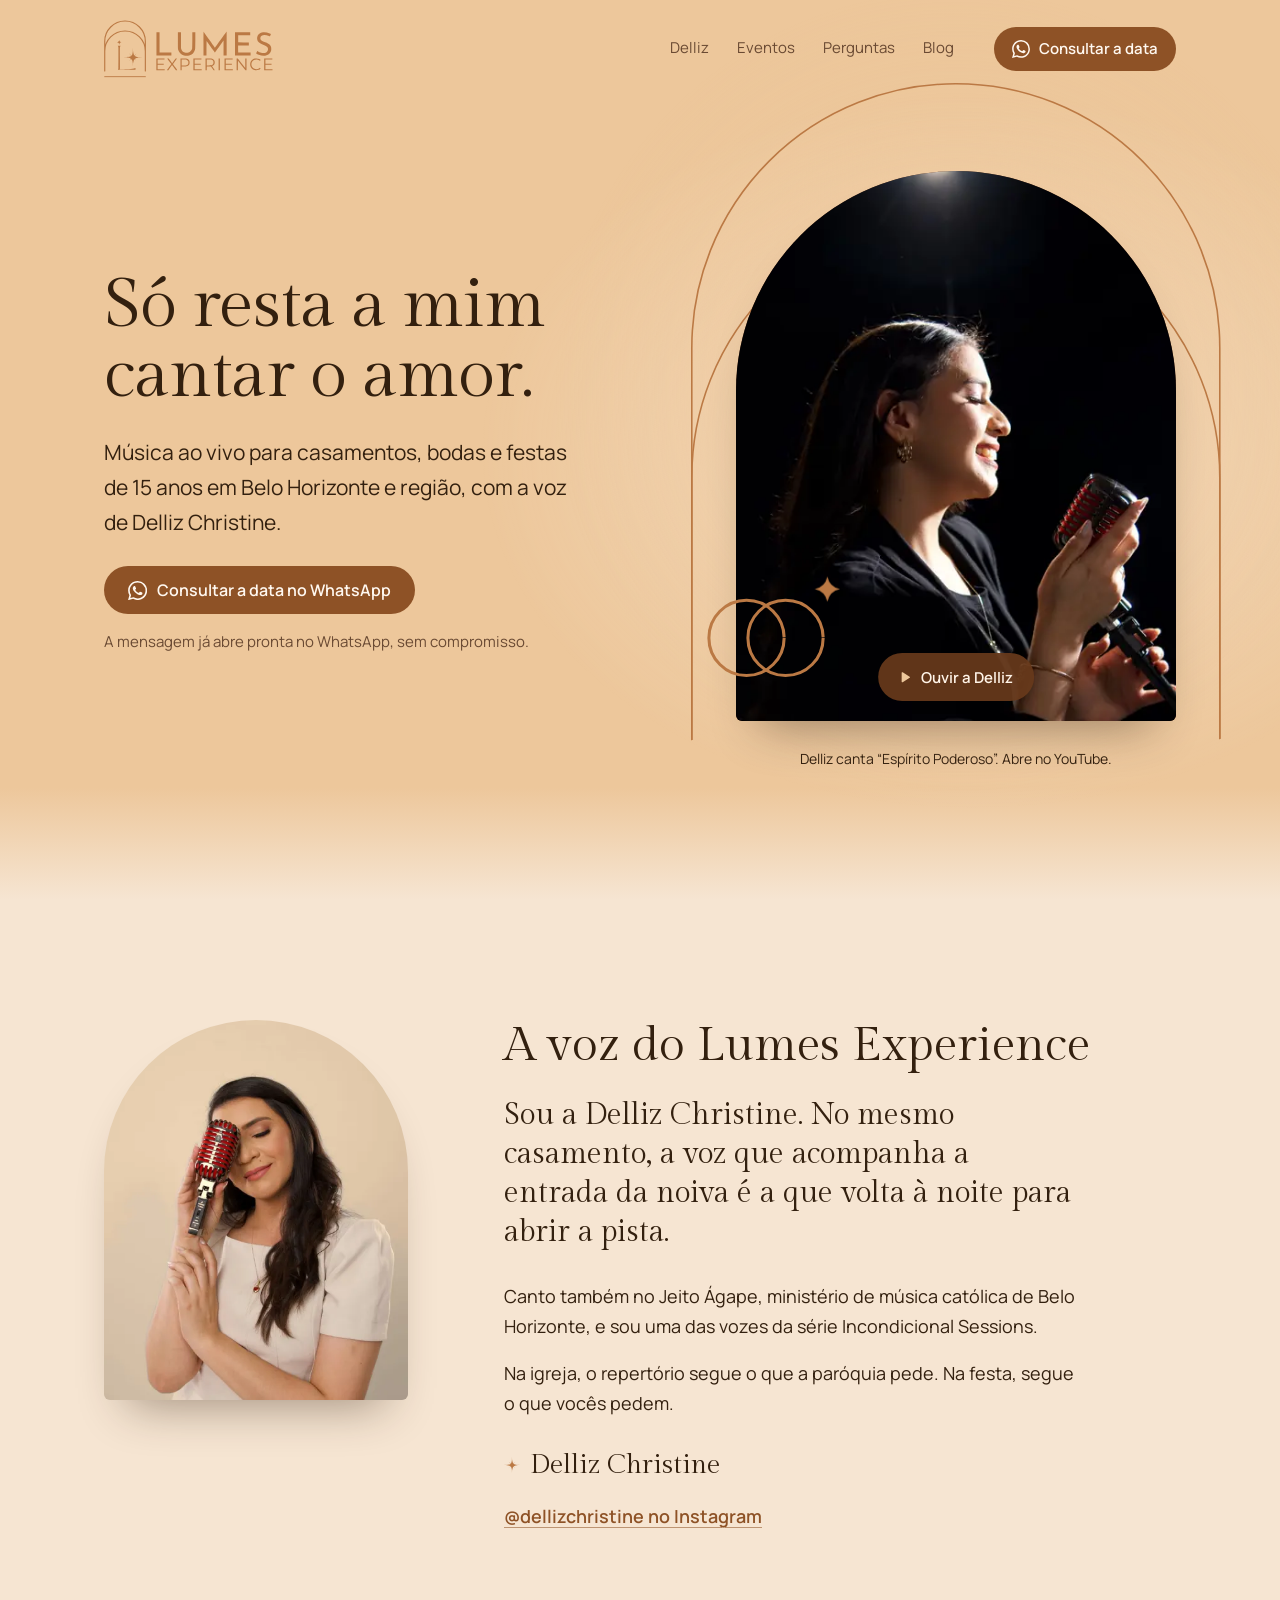
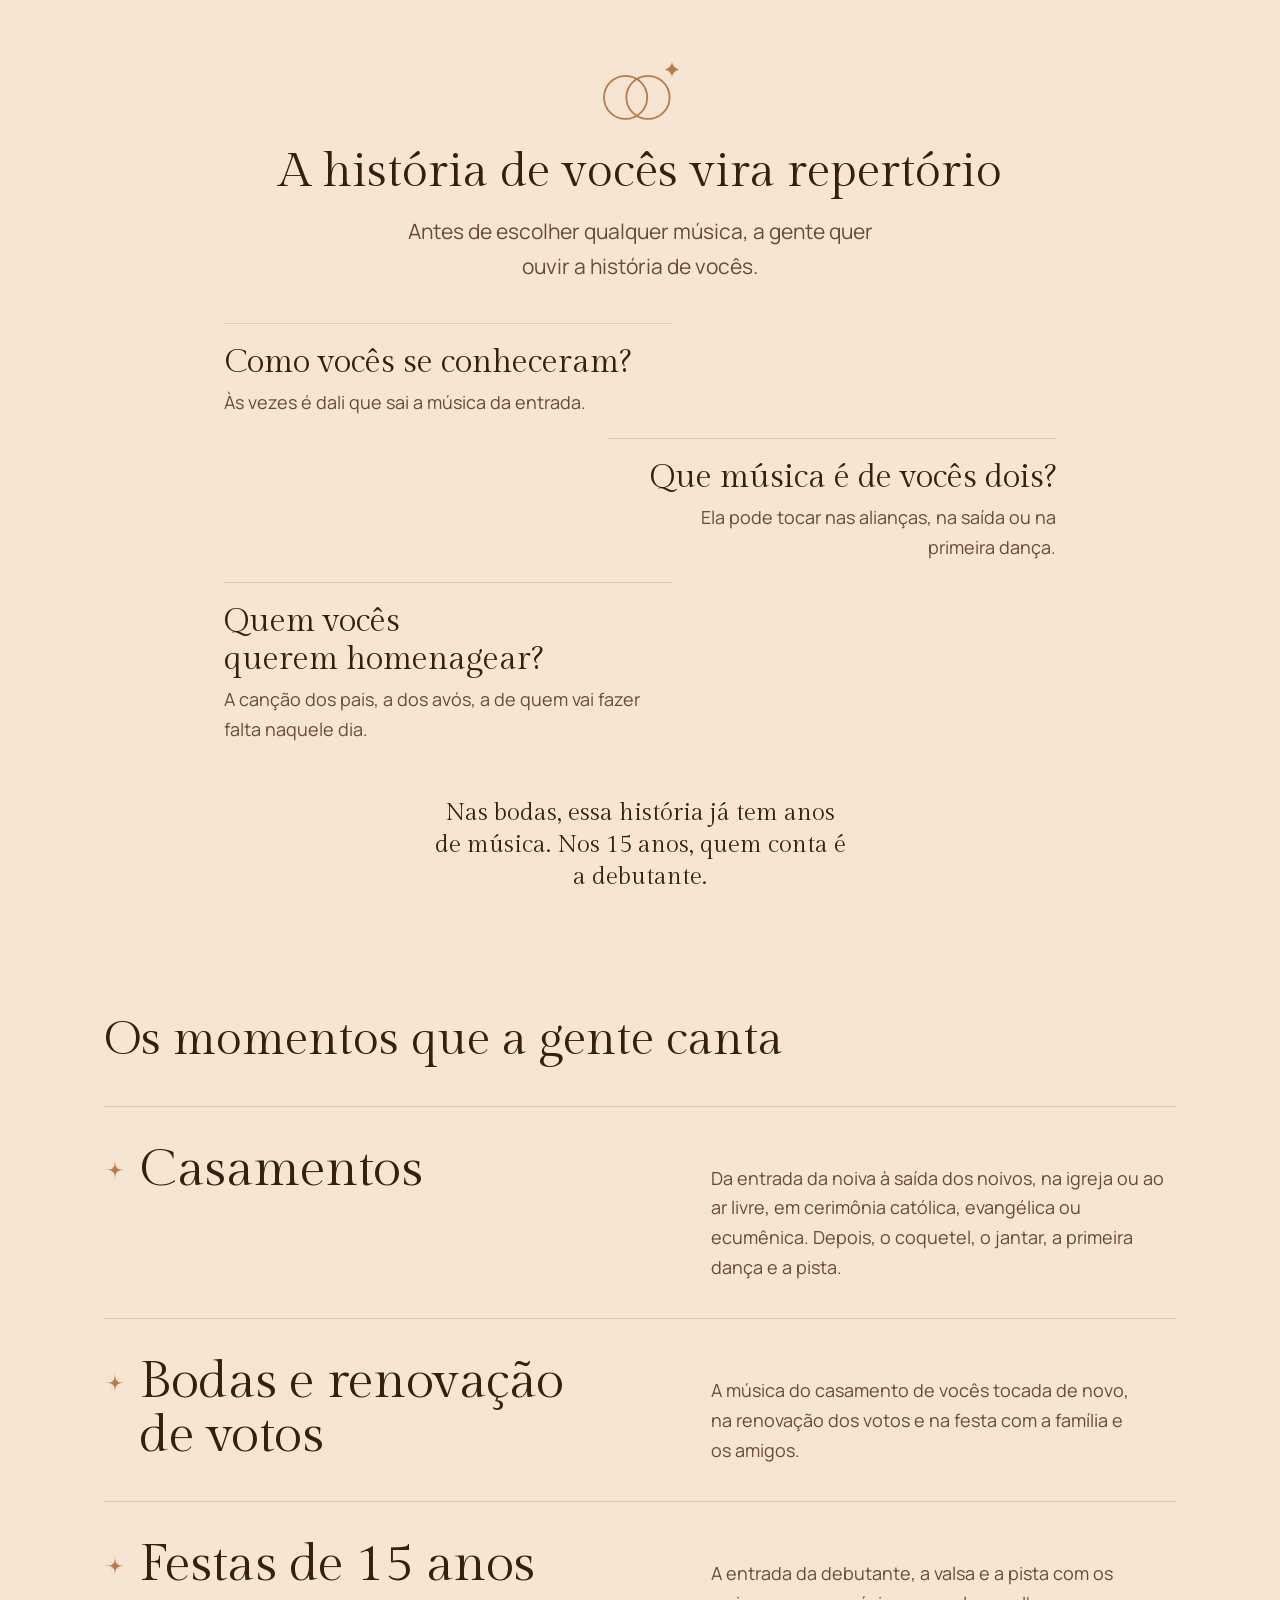
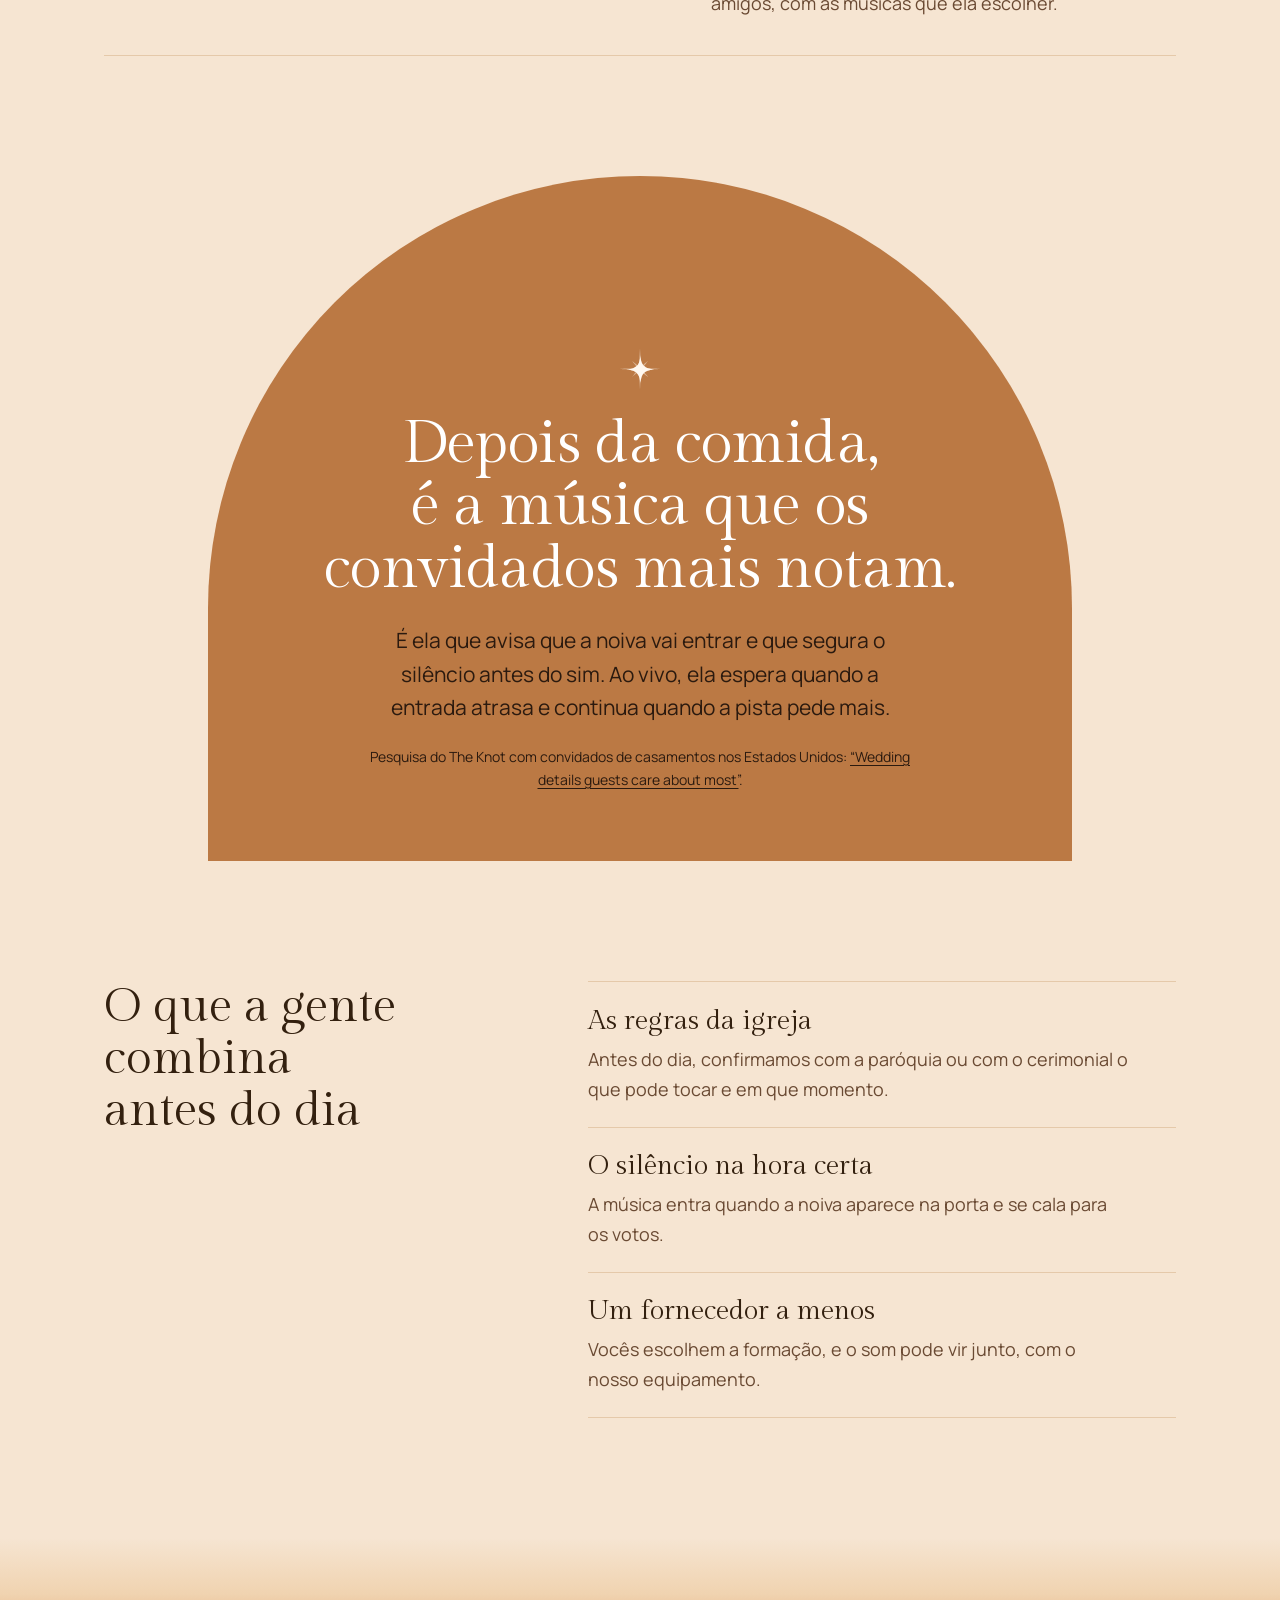
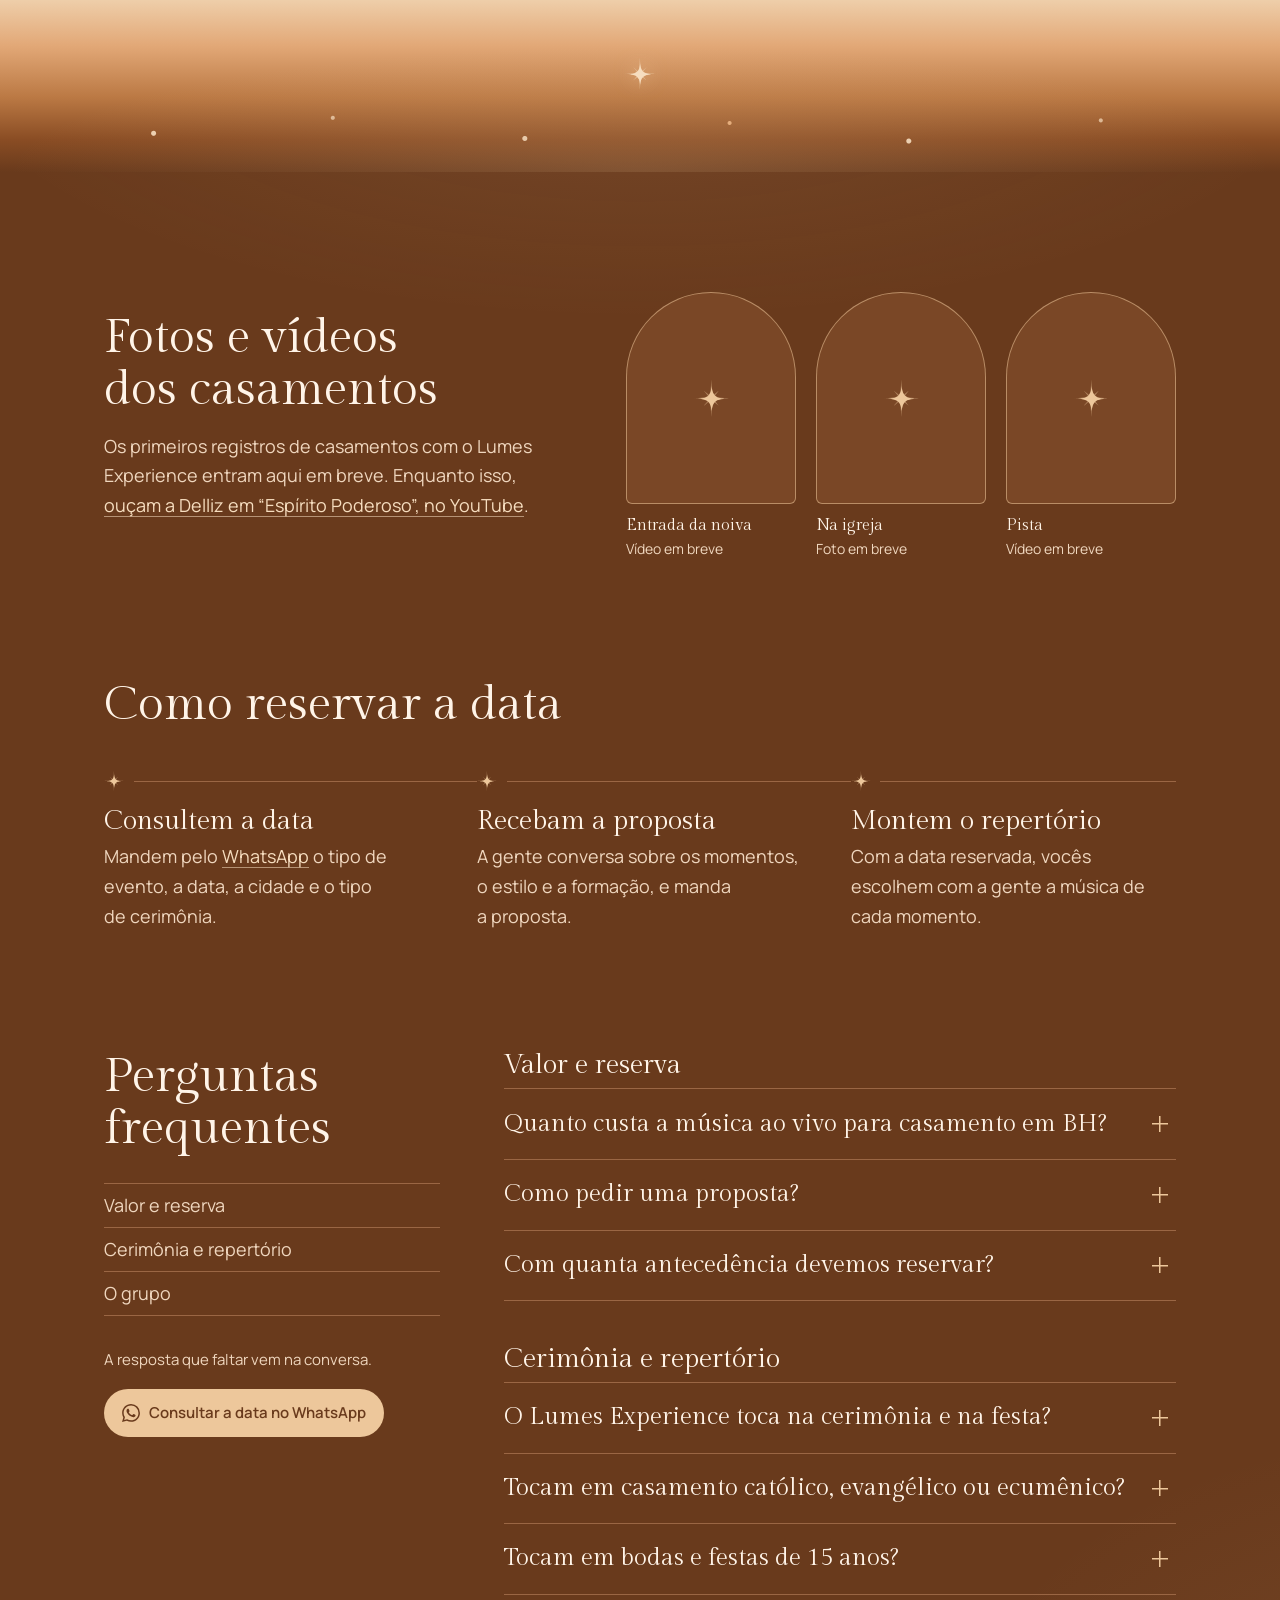
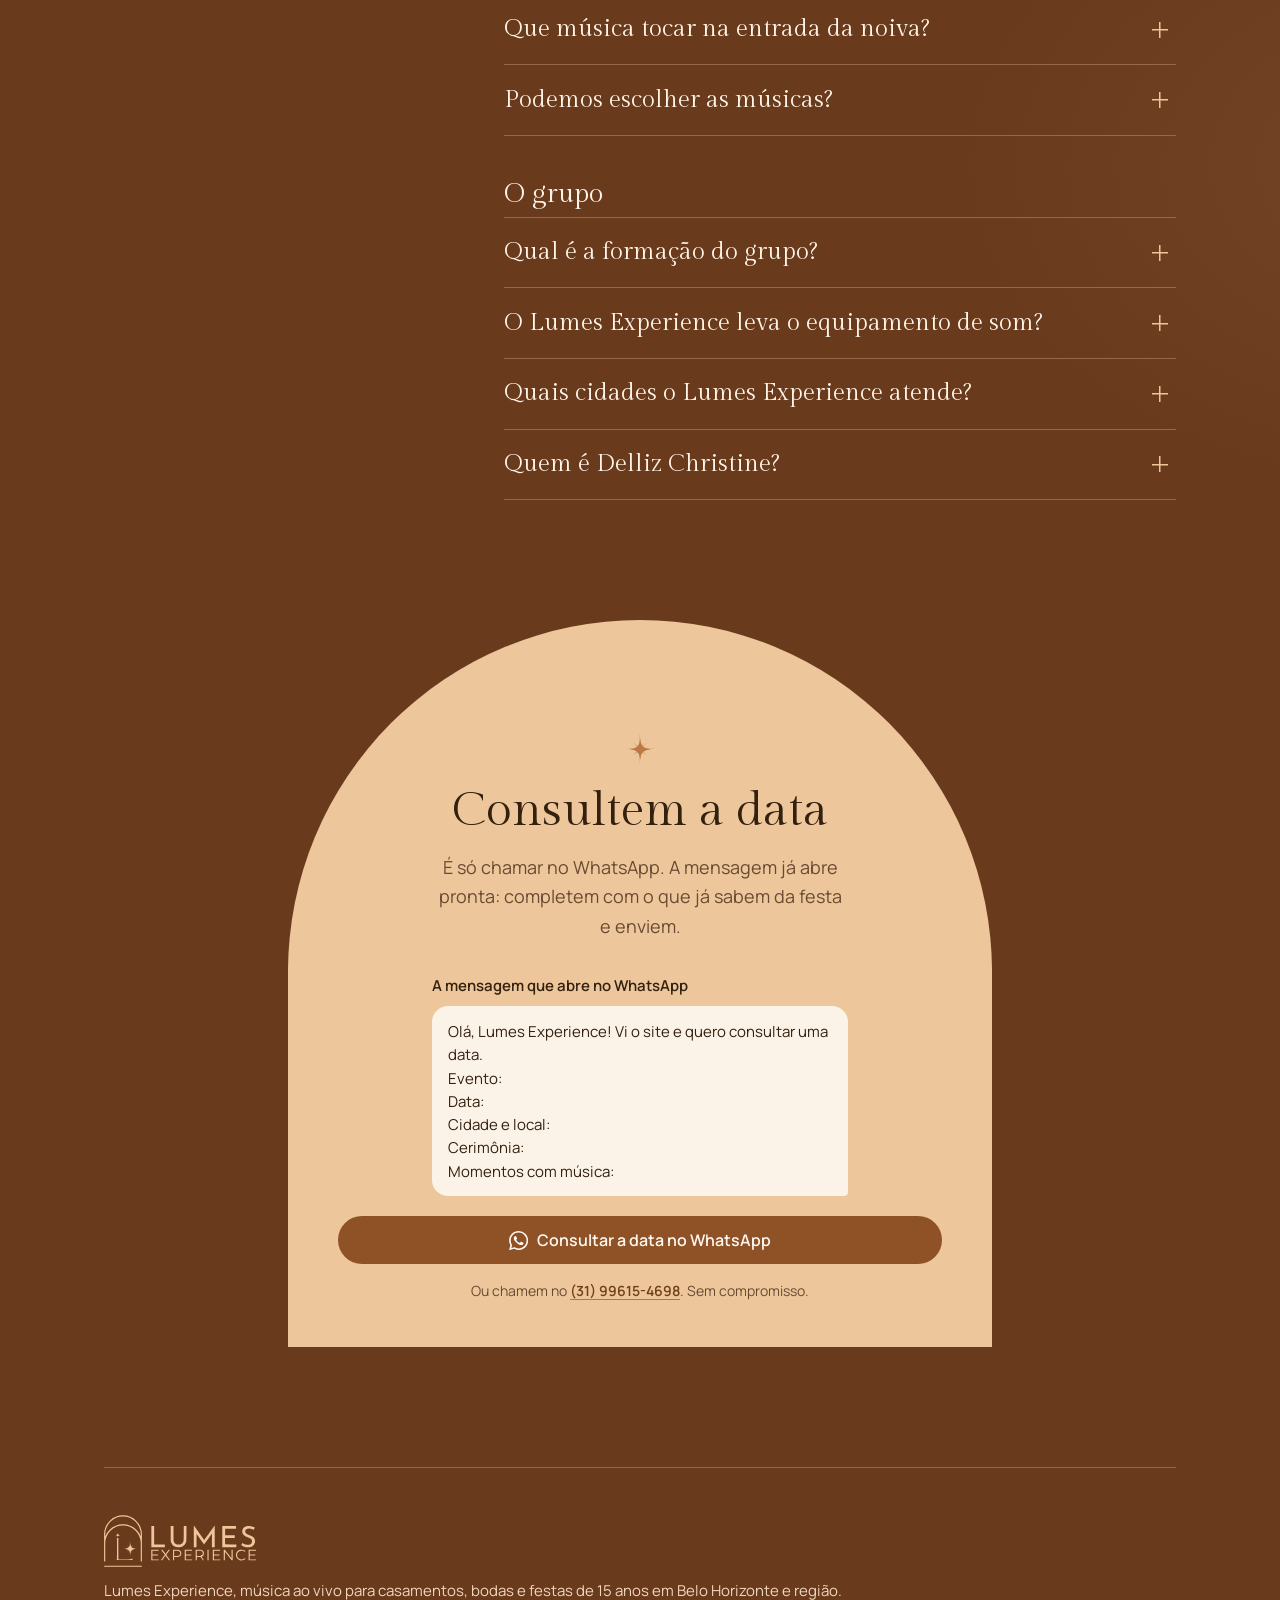
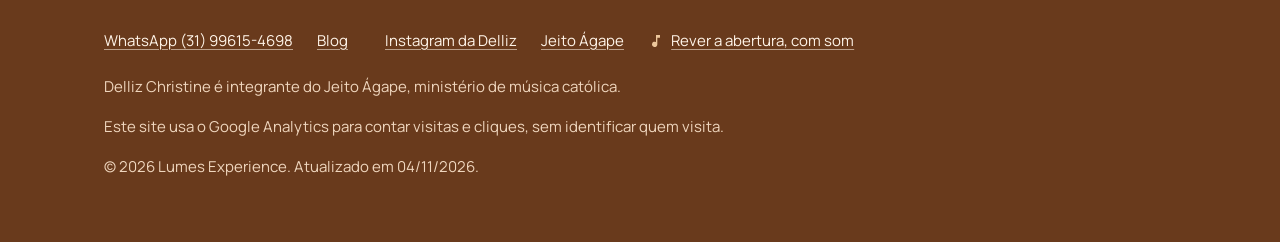
<file: index.html>
<!doctype html>
<html lang="pt-BR">
<head>
  <meta charset="utf-8">
  <meta name="viewport" content="width=device-width, initial-scale=1, viewport-fit=cover">
  <title>Música ao vivo para casamento em BH | Lumes Experience</title>
  <meta name="description" content="Música ao vivo para casamentos, bodas e festas de 15 anos em BH e região, com a voz de Delliz Christine. Consultem a data pelo WhatsApp.">
  <meta name="robots" content="index, follow, max-image-preview:large">
  <link rel="canonical" href="https://lumesexperience.com.br/">
  <!-- Search Console (conta da agência, propriedade https://lumesexperience.com.br/) -->
  <meta name="google-site-verification" content="xeOI9ge5e6MwnwOMTQsAS7XQJj7SrNMpv2Z-0E_hVLI">

  <meta property="og:type" content="website">
  <meta property="og:locale" content="pt_BR">
  <meta property="og:site_name" content="Lumes Experience">
  <meta property="og:title" content="Lumes Experience: só resta a mim cantar o amor">
  <meta property="og:description" content="Música ao vivo para casamentos, bodas e festas de 15 anos em BH e região, com a voz de Delliz Christine. Consultem a data pelo WhatsApp.">
  <meta property="og:url" content="https://lumesexperience.com.br/">
  <meta property="og:image" content="https://lumesexperience.com.br/assets/img/og-lumes.jpg">
  <meta property="og:image:width" content="1200">
  <meta property="og:image:height" content="630">
  <meta property="og:image:alt" content="Delliz Christine canta ao microfone, dentro dos dois arcos da Lumes Experience: música ao vivo para casamentos em BH">
  <meta name="twitter:card" content="summary_large_image">
  <meta name="theme-color" content="#F6E5D2">
  <!-- O dia e a noite são a direção de arte: o escurecimento automático do navegador apagaria a passagem. -->
  <meta name="color-scheme" content="only light">

  <link rel="icon" href="assets/img/favicon.svg" type="image/svg+xml">
  <link rel="icon" href="assets/img/favicon-48.png" sizes="48x48" type="image/png">
  <link rel="apple-touch-icon" href="assets/img/apple-touch-icon.png">

  <!-- A abertura animada roda sozinha uma vez a cada 30 dias (localStorage), e nunca com "reduzir movimento"
       nem quando a página abre numa âncora (#perguntas, por exemplo). Decidido aqui, antes da primeira pintura.
       Para revisar, ?abertura no endereço força a abertura a cada carregamento. -->
  <script>
    document.documentElement.classList.add('js');
    try {
      const busca = new URLSearchParams(location.search);
      if (busca.has('previa')) document.documentElement.classList.add('previa');
      const forcar = busca.has('abertura');
      let vista = 0;
      try { vista = Number(localStorage.getItem('abertura-vista')) || 0; } catch (e) {}
      const recente = Date.now() - vista < 30 * 24 * 60 * 60 * 1000;
      if ((forcar || (!recente && !location.hash)) && !matchMedia('(prefers-reduced-motion: reduce)').matches) {
        document.documentElement.classList.add('com-abertura');
      }
    } catch (e) {}
  </script>

  <link rel="preload" href="assets/fonts/gilda-display.woff2" as="font" type="font/woff2" crossorigin>
  <link rel="preload" href="assets/fonts/manrope.woff2" as="font" type="font/woff2" crossorigin>

  <!-- Todo fato aqui precisa estar escrito, igual, no texto visível da página (regra do Google). -->
  <script type="application/ld+json">
  {
    "@context": "https://schema.org",
    "@graph": [
      {
        "@type": "WebSite",
        "@id": "https://lumesexperience.com.br/#website",
        "url": "https://lumesexperience.com.br/",
        "name": "Lumes Experience",
        "inLanguage": "pt-BR",
        "publisher": {
          "@id": "https://lumesexperience.com.br/#lumes"
        }
      },
      {
        "@type": "WebPage",
        "@id": "https://lumesexperience.com.br/#webpage",
        "url": "https://lumesexperience.com.br/",
        "name": "Música ao vivo para casamento em BH | Lumes Experience",
        "description": "Música ao vivo para casamentos, bodas e festas de 15 anos em BH e região, com a voz de Delliz Christine. Consultem a data pelo WhatsApp.",
        "isPartOf": {
          "@id": "https://lumesexperience.com.br/#website"
        },
        "about": {
          "@id": "https://lumesexperience.com.br/#lumes"
        },
        "datePublished": "2026-10-20",
        "dateModified": "2026-11-04",
        "inLanguage": "pt-BR"
      },
      {
        "@type": [
          "MusicGroup",
          "LocalBusiness"
        ],
        "@id": "https://lumesexperience.com.br/#lumes",
        "name": "Lumes Experience",
        "url": "https://lumesexperience.com.br/",
        "description": "Música ao vivo para casamentos, bodas e festas de 15 anos em Belo Horizonte e região, com a voz de Delliz Christine. Toca na cerimônia (católica, evangélica ou ecumênica, na igreja ou ao ar livre) e na festa: coquetel, jantar, primeira dança e pista.",
        "logo": "https://lumesexperience.com.br/assets/img/icon-512.png",
        "image": "https://lumesexperience.com.br/assets/img/og-lumes.jpg",
        "telephone": "+5531996154698",
        "address": {
          "@type": "PostalAddress",
          "addressLocality": "Belo Horizonte",
          "addressRegion": "MG",
          "addressCountry": "BR"
        },
        "areaServed": [
          {
            "@type": "AdministrativeArea",
            "name": "Região Metropolitana de Belo Horizonte"
          },
          {
            "@type": "City",
            "name": "Belo Horizonte"
          },
          {
            "@type": "City",
            "name": "Contagem"
          },
          {
            "@type": "City",
            "name": "Betim"
          },
          {
            "@type": "City",
            "name": "Nova Lima"
          },
          {
            "@type": "City",
            "name": "Lagoa Santa"
          },
          {
            "@type": "City",
            "name": "Sabará"
          },
          {
            "@type": "City",
            "name": "Santa Luzia"
          },
          {
            "@type": "City",
            "name": "Brumadinho"
          }
        ],
        "member": {
          "@id": "https://lumesexperience.com.br/#delliz"
        },
        "contactPoint": {
          "@type": "ContactPoint",
          "contactType": "reservas",
          "telephone": "+5531996154698",
          "url": "https://wa.me/5531996154698",
          "availableLanguage": "pt-BR"
        },
        "makesOffer": [
          {
            "@type": "Offer",
            "itemOffered": {
              "@id": "https://lumesexperience.com.br/#cerimonia"
            }
          },
          {
            "@type": "Offer",
            "itemOffered": {
              "@id": "https://lumesexperience.com.br/#festa"
            }
          },
          {
            "@type": "Offer",
            "itemOffered": {
              "@id": "https://lumesexperience.com.br/#bodas"
            }
          },
          {
            "@type": "Offer",
            "itemOffered": {
              "@id": "https://lumesexperience.com.br/#quinze-anos"
            }
          }
        ]
      },
      {
        "@type": "Person",
        "@id": "https://lumesexperience.com.br/#delliz",
        "name": "Delliz Christine",
        "jobTitle": "Cantora",
        "description": "Cantora à frente do Lumes Experience. Integra o Jeito Ágape, ministério de música católica de Belo Horizonte, e é uma das vozes da série Incondicional Sessions.",
        "image": "https://lumesexperience.com.br/assets/img/delliz-christine-cantando-720.jpg",
        "sameAs": [
          "https://www.instagram.com/dellizchristine/"
        ],
        "memberOf": [
          {
            "@id": "https://lumesexperience.com.br/#lumes"
          },
          {
            "@type": "MusicGroup",
            "@id": "https://jeitoagape.com.br/#musicgroup",
            "name": "Jeito Ágape",
            "url": "https://jeitoagape.com.br/"
          }
        ]
      },
      {
        "@type": "Service",
        "@id": "https://lumesexperience.com.br/#cerimonia",
        "name": "Música ao vivo para cerimônia de casamento",
        "serviceType": "Música para cerimônia de casamento",
        "description": "Da entrada da noiva à saída dos noivos, na igreja ou ao ar livre, em cerimônia católica, evangélica ou ecumênica.",
        "provider": {
          "@id": "https://lumesexperience.com.br/#lumes"
        },
        "areaServed": {
          "@type": "AdministrativeArea",
          "name": "Região Metropolitana de Belo Horizonte"
        }
      },
      {
        "@type": "Service",
        "@id": "https://lumesexperience.com.br/#festa",
        "name": "Música ao vivo para festa de casamento",
        "serviceType": "Música para festa de casamento",
        "description": "O coquetel, o jantar, a primeira dança e a pista, com a formação escolhida pelo casal e equipamento de som próprio, que pode ser alugado junto com a música.",
        "provider": {
          "@id": "https://lumesexperience.com.br/#lumes"
        },
        "areaServed": {
          "@type": "AdministrativeArea",
          "name": "Região Metropolitana de Belo Horizonte"
        }
      },
      {
        "@type": "Service",
        "@id": "https://lumesexperience.com.br/#bodas",
        "name": "Música ao vivo para bodas e renovação de votos",
        "serviceType": "Música para bodas e renovação de votos",
        "description": "A música do casamento tocada de novo, na renovação dos votos e na festa com a família e os amigos.",
        "provider": {
          "@id": "https://lumesexperience.com.br/#lumes"
        },
        "areaServed": {
          "@type": "AdministrativeArea",
          "name": "Região Metropolitana de Belo Horizonte"
        }
      },
      {
        "@type": "Service",
        "@id": "https://lumesexperience.com.br/#quinze-anos",
        "name": "Música ao vivo para festas de 15 anos",
        "serviceType": "Música para festa de 15 anos",
        "description": "A entrada da debutante, a valsa e a pista com os amigos, com as músicas que ela escolher.",
        "provider": {
          "@id": "https://lumesexperience.com.br/#lumes"
        },
        "areaServed": {
          "@type": "AdministrativeArea",
          "name": "Região Metropolitana de Belo Horizonte"
        }
      },
      {
        "@type": "FAQPage",
        "@id": "https://lumesexperience.com.br/#perguntas",
        "isPartOf": {
          "@id": "https://lumesexperience.com.br/#webpage"
        },
        "mainEntity": [
          {
            "@type": "Question",
            "name": "Quanto custa a música ao vivo para casamento em BH?",
            "acceptedAnswer": {
              "@type": "Answer",
              "text": "O valor do Lumes Experience é sob consulta, porque depende da data, do local, dos momentos com música (cerimônia, coquetel, jantar e pista), da duração e da formação. Mandem esses dados pelo WhatsApp e enviamos uma proposta, sem compromisso."
            }
          },
          {
            "@type": "Question",
            "name": "Como pedir uma proposta?",
            "acceptedAnswer": {
              "@type": "Answer",
              "text": "Pelo WhatsApp do Lumes Experience, no (31) 99615-4698. Mandem o tipo de evento, a data, a cidade e o local, o tipo de cerimônia e os momentos em que querem música. O botão do WhatsApp nesta página já abre a mensagem pronta para vocês completarem."
            }
          },
          {
            "@type": "Question",
            "name": "Com quanta antecedência devemos reservar?",
            "acceptedAnswer": {
              "@type": "Answer",
              "text": "Assim que tiverem a data e o local. A data só fica garantida depois da reserva, então quanto antes vocês consultarem, maior a chance de ela estar livre."
            }
          },
          {
            "@type": "Question",
            "name": "O Lumes Experience toca na cerimônia e na festa?",
            "acceptedAnswer": {
              "@type": "Answer",
              "text": "Sim. Tocamos na cerimônia e na festa: coquetel, jantar, primeira dança e pista. Vocês escolhem os momentos com música, e a proposta acompanha essa escolha."
            }
          },
          {
            "@type": "Question",
            "name": "Tocam em casamento católico, evangélico ou ecumênico?",
            "acceptedAnswer": {
              "@type": "Answer",
              "text": "Sim. Tocamos em cerimônias católicas, evangélicas e ecumênicas, na igreja ou ao ar livre. Algumas igrejas permitem só música religiosa na cerimônia ou têm uma lista própria. Vale confirmar as orientações da igreja de vocês, e o repertório segue essas regras."
            }
          },
          {
            "@type": "Question",
            "name": "Tocam em bodas e festas de 15 anos?",
            "acceptedAnswer": {
              "@type": "Answer",
              "text": "Sim. Além de casamentos, fazemos bodas e renovação de votos e festas de 15 anos, na cerimônia e na festa."
            }
          },
          {
            "@type": "Question",
            "name": "Que música tocar na entrada da noiva?",
            "acceptedAnswer": {
              "@type": "Answer",
              "text": "Não existe uma música obrigatória: a escolha depende do rito e do estilo do casal. Entre os clássicos mais pedidos estão a Marcha Nupcial de Wagner, o Cânon em Ré de Pachelbel e a Ave Maria. A marcha de Mendelssohn costuma ficar para a saída dos noivos. Muitos casais preferem uma canção que tenha significado para os dois. Na igreja, confirmem antes se a música escolhida é permitida."
            }
          },
          {
            "@type": "Question",
            "name": "Podemos escolher as músicas?",
            "acceptedAnswer": {
              "@type": "Answer",
              "text": "Sim. O repertório é escolhido com vocês, momento a momento. Se quiserem uma música que não está no repertório, peçam com antecedência para avaliarmos o arranjo."
            }
          },
          {
            "@type": "Question",
            "name": "Qual é a formação do grupo?",
            "acceptedAnswer": {
              "@type": "Answer",
              "text": "Vocês escolhem. A formação é montada para cada evento, de acordo com o estilo e o orçamento de vocês: mais enxuta, para uma cerimônia intimista, ou mais completa, para encher a pista."
            }
          },
          {
            "@type": "Question",
            "name": "O Lumes Experience leva o equipamento de som?",
            "acceptedAnswer": {
              "@type": "Answer",
              "text": "Sim. Temos equipamento de som próprio, que pode ser alugado junto com a música. Se o local já tiver som, avisem na mensagem para combinarmos o que for melhor para o espaço."
            }
          },
          {
            "@type": "Question",
            "name": "Quais cidades o Lumes Experience atende?",
            "acceptedAnswer": {
              "@type": "Answer",
              "text": "Belo Horizonte e a região metropolitana, como Contagem, Betim, Nova Lima, Lagoa Santa, Sabará, Santa Luzia e Brumadinho. Para eventos em outras cidades, consultem pelo WhatsApp."
            }
          },
          {
            "@type": "Question",
            "name": "Quem é Delliz Christine?",
            "acceptedAnswer": {
              "@type": "Answer",
              "text": "Delliz Christine é a cantora à frente do Lumes Experience. Ela integra o Jeito Ágape, ministério de música católica de Belo Horizonte, e é uma das vozes da série Incondicional Sessions."
            }
          }
        ]
      }
    ]
  }
  </script>

  <style>
    /* Títulos em Gilda Display (escolha do dono, 04/11/2026, entre Bodoni leve, Cormorant, Gilda e Marcellus).
       Ela só tem o peso 400 e o "1" com bandeira; o blog continua em Bodoni Moda. */
    @font-face {
      font-family: "Gilda Display";
      src: url("assets/fonts/gilda-display.woff2") format("woff2");
      font-weight: 400;
      font-style: normal;
      font-display: swap;
    }
    @font-face {
      font-family: "Manrope";
      src: url("assets/fonts/manrope.woff2") format("woff2");
      font-weight: 400 700;
      font-style: normal;
      font-display: swap;
    }

    /* Fontes do sistema com a largura ajustada à fonte da página: se ela chegar tarde, as linhas quebram no mesmo
       lugar e nada pula (medido em 04/11/2026: a Gilda tem 100,9% da Georgia e 110,5% da Times). */
    @font-face { font-family: "Gilda reserva"; src: local("Noto Serif"), local("NotoSerif-Regular"); size-adjust: 92.9%; }
    @font-face { font-family: "Gilda reserva Georgia"; src: local("Georgia"); size-adjust: 100.9%; }
    @font-face { font-family: "Gilda reserva Times"; src: local("Times New Roman"), local("TimesNewRomanPSMT"), local("Liberation Serif"); size-adjust: 110.5%; }
    @font-face { font-family: "Manrope reserva"; src: local("Roboto"), local("Roboto-Regular"); size-adjust: 102.5%; }
    @font-face { font-family: "Manrope reserva Arial"; src: local("Arial"), local("ArialMT"), local("Helvetica"), local("Liberation Sans"); size-adjust: 103.3%; }

    /* Identidade Lumes Experience: terracota (#bb7944) e pêssego (#edc79b). Dia = cerimônia, em pêssego claro.
       Noite = festa, em terracota fechado (a identidade não tem preto), com a luz pêssego. O terracota da marca
       fica no logo, nos ornamentos e em campos com título grande; ação e texto usam o terracota fechado. */
    :root {
      --dia: #F6E5D2;
      --dia-2: #FCF3E8;
      --dia-linha: #E5C9AA;
      --pessego: #EDC79B;
      --tinta: #33200F;
      --tinta-suave: #6A4A33;
      --tinta-funda: #2B1A0F;
      --terracota-marca: #BB7944;
      --terracota: #8E5226;
      --terracota-funda: #6F3E1B;
      --sobre-terracota: #FFF8F0;
      --branco: #FFFFFF;
      --lume: #BB7944;
      --foco: #8E5226;

      --noite: #693A1C;
      --noite-2: #7A4726;
      --noite-linha: #9A6644;
      --noite-campo: #D1A47F;
      --noite-dica: #E3C4A6;
      --luz: #EDC79B;
      --luz-clara: #F6DDBF;
      --noite-foco: #F4BE8C;
      --noite-texto: #FFF4E8;
      --noite-suave: #EFD6BE;
      --noite-resposta: #F7E6D4;

      /* Textura de luz: o sol baixo no dia e as luzes acesas na noite. Posições em rem a partir do topo,
         para valer em blocos de qualquer altura. */
      --textura-dia:
        radial-gradient(58rem 32rem at calc(100% + 6rem) -7rem, rgb(237 199 155 / 0.62), transparent 70%),
        radial-gradient(40rem 26rem at -12rem 30rem, rgb(187 121 68 / 0.12), transparent 70%);
      --textura-noite:
        radial-gradient(64rem 26rem at 50% -9rem, rgb(237 199 155 / 0.1), transparent 70%),
        radial-gradient(44rem 30rem at calc(100% + 10rem) 55%, rgb(237 199 155 / 0.08), transparent 70%);

      /* O pôr do sol entre a cerimônia e a festa: do pêssego ao terracota da marca e à noite terracota.
         Embaixo, as primeiras luzes acesas. */
      --anoitecer: linear-gradient(to bottom, var(--dia) 0%, #F0D3B0 24%, #E2A877 46%, #BB7944 68%, #8A4D24 86%, var(--noite) 100%);
      --luzes-do-anoitecer:
        radial-gradient(circle at 12% 70%, color-mix(in srgb, var(--luz-clara) 90%, transparent) 0 2px, transparent 3px),
        radial-gradient(circle at 26% 58%, color-mix(in srgb, var(--luz-clara) 70%, transparent) 0 1.5px, transparent 2.5px),
        radial-gradient(circle at 41% 74%, color-mix(in srgb, var(--luz-clara) 85%, transparent) 0 2px, transparent 3px),
        radial-gradient(circle at 57% 62%, color-mix(in srgb, var(--noite-foco) 80%, transparent) 0 1.5px, transparent 2.5px),
        radial-gradient(circle at 71% 76%, color-mix(in srgb, var(--luz-clara) 90%, transparent) 0 2px, transparent 3px),
        radial-gradient(circle at 86% 60%, color-mix(in srgb, var(--luz-clara) 70%, transparent) 0 1.5px, transparent 2.5px),
        radial-gradient(ellipse at 50% 100%, color-mix(in srgb, var(--luz) 18%, transparent), transparent 70%);

      --serif: "Gilda Display", "Gilda reserva", "Gilda reserva Georgia", "Gilda reserva Times", serif;
      --peso-titulo: 400;
      --sans: "Manrope", "Manrope reserva", "Manrope reserva Arial", sans-serif;

      --largura: 72rem;
      --leitura: 42rem;
      --margem: clamp(1rem, 4vw, 2.5rem);
      --secao: clamp(4rem, 3rem + 6vw, 7.5rem);
    }

    *, *::before, *::after { box-sizing: border-box; }


    /* O que o navegador desenha sozinho também segue a marca: barra de rolagem, toque, seleção, cursor. */
    html {
      -webkit-text-size-adjust: 100%;
      -webkit-tap-highlight-color: color-mix(in srgb, var(--terracota-marca) 22%, transparent);
      scroll-behavior: smooth;
      scroll-padding-top: 1rem;
      scrollbar-color: var(--terracota-marca) var(--dia);
      accent-color: var(--terracota);
    }

    /* A barra fixa do WhatsApp não pode cobrir o item focado pelo teclado (WCAG 2.4.11). */
    @media (max-width: 55.99rem) {
      html { scroll-padding-bottom: 7rem; }
    }

    body {
      margin: 0;
      background-color: var(--dia);
      background-image: var(--textura-dia);
      color: var(--tinta);
      font: 400 1.0625rem/1.65 var(--sans);
      color-scheme: light;
    }

    @media (min-width: 64rem) {
      body { font-size: 1.125rem; }
    }

    ::selection { background: color-mix(in srgb, var(--luz) 70%, transparent); color: var(--tinta-funda); }
    .noite ::selection, .porta ::selection { background: var(--luz-clara); color: var(--tinta-funda); }

    img, video { display: block; max-width: 100%; height: auto; }

    a {
      color: inherit;
      text-decoration-color: color-mix(in srgb, currentColor 55%, transparent);
      text-decoration-thickness: 1px;
      text-underline-offset: 0.22em;
      transition: text-decoration-color 0.2s;
    }
    a:hover { text-decoration-color: currentColor; }
    label, select, summary, button { cursor: pointer; }

    h1, h2, h3 {
      margin: 0;
      font-family: var(--serif);
      font-weight: var(--peso-titulo, 500);
      line-height: 1.08;
      text-wrap: balance;
      overflow-wrap: break-word;
      font-variant-numeric: lining-nums;
      font-synthesis: none;
    }

    /* O tamanho óptico (opsz) só vale para fontes variáveis; a Gilda o ignora, e a regra fica para o caso de voltar ao Bodoni. */
    h1, h2, h3, .marca, .compromisso__nome, .depoimento blockquote, .pergunta summary, .amostra figcaption, .assinatura-voz {
      font-variation-settings: "opsz" var(--opsz, 24);
    }
    h3, .compromisso__nome, .pergunta summary, .amostra figcaption, .assinatura-voz { --opsz: 14; }
    .marca { --opsz: 18; }

    h2 { font-size: clamp(2rem, 1.5rem + 2.2vw, 3rem); }

    p, li, dd, figcaption { text-wrap: pretty; }
    p { margin: 0 0 1em; }

    /* Texto corrido justificado só nas colunas largas, no computador (pedido do dono, ajustado na revisão
       impeccable de 03/11/2026). No celular e nas colunas estreitas a justificação abre buracos entre as
       palavras, então o texto fica alinhado à esquerda. A hifenização só quebra palavras de 11 letras ou
       mais: nomes como Delliz, Christine, Experience e Horizonte nunca são partidos. */
    @media (min-width: 64rem) {
      .pergunta__resposta p {
        text-align: justify;
        -webkit-hyphens: auto;
        hyphens: auto;
        hyphenate-limit-chars: 11 4 4;
      }
    }

    :focus-visible { outline: 3px solid var(--foco); outline-offset: 3px; }

    .icones { position: absolute; }

    .pular {
      position: absolute;
      left: 1rem;
      top: 1rem;
      z-index: 30;
      padding: 0.75rem 1rem;
      background: var(--tinta);
      color: var(--dia);
      translate: 0 -300%;
    }
    .pular:focus { translate: none; }

    .conteudo {
      max-width: var(--largura);
      margin-inline: auto;
      padding-inline: var(--margem);
    }

    .secao { padding-block: var(--secao); }
    .secao--seguida { padding-top: 0; }

    .duas-colunas { display: grid; grid-template-columns: minmax(0, 1fr); gap: 2rem; }

    @media (min-width: 56rem) {
      .duas-colunas {
        grid-template-columns: minmax(0, 1fr) minmax(0, 2fr);
        gap: 4rem;
      }
    }

    /* Botões: terracota sobre o dia, pêssego sobre a noite. Isolamento de cor > "cor que converte". */
    .botao {
      display: inline-flex;
      align-items: center;
      justify-content: center;
      gap: 0.6rem;
      min-height: 3rem;
      padding: 0.8rem 1.5rem;
      border: 0;
      border-radius: 999px;
      background: var(--terracota);
      color: var(--sobre-terracota);
      font: 600 1rem/1.2 var(--sans);
      text-align: center;
      text-decoration: none;
      cursor: pointer;
      transition: background-color 0.2s;
    }
    .botao:hover { background: var(--terracota-funda); }
    .botao svg { width: 1.2em; height: 1.2em; flex: none; fill: currentColor; }

    .botao--luz { background: var(--luz); color: var(--noite); }
    .botao--luz:hover { background: var(--luz-clara); }

    .botao--compacto { min-height: 2.75rem; padding: 0.55rem 1.1rem; font-size: 0.9375rem; }

    @media (max-width: 23.49rem) {
      .botao { padding-inline: 1rem; font-size: 0.9375rem; }
    }

    /* ---------- Topo ----------
       No celular, só o logo e três links: o botão do WhatsApp já está na primeira dobra e, depois dela, na barra
       fixa. No computador entram o quarto link e o botão compacto. */
    .topo {
      position: relative;
      z-index: 2;
      display: flex;
      align-items: center;
      justify-content: space-between;
      gap: 1rem;
      padding-block: 1rem;
    }

    /* A sub-marca da identidade (símbolo + LUMES EXPERIENCE), em terracota da marca: logotipo não entra na regra de contraste. */
    .marca {
      display: inline-flex;
      flex: none;
      align-items: center;
      min-height: 2.75rem;
      color: var(--terracota-marca);
      text-decoration: none;
    }
    .marca svg { display: block; width: auto; height: 2.35rem; aspect-ratio: 1745 / 594; }

    .topo__nav { display: flex; gap: 1.1rem; margin-left: auto; }
    .topo__nav a {
      display: inline-flex;
      align-items: center;
      min-height: 2.75rem;
      color: var(--tinta-suave);
      font-size: 0.9375rem;
      text-decoration: none;
    }
    .topo__nav a:hover, .topo__nav a[aria-current] { color: var(--terracota); text-decoration: underline; }
    /* Sobre o pêssego pleno, o terracota fechado cai para 3,9:1: o link ativo usa o terracota mais funda (5,6:1). */
    .topo-faixa .topo__nav a:hover, .topo-faixa .topo__nav a[aria-current] { color: var(--terracota-funda); }
    .topo__nav .so-largo, .topo > .botao { display: none; }

    @media (max-width: 22.49rem) {
      .topo__nav a:nth-child(2) { display: none; }
    }

    @media (min-width: 56rem) {
      .topo { padding-block: 1.25rem; }
      .topo__nav { gap: 1.75rem; margin-right: 1.5rem; }
      .topo__nav .so-largo, .topo > .botao { display: inline-flex; }
    }
    /* No computador o EXPERIENCE do logo passa de 12 px de altura (antes tinha 9,5 px, menor que o menu). */
    @media (min-width: 60rem) {
      .marca svg { height: 3.6rem; }
    }

    /* ---------- Primeira dobra ----------
       O topo ocupa a tela inteira, no pêssego pleno da marca: a mesma cor da abertura animada, então a porta se
       abre para ele sem emenda. Só o essencial: o título, uma frase, o WhatsApp e a Delliz grande dentro dos arcos.
       O resto vem ao rolar. No pé, o pêssego se desfaz no dia. No celular a foto vem primeiro (ouvir antes de ler). */
    .topo-faixa { background: var(--pessego); }

    /* O halo da foto passa das bordas da tela; corta só na horizontal, sem criar rolagem lateral. */
    main { position: relative; overflow-x: clip; }

    .abertura {
      --voz-largura: min(15rem, 58vw);
      background:
        radial-gradient(44rem 32rem at 76% 44%, color-mix(in srgb, var(--sobre-terracota) 40%, transparent), transparent 70%),
        linear-gradient(to bottom, var(--pessego) 0, var(--pessego) calc(100% - 7rem), var(--dia) 100%);
    }

    .abertura__grade {
      display: grid;
      grid-template-columns: minmax(0, 1fr);
      align-content: center;
      gap: clamp(1.25rem, 3svh, 2rem);
      min-height: calc(100svh - 4.75rem);
      padding-block: 1.25rem 3.5rem;
    }
    .abertura .voz-coluna { order: -1; }

    @media (min-width: 60rem) {
      .abertura { --voz-largura: min(30rem, 36vw, calc((100svh - 15rem) / 1.5)); }
      .abertura__grade {
        grid-template-columns: minmax(0, 1fr) var(--voz-largura);
        column-gap: clamp(2.5rem, 1rem + 3vw, 4.5rem);
        align-items: center;
        min-height: calc(100svh - 6.1rem);
        padding-block: 2rem 5.5rem;
      }
      .abertura .voz-coluna { order: 0; }
    }
    /* Os arcos passam 12% da largura da foto para cada lado. Entre 60rem e 80rem a margem da tela não basta
       (a 1024 px o arco de fora ficava a 4 px da borda): a foto anda um pouco para a esquerda. */
    @media (min-width: 60rem) and (max-width: 79.99rem) {
      .abertura .voz { translate: calc(-1 * (var(--voz-largura) * 0.12 + 1rem - var(--margem))) 0; }
    }

    .abertura h1 {
      --opsz: 48;
      max-width: 8.5em;
      font-size: clamp(2.75rem, 1.9rem + 3.6vw, 3.25rem);
      line-height: 1.02;
      letter-spacing: -0.015em;
    }

    @media (min-width: 60rem) {
      .abertura h1 { font-size: clamp(3.75rem, 1.25rem + 3.8vw, 4.75rem); }
    }

    .abertura__lead {
      max-width: 30rem;
      margin-top: 1rem;
      font-size: clamp(1.125rem, 1rem + 0.45vw, 1.3125rem);
    }
    @media (min-width: 60rem) {
      .abertura__lead { margin-top: 1.5rem; }
    }

    .abertura__acoes { margin-top: clamp(1.25rem, 3svh, 2rem); }

    .abertura__nota { max-width: 36rem; margin-top: 1rem; color: var(--tinta-suave); font-size: 0.9375rem; }

    /* A voz: a Delliz num arco de igreja, dentro dos dois arcos do logo, com a luz pêssego acesa atrás dela.
       No celular a foto fica mais estreita, para os arcos caberem na tela. */
    .voz-coluna { display: grid; justify-items: center; }
    .voz { width: var(--voz-largura, min(24rem, 72vw)); max-width: 100%; margin: 0; }

    .voz__moldura {
      position: relative;
      isolation: isolate;
      aspect-ratio: 4 / 5;
    }

    .voz__moldura::before {
      content: "";
      position: absolute;
      z-index: -1;
      left: 50%;
      top: 40%;
      width: 190%;
      aspect-ratio: 1;
      border-radius: 50%;
      translate: -50% -50%;
      pointer-events: none;
      background: radial-gradient(circle, color-mix(in srgb, var(--luz-clara) 70%, transparent) 0%, color-mix(in srgb, var(--luz) 42%, transparent) 26%, color-mix(in srgb, var(--luz) 14%, transparent) 46%, transparent 68%);
      animation: acender 2.4s cubic-bezier(0.2, 0.7, 0.2, 1) both;
    }

    .voz__arcos {
      position: absolute;
      z-index: -1;
      left: -12%;
      top: -17.6%;
      width: 124%;
      height: 122.4%;
      overflow: visible;
      pointer-events: none;
    }
    .voz__arcos path {
      fill: none;
      stroke: var(--terracota-marca);
      /* Espessura em unidades do desenho (~1,2 px): com vector-effect, o tracejado da animação sai falhado. */
      stroke-width: 0.36;
      stroke-linecap: round;
      stroke-dasharray: 1;
      animation: desenhar-arco 1.8s cubic-bezier(0.45, 0, 0.2, 1) 0.1s both;
    }
    .voz__arcos path + path { animation-delay: 0.35s; }

    .voz__aliancas {
      position: absolute;
      z-index: 1;
      left: -13%;
      bottom: 27%;
      width: 32%;
      height: auto;
      overflow: visible;
      pointer-events: none;
      color: var(--terracota-marca);
    }
    .voz__aliancas circle {
      fill: none;
      stroke: currentColor;
      stroke-width: 2.2;
      stroke-dasharray: 1;
      animation: desenhar-arco 1.4s cubic-bezier(0.45, 0, 0.2, 1) 0.7s both;
    }
    .voz__aliancas circle + circle { animation-delay: 0.9s; }
    /* No computador o botão "Ouvir a Delliz" ocupa menos da foto: as alianças descem para o canto. */
    @media (min-width: 60rem) {
      .voz__aliancas { left: -11%; bottom: 6%; width: 38%; }
    }
    .voz__aliancas .brilho { fill: currentColor; transform-box: fill-box; transform-origin: center; animation: acender 1s ease 1.8s both; }

    /* Quando a porta da abertura pousa, os traços do logo caem sobre estes arcos: eles já estão desenhados. */
    .porta-pousou .voz__arcos path { animation: none; stroke-dashoffset: 0; }

    /* Com a abertura na tela, a luz e os arcos da foto esperam a porta pousar para acender. */
    .com-abertura .voz__moldura::before,
    .com-abertura .voz__arcos path,
    .com-abertura .voz__aliancas * { animation-play-state: paused; }

    @keyframes acender {
      from { opacity: 0; scale: 0.82; }
      to { opacity: 1; scale: 1; }
    }
    @keyframes desenhar-arco {
      from { stroke-dashoffset: 1; }
      to { stroke-dashoffset: 0; }
    }

    .voz__capa {
      position: absolute;
      inset: 0;
      display: block;
      width: 100%;
      height: 100%;
      overflow: hidden;
      border-radius: 50% 50% 0.375rem 0.375rem / 40% 40% 0.375rem 0.375rem;
      background: var(--noite);
      box-shadow: 0 1.75rem 3rem -1.5rem color-mix(in srgb, var(--tinta) 45%, transparent);
      color: var(--noite-texto);
      text-decoration: none;
    }
    .voz__capa img {
      width: 100%;
      height: 100%;
      object-fit: cover;
      transition: scale 0.6s cubic-bezier(0.2, 0.7, 0.2, 1);
    }
    .voz__capa:hover img { scale: 1.03; }

    /* A pílula sobre a foto é sólida: nada de vidro desfocado. */
    .voz__tocar {
      position: absolute;
      left: 50%;
      bottom: 1.25rem;
      translate: -50% 0;
      display: inline-flex;
      align-items: center;
      gap: 0.55rem;
      min-height: 3rem;
      padding: 0.75rem 1.3rem 0.75rem 1.1rem;
      border-radius: 999px;
      background: color-mix(in srgb, var(--noite) 92%, transparent);
      font: 600 0.9375rem/1 var(--sans);
      white-space: nowrap;
      transition: background-color 0.2s;
    }
    .voz__capa:hover .voz__tocar { background: var(--terracota-funda); }
    .voz__tocar svg { width: 1.1em; height: 1.1em; fill: var(--luz); }

    /* A legenda desce para fora da sombra da foto (sobre ela, o texto suave caía para 4,2:1). */
    .voz figcaption { margin-top: 1.6rem; color: var(--tinta); font-size: 0.875rem; text-align: center; }

    /* ---------- A voz: a Delliz em primeira pessoa ---------- */
    /* No celular: título, foto, texto. No computador, a foto à esquerda e título e texto ao lado. */
    .delliz {
      display: grid;
      grid-template-columns: minmax(0, 1fr);
      grid-template-areas: "titulo" "retrato" "texto";
      gap: 2rem;
    }
    .delliz > h2 { grid-area: titulo; }
    .delliz__retrato { grid-area: retrato; display: block; width: 100%; max-width: 16rem; }
    .delliz__retrato img {
      display: block;
      width: 100%;
      height: auto;
      aspect-ratio: 4 / 5;
      object-fit: cover;
      border-radius: 50% 50% 0.375rem 0.375rem / 40% 40% 0.375rem 0.375rem;
      background: var(--dia-linha);
      box-shadow: 0 1.75rem 3rem -1.5rem color-mix(in srgb, var(--tinta) 45%, transparent);
    }
    @media (min-width: 56rem) {
      .delliz {
        grid-template-columns: minmax(0, 1fr) minmax(0, 2fr);
        grid-template-rows: auto 1fr;
        grid-template-areas: "retrato titulo" "retrato texto";
        column-gap: 4rem;
        row-gap: 1.5rem;
        align-items: start;
      }
      .delliz__retrato { max-width: 19rem; }
    }
    .delliz__texto { grid-area: texto; max-width: 36rem; }
    .delliz__texto p:first-child {
      font-family: var(--serif);
      font-size: clamp(1.375rem, 1.1rem + 1vw, 1.875rem);
      line-height: 1.3;
      font-variation-settings: "opsz" 24;
    }
    .assinatura-voz {
      display: flex;
      align-items: center;
      gap: 0.6rem;
      margin: 1.5rem 0 0;
      font-family: var(--serif);
      font-size: clamp(1.375rem, 1.2rem + 0.6vw, 1.75rem);
    }
    .assinatura-voz svg { width: 1rem; height: 1rem; color: var(--terracota-marca); }

    .delliz__links { margin: 0.5rem 0 0; padding: 0; list-style: none; }
    .delliz__links a { display: inline-flex; align-items: center; min-height: 2.75rem; color: var(--terracota); font-weight: 600; }

    /* O trecho da voz da Delliz: a vaga fica pronta e escondida até o áudio chegar (AUDIO_DELLIZ no script). */
    .ouvir[hidden] { display: none; }
    .ouvir {
      display: flex;
      align-items: center;
      gap: 1rem;
      max-width: 26rem;
      margin-top: 1.75rem;
      padding: 0.6rem 1.25rem 0.6rem 0.6rem;
      border: 1px solid var(--dia-linha);
      border-radius: 999px;
      background: var(--dia-2);
    }
    .ouvir__botao {
      display: grid;
      place-items: center;
      flex: none;
      width: 3rem;
      height: 3rem;
      border: 0;
      border-radius: 50%;
      background: var(--terracota);
      color: var(--sobre-terracota);
    }
    .ouvir__botao:hover { background: var(--terracota-funda); }
    .ouvir__botao svg { width: 1.2rem; height: 1.2rem; fill: currentColor; }
    .ouvir__texto { display: grid; gap: 0.1rem; font-size: 0.9375rem; line-height: 1.3; }
    .ouvir__texto strong { font-weight: 600; }
    .ouvir__texto span { color: var(--tinta-suave); font-variant-numeric: tabular-nums; }

    /* ---------- A história de vocês vira repertório ----------
       As alianças em traço (as mesmas da foto do topo), o título e três perguntas da conversa. No computador, as
       perguntas vêm em ziguezague, como uma conversa, e não em três colunas. */
    .historia { max-width: 52rem; margin-inline: auto; }
    .historia > h2, .historia__intro, .historia__fecho { text-align: center; }
    .historia__aliancas { display: block; width: 6rem; height: auto; margin: 0 auto 1.25rem; overflow: visible; color: var(--terracota-marca); }
    .historia__aliancas circle { fill: none; stroke: currentColor; stroke-width: 2.2; }
    .historia__aliancas .brilho { fill: currentColor; }
    .historia__intro { max-width: 30rem; margin: 1rem auto 0; color: var(--tinta-suave); font-size: clamp(1.125rem, 1rem + 0.45vw, 1.3125rem); }
    .historia__perguntas { margin: 2.5rem 0 0; padding: 0; list-style: none; }
    .historia__perguntas li { max-width: 28rem; padding-block: 1.25rem; border-top: 1px solid var(--dia-linha); }
    .historia__perguntas li:last-child { border-bottom: 1px solid var(--dia-linha); }
    .historia__perguntas h3 { font-size: clamp(1.5rem, 1.25rem + 1vw, 2.125rem); line-height: 1.15; --opsz: 24; }
    .historia__perguntas p { margin: 0.4rem 0 0; color: var(--tinta-suave); }
    .historia__fecho { max-width: 30rem; margin: 2rem auto 0; font-family: var(--serif); font-size: clamp(1.25rem, 1.1rem + 0.6vw, 1.5rem); line-height: 1.35; font-variation-settings: "opsz" 14; }
    @media (min-width: 56rem) {
      .historia__perguntas li:nth-child(2) { margin-left: auto; text-align: right; }
      .historia__perguntas li:last-child { border-bottom: 0; }
    }

    /* ---------- Eventos: os momentos que a gente canta ----------
       Três linhas de programa, sem cartões nem ícones: o nome grande em Bodoni com a estrela da marca e,
       ao lado, o que acontece em cada festa. */
    .eventos { margin: 2.5rem 0 0; padding: 0; list-style: none; border-bottom: 1px solid var(--dia-linha); }
    .evento {
      display: grid;
      gap: 0.6rem 3rem;
      padding-block: 1.75rem;
      border-top: 1px solid var(--dia-linha);
    }
    .evento__nome {
      --opsz: 48;
      display: flex;
      align-items: baseline;
      gap: 0.85rem;
      font-size: clamp(2rem, 1.45rem + 2.4vw, 3.25rem);
      line-height: 1.04;
      letter-spacing: -0.01em;
    }
    .evento__nome svg { flex: none; width: 0.42em; height: 0.42em; color: var(--terracota-marca); translate: 0 -0.08em; }
    .evento p { max-width: 34rem; margin: 0; color: var(--tinta-suave); }

    @media (min-width: 56rem) {
      .evento { grid-template-columns: minmax(0, 6fr) minmax(0, 5fr); align-items: baseline; padding-block: 2.25rem; }
    }

    /* ---------- A porta: a faixa terracota da marca ----------
       Um arco de igreja chapado no terracota da identidade, com o título grande em branco (texto grande passa
       com 3,5:1) e o texto em tinta funda (4,7:1). O topo é um meio círculo de verdade, nunca achatado. */
    .porta-secao { padding-block: 0 var(--secao); }
    .porta {
      position: relative;
      max-width: 54rem;
      margin-inline: auto;
      padding: calc(min(54rem, 100vw - 2 * var(--margem)) * 0.2) clamp(1.5rem, 1rem + 4vw, 5rem) clamp(2.5rem, 2rem + 3vw, 4.5rem);
      border-radius: 9999px 9999px 0.375rem 0.375rem;
      /* Chapado, como nas peças da identidade: um brilho atrás do título branco derrubaria o contraste. */
      background: var(--terracota-marca);
      color: var(--tinta-funda);
      text-align: center;
    }
    .porta__estrela { display: block; width: clamp(1.75rem, 1.4rem + 1.4vw, 2.75rem); height: auto; margin: 0 auto 1.5rem; color: var(--sobre-terracota); }
    .porta h2 {
      --opsz: 48;
      max-width: 16em;
      margin-inline: auto;
      color: var(--branco);
      font-size: clamp(2.125rem, 1.4rem + 3vw, 3.75rem);
      line-height: 1.04;
      letter-spacing: -0.01em;
    }
    .porta__texto { max-width: 34rem; margin: 1.5rem auto 0; font-size: clamp(1.125rem, 1rem + 0.45vw, 1.3125rem); line-height: 1.6; }
    .porta__fonte { max-width: 34rem; margin: 1.25rem auto 0; font-size: 0.875rem; }
    .porta a { text-decoration-color: currentColor; }
    .porta :focus-visible { outline-color: var(--tinta-funda); }

    /* ---------- O que a gente combina antes do dia ---------- */
    .compromissos { margin: 0; padding: 0; list-style: none; }
    .compromisso { padding-block: 1.4rem; border-top: 1px solid var(--dia-linha); }
    .compromisso:last-child { border-bottom: 1px solid var(--dia-linha); }
    .compromisso__nome { display: block; font-family: var(--serif); font-size: clamp(1.375rem, 1.2rem + 0.6vw, 1.75rem); line-height: 1.25; }
    .compromisso p { max-width: 34rem; margin: 0.4rem 0 0; color: var(--tinta-suave); }

    @media (min-width: 56rem) {
      .compromissos-grade { grid-template-columns: minmax(0, 5fr) minmax(0, 7fr); }
      .compromissos-grade > h2 { position: sticky; top: 2rem; align-self: start; }
    }

    /* ---------- Depoimentos (prévia) ----------
       Só aparecem com ?previa no endereço (classe .previa no <html>): por enquanto são exemplos para aprovar o
       layout, com o selo "Exemplo". Com os depoimentos reais, tire data-previa da seção e os selos.
       Em escada: o primeiro grande, os outros dois menores ao lado. */
    [data-previa] { display: none; }
    .previa [data-previa] { display: block; }
    .depoimentos { display: grid; gap: 2.25rem; margin: 2.5rem 0 0; padding: 0; list-style: none; }
    .depoimento { position: relative; margin: 0; padding-top: 1.5rem; border-top: 1px solid var(--dia-linha); }
    .depoimento blockquote { margin: 0; font-family: var(--serif); font-size: clamp(1.25rem, 1.1rem + 0.6vw, 1.5rem); line-height: 1.35; }
    .depoimento blockquote p { margin: 0; }
    .depoimento figcaption { margin-top: 1rem; color: var(--tinta-suave); font-size: 0.9375rem; }
    .depoimentos > li:first-child .depoimento blockquote { --opsz: 48; font-size: clamp(1.625rem, 1.2rem + 1.8vw, 2.5rem); line-height: 1.2; }
    .depoimento__selo {
      display: inline-block;
      margin-left: 0.4rem;
      padding: 0.05rem 0.55rem;
      border: 1px solid var(--terracota-marca);
      border-radius: 999px;
      color: var(--terracota);
      font-size: 0.75rem;
      font-weight: 600;
      vertical-align: middle;
    }

    @media (min-width: 56rem) {
      .depoimentos { grid-template-columns: repeat(2, minmax(0, 1fr)); column-gap: clamp(2rem, 1rem + 3vw, 4rem); }
      .depoimentos > li:first-child { grid-column: 1 / -1; max-width: 46rem; }
    }

    /* O dia vira noite: a passagem da cerimônia para a festa. */
    .anoitecer {
      position: relative;
      height: clamp(9rem, 26vh, 16rem);
      background: var(--anoitecer);
    }
    .anoitecer::after {
      content: "";
      position: absolute;
      inset: auto 0 0;
      height: 55%;
      background: var(--luzes-do-anoitecer);
    }
    /* A estrela do logo acende como a primeira estrela da noite, no meio do anoitecer. */
    .anoitecer__estrela {
      position: absolute;
      z-index: 1;
      left: 50%;
      top: 58%;
      width: clamp(1.5rem, 1.2rem + 1vw, 2.1rem);
      height: auto;
      aspect-ratio: 1;
      translate: -50% -50%;
      color: var(--luz-clara);
      filter: drop-shadow(0 0 0.6rem color-mix(in srgb, var(--luz) 75%, transparent));
      animation: cintilar 5s ease-in-out infinite;
    }
    @keyframes cintilar {
      0%, 100% { opacity: 0.85; scale: 1; }
      50% { opacity: 1; scale: 1.12; }
    }

    /* ---------- Noite ---------- */
    .noite {
      background-color: var(--noite);
      background-image: var(--textura-noite);
      color: var(--noite-texto);
      color-scheme: dark;
      scrollbar-color: var(--luz) var(--noite);
    }
    .noite :focus-visible { outline-color: var(--noite-foco); }
    /* O brilho fica no começo da noite; o rodapé continua liso, sem emenda. */
    footer.noite { background: var(--noite); }
    .introducao { max-width: 40rem; margin-top: 1rem; color: var(--tinta-suave); }
    .noite .introducao { color: var(--noite-suave); }
    .noite .introducao a { color: var(--luz-clara); }

    /* ---------- Amostras ----------
       Até chegarem as gravações, cada espaço é um arco vazio em traço, com a estrela: honesto, sem foto genérica
       e sem luz falsa. */
    .amostras__grade {
      display: grid;
      grid-template-columns: repeat(3, minmax(0, 1fr));
      gap: 0.75rem;
      max-width: 32rem;
      margin-top: 2rem;
    }

    @media (min-width: 48rem) {
      .amostras__grade { gap: 1.25rem; }
    }
    /* No computador, o título e o texto à esquerda e os três arcos à direita, sem deixar meia largura vazia. */
    @media (min-width: 56rem) {
      .amostras { display: grid; grid-template-columns: minmax(0, 5fr) minmax(0, 6fr); gap: 4rem; align-items: center; }
      .amostras__grade { margin: 0; max-width: none; }
    }

    .amostra { position: relative; margin: 0; }
    .amostra:not(.amostra--vazia) { overflow: hidden; border-radius: 2px; }

    .amostra__midia { width: 100%; border-radius: 2px; background: var(--noite-2); object-fit: cover; }
    .amostra--video .amostra__midia { aspect-ratio: 9 / 16; }
    .amostra--foto .amostra__midia { aspect-ratio: 4 / 5; }

    .amostra__link { display: block; }

    .amostra figcaption {
      position: absolute;
      inset: auto 0 0;
      padding: 2.5rem 0.9rem 0.8rem;
      background: linear-gradient(to bottom, transparent, color-mix(in srgb, var(--noite) 88%, transparent));
      font-family: var(--serif);
      font-size: 1.125rem;
      line-height: 1.35;
    }
    .amostra__estado { display: block; margin-top: 0.2rem; color: var(--noite-suave); font: 400 0.875rem/1.4 var(--sans); }

    .amostra--vazia .amostra__midia {
      display: grid;
      place-items: center;
      aspect-ratio: 4 / 5;
      border: 1px solid color-mix(in srgb, var(--luz) 55%, transparent);
      border-radius: 50% 50% 0.375rem 0.375rem / 40% 40% 0.375rem 0.375rem;
      background: var(--noite-2);
      color: var(--luz);
    }
    .amostra--vazia .amostra__midia svg { width: 22%; height: auto; }
    .amostra--vazia figcaption { position: static; padding: 0.65rem 0 0; background: none; font-size: 1rem; }

    .amostra__controles { position: absolute; top: 0.5rem; right: 0.5rem; display: flex; gap: 0.4rem; }
    .amostra__controles button {
      min-height: 2.75rem;
      padding: 0.4rem 0.85rem;
      border: 1px solid color-mix(in srgb, var(--noite-texto) 35%, transparent);
      border-radius: 999px;
      background: color-mix(in srgb, var(--noite) 88%, transparent);
      color: var(--noite-texto);
      font: 600 0.8125rem/1 var(--sans);
    }

    .ampliada {
      max-width: min(92vw, 64rem);
      max-height: 92vh;
      padding: 0;
      border: 0;
      background: transparent;
      color: var(--noite-texto);
    }
    /* O ::backdrop não herda as variáveis do :root em todos os navegadores: a --noite vai literal. */
    .ampliada::backdrop { background: rgb(105 58 28 / 0.94); }
    .ampliada img { max-height: 84vh; width: auto; margin-inline: auto; }
    .ampliada button { display: block; margin: 0.75rem auto 0; }

    /* ---------- Como reservar: um caminho de estrelas ----------
       Cada passo é uma estrela da marca num fio; o fio liga as três e mostra a ordem. */
    .passos { display: grid; margin: 2.5rem 0 0; padding: 0; list-style: none; }
    .passo { position: relative; padding: 0 0 2.25rem 2.75rem; }
    .passo::before {
      content: "";
      position: absolute;
      left: 0.6rem;
      top: 1.2rem;
      bottom: -0.2rem;
      border-left: 1px solid var(--noite-linha);
    }
    .passo:last-child { padding-bottom: 0; }
    .passo:last-child::before { display: none; }
    .passo__estrela { position: absolute; left: 0; top: 0.1rem; width: 1.25rem; height: 1.25rem; color: var(--luz); }
    .passo h3 { margin-bottom: 0.4rem; font-size: clamp(1.375rem, 1.2rem + 0.6vw, 1.75rem); }
    .passo p { max-width: 26rem; margin: 0; color: var(--noite-suave); }
    .passo a { color: var(--luz-clara); }

    @media (min-width: 56rem) {
      .passos { grid-template-columns: repeat(3, minmax(0, 1fr)); gap: 3rem; }
      .passo { padding: 2.25rem 0 0; }
      .passo::before { left: 1.85rem; right: -3rem; top: 0.62rem; bottom: auto; border-left: 0; border-top: 1px solid var(--noite-linha); }
      .passo:last-child::before { display: block; right: 0; }
      .passo__estrela { top: 0; }
    }

    /* ---------- Perguntas ----------
       No computador, a coluna da esquerda acompanha a leitura: o título, os três grupos e o botão. */
    .perguntas__lado > h2 { margin-bottom: 0; }
    .perguntas__indice, .perguntas__acao { display: none; }

    @media (min-width: 56rem) {
      .perguntas__lado { position: sticky; top: 2rem; align-self: start; }
      .perguntas__indice { display: block; margin: 1.75rem 0 0; padding: 0; list-style: none; border-top: 1px solid var(--noite-linha); }
      .perguntas__indice a { display: flex; align-items: center; min-height: 2.75rem; border-bottom: 1px solid var(--noite-linha); color: var(--noite-suave); text-decoration: none; }
      .perguntas__indice a:hover { color: var(--luz-clara); }
      .perguntas__acao { display: block; margin-top: 2rem; }
      .perguntas__acao p { margin: 0 0 1rem; color: var(--noite-suave); font-size: 0.9375rem; }
      .perguntas__acao .botao { padding-inline: 1.1rem; font-size: 0.9375rem; white-space: nowrap; }
    }

    .perguntas__grupo { scroll-margin-top: 2rem; }
    .perguntas__grupo + .perguntas__grupo { margin-top: 2.75rem; }
    .perguntas__grupo h3 { margin-bottom: 0.5rem; font-size: clamp(1.375rem, 1.2rem + 0.6vw, 1.75rem); }

    .pergunta { border-top: 1px solid var(--noite-linha); }
    .pergunta:last-child { border-bottom: 1px solid var(--noite-linha); }

    .pergunta summary {
      position: relative;
      padding: 1.2rem 3rem 1.2rem 0;
      list-style: none;
      font-family: var(--serif);
      font-size: clamp(1.25rem, 1.1rem + 0.6vw, 1.5rem);
      line-height: 1.3;
    }
    .pergunta summary::-webkit-details-marker { display: none; }
    .pergunta summary::after {
      content: "";
      position: absolute;
      top: 50%;
      right: 0.5rem;
      width: 1rem;
      height: 1rem;
      margin-top: -0.5rem;
      background:
        linear-gradient(var(--luz), var(--luz)) center / 100% 1.5px no-repeat,
        linear-gradient(var(--luz), var(--luz)) center / 1.5px 100% no-repeat;
      transition: transform 0.25s;
    }
    .pergunta[open] summary::after { transform: rotate(45deg); }

    .pergunta__resposta { max-width: var(--leitura); padding-bottom: 1.4rem; color: var(--noite-resposta); }
    .pergunta__resposta p { margin: 0; }
    .pergunta__resposta a { color: var(--luz-clara); }

    /* ---------- A porta acesa: a consulta de data ----------
       No fim da noite, um arco pêssego chapado (o pêssego pleno da identidade) com o formulário dentro.
       Sobre o pêssego, quem age volta a ser o terracota. */
    .consulta-secao { padding-top: 0; }
    .porta-acesa {
      max-width: 44rem;
      margin-inline: auto;
      padding: calc(min(44rem, 100vw - 2 * var(--margem)) * 0.16) clamp(1.25rem, 0.75rem + 3vw, 3.5rem) clamp(1.75rem, 1.25rem + 2vw, 3rem);
      border-radius: 9999px 9999px 0.375rem 0.375rem;
      background: var(--pessego);
      color: var(--tinta);
      color-scheme: light;
    }
    .porta-acesa :focus-visible { outline-color: var(--foco); }
    .porta-acesa__estrela { display: block; width: 2rem; height: auto; margin: 0 auto 1.25rem; color: var(--terracota-marca); }
    .porta-acesa h2 { text-align: center; }
    .porta-acesa__texto { max-width: 28rem; margin: 1rem auto 2rem; color: var(--tinta-suave); text-align: center; }

    /* A prévia mostra o texto que vai para o WhatsApp, antes de sair da página. */
    .previa { margin: 0.25rem 0 1.25rem; }
    .previa__rotulo { margin: 0 0 0.5rem; font-weight: 600; font-size: 0.9375rem; }
    .previa__balao {
      display: block;
      max-width: 26rem;
      margin: 0 0 0 auto;
      padding: 0.85rem 1rem;
      border-radius: 1rem 1rem 0.25rem 1rem;
      background: var(--dia-2);
      color: var(--tinta);
      font-size: 0.9375rem;
      line-height: 1.55;
      white-space: pre-line;
      overflow-wrap: break-word;
    }

    .porta-acesa .botao { width: 100%; }
    .porta-acesa .previa { max-width: 26rem; margin-inline: auto; }
    .consulta__nota a { color: var(--terracota-funda); font-weight: 600; }
    .consulta__nota { margin: 0.9rem 0 0; color: var(--tinta-suave); font-size: 0.875rem; text-align: center; }

    /* ---------- Rodapé ---------- */
    /* O fio do rodapé acompanha a coluna de conteúdo, sem passar para as margens. */
    .rodape {
      position: relative;
      padding-block: 3rem calc(3rem + env(safe-area-inset-bottom));
      color: var(--noite-suave);
      font-size: 0.9375rem;
    }
    .rodape::before { content: ""; position: absolute; top: 0; left: var(--margem); right: var(--margem); border-top: 1px solid var(--noite-linha); }
    .rodape .marca { margin-bottom: 0.75rem; color: var(--luz); }
    .rodape .marca svg { height: 3.25rem; }
    .rodape__links { display: flex; flex-wrap: wrap; align-items: center; gap: 0 1.5rem; margin: 0.75rem 0; padding: 0; list-style: none; }
    .rodape__links a, .rodape__rever {
      display: inline-flex;
      align-items: center;
      gap: 0.45rem;
      min-height: 2.75rem;
      min-width: 2.75rem;
      color: var(--noite-texto);
    }
    .rodape__rever { padding: 0; border: 0; background: none; font: inherit; text-decoration: underline; text-decoration-thickness: 1px; text-underline-offset: 0.22em; text-decoration-color: color-mix(in srgb, currentColor 55%, transparent); }
    .rodape__rever svg { width: 1rem; height: 1rem; fill: var(--luz); }
    .rodape__rever, .js .rodape__rever[hidden] { display: none; }
    .js .rodape__rever { display: inline-flex; }

    /* ---------- Barra fixa no celular ---------- */
    .barra-whatsapp {
      position: fixed;
      inset: auto 0 0;
      z-index: 20;
      padding: 0.75rem var(--margem) calc(0.75rem + env(safe-area-inset-bottom));
      border-top: 1px solid var(--noite-linha);
      background: var(--noite);
      box-shadow: 0 -0.75rem 2rem -1rem color-mix(in srgb, var(--tinta-funda) 50%, transparent);
      translate: 0 110%;
      visibility: hidden;
      transition: translate 0.3s cubic-bezier(0.2, 0.7, 0.2, 1), visibility 0s 0.3s, background-color 0.3s, border-color 0.3s;
    }
    .barra-whatsapp.visivel {
      translate: none;
      visibility: visible;
      transition: translate 0.3s cubic-bezier(0.2, 0.7, 0.2, 1), background-color 0.3s, border-color 0.3s;
    }
    /* Sobre o dia, a barra fica clara e o botão volta ao terracota, como no resto da cerimônia. */
    .barra-whatsapp--dia {
      border-top-color: var(--dia-linha);
      background: var(--dia);
      box-shadow: 0 -0.75rem 2rem -1rem color-mix(in srgb, var(--tinta) 25%, transparent);
    }
    .barra-whatsapp .botao { width: 100%; }

    @media (min-width: 56rem) {
      .barra-whatsapp { display: none; }
    }

    /* ---------- Abertura animada (a intro da identidade) ----------
       O logo principal se desenha no pêssego da marca: os dois arcos, a estrela pequena, o L, a estrela que acende,
       as linhas e LUMES letra por letra, EXPERIENCE e a frase. O logo inteiro fica parado um instante; depois o arco
       de dentro vira uma porta que viaja até pousar no arco da foto da Delliz, e a página aparece em volta.
       Os tempos vêm do JS (variáveis --t-*), que usa os mesmos números para a trilha. Roda sozinha (sem som) uma vez
       a cada 30 dias; o botão do rodapé repete com som. */
    .intro { display: none; }
    .com-abertura .intro,
    .intro.intro--visivel {
      position: fixed;
      inset: 0;
      z-index: 50;
      display: grid;
      overflow: hidden;
      cursor: pointer;
      transition: opacity 0.35s ease;
    }
    /* Segurança: se o JS falhar, a abertura some sozinha e a página aparece. */
    .com-abertura .intro { animation: intro-seguranca 0.01s 7s forwards; }
    .intro.intro--pulando { opacity: 0; pointer-events: none; }

    .intro__arte {
      position: absolute;
      inset: 0;
      display: grid;
      place-content: center;
      justify-items: center;
      gap: clamp(0.5rem, 2vh, 1.25rem);
      padding: 2rem 1rem 4.5rem;
    }
    .intro__fundo { position: absolute; inset: 0; width: 100%; height: 100%; }
    .intro__cor { fill: var(--pessego); }
    .intro__porta { fill: #fff; }
    /* A porta viaja acesa (um vão de luz creme) e só abre, mostrando a foto, quando chega aos arcos. */
    .intro__luz-porta { fill: var(--sobre-terracota); opacity: 0; }
    .intro__logo { position: relative; height: min(64vh, 34rem); width: auto; max-width: 86vw; overflow: visible; color: var(--terracota-marca); will-change: transform; }

    .intro__arco,
    .intro__linha { fill: none; stroke: currentColor; stroke-width: 9; stroke-linecap: round; }
    .intro__arco { stroke-dasharray: 1; stroke-dashoffset: 1; }
    .intro__linha { transform-box: fill-box; transform-origin: center; transform: scaleX(0); }
    .intro__l, .intro__estrela, .intro__estrela-pequena, .intro__raios, .intro__letra, .intro__experience { fill: currentColor; }
    .intro__l { clip-path: inset(100% 0 0 0); }
    .intro__estrela, .intro__estrela-pequena, .intro__raios, .intro__halo { transform-box: fill-box; transform-origin: center; transform: scale(0); }
    .intro__raios, .intro__halo, .intro__letra, .intro__experience { opacity: 0; }
    .intro__letra, .intro__experience { transform-box: fill-box; }

    .intro__frase {
      position: relative;
      margin: 0;
      color: var(--terracota-funda);
      font: 600 clamp(0.75rem, 0.7rem + 0.3vw, 0.875rem)/1.4 var(--sans);
      letter-spacing: 0.24em;
      text-align: center;
      text-transform: uppercase;
      text-wrap: balance;
      opacity: 0;
    }

    .intro__pular {
      position: absolute;
      right: max(1rem, env(safe-area-inset-right));
      bottom: max(1rem, env(safe-area-inset-bottom));
      min-height: 2.75rem;
      padding: 0.5rem 1.1rem;
      border: 1px solid color-mix(in srgb, var(--terracota-funda) 45%, transparent);
      border-radius: 999px;
      background: color-mix(in srgb, var(--pessego) 80%, transparent);
      color: var(--terracota-funda);
      font: 600 0.875rem/1 var(--sans);
    }
    .intro__pular:hover { background: var(--dia-2); }

    .intro--tocando .intro__arco--fora { animation: intro-desenhar 0.95s cubic-bezier(0.6, 0, 0.25, 1) var(--t-arco1) forwards; }
    .intro--tocando .intro__arco--dentro { animation: intro-desenhar 0.95s cubic-bezier(0.6, 0, 0.25, 1) var(--t-arco2) forwards; }
    .intro--tocando .intro__estrela-pequena { animation: intro-cintilar 0.6s cubic-bezier(0.3, 1.6, 0.5, 1) var(--t-estrela-p) forwards, intro-sumir 0.4s ease var(--t-saida) forwards; }
    .intro--tocando .intro__l { animation: intro-erguer 0.7s cubic-bezier(0.2, 0.8, 0.2, 1) var(--t-l) forwards, intro-sumir 0.4s ease var(--t-saida) forwards; }
    .intro--tocando .intro__estrela { animation: intro-acender 0.8s cubic-bezier(0.2, 1.5, 0.4, 1) var(--t-estrela) forwards, intro-sumir 0.4s ease var(--t-saida) forwards; }
    .intro--tocando .intro__raios { animation: intro-raios 1s cubic-bezier(0.15, 0.9, 0.3, 1) var(--t-estrela) forwards, intro-sumir 0.4s ease var(--t-saida) forwards; }
    .intro--tocando .intro__halo { animation: intro-halo 1.4s ease-out var(--t-estrela) forwards, intro-sumir 0.5s ease var(--t-saida) forwards; }
    .intro--tocando .intro__linha--1 { animation: intro-linha 0.6s cubic-bezier(0.6, 0, 0.2, 1) var(--t-linha1) forwards, intro-sumir 0.4s ease var(--t-saida) forwards; }
    .intro--tocando .intro__linha--2 { animation: intro-linha 0.6s cubic-bezier(0.6, 0, 0.2, 1) var(--t-linha2) forwards, intro-sumir 0.4s ease var(--t-saida) forwards; }
    .intro--tocando .intro__letra { animation: intro-letra 0.5s cubic-bezier(0.2, 0.8, 0.2, 1) calc(var(--t-letras) + var(--i) * var(--t-passo)) forwards, intro-sumir 0.4s ease var(--t-saida) forwards; }
    .intro--tocando .intro__experience { animation: intro-letra 0.7s cubic-bezier(0.2, 0.8, 0.2, 1) var(--t-exp) forwards, intro-sumir 0.4s ease var(--t-saida) forwards; }
    .intro--tocando .intro__frase { animation: intro-frase 0.6s ease var(--t-frase) forwards, intro-sumir 0.4s ease var(--t-saida) forwards; }
    .intro--tocando .intro__luz-porta { animation: intro-acender-porta 0.4s ease var(--t-luz) forwards, intro-sumir 0.3s ease var(--t-abre) forwards; }
    .intro--tocando .intro__porta { animation: intro-luz 0.3s ease var(--t-abre) forwards; }
    .intro--tocando .intro__pular { animation: intro-sumir 0.3s ease var(--t-porta) forwards; }

    @keyframes intro-desenhar { to { stroke-dashoffset: 0; } }
    @keyframes intro-cintilar { from { transform: scale(0) rotate(-90deg); } to { transform: scale(1) rotate(0deg); } }
    @keyframes intro-erguer { from { clip-path: inset(100% 0 0 0); transform: translateY(40px); } to { clip-path: inset(0); transform: none; } }
    @keyframes intro-acender { from { transform: scale(0) rotate(-45deg); } to { transform: scale(1) rotate(0deg); } }
    @keyframes intro-raios { from { transform: scale(0.2) rotate(45deg); opacity: 0; } to { transform: scale(1) rotate(0deg); opacity: 0.5; } }
    @keyframes intro-halo { 0% { transform: scale(0.2); opacity: 0; } 35% { opacity: 1; } 100% { transform: scale(1); opacity: 0.75; } }
    @keyframes intro-linha { to { transform: scaleX(1); } }
    @keyframes intro-letra { from { opacity: 0; transform: translateY(60px); } to { opacity: 1; transform: none; } }
    @keyframes intro-frase { from { opacity: 0; transform: translateY(0.5rem); } to { opacity: 1; transform: none; } }
    @keyframes intro-sumir { to { opacity: 0; } }
    @keyframes intro-luz { to { fill: #000; } }
    @keyframes intro-acender-porta { to { opacity: 0.92; } }
    @keyframes intro-seguranca { to { visibility: hidden; opacity: 0; pointer-events: none; } }

    @media (prefers-reduced-motion: reduce) {
      html { scroll-behavior: auto; }
      *, *::before, *::after { animation: none !important; transition: none !important; }
      /* Com "reduzir movimento", a abertura só roda pelo botão: o logo aparece pronto, a música toca
         e no fim a tela some num esmaecimento (feito pelo JS). */
      .intro--tocando .intro__arco { stroke-dashoffset: 0; }
      .intro--tocando .intro__linha,
      .intro--tocando .intro__estrela,
      .intro--tocando .intro__estrela-pequena { transform: none; }
      .intro--tocando .intro__raios { transform: none; opacity: 0.5; }
      .intro--tocando .intro__halo { transform: none; opacity: 0.75; }
      .intro--tocando .intro__l { clip-path: none; }
      .intro--tocando .intro__letra,
      .intro--tocando .intro__experience,
      .intro--tocando .intro__frase { opacity: 1; }
    }
  </style>
</head>
<body>
  <a class="pular" href="#principal">Pular para o conteúdo</a>

  <svg class="icones" width="0" height="0" aria-hidden="true">
    <symbol id="icone-whatsapp" viewBox="0 0 24 24"><path d="M17.472 14.382c-.297-.149-1.758-.867-2.03-.967-.273-.099-.471-.148-.67.15-.197.297-.767.966-.94 1.164-.173.199-.347.223-.644.075-.297-.15-1.255-.463-2.39-1.475-.883-.788-1.48-1.761-1.653-2.059-.173-.297-.018-.458.13-.606.134-.133.298-.347.446-.52.149-.174.198-.298.298-.497.099-.198.05-.371-.025-.52-.075-.149-.669-1.612-.916-2.207-.242-.579-.487-.5-.669-.51-.173-.008-.371-.01-.57-.01-.198 0-.52.074-.792.372-.272.297-1.04 1.016-1.04 2.479 0 1.462 1.065 2.875 1.213 3.074.149.198 2.096 3.2 5.077 4.487.709.306 1.262.489 1.694.625.712.227 1.36.195 1.871.118.571-.085 1.758-.719 2.006-1.413.248-.694.248-1.289.173-1.413-.074-.124-.272-.198-.57-.347m-5.421 7.403h-.004a9.87 9.87 0 01-5.031-1.378l-.361-.214-3.741.982.998-3.648-.235-.374a9.86 9.86 0 01-1.51-5.26c.001-5.45 4.436-9.884 9.888-9.884 2.64 0 5.122 1.03 6.988 2.898a9.825 9.825 0 012.893 6.994c-.003 5.45-4.437 9.884-9.885 9.884m8.413-18.297A11.815 11.815 0 0012.05 0C5.495 0 .16 5.335.157 11.892c0 2.096.547 4.142 1.588 5.945L.057 24l6.305-1.654a11.882 11.882 0 005.683 1.448h.005c6.554 0 11.89-5.335 11.893-11.893a11.821 11.821 0 00-3.48-8.413Z"/></symbol>
    <symbol id="icone-tocar" viewBox="0 0 24 24"><path d="M8 5.6v12.8a1 1 0 0 0 1.53.85l10.1-6.4a1 1 0 0 0 0-1.7L9.53 4.75A1 1 0 0 0 8 5.6Z"/></symbol>
    <symbol id="icone-nota" viewBox="0 0 24 24"><path d="M12 3v10.55A4 4 0 1 0 14 17V7h4V3h-6Z"/></symbol>
    <symbol id="icone-pausar" viewBox="0 0 24 24"><path d="M7 5h3.5v14H7zM13.5 5H17v14h-3.5z"/></symbol>
  <!-- marca:inicio (gerado por scripts/blog/marca-no-index.mjs; não edite à mão) -->
  <symbol id="marca-logo" viewBox="180 876 1745 594"><g transform="translate(187.5 886.5) scale(.4108) translate(-561.5 -380.5)"><path d="M561.5 1635V890.5A510 510 0 0 1 1581.5 890.5V1635M561.5 1635V1140A510 510 0 0 1 1581.5 1140V1635M561.5 1780H1581.5" fill="none" stroke="currentColor" stroke-width="1.15" stroke-linecap="round" vector-effect="non-scaling-stroke"/><path d="M 1268.1 1058.2c-0.4 0.4-0.4 4.8-0.9 9.1-1.3 25.7-8.3 140.3-8.3 142-0.4 2.6-3.5 10.5-7.4 17.9-2.2 4.8-4.4 8.3-7.8 13.1-2.6 3.9-4.8 7-5.2 7 0 0-14.4-11.3-31.8-25.3-17.4-14.4-31.8-25.7-31.8-25.7 0 0.4 11.3 14.4 25.3 31.8 13.9 17.4 25.3 31.8 25.3 31.8 0 0.4-6.5 5.7-10.9 8.7-7 4.8-20.9 10.9-24.4 11.8-1.3 0-36.6 2.2-78.4 4.8-42.3 2.2-76.7 4.4-77.1 4.4 0 0.4 76.7 4.8 77.5 4.8 0.4 0 0.4 0.4 0 0.9 0 0.9 0 0.9 4.4 0.9 4.8 0 17 1.3 26.6 2.6 18.7 3 46.2 10.5 57.9 15.7 3.5 1.7 13.1 7.4 16.6 9.6 0.9 0.9 2.2 1.7 2.2 1.7 0.4 0.4-9.6 13.1-22.2 28.7-12.6 15.7-22.7 28.3-22.2 28.3 0 0 13.1-10.5 28.3-22.7l28.7-23.1 2.2 2.6c3.9 3.9 7.8 9.1 12.2 15.2 3.9 6.5 6.5 11.3 9.1 17.9 3.9 10 3.5 4.4 7.8 80.2 2.2 37.5 4.4 68.4 4.4 68.4 0 0.4 1.3-15.7 2.2-35.3 1.3-19.6 2.6-37 2.6-38.8 3.5-27.9 5.7-40.5 12.6-64 3.5-13.1 10.9-27 20.5-38.8 2.2-3 2.6-3.5 3.5-3 2.6 2.6 51.4 41.4 51.4 41.4 0.4 0-9.1-11.8-20.5-26.1-11.8-14.4-20.9-26.1-20.9-26.1 0-0.4 1.7-1.3 3.5-3 6.5-5.2 18.7-12.2 26.6-15.2 7.4-3 24.8-8.3 36.2-10.5 8.7-1.7 22.7-3.9 30.9-4.8 7-0.9 7.4-0.9 7.4-1.7-0.4-0.4-0.4-0.9 0-0.9 0.9 0 77.5-4.4 77.5-4.8-0.4 0-33.1-2.2-73.2-4.4l-72.7-4.4-4.8-1.7c-11.8-4.4-24.8-12.6-34.4-21.8l-2.2-1.7 23.1-29.2c13.1-15.7 23.5-29.2 23.5-29.6 0.4-0.4-12.2 9.6-28.3 22.2-15.7 13.1-28.7 23.5-29.2 23.5-0.4 0.4-7-9.1-9.6-14.4-4.4-7.8-7.8-17.9-12.2-34.8-4.4-15.7-7.4-34.8-8.3-53.1-1.7-34-5.2-82.8-5.2-81.9 z" fill="currentColor" opacity=".5"/><path d="M 892.2 1004.6c5.2 6.1 8.7 14.4 10.9 24.8 1.7 9.1 2.2 14.4 2.6 38.3 0.4 32.7 0.4 471.8 0 484-0.4 11.8-0.9 17-2.6 24-2.2 11.8-6.1 20.5-11.3 27-0.9 0.9-1.3 1.7-1.3 1.7 0 0.4 79.3 0.4 221.7 0.4l221.7-0.4 0-21.8c0-11.8 0-21.8-0.4-21.8 0 0-3 0.9-6.1 2.2-39.2 15.2-92.8 25.3-156.8 30.1-28.3 2.2-26.6 2.2-129.8 2.6l-98 0 0-256.1c-0.4-293.2-0.4-287.5 0.4-294.5 1.7-20 5.2-30.9 13.1-40.5l2.2-2.6-34.4 0-34 0 2.2 2.6 zM 1272 1135.7c-0.4 0.4-0.4 3.9-0.4 7.8-0.4 7-0.4 10-2.6 22.2-2.2 16.6-8.7 42.7-13.1 52.7-6.5 15.7-12.2 24-23.5 35.3-17.4 17.4-32.2 25.3-63.6 33.1-15.2 3.9-41.8 7.8-52.3 7.8-3 0-3.9 0-3.9 0.4 0.4 0.4 2.6 0.9 7.8 0.9 7.4 0.4 10.5 0.4 21.3 2.2 20 2.6 48.8 10.9 60.5 16.6 12.2 6.1 20.9 12.6 30.9 22.7 10 10.5 17.9 22.2 22.7 34.4 6.1 14.4 12.6 44 14.8 64 0.9 7.8 0.9 8.3 1.7 8.3 0 0 0.4 0 0.4-0.4 0.4 0 0.9-3 0.9-6.5 2.2-18.3 5.2-33.5 11.3-54 1.7-5.7 5.2-14.4 9.1-21.8 1.7-3.9 7-11.8 10.9-17 3.5-4.4 14.4-14.4 18.7-17.9 6.5-4.8 17.4-11.3 24.8-14.4 6.5-3 26.1-8.7 36.2-10.5 9.6-2.2 26.1-4.8 35.3-5.7 2.6 0 3.9-0.4 3.5-1.3-0.4 0-3.5-0.4-7.4-0.9-17.9-2.2-24.8-3.5-42.3-7.8-19.6-4.8-29.2-8.3-40.9-15.7-13.9-8.3-27-21.8-36.6-37-4.8-7.8-8.7-17-11.8-27-5.2-18.3-7-26.6-9.1-42.7-1.7-11.8-2.6-19.2-2.6-24 0-2.6 0-4.4-0.4-4.4-0.4 0-0.4 0.4-0.4 0.4 zM 924.8 849.1c-0.4 0.4-0.4 3-0.9 5.2-1.3 10.5-4.4 23.1-7.8 29.6-3.5 7.8-9.1 14.4-16.1 19.2-8.7 5.7-20.5 9.1-38.8 11.8-3 0-2.2 0.9 1.7 0.9 8.7 1.3 19.6 3.5 26.6 6.1 4.4 1.7 9.1 4.4 12.6 7 5.7 4.4 11.8 12.6 14.8 18.7 1.3 3 3.9 11.3 4.8 15.7 0.9 3.9 2.6 14.4 2.6 16.1 0 3.5 0.9 1.7 1.3-3 1.7-14.8 6.1-28.7 11.8-36.6 2.2-3.5 7.4-8.7 10.9-11.3 7.8-5.7 19.6-10 36.2-12.2 3.5-0.4 6.5-0.9 6.5-0.9 0-0.4-0.9-0.4-2.6-0.4-5.2-0.9-14.8-2.6-20.9-4.4-10.9-3-17-6.5-24-13.1-4.8-4.4-8.7-10.5-11.3-15.7-2.6-7-6.1-20.9-7-32.7-0.4-0.9-0.4-0.9-0.4 0 z" fill="currentColor"/></g><path d="M 721 1123l0 120 77 0 77 0 0-16 0-15-61 0-61 0 0-105 0-104-16 0-16 0 0 120 zM 942 1086c0 88 0 89 5 103 9 26 30 46 58 53 17 4 37 4 54 0 17-5 34-15 44-29 6-7 13-21 16-32 2-7 2-8 3-93l0-85-15 0c-15 0-16 0-16 2 0 1 0 38 0 82-1 75-1 81-2 86-7 19-20 33-38 39-12 3-26 3-38 0-19-6-33-21-37-40-2-6-2-18-2-88l0-81-16 0-16 0 0 83 zM 1385 1078c-33 46-61 84-61 83 0 0-27-36-58-81-31-44-58-81-58-83-2-1-2 11-2 122l0 124 15 0 16 0 0-75 1-75 42 59c24 33 44 60 44 60 0 0 21-28 45-62l44-62 0 77 0 78 16 0 16 0 0-124c0-68 0-124 0-124-1 0-28 38-60 83 zM 1531 1123l0 120 81 0 80 0 0-15 0-16-64 0-64-1-1-36 0-37 55 0 56 0 0-15 0-16-55 0-55-1 0-36 0-37 62 0 62 0 0-15 0-15-78 0-79 0 0 120 zM 1821 1002c-41 5-66 35-61 72 3 25 20 41 61 57 27 10 43 21 48 32 6 15 2 34-10 43-6 5-15 9-23 10-8 2-25 1-35-2-9-2-28-11-35-16-2-2-4-3-4-3-1 0-4 6-7 13l-7 12 2 2c5 4 17 10 26 13 39 16 81 13 106-8 11-8 17-19 21-33 2-6 2-9 2-21-1-11-1-15-3-20-4-10-8-16-15-24-9-8-21-14-44-23-41-16-53-28-50-48 3-18 18-28 42-28 15 0 29 4 47 12 4 1 8 3 8 3 0 0 3-5 7-12 6-14 7-13-8-19-22-10-48-14-68-12 zM 720 1333l0 61 43 0 43 0 0-6 0-5-36 0-37 0 0-23 0-22 32 0 31 0 0-6 0-5-31 0-32 0 0-21 0-22 35 0 36-1 0-5 0-5-42 0-42 0 0 60 zM 844 1290c7 9 17 22 22 29l9 12-4 5c-5 8-40 55-41 57-1 1 0 1 6 1l8 0 19-27 19-26 3 3c1 1 10 13 19 26l18 24 7 0c5 0 7 0 6-1 0-1-10-15-22-31-12-16-22-30-22-31 0 0 4-6 8-12 5-6 14-19 21-29l13-17-7 0-7 0-18 24c-9 14-18 25-18 25 0 0-9-11-18-25l-18-24-8 0-7 0 12 17 zM 969 1333l0 61 6 0 6 0 0-19 0-19 22 0c18-1 24-1 30-3 13-3 22-11 27-21 4-10 4-26 0-36-3-6-11-14-17-17-11-5-16-6-46-6l-28 0 0 60zm 61-47c9 3 16 9 19 16 2 6 2 18 0 24-3 7-10 13-18 16-6 2-10 2-29 2l-21 0 0-30 0-30 21 0c19 0 23 0 28 2 zM 1102 1333l0 61 43 0 43 0 0-6 0-5-36 0-37 0 0-23 0-22 32 0 31 0 0-6 0-5-31 0-32 0 0-22 0-21 35 0 35 0 0-6 0-5-41 0-42 0 0 60 zM 1227 1333l0 61 6 0 7 0 0-19 1-20 21 0 21 0 13 19 14 20 7 0c6 0 7 0 6-1-5-7-28-40-28-40 0-1 3-2 7-4 5-3 12-9 15-14 6-9 7-28 2-38-4-8-10-14-17-18-10-5-15-6-47-6l-28 0 0 60zm 66-46c11 6 16 14 16 27 0 9-3 16-8 22-9 7-17 9-44 9l-17 0 0-31 0-30 23 0c23 0 24 1 30 3 zM 1362 1333l0 61 7 0 6 0 0-61 0-60-6 0-7 0 0 60 zM 1423 1333l0 61 43 0 43 0 0-6 0-5-36 0-37 0 0-23 0-22 32 0 31 0 0-6 0-5-31 0-32 0 0-21 0-22 35 0 36-1 0-5 0-5-42 0-42 0 0 60 zM 1548 1333l0 61 6 0 7 0 0-49 1-49 38 49 39 49 6 0 5 0 0-61 0-60-6 0-7 0 0 49 0 48-39-48-38-49-6 0-6 0 0 60 zM 1734 1274c-21 5-37 20-44 41-2 8-3 23-1 32 5 22 21 39 43 45 13 4 30 3 44-2 6-2 18-10 19-12 0-1-1-3-4-5l-3-4-6 4c-12 11-34 13-50 7-29-12-41-47-23-75 11-17 34-26 56-20 7 1 11 3 18 8l5 4 4-3c1-2 3-4 3-5 0-1-7-7-13-10-11-7-34-9-48-5 zM 1832 1333l0 61 43 0 43 0 0-6 0-5-36 0-37 0 0-23 0-22 32 0 31 0 0-6 0-5-31 0-32 0 0-21 0-22 35 0 36-1 0-5 0-5-42 0-42 0 0 60 z" fill="currentColor"/></symbol>
    <symbol id="marca-simbolo" viewBox="540 360 1063 1440"><path d="M561.5 1635V890.5A510 510 0 0 1 1581.5 890.5V1635M561.5 1635V1140A510 510 0 0 1 1581.5 1140V1635M561.5 1780H1581.5" fill="none" stroke="currentColor" stroke-width="9" stroke-linecap="round"/><path d="M 1268.1 1058.2c-0.4 0.4-0.4 4.8-0.9 9.1-1.3 25.7-8.3 140.3-8.3 142-0.4 2.6-3.5 10.5-7.4 17.9-2.2 4.8-4.4 8.3-7.8 13.1-2.6 3.9-4.8 7-5.2 7 0 0-14.4-11.3-31.8-25.3-17.4-14.4-31.8-25.7-31.8-25.7 0 0.4 11.3 14.4 25.3 31.8 13.9 17.4 25.3 31.8 25.3 31.8 0 0.4-6.5 5.7-10.9 8.7-7 4.8-20.9 10.9-24.4 11.8-1.3 0-36.6 2.2-78.4 4.8-42.3 2.2-76.7 4.4-77.1 4.4 0 0.4 76.7 4.8 77.5 4.8 0.4 0 0.4 0.4 0 0.9 0 0.9 0 0.9 4.4 0.9 4.8 0 17 1.3 26.6 2.6 18.7 3 46.2 10.5 57.9 15.7 3.5 1.7 13.1 7.4 16.6 9.6 0.9 0.9 2.2 1.7 2.2 1.7 0.4 0.4-9.6 13.1-22.2 28.7-12.6 15.7-22.7 28.3-22.2 28.3 0 0 13.1-10.5 28.3-22.7l28.7-23.1 2.2 2.6c3.9 3.9 7.8 9.1 12.2 15.2 3.9 6.5 6.5 11.3 9.1 17.9 3.9 10 3.5 4.4 7.8 80.2 2.2 37.5 4.4 68.4 4.4 68.4 0 0.4 1.3-15.7 2.2-35.3 1.3-19.6 2.6-37 2.6-38.8 3.5-27.9 5.7-40.5 12.6-64 3.5-13.1 10.9-27 20.5-38.8 2.2-3 2.6-3.5 3.5-3 2.6 2.6 51.4 41.4 51.4 41.4 0.4 0-9.1-11.8-20.5-26.1-11.8-14.4-20.9-26.1-20.9-26.1 0-0.4 1.7-1.3 3.5-3 6.5-5.2 18.7-12.2 26.6-15.2 7.4-3 24.8-8.3 36.2-10.5 8.7-1.7 22.7-3.9 30.9-4.8 7-0.9 7.4-0.9 7.4-1.7-0.4-0.4-0.4-0.9 0-0.9 0.9 0 77.5-4.4 77.5-4.8-0.4 0-33.1-2.2-73.2-4.4l-72.7-4.4-4.8-1.7c-11.8-4.4-24.8-12.6-34.4-21.8l-2.2-1.7 23.1-29.2c13.1-15.7 23.5-29.2 23.5-29.6 0.4-0.4-12.2 9.6-28.3 22.2-15.7 13.1-28.7 23.5-29.2 23.5-0.4 0.4-7-9.1-9.6-14.4-4.4-7.8-7.8-17.9-12.2-34.8-4.4-15.7-7.4-34.8-8.3-53.1-1.7-34-5.2-82.8-5.2-81.9 z" fill="currentColor" opacity=".5"/><path d="M 892.2 1004.6c5.2 6.1 8.7 14.4 10.9 24.8 1.7 9.1 2.2 14.4 2.6 38.3 0.4 32.7 0.4 471.8 0 484-0.4 11.8-0.9 17-2.6 24-2.2 11.8-6.1 20.5-11.3 27-0.9 0.9-1.3 1.7-1.3 1.7 0 0.4 79.3 0.4 221.7 0.4l221.7-0.4 0-21.8c0-11.8 0-21.8-0.4-21.8 0 0-3 0.9-6.1 2.2-39.2 15.2-92.8 25.3-156.8 30.1-28.3 2.2-26.6 2.2-129.8 2.6l-98 0 0-256.1c-0.4-293.2-0.4-287.5 0.4-294.5 1.7-20 5.2-30.9 13.1-40.5l2.2-2.6-34.4 0-34 0 2.2 2.6 zM 1272 1135.7c-0.4 0.4-0.4 3.9-0.4 7.8-0.4 7-0.4 10-2.6 22.2-2.2 16.6-8.7 42.7-13.1 52.7-6.5 15.7-12.2 24-23.5 35.3-17.4 17.4-32.2 25.3-63.6 33.1-15.2 3.9-41.8 7.8-52.3 7.8-3 0-3.9 0-3.9 0.4 0.4 0.4 2.6 0.9 7.8 0.9 7.4 0.4 10.5 0.4 21.3 2.2 20 2.6 48.8 10.9 60.5 16.6 12.2 6.1 20.9 12.6 30.9 22.7 10 10.5 17.9 22.2 22.7 34.4 6.1 14.4 12.6 44 14.8 64 0.9 7.8 0.9 8.3 1.7 8.3 0 0 0.4 0 0.4-0.4 0.4 0 0.9-3 0.9-6.5 2.2-18.3 5.2-33.5 11.3-54 1.7-5.7 5.2-14.4 9.1-21.8 1.7-3.9 7-11.8 10.9-17 3.5-4.4 14.4-14.4 18.7-17.9 6.5-4.8 17.4-11.3 24.8-14.4 6.5-3 26.1-8.7 36.2-10.5 9.6-2.2 26.1-4.8 35.3-5.7 2.6 0 3.9-0.4 3.5-1.3-0.4 0-3.5-0.4-7.4-0.9-17.9-2.2-24.8-3.5-42.3-7.8-19.6-4.8-29.2-8.3-40.9-15.7-13.9-8.3-27-21.8-36.6-37-4.8-7.8-8.7-17-11.8-27-5.2-18.3-7-26.6-9.1-42.7-1.7-11.8-2.6-19.2-2.6-24 0-2.6 0-4.4-0.4-4.4-0.4 0-0.4 0.4-0.4 0.4 zM 924.8 849.1c-0.4 0.4-0.4 3-0.9 5.2-1.3 10.5-4.4 23.1-7.8 29.6-3.5 7.8-9.1 14.4-16.1 19.2-8.7 5.7-20.5 9.1-38.8 11.8-3 0-2.2 0.9 1.7 0.9 8.7 1.3 19.6 3.5 26.6 6.1 4.4 1.7 9.1 4.4 12.6 7 5.7 4.4 11.8 12.6 14.8 18.7 1.3 3 3.9 11.3 4.8 15.7 0.9 3.9 2.6 14.4 2.6 16.1 0 3.5 0.9 1.7 1.3-3 1.7-14.8 6.1-28.7 11.8-36.6 2.2-3.5 7.4-8.7 10.9-11.3 7.8-5.7 19.6-10 36.2-12.2 3.5-0.4 6.5-0.9 6.5-0.9 0-0.4-0.9-0.4-2.6-0.4-5.2-0.9-14.8-2.6-20.9-4.4-10.9-3-17-6.5-24-13.1-4.8-4.4-8.7-10.5-11.3-15.7-2.6-7-6.1-20.9-7-32.7-0.4-0.9-0.4-0.9-0.4 0 z" fill="currentColor"/></symbol>
    <symbol id="marca-estrela" viewBox="1040 1062 460 460"><path d="M 1268.1 1058.2c-0.4 0.4-0.4 4.8-0.9 9.1-1.3 25.7-8.3 140.3-8.3 142-0.4 2.6-3.5 10.5-7.4 17.9-2.2 4.8-4.4 8.3-7.8 13.1-2.6 3.9-4.8 7-5.2 7 0 0-14.4-11.3-31.8-25.3-17.4-14.4-31.8-25.7-31.8-25.7 0 0.4 11.3 14.4 25.3 31.8 13.9 17.4 25.3 31.8 25.3 31.8 0 0.4-6.5 5.7-10.9 8.7-7 4.8-20.9 10.9-24.4 11.8-1.3 0-36.6 2.2-78.4 4.8-42.3 2.2-76.7 4.4-77.1 4.4 0 0.4 76.7 4.8 77.5 4.8 0.4 0 0.4 0.4 0 0.9 0 0.9 0 0.9 4.4 0.9 4.8 0 17 1.3 26.6 2.6 18.7 3 46.2 10.5 57.9 15.7 3.5 1.7 13.1 7.4 16.6 9.6 0.9 0.9 2.2 1.7 2.2 1.7 0.4 0.4-9.6 13.1-22.2 28.7-12.6 15.7-22.7 28.3-22.2 28.3 0 0 13.1-10.5 28.3-22.7l28.7-23.1 2.2 2.6c3.9 3.9 7.8 9.1 12.2 15.2 3.9 6.5 6.5 11.3 9.1 17.9 3.9 10 3.5 4.4 7.8 80.2 2.2 37.5 4.4 68.4 4.4 68.4 0 0.4 1.3-15.7 2.2-35.3 1.3-19.6 2.6-37 2.6-38.8 3.5-27.9 5.7-40.5 12.6-64 3.5-13.1 10.9-27 20.5-38.8 2.2-3 2.6-3.5 3.5-3 2.6 2.6 51.4 41.4 51.4 41.4 0.4 0-9.1-11.8-20.5-26.1-11.8-14.4-20.9-26.1-20.9-26.1 0-0.4 1.7-1.3 3.5-3 6.5-5.2 18.7-12.2 26.6-15.2 7.4-3 24.8-8.3 36.2-10.5 8.7-1.7 22.7-3.9 30.9-4.8 7-0.9 7.4-0.9 7.4-1.7-0.4-0.4-0.4-0.9 0-0.9 0.9 0 77.5-4.4 77.5-4.8-0.4 0-33.1-2.2-73.2-4.4l-72.7-4.4-4.8-1.7c-11.8-4.4-24.8-12.6-34.4-21.8l-2.2-1.7 23.1-29.2c13.1-15.7 23.5-29.2 23.5-29.6 0.4-0.4-12.2 9.6-28.3 22.2-15.7 13.1-28.7 23.5-29.2 23.5-0.4 0.4-7-9.1-9.6-14.4-4.4-7.8-7.8-17.9-12.2-34.8-4.4-15.7-7.4-34.8-8.3-53.1-1.7-34-5.2-82.8-5.2-81.9 z" fill="currentColor" opacity=".45"/><path d="M 1272 1135.7c-0.4 0.4-0.4 3.9-0.4 7.8-0.4 7-0.4 10-2.6 22.2-2.2 16.6-8.7 42.7-13.1 52.7-6.5 15.7-12.2 24-23.5 35.3-17.4 17.4-32.2 25.3-63.6 33.1-15.2 3.9-41.8 7.8-52.3 7.8-3 0-3.9 0-3.9 0.4 0.4 0.4 2.6 0.9 7.8 0.9 7.4 0.4 10.5 0.4 21.3 2.2 20 2.6 48.8 10.9 60.5 16.6 12.2 6.1 20.9 12.6 30.9 22.7 10 10.5 17.9 22.2 22.7 34.4 6.1 14.4 12.6 44 14.8 64 0.9 7.8 0.9 8.3 1.7 8.3 0 0 0.4 0 0.4-0.4 0.4 0 0.9-3 0.9-6.5 2.2-18.3 5.2-33.5 11.3-54 1.7-5.7 5.2-14.4 9.1-21.8 1.7-3.9 7-11.8 10.9-17 3.5-4.4 14.4-14.4 18.7-17.9 6.5-4.8 17.4-11.3 24.8-14.4 6.5-3 26.1-8.7 36.2-10.5 9.6-2.2 26.1-4.8 35.3-5.7 2.6 0 3.9-0.4 3.5-1.3-0.4 0-3.5-0.4-7.4-0.9-17.9-2.2-24.8-3.5-42.3-7.8-19.6-4.8-29.2-8.3-40.9-15.7-13.9-8.3-27-21.8-36.6-37-4.8-7.8-8.7-17-11.8-27-5.2-18.3-7-26.6-9.1-42.7-1.7-11.8-2.6-19.2-2.6-24 0-2.6 0-4.4-0.4-4.4-0.4 0-0.4 0.4-0.4 0.4 z" fill="currentColor"/></symbol>
  <!-- marca:fim -->
  </svg>

  <!-- abertura:inicio (gerado por scripts/blog/marca-no-index.mjs; não edite à mão) -->
  <div class="intro" id="intro">
    <div class="intro__arte" aria-hidden="true">
      <svg class="intro__fundo"><defs><mask id="intro-mascara" maskUnits="userSpaceOnUse" x="0" y="0" width="100%" height="100%"><rect width="100%" height="100%" fill="#fff"/><path class="intro__porta" d="M0 0"/></mask></defs><rect class="intro__cor" width="100%" height="100%" mask="url(#intro-mascara)"/><path class="intro__luz-porta" d="M0 0"/></svg>
      <svg class="intro__logo" viewBox="540 360 1063 1800">
        <defs><radialGradient id="intro-brilho"><stop offset="0" stop-color="#FFF8F0" stop-opacity=".95"/><stop offset=".38" stop-color="#F6DDBF" stop-opacity=".6"/><stop offset="1" stop-color="#F6DDBF" stop-opacity="0"/></radialGradient></defs>
        <circle class="intro__halo" cx="1267" cy="1290" r="380" fill="url(#intro-brilho)"/>
        <path class="intro__arco intro__arco--fora" pathLength="1" d="M561.5 1635V890.5A510 510 0 0 1 1581.5 890.5V1635"/>
        <path class="intro__arco intro__arco--dentro" pathLength="1" d="M561.5 1635V1140A510 510 0 0 1 1581.5 1140V1635"/>
        <path class="intro__l" d="M 892.2 1004.6c5.2 6.1 8.7 14.4 10.9 24.8 1.7 9.1 2.2 14.4 2.6 38.3 0.4 32.7 0.4 471.8 0 484-0.4 11.8-0.9 17-2.6 24-2.2 11.8-6.1 20.5-11.3 27-0.9 0.9-1.3 1.7-1.3 1.7 0 0.4 79.3 0.4 221.7 0.4l221.7-0.4 0-21.8c0-11.8 0-21.8-0.4-21.8 0 0-3 0.9-6.1 2.2-39.2 15.2-92.8 25.3-156.8 30.1-28.3 2.2-26.6 2.2-129.8 2.6l-98 0 0-256.1c-0.4-293.2-0.4-287.5 0.4-294.5 1.7-20 5.2-30.9 13.1-40.5l2.2-2.6-34.4 0-34 0 2.2 2.6 z"/>
        <path class="intro__estrela-pequena" d="M 924.8 849.1c-0.4 0.4-0.4 3-0.9 5.2-1.3 10.5-4.4 23.1-7.8 29.6-3.5 7.8-9.1 14.4-16.1 19.2-8.7 5.7-20.5 9.1-38.8 11.8-3 0-2.2 0.9 1.7 0.9 8.7 1.3 19.6 3.5 26.6 6.1 4.4 1.7 9.1 4.4 12.6 7 5.7 4.4 11.8 12.6 14.8 18.7 1.3 3 3.9 11.3 4.8 15.7 0.9 3.9 2.6 14.4 2.6 16.1 0 3.5 0.9 1.7 1.3-3 1.7-14.8 6.1-28.7 11.8-36.6 2.2-3.5 7.4-8.7 10.9-11.3 7.8-5.7 19.6-10 36.2-12.2 3.5-0.4 6.5-0.9 6.5-0.9 0-0.4-0.9-0.4-2.6-0.4-5.2-0.9-14.8-2.6-20.9-4.4-10.9-3-17-6.5-24-13.1-4.8-4.4-8.7-10.5-11.3-15.7-2.6-7-6.1-20.9-7-32.7-0.4-0.9-0.4-0.9-0.4 0 z"/>
        <path class="intro__raios" d="M 1268.1 1058.2c-0.4 0.4-0.4 4.8-0.9 9.1-1.3 25.7-8.3 140.3-8.3 142-0.4 2.6-3.5 10.5-7.4 17.9-2.2 4.8-4.4 8.3-7.8 13.1-2.6 3.9-4.8 7-5.2 7 0 0-14.4-11.3-31.8-25.3-17.4-14.4-31.8-25.7-31.8-25.7 0 0.4 11.3 14.4 25.3 31.8 13.9 17.4 25.3 31.8 25.3 31.8 0 0.4-6.5 5.7-10.9 8.7-7 4.8-20.9 10.9-24.4 11.8-1.3 0-36.6 2.2-78.4 4.8-42.3 2.2-76.7 4.4-77.1 4.4 0 0.4 76.7 4.8 77.5 4.8 0.4 0 0.4 0.4 0 0.9 0 0.9 0 0.9 4.4 0.9 4.8 0 17 1.3 26.6 2.6 18.7 3 46.2 10.5 57.9 15.7 3.5 1.7 13.1 7.4 16.6 9.6 0.9 0.9 2.2 1.7 2.2 1.7 0.4 0.4-9.6 13.1-22.2 28.7-12.6 15.7-22.7 28.3-22.2 28.3 0 0 13.1-10.5 28.3-22.7l28.7-23.1 2.2 2.6c3.9 3.9 7.8 9.1 12.2 15.2 3.9 6.5 6.5 11.3 9.1 17.9 3.9 10 3.5 4.4 7.8 80.2 2.2 37.5 4.4 68.4 4.4 68.4 0 0.4 1.3-15.7 2.2-35.3 1.3-19.6 2.6-37 2.6-38.8 3.5-27.9 5.7-40.5 12.6-64 3.5-13.1 10.9-27 20.5-38.8 2.2-3 2.6-3.5 3.5-3 2.6 2.6 51.4 41.4 51.4 41.4 0.4 0-9.1-11.8-20.5-26.1-11.8-14.4-20.9-26.1-20.9-26.1 0-0.4 1.7-1.3 3.5-3 6.5-5.2 18.7-12.2 26.6-15.2 7.4-3 24.8-8.3 36.2-10.5 8.7-1.7 22.7-3.9 30.9-4.8 7-0.9 7.4-0.9 7.4-1.7-0.4-0.4-0.4-0.9 0-0.9 0.9 0 77.5-4.4 77.5-4.8-0.4 0-33.1-2.2-73.2-4.4l-72.7-4.4-4.8-1.7c-11.8-4.4-24.8-12.6-34.4-21.8l-2.2-1.7 23.1-29.2c13.1-15.7 23.5-29.2 23.5-29.6 0.4-0.4-12.2 9.6-28.3 22.2-15.7 13.1-28.7 23.5-29.2 23.5-0.4 0.4-7-9.1-9.6-14.4-4.4-7.8-7.8-17.9-12.2-34.8-4.4-15.7-7.4-34.8-8.3-53.1-1.7-34-5.2-82.8-5.2-81.9 z"/>
        <path class="intro__estrela" d="M 1272 1135.7c-0.4 0.4-0.4 3.9-0.4 7.8-0.4 7-0.4 10-2.6 22.2-2.2 16.6-8.7 42.7-13.1 52.7-6.5 15.7-12.2 24-23.5 35.3-17.4 17.4-32.2 25.3-63.6 33.1-15.2 3.9-41.8 7.8-52.3 7.8-3 0-3.9 0-3.9 0.4 0.4 0.4 2.6 0.9 7.8 0.9 7.4 0.4 10.5 0.4 21.3 2.2 20 2.6 48.8 10.9 60.5 16.6 12.2 6.1 20.9 12.6 30.9 22.7 10 10.5 17.9 22.2 22.7 34.4 6.1 14.4 12.6 44 14.8 64 0.9 7.8 0.9 8.3 1.7 8.3 0 0 0.4 0 0.4-0.4 0.4 0 0.9-3 0.9-6.5 2.2-18.3 5.2-33.5 11.3-54 1.7-5.7 5.2-14.4 9.1-21.8 1.7-3.9 7-11.8 10.9-17 3.5-4.4 14.4-14.4 18.7-17.9 6.5-4.8 17.4-11.3 24.8-14.4 6.5-3 26.1-8.7 36.2-10.5 9.6-2.2 26.1-4.8 35.3-5.7 2.6 0 3.9-0.4 3.5-1.3-0.4 0-3.5-0.4-7.4-0.9-17.9-2.2-24.8-3.5-42.3-7.8-19.6-4.8-29.2-8.3-40.9-15.7-13.9-8.3-27-21.8-36.6-37-4.8-7.8-8.7-17-11.8-27-5.2-18.3-7-26.6-9.1-42.7-1.7-11.8-2.6-19.2-2.6-24 0-2.6 0-4.4-0.4-4.4-0.4 0-0.4 0.4-0.4 0.4 z"/>
        <path class="intro__linha intro__linha--1" d="M561.5 1780H1581.5"/>
        <g class="intro__nome"><path class="intro__letra" style="--i:0" d="M 717 1908.5l0 72.7 47.2 0 46.4 0 0-9.6 0-9.6-36.8 0-36.8 0 0-63.2 0-63.2-9.6 0-10.4 0 0 72.7 z"/><path class="intro__letra" style="--i:1" d="M 851.3 1886.1c0 56.8 0 56.8 5.6 68.7 6.4 12.8 18.4 22.4 33.6 26.4 7.2 1.6 23.2 1.6 30.4 0 18.4-5.6 31.2-16.8 37.6-35.2 0.8-3.2 0.8-10.4 1.6-56.8l0-53.6-8.8 0-9.6 0 0 46.4c0 25.6 0 48.8-0.8 52-1.6 12-8.8 21.6-20 26.4-7.2 4-17.6 4-26.4 1.6-12-3.2-20.8-13.6-23.2-25.6-0.8-3.2-0.8-21.6-0.8-52.8l0-48-9.6 0-9.6 0 0 50.4 z"/><path class="intro__letra" style="--i:2" d="M 1010.3 1906.1l0 75.1 9.6 0 9.6 0 0-45.6 0.8-45.6 25.6 36c14.4 20 26.4 36.8 26.4 36.8 0 0 12-16.8 27.2-37.6l26.4-37.6 0 47.2 0 46.4 9.6 0 9.6 0 0-75.1c0-71.9 0-74.3-1.6-72.7-0.8 0.8-16.8 23.2-35.2 49.6-19.2 26.4-35.2 48.8-35.2 48.8 0 0.8-16.8-21.6-36-49.6-20-28-36-50.4-36-50.4-0.8 0-0.8 33.6-0.8 74.3 z"/><path class="intro__letra" style="--i:3" d="M 1207.8 1908.5l0 72.7 48.8 0 48.8 0 0-9.6 0-9.6-39.2 0-39.2 0 0-22.4 0-22.4 33.6 0 33.6 0 0-9.6 0-8.8-33.6 0-33.6 0 0-22.4 0.8-22.4 36.8 0 37.6 0 0-9.6 0-8.8-47.2 0-47.2 0 0 72.7 z"/><path class="intro__letra" style="--i:4" d="M 1382.1 1835.8c-1.6 0-4.8 0.8-7.2 1.6-16 4-27.2 16-28.8 31.2-2.4 20.8 8 33.6 36 44.8 12 4 21.6 9.6 25.6 13.6 7.2 6.4 8 16.8 3.2 25.6-2.4 4.8-4.8 7.2-12 10.4-4 1.6-4.8 1.6-14.4 1.6-8.8 0-11.2 0-15.2-1.6-6.4-1.6-16-6.4-19.2-8.8-1.6-0.8-2.4-1.6-2.4-1.6-0.8 0-2.4 3.2-4.8 7.2l-4 7.2 1.6 1.6c0.8 0.8 4.8 3.2 8 4.8 42.4 21.6 85.5 4.8 85.5-32 0-12-3.2-20.8-10.4-28-5.6-5.6-11.2-8.8-24.8-14.4-20.8-8-28.8-13.6-32-20-1.6-4-0.8-11.2 0.8-15.2 4-7.2 10.4-10.4 22.4-11.2 9.6 0 16.8 1.6 28 5.6 4 1.6 7.2 3.2 7.2 3.2 0-0.8 6.4-13.6 6.4-14.4 0-0.8-8-4.8-15.2-7.2-11.2-4-25.6-5.6-34.4-4 z"/></g>
        <path class="intro__linha intro__linha--2" d="M561.5 2032H1581.5"/>
        <g transform="translate(761.5 2080) scale(.5175) translate(-720 -1273)"><path class="intro__experience" d="M 720 1333l0 61 43 0 43 0 0-6 0-5-36 0-37 0 0-23 0-22 32 0 31 0 0-6 0-5-31 0-32 0 0-21 0-22 35 0 36-1 0-5 0-5-42 0-42 0 0 60 zM 844 1290c7 9 17 22 22 29l9 12-4 5c-5 8-40 55-41 57-1 1 0 1 6 1l8 0 19-27 19-26 3 3c1 1 10 13 19 26l18 24 7 0c5 0 7 0 6-1 0-1-10-15-22-31-12-16-22-30-22-31 0 0 4-6 8-12 5-6 14-19 21-29l13-17-7 0-7 0-18 24c-9 14-18 25-18 25 0 0-9-11-18-25l-18-24-8 0-7 0 12 17 zM 969 1333l0 61 6 0 6 0 0-19 0-19 22 0c18-1 24-1 30-3 13-3 22-11 27-21 4-10 4-26 0-36-3-6-11-14-17-17-11-5-16-6-46-6l-28 0 0 60zm 61-47c9 3 16 9 19 16 2 6 2 18 0 24-3 7-10 13-18 16-6 2-10 2-29 2l-21 0 0-30 0-30 21 0c19 0 23 0 28 2 zM 1102 1333l0 61 43 0 43 0 0-6 0-5-36 0-37 0 0-23 0-22 32 0 31 0 0-6 0-5-31 0-32 0 0-22 0-21 35 0 35 0 0-6 0-5-41 0-42 0 0 60 zM 1227 1333l0 61 6 0 7 0 0-19 1-20 21 0 21 0 13 19 14 20 7 0c6 0 7 0 6-1-5-7-28-40-28-40 0-1 3-2 7-4 5-3 12-9 15-14 6-9 7-28 2-38-4-8-10-14-17-18-10-5-15-6-47-6l-28 0 0 60zm 66-46c11 6 16 14 16 27 0 9-3 16-8 22-9 7-17 9-44 9l-17 0 0-31 0-30 23 0c23 0 24 1 30 3 zM 1362 1333l0 61 7 0 6 0 0-61 0-60-6 0-7 0 0 60 zM 1423 1333l0 61 43 0 43 0 0-6 0-5-36 0-37 0 0-23 0-22 32 0 31 0 0-6 0-5-31 0-32 0 0-21 0-22 35 0 36-1 0-5 0-5-42 0-42 0 0 60 zM 1548 1333l0 61 6 0 7 0 0-49 1-49 38 49 39 49 6 0 5 0 0-61 0-60-6 0-7 0 0 49 0 48-39-48-38-49-6 0-6 0 0 60 zM 1734 1274c-21 5-37 20-44 41-2 8-3 23-1 32 5 22 21 39 43 45 13 4 30 3 44-2 6-2 18-10 19-12 0-1-1-3-4-5l-3-4-6 4c-12 11-34 13-50 7-29-12-41-47-23-75 11-17 34-26 56-20 7 1 11 3 18 8l5 4 4-3c1-2 3-4 3-5 0-1-7-7-13-10-11-7-34-9-48-5 zM 1832 1333l0 61 43 0 43 0 0-6 0-5-36 0-37 0 0-23 0-22 32 0 31 0 0-6 0-5-31 0-32 0 0-21 0-22 35 0 36-1 0-5 0-5-42 0-42 0 0 60 z"/></g>
      </svg>
      <p class="intro__frase">Casamentos, bodas e 15 anos em BH</p>
    </div>
    <button class="intro__pular" type="button">Pular abertura</button>
  </div>
  <!-- abertura:fim -->

  <div class="topo-faixa">
  <header class="topo conteudo">
    <a class="marca" href="./" aria-label="Lumes Experience, página inicial"><svg viewBox="0 0 1745 594" aria-hidden="true"><use href="#marca-logo"/></svg></a>
    <nav class="topo__nav" aria-label="Seções">
      <a class="so-largo" href="#delliz">Delliz</a>
      <a href="#eventos">Eventos</a>
      <a href="#perguntas">Perguntas</a>
      <a href="blog/">Blog</a>
    </nav>
    <a class="botao botao--compacto" data-cta="topo" target="_blank" rel="noopener" href="https://wa.me/5531996154698?text=Ol%C3%A1%2C%20Lumes%20Experience!%20Vi%20o%20site%20e%20quero%20consultar%20uma%20data.%0AEvento%3A%20%0AData%3A%20%0ACidade%20e%20local%3A%20%0ACerim%C3%B4nia%3A%20%0AMomentos%20com%20m%C3%BAsica%3A%20">
      <svg aria-hidden="true"><use href="#icone-whatsapp"/></svg>Consultar a data
    </a>
  </header>
  </div>

  <main id="principal">
    <section class="abertura" aria-labelledby="titulo">
      <div class="abertura__grade conteudo">
      <div class="abertura__texto">
        <h1 id="titulo">Só resta a mim cantar o amor.</h1>
        <p class="abertura__lead">Música ao vivo para casamentos, bodas e festas de 15 anos em Belo Horizonte e região, com a voz de Delliz Christine.</p>
        <div class="abertura__acoes" id="acoes-abertura">
          <a class="botao" data-cta="abertura" target="_blank" rel="noopener" href="https://wa.me/5531996154698?text=Ol%C3%A1%2C%20Lumes%20Experience!%20Vi%20o%20site%20e%20quero%20consultar%20uma%20data.%0AEvento%3A%20%0AData%3A%20%0ACidade%20e%20local%3A%20%0ACerim%C3%B4nia%3A%20%0AMomentos%20com%20m%C3%BAsica%3A%20">
            <svg aria-hidden="true"><use href="#icone-whatsapp"/></svg>Consultar a data no WhatsApp
          </a>
        </div>
        <p class="abertura__nota">A mensagem já abre pronta no WhatsApp, sem compromisso.</p>
      </div>

      <!-- Link, não player embutido: o dono do vídeo não liberou a reprodução fora do YouTube. -->
      <div class="voz-coluna">
      <figure class="voz" id="voz">
        <div class="voz__moldura">
          <!-- Os dois arcos da identidade em volta da foto, de mesmo raio e o de dentro mais baixo, como no logo. -->
          <svg class="voz__arcos" viewBox="-12 -22 124 153" aria-hidden="true">
            <path pathLength="1" d="M-10 129V40A60 60 0 0 1 110 40V129"/>
            <path pathLength="1" d="M-10 129V69.4A60 60 0 0 1 110 69.4V129"/>
          </svg>
          <!-- As alianças, em traço terracota, pousadas no canto da foto: o casamento como foco. -->
          <svg class="voz__aliancas" viewBox="0 0 120 84" aria-hidden="true">
            <circle pathLength="1" cx="42" cy="48" r="27"/>
            <circle pathLength="1" cx="70" cy="48" r="27"/>
            <path class="brilho" d="M100 4q1.6 7.4 9 9q-7.4 1.6-9 9q-1.6-7.4-9-9q7.4-1.6 9-9Z"/>
          </svg>
          <!-- A porta da abertura pousa neste arco (id usado pelo script). -->
          <a class="voz__capa" id="voz-capa" data-evento="ouvir_delliz" data-local="topo" href="https://www.youtube.com/shorts/NBmB7i5MffI" target="_blank" rel="noopener"
             aria-label="Ouvir a Delliz: Delliz Christine canta “Espírito Poderoso”, no YouTube">
            <picture>
              <source type="image/webp" sizes="(min-width: 60rem) min(30rem, 36vw), min(15rem, 58vw)"
                      srcset="assets/img/delliz-christine-cantando-480.webp 480w, assets/img/delliz-christine-cantando-720.webp 720w, assets/img/delliz-christine-cantando-880.webp 880w">
              <img src="assets/img/delliz-christine-cantando-720.jpg"
                   srcset="assets/img/delliz-christine-cantando-480.jpg 480w, assets/img/delliz-christine-cantando-720.jpg 720w, assets/img/delliz-christine-cantando-880.jpg 880w"
                   sizes="(min-width: 60rem) min(30rem, 36vw), min(15rem, 58vw)" width="720" height="900"
                   fetchpriority="high" decoding="async"
                   alt="Delliz Christine sorri de olhos fechados ao microfone vintage, sob uma luz de palco">
            </picture>
            <span class="voz__tocar"><svg aria-hidden="true"><use href="#icone-tocar"/></svg>Ouvir a Delliz</span>
          </a>
        </div>
        <figcaption>Delliz canta “Espírito Poderoso”. Abre no YouTube.</figcaption>
      </figure>
      </div>
      </div>
    </section>

    <section class="secao conteudo" id="delliz" aria-labelledby="titulo-delliz">
      <div class="delliz">
        <h2 id="titulo-delliz">A voz do Lumes Experience</h2>
        <picture class="delliz__retrato">
          <source type="image/webp" sizes="(min-width: 56rem) 19rem, 16rem"
                  srcset="assets/img/delliz-christine-retrato-480.webp 480w, assets/img/delliz-christine-retrato-720.webp 720w">
          <img src="assets/img/delliz-christine-retrato-480.jpg"
               srcset="assets/img/delliz-christine-retrato-480.jpg 480w, assets/img/delliz-christine-retrato-720.jpg 720w"
               sizes="(min-width: 56rem) 19rem, 16rem" width="480" height="600" loading="lazy" decoding="async"
               alt="Delliz Christine, de vestido claro, sorri de olhos fechados com um microfone vintage junto ao rosto">
        </picture>
        <div class="delliz__texto">
          <p>Sou a Delliz Christine. No mesmo casamento, a voz que acompanha a entrada da noiva é a que volta à noite para abrir a pista.</p>
          <p>Canto também no Jeito Ágape, ministério de música católica de Belo Horizonte, e sou uma das vozes da série Incondicional Sessions.</p>
          <p>Na igreja, o repertório segue o que a paróquia pede. Na festa, segue o que vocês pedem.</p>
          <p class="assinatura-voz"><svg viewBox="0 0 460 460" aria-hidden="true"><use href="#marca-estrela"/></svg>Delliz Christine</p>
          <ul class="delliz__links">
            <li><a href="https://www.instagram.com/dellizchristine/" target="_blank" rel="noopener">@dellizchristine no Instagram</a></li>
          </ul>
          <!-- O trecho da voz da Delliz (o mesmo da abertura). Fica escondido até AUDIO_DELLIZ ser preenchido no script. -->
          <div class="ouvir" id="ouvir" hidden>
            <button class="ouvir__botao" type="button" aria-label="Ouvir um trecho da Delliz">
              <svg aria-hidden="true"><use href="#icone-tocar"/></svg>
            </button>
            <p class="ouvir__texto" id="ouvir-texto"><strong>Ouvir a Delliz</strong><span>Um trecho, sem sair da página</span></p>
          </div>
        </div>
      </div>
    </section>

    <!-- A história do casal vira repertório (dono, 04/11/2026): sem fato inventado, só o que a gente pergunta. -->
    <section class="secao secao--seguida conteudo" id="historia" aria-labelledby="titulo-historia">
      <div class="historia">
        <svg class="historia__aliancas" viewBox="0 0 120 84" aria-hidden="true">
          <circle cx="42" cy="48" r="27"/><circle cx="70" cy="48" r="27"/>
          <path class="brilho" d="M100 4q1.6 7.4 9 9q-7.4 1.6-9 9q-1.6-7.4-9-9q7.4-1.6 9-9Z"/>
        </svg>
        <h2 id="titulo-historia">A história de vocês vira repertório</h2>
        <p class="historia__intro">Antes de escolher qualquer música, a gente quer ouvir a história de vocês.</p>
        <ol class="historia__perguntas">
          <li><h3>Como vocês se conheceram?</h3><p>Às vezes é dali que sai a música da entrada.</p></li>
          <li><h3>Que música é de vocês dois?</h3><p>Ela pode tocar nas alianças, na saída ou na primeira dança.</p></li>
          <li><h3>Quem vocês querem homenagear?</h3><p>A canção dos pais, a dos avós, a de quem vai fazer falta naquele dia.</p></li>
        </ol>
        <p class="historia__fecho">Nas bodas, essa história já tem anos de música. Nos 15 anos, quem conta é a debutante.</p>
      </div>
    </section>

    <section class="secao secao--seguida conteudo" id="eventos" aria-labelledby="titulo-eventos">
      <h2 id="titulo-eventos">Os momentos que a gente canta</h2>
      <ul class="eventos">
        <li class="evento">
          <h3 class="evento__nome"><svg viewBox="0 0 460 460" aria-hidden="true"><use href="#marca-estrela"/></svg>Casamentos</h3>
          <p>Da entrada da noiva à saída dos noivos, na igreja ou ao ar livre, em cerimônia católica, evangélica ou ecumênica. Depois, o coquetel, o jantar, a primeira dança e a pista.</p>
        </li>
        <li class="evento">
          <h3 class="evento__nome"><svg viewBox="0 0 460 460" aria-hidden="true"><use href="#marca-estrela"/></svg>Bodas e renovação de votos</h3>
          <p>A música do casamento de vocês tocada de novo, na renovação dos votos e na festa com a família e os amigos.</p>
        </li>
        <li class="evento">
          <h3 class="evento__nome"><svg viewBox="0 0 460 460" aria-hidden="true"><use href="#marca-estrela"/></svg>Festas de 15 anos</h3>
          <p>A entrada da debutante, a valsa e a pista com os amigos, com as músicas que ela escolher.</p>
        </li>
      </ul>
    </section>

    <section class="porta-secao conteudo" id="musica" aria-labelledby="titulo-musica">
      <div class="porta">
        <svg class="porta__estrela" viewBox="0 0 460 460" aria-hidden="true"><use href="#marca-estrela"/></svg>
        <h2 id="titulo-musica">Depois da comida, é a música que os convidados mais notam.</h2>
        <p class="porta__texto">É ela que avisa que a noiva vai entrar e que segura o silêncio antes do sim. Ao vivo, ela espera quando a entrada atrasa e continua quando a pista pede mais.</p>
        <p class="porta__fonte">Pesquisa do The Knot com convidados de casamentos nos Estados Unidos: <a href="https://www.theknot.com/content/wedding-details-guests-care-about-most" target="_blank" rel="noopener">“Wedding details guests care about most”</a>.</p>
      </div>
    </section>

    <section class="secao secao--seguida conteudo" id="compromisso" aria-labelledby="titulo-compromisso">
      <div class="duas-colunas compromissos-grade">
        <h2 id="titulo-compromisso">O que a gente combina antes do dia</h2>
        <ul class="compromissos">
          <li class="compromisso"><span class="compromisso__nome">As regras da igreja</span><p>Antes do dia, confirmamos com a paróquia ou com o cerimonial o que pode tocar e em que momento.</p></li>
          <li class="compromisso"><span class="compromisso__nome">O silêncio na hora certa</span><p>A música entra quando a noiva aparece na porta e se cala para os votos.</p></li>
          <li class="compromisso"><span class="compromisso__nome">Um fornecedor a menos</span><p>Vocês escolhem a formação, e o som pode vir junto, com o nosso equipamento.</p></li>
        </ul>
      </div>
    </section>

    <!-- Depoimentos: por enquanto são EXEMPLOS para aprovar o layout com o cliente. Só aparecem com ?previa no endereço
         e levam o selo "Exemplo". Nunca vão para o JSON-LD. Quando chegarem os reais (com autorização do casal),
         troque os textos, tire os selos e o atributo data-previa da seção. -->
    <section class="secao secao--seguida conteudo" id="depoimentos" aria-labelledby="titulo-depoimentos" data-previa data-nosnippet>
      <h2 id="titulo-depoimentos">Quem já viveu</h2>
      <ul class="depoimentos">
        <li><figure class="depoimento"><blockquote><p>“Quando a Delliz começou a cantar na entrada da noiva, a igreja inteira ficou em silêncio. Até hoje os convidados falam disso.”</p></blockquote><figcaption>Ana e Rafael, casamento <span class="depoimento__selo">Exemplo</span></figcaption></figure></li>
        <li><figure class="depoimento"><blockquote><p>“Combinaram cada detalhe com a paróquia, e a pista não esvaziou. A gente só precisou aproveitar.”</p></blockquote><figcaption>Juliana e Pedro, casamento <span class="depoimento__selo">Exemplo</span></figcaption></figure></li>
        <li><figure class="depoimento"><blockquote><p>“Na renovação dos nossos votos, tocaram a música do nosso casamento, 25 anos depois.”</p></blockquote><figcaption>Marta e José, bodas de prata <span class="depoimento__selo">Exemplo</span></figcaption></figure></li>
      </ul>
    </section>

    <div class="anoitecer" aria-hidden="true"><svg class="anoitecer__estrela" viewBox="0 0 460 460"><use href="#marca-estrela"/></svg></div>

    <div class="noite">
      <section class="secao conteudo" id="amostras" aria-labelledby="titulo-amostras">
        <div class="amostras">
        <div>
        <h2 id="titulo-amostras">Fotos e vídeos dos casamentos</h2>
        <p class="introducao">Os primeiros registros de casamentos com o Lumes Experience entram aqui em breve. Enquanto isso, <a data-evento="ouvir_delliz" data-local="amostras" href="https://www.youtube.com/shorts/NBmB7i5MffI" target="_blank" rel="noopener">ouçam a Delliz em “Espírito Poderoso”, no YouTube</a>.</p>
        </div>

        <!--
          Como trocar um espaço reservado por um vídeo real (passo a passo no README):
          <figure class="amostra amostra--video">
            <video class="amostra__midia" data-autoplay muted loop playsinline preload="none"
                   width="720" height="1280" poster="assets/galeria/entrada-da-noiva.jpg"
                   aria-label="Entrada da noiva ao som do Cânon em Ré, ao vivo">
              <source src="assets/video/entrada-da-noiva.webm" type="video/webm">
              <source src="assets/video/entrada-da-noiva.mp4" type="video/mp4">
            </video>
            <div class="amostra__controles">
              <button type="button" data-acao="pausar">Pausar</button>
              <button type="button" data-acao="som">Ativar som</button>
            </div>
            <figcaption>Entrada da noiva</figcaption>
          </figure>

          E por uma foto real:
          <figure class="amostra amostra--foto">
            <a class="amostra__link" href="assets/galeria/cerimonia-igreja-1600.jpg" data-ampliar>
              <img class="amostra__midia" src="assets/galeria/cerimonia-igreja-800.jpg" width="800" height="1000"
                   loading="lazy" decoding="async" alt="Delliz Christine canta na cerimônia, ao lado do altar">
            </a>
            <figcaption>Cerimônia na igreja</figcaption>
          </figure>
        -->
        <div class="amostras__grade">
          <figure class="amostra amostra--video amostra--vazia">
            <div class="amostra__midia"><svg viewBox="0 0 460 460" aria-hidden="true"><use href="#marca-estrela"/></svg></div>
            <figcaption>Entrada da noiva<span class="amostra__estado">Vídeo em breve</span></figcaption>
          </figure>
          <figure class="amostra amostra--foto amostra--vazia">
            <div class="amostra__midia"><svg viewBox="0 0 460 460" aria-hidden="true"><use href="#marca-estrela"/></svg></div>
            <figcaption>Na igreja<span class="amostra__estado">Foto em breve</span></figcaption>
          </figure>
          <figure class="amostra amostra--video amostra--vazia">
            <div class="amostra__midia"><svg viewBox="0 0 460 460" aria-hidden="true"><use href="#marca-estrela"/></svg></div>
            <figcaption>Pista<span class="amostra__estado">Vídeo em breve</span></figcaption>
          </figure>
        </div>
        </div>
      </section>

      <section class="secao secao--seguida conteudo" aria-labelledby="titulo-passos">
        <h2 id="titulo-passos">Como reservar a data</h2>
        <ol class="passos">
          <li class="passo"><svg class="passo__estrela" viewBox="0 0 460 460" aria-hidden="true"><use href="#marca-estrela"/></svg><h3>Consultem a data</h3><p>Mandem pelo <a data-cta="passos" target="_blank" rel="noopener" href="https://wa.me/5531996154698?text=Ol%C3%A1%2C%20Lumes%20Experience!%20Vi%20o%20site%20e%20quero%20consultar%20uma%20data.%0AEvento%3A%20%0AData%3A%20%0ACidade%20e%20local%3A%20%0ACerim%C3%B4nia%3A%20%0AMomentos%20com%20m%C3%BAsica%3A%20">WhatsApp</a> o tipo de evento, a data, a cidade e o tipo de cerimônia.</p></li>
          <li class="passo"><svg class="passo__estrela" viewBox="0 0 460 460" aria-hidden="true"><use href="#marca-estrela"/></svg><h3>Recebam a proposta</h3><p>A gente conversa sobre os momentos, o estilo e a formação, e manda a proposta.</p></li>
          <li class="passo"><svg class="passo__estrela" viewBox="0 0 460 460" aria-hidden="true"><use href="#marca-estrela"/></svg><h3>Montem o repertório</h3><p>Com a data reservada, vocês escolhem com a gente a música de cada momento.</p></li>
        </ol>
      </section>

      <section class="secao secao--seguida conteudo" id="perguntas" aria-labelledby="titulo-perguntas">
        <div class="duas-colunas">
          <div class="perguntas__lado">
            <h2 id="titulo-perguntas">Perguntas frequentes</h2>
            <ul class="perguntas__indice">
              <li><a href="#perguntas-valor">Valor e reserva</a></li>
              <li><a href="#perguntas-cerimonia">Cerimônia e repertório</a></li>
              <li><a href="#perguntas-grupo">O grupo</a></li>
            </ul>
            <div class="perguntas__acao">
              <p>A resposta que faltar vem na conversa.</p>
              <a class="botao botao--luz" data-cta="perguntas" target="_blank" rel="noopener" href="https://wa.me/5531996154698?text=Ol%C3%A1%2C%20Lumes%20Experience!%20Vi%20o%20site%20e%20quero%20consultar%20uma%20data.%0AEvento%3A%20%0AData%3A%20%0ACidade%20e%20local%3A%20%0ACerim%C3%B4nia%3A%20%0AMomentos%20com%20m%C3%BAsica%3A%20">
                <svg aria-hidden="true"><use href="#icone-whatsapp"/></svg>Consultar a data no WhatsApp
              </a>
            </div>
          </div>
          <div>
            <div class="perguntas__grupo" id="perguntas-valor">
              <h3>Valor e reserva</h3>
              <details class="pergunta"><summary>Quanto custa a música ao vivo para casamento em BH?</summary><div class="pergunta__resposta"><p>O valor do Lumes Experience é sob consulta, porque depende da data, do local, dos momentos com música (cerimônia, coquetel, jantar e pista), da duração e da formação. Mandem esses dados pelo <a data-cta="perguntas" target="_blank" rel="noopener" href="https://wa.me/5531996154698?text=Ol%C3%A1%2C%20Lumes%20Experience!%20Vi%20o%20site%20e%20quero%20consultar%20uma%20data.%0AEvento%3A%20%0AData%3A%20%0ACidade%20e%20local%3A%20%0ACerim%C3%B4nia%3A%20%0AMomentos%20com%20m%C3%BAsica%3A%20">WhatsApp</a> e enviamos uma proposta, sem compromisso.</p></div></details>
              <details class="pergunta"><summary>Como pedir uma proposta?</summary><div class="pergunta__resposta"><p>Pelo WhatsApp do Lumes Experience, no <a data-cta="perguntas" target="_blank" rel="noopener" href="https://wa.me/5531996154698?text=Ol%C3%A1%2C%20Lumes%20Experience!%20Vi%20o%20site%20e%20quero%20consultar%20uma%20data.%0AEvento%3A%20%0AData%3A%20%0ACidade%20e%20local%3A%20%0ACerim%C3%B4nia%3A%20%0AMomentos%20com%20m%C3%BAsica%3A%20">(31) 99615-4698</a>. Mandem o tipo de evento, a data, a cidade e o local, o tipo de cerimônia e os momentos em que querem música. O botão do WhatsApp nesta página já abre a mensagem pronta para vocês completarem.</p></div></details>
              <details class="pergunta"><summary>Com quanta antecedência devemos reservar?</summary><div class="pergunta__resposta"><p>Assim que tiverem a data e o local. A data só fica garantida depois da reserva, então quanto antes vocês consultarem, maior a chance de ela estar livre.</p></div></details>
            </div>
            <div class="perguntas__grupo" id="perguntas-cerimonia">
              <h3>Cerimônia e repertório</h3>
              <details class="pergunta"><summary>O Lumes Experience toca na cerimônia e na festa?</summary><div class="pergunta__resposta"><p>Sim. Tocamos na cerimônia e na festa: coquetel, jantar, primeira dança e pista. Vocês escolhem os momentos com música, e a proposta acompanha essa escolha.</p></div></details>
              <details class="pergunta"><summary>Tocam em casamento católico, evangélico ou ecumênico?</summary><div class="pergunta__resposta"><p>Sim. Tocamos em cerimônias católicas, evangélicas e ecumênicas, na igreja ou ao ar livre. Algumas igrejas permitem só música religiosa na cerimônia ou têm uma lista própria. Vale confirmar as orientações da igreja de vocês, e o repertório segue essas regras.</p></div></details>
              <details class="pergunta"><summary>Tocam em bodas e festas de 15 anos?</summary><div class="pergunta__resposta"><p>Sim. Além de casamentos, fazemos bodas e renovação de votos e festas de 15 anos, na cerimônia e na festa.</p></div></details>
              <details class="pergunta"><summary>Que música tocar na entrada da noiva?</summary><div class="pergunta__resposta"><p>Não existe uma música obrigatória: a escolha depende do rito e do estilo do casal. Entre os clássicos mais pedidos estão a Marcha Nupcial de Wagner, o Cânon em Ré de Pachelbel e a Ave Maria. A marcha de Mendelssohn costuma ficar para a saída dos noivos. Muitos casais preferem uma canção que tenha significado para os dois. Na igreja, confirmem antes se a música escolhida é permitida.</p></div></details>
              <details class="pergunta"><summary>Podemos escolher as músicas?</summary><div class="pergunta__resposta"><p>Sim. O repertório é escolhido com vocês, momento a momento. Se quiserem uma música que não está no repertório, peçam com antecedência para avaliarmos o arranjo.</p></div></details>
            </div>
            <div class="perguntas__grupo" id="perguntas-grupo">
              <h3>O grupo</h3>
              <details class="pergunta"><summary>Qual é a formação do grupo?</summary><div class="pergunta__resposta"><p>Vocês escolhem. A formação é montada para cada evento, de acordo com o estilo e o orçamento de vocês: mais enxuta, para uma cerimônia intimista, ou mais completa, para encher a pista.</p></div></details>
              <details class="pergunta"><summary>O Lumes Experience leva o equipamento de som?</summary><div class="pergunta__resposta"><p>Sim. Temos equipamento de som próprio, que pode ser alugado junto com a música. Se o local já tiver som, avisem na mensagem para combinarmos o que for melhor para o espaço.</p></div></details>
              <details class="pergunta"><summary>Quais cidades o Lumes Experience atende?</summary><div class="pergunta__resposta"><p>Belo Horizonte e a região metropolitana, como Contagem, Betim, Nova Lima, Lagoa Santa, Sabará, Santa Luzia e Brumadinho. Para eventos em outras cidades, consultem pelo <a data-cta="perguntas" target="_blank" rel="noopener" href="https://wa.me/5531996154698?text=Ol%C3%A1%2C%20Lumes%20Experience!%20Vi%20o%20site%20e%20quero%20consultar%20uma%20data.%0AEvento%3A%20%0AData%3A%20%0ACidade%20e%20local%3A%20%0ACerim%C3%B4nia%3A%20%0AMomentos%20com%20m%C3%BAsica%3A%20">WhatsApp</a>.</p></div></details>
              <details class="pergunta"><summary>Quem é Delliz Christine?</summary><div class="pergunta__resposta"><p>Delliz Christine é a cantora à frente do Lumes Experience. Ela integra o Jeito Ágape, ministério de música católica de Belo Horizonte, e é uma das vozes da série Incondicional Sessions.</p></div></details>
            </div>
          </div>
        </div>
      </section>

      <section class="secao conteudo consulta-secao" id="consulta" aria-labelledby="titulo-consulta">
        <div class="porta-acesa">
          <svg class="porta-acesa__estrela" viewBox="0 0 460 460" aria-hidden="true"><use href="#marca-estrela"/></svg>
          <h2 id="titulo-consulta">Consultem a data</h2>
          <p class="porta-acesa__texto">É só chamar no WhatsApp. A mensagem já abre pronta: completem com o que já sabem da festa e enviem.</p>
          <div class="previa">
            <p class="previa__rotulo" id="previa-rotulo">A mensagem que abre no WhatsApp</p>
            <p class="previa__balao" aria-labelledby="previa-rotulo">Olá, Lumes Experience! Vi o site e quero consultar uma data.
Evento:
Data:
Cidade e local:
Cerimônia:
Momentos com música:</p>
          </div>
          <a class="botao" data-cta="contato" target="_blank" rel="noopener" href="https://wa.me/5531996154698?text=Ol%C3%A1%2C%20Lumes%20Experience!%20Vi%20o%20site%20e%20quero%20consultar%20uma%20data.%0AEvento%3A%20%0AData%3A%20%0ACidade%20e%20local%3A%20%0ACerim%C3%B4nia%3A%20%0AMomentos%20com%20m%C3%BAsica%3A%20">
            <svg aria-hidden="true"><use href="#icone-whatsapp"/></svg>Consultar a data no WhatsApp
          </a>
          <p class="consulta__nota">Ou chamem no <a data-cta="contato-numero" target="_blank" rel="noopener" href="https://wa.me/5531996154698?text=Ol%C3%A1%2C%20Lumes%20Experience!%20Vi%20o%20site%20e%20quero%20consultar%20uma%20data.%0AEvento%3A%20%0AData%3A%20%0ACidade%20e%20local%3A%20%0ACerim%C3%B4nia%3A%20%0AMomentos%20com%20m%C3%BAsica%3A%20">(31) 99615-4698</a>. Sem compromisso.</p>
        </div>
      </section>
    </div>
  </main>

  <footer class="noite" id="rodape">
    <div class="rodape conteudo">
      <a class="marca" href="./" aria-label="Lumes Experience, página inicial"><svg viewBox="0 0 1745 594" aria-hidden="true"><use href="#marca-logo"/></svg></a>
      <p>Lumes Experience, música ao vivo para casamentos, bodas e festas de 15 anos em Belo Horizonte e região.</p>
      <ul class="rodape__links">
        <li><a data-cta="rodape" target="_blank" rel="noopener" href="https://wa.me/5531996154698?text=Ol%C3%A1%2C%20Lumes%20Experience!%20Vi%20o%20site%20e%20quero%20consultar%20uma%20data.%0AEvento%3A%20%0AData%3A%20%0ACidade%20e%20local%3A%20%0ACerim%C3%B4nia%3A%20%0AMomentos%20com%20m%C3%BAsica%3A%20">WhatsApp (31) 99615-4698</a></li>
        <li><a href="blog/">Blog</a></li>
        <li><a href="https://www.instagram.com/dellizchristine/" target="_blank" rel="noopener">Instagram da Delliz</a></li>
        <li><a href="https://jeitoagape.com.br/" target="_blank" rel="noopener">Jeito Ágape</a></li>
        <li><button class="rodape__rever" type="button" data-abertura-musica data-evento="rever_abertura" data-local="rodape"><svg aria-hidden="true"><use href="#icone-nota"/></svg><span data-rotulo-abertura>Rever a abertura, com som</span></button></li>
      </ul>
      <p>Delliz Christine é integrante do Jeito Ágape, ministério de música católica.</p>
      <p>Este site usa o Google Analytics para contar visitas e cliques, sem identificar quem visita.</p>
      <p>© 2026 Lumes Experience. Atualizado em <time datetime="2026-11-04">04/11/2026</time>.</p>
    </div>
  </footer>

  <div class="barra-whatsapp" id="barra-whatsapp">
    <a class="botao botao--luz" data-cta="barra-celular" target="_blank" rel="noopener" href="https://wa.me/5531996154698?text=Ol%C3%A1%2C%20Lumes%20Experience!%20Vi%20o%20site%20e%20quero%20consultar%20uma%20data.%0AEvento%3A%20%0AData%3A%20%0ACidade%20e%20local%3A%20%0ACerim%C3%B4nia%3A%20%0AMomentos%20com%20m%C3%BAsica%3A%20">
      <svg aria-hidden="true"><use href="#icone-whatsapp"/></svg>Consultar a data no WhatsApp
    </a>
  </div>

  <dialog class="ampliada" id="ampliada" aria-label="Foto ampliada">
    <button class="botao botao--luz botao--compacto" type="button" data-fechar>Fechar</button>
  </dialog>

  <script>
    (() => {
      // Google Analytics 4 (propriedade "Lumes Experience (site)", conta da agência). O mesmo ID vai em
      // scripts/blog/gerar.mjs (GA4_ID), para medir também o blog. Vazio = sem medição.
      const GA4_ID = 'G-NVSQXPS0KX';

      const reduzirMovimento = window.matchMedia('(prefers-reduced-motion: reduce)').matches;


      // Barra fixa no celular: aparece sempre que nenhum outro botão do WhatsApp está inteiro na tela, inclusive
      // na primeira dobra de um celular baixo (no Safari com as barras à mostra, o botão do topo pode ficar abaixo
      // da dobra), e some quando o botão do topo, o formulário ou o rodapé aparecem.
      const barra = document.getElementById('barra-whatsapp');
      const botaoBarra = barra.querySelector('.botao');
      const alvosComBotao = [document.getElementById('acoes-abertura'), document.getElementById('consulta'), document.getElementById('rodape')];
      const visiveis = new Set();
      const observadorBarra = new IntersectionObserver((entradas) => {
        entradas.forEach((entrada) => {
          // O botão do topo só conta quando está inteiro na tela; o formulário e o rodapé, assim que aparecem.
          const conta = entrada.target.id === 'acoes-abertura' ? entrada.intersectionRatio > 0.98 : entrada.isIntersecting;
          if (conta) visiveis.add(entrada.target);
          else visiveis.delete(entrada.target);
        });
        barra.classList.toggle('visivel', visiveis.size === 0);
      }, { threshold: [0, 1] });
      alvosComBotao.forEach((alvo) => observadorBarra.observe(alvo));

      // A barra segue a regra do resto da página: clara e terracota sobre o dia, terracota e pêssego sobre a noite.
      const noitesAtrasDaBarra = new Set();
      const observadorFundo = new IntersectionObserver((entradas) => {
        entradas.forEach((entrada) => {
          if (entrada.isIntersecting) noitesAtrasDaBarra.add(entrada.target);
          else noitesAtrasDaBarra.delete(entrada.target);
        });
        const sobreNoite = noitesAtrasDaBarra.size > 0;
        barra.classList.toggle('barra-whatsapp--dia', !sobreNoite);
        botaoBarra.classList.toggle('botao--luz', sobreNoite);
      }, { rootMargin: '-92% 0px 0px 0px' });
      document.querySelectorAll('.noite').forEach((regiao) => observadorFundo.observe(regiao));

      // Vídeos das amostras: tocam sem som só quando aparecem; nunca sozinhos com movimento reduzido.
      document.querySelectorAll('.amostra--video video').forEach((video) => {
        const amostra = video.closest('.amostra');
        const botaoPausar = amostra.querySelector('[data-acao="pausar"]');
        const botaoSom = amostra.querySelector('[data-acao="som"]');
        let pausadoPorQuemAssiste = reduzirMovimento;

        const mostrarEstado = () => {
          botaoPausar.textContent = video.paused ? 'Reproduzir' : 'Pausar';
          botaoSom.textContent = video.muted ? 'Ativar som' : 'Tirar som';
        };

        const tocar = () => {
          video.play().catch(() => {
            pausadoPorQuemAssiste = true;
            mostrarEstado();
          });
        };

        video.addEventListener('play', mostrarEstado);
        video.addEventListener('pause', mostrarEstado);
        video.addEventListener('volumechange', mostrarEstado);

        botaoPausar.addEventListener('click', () => {
          pausadoPorQuemAssiste = !video.paused;
          if (video.paused) tocar();
          else video.pause();
        });
        botaoSom.addEventListener('click', () => {
          video.muted = !video.muted;
          if (!video.muted && video.paused) tocar();
        });

        new IntersectionObserver(([entrada]) => {
          if (entrada.isIntersecting && !pausadoPorQuemAssiste) tocar();
          if (!entrada.isIntersecting) video.pause();
        }, { threshold: 0.6 }).observe(video);

        mostrarEstado();
      });

      // Fotos das amostras: sem JS o link abre a imagem; com JS abre ampliada na própria página.
      const ampliada = document.getElementById('ampliada');
      const imagemAmpliada = new Image();
      ampliada.prepend(imagemAmpliada);
      document.querySelectorAll('a[data-ampliar]').forEach((link) => {
        link.addEventListener('click', (evento) => {
          evento.preventDefault();
          imagemAmpliada.src = link.href;
          imagemAmpliada.alt = link.querySelector('img').alt;
          ampliada.showModal();
        });
      });
      ampliada.querySelector('[data-fechar]').addEventListener('click', () => ampliada.close());
      ampliada.addEventListener('click', (evento) => {
        if (evento.target === ampliada) ampliada.close();
      });

      // Medição: o gtag já fica pronto (os cliques antes do carregamento entram na fila) e o script do Google só
      // baixa depois da página, para não pesar na primeira dobra. Sem Google Signals e sem personalização de anúncios.
      // Eventos: whatsapp_click (com cta_location, o botão de onde veio), ouvir_delliz, abrir_pergunta (com a
      // pergunta) e rever_abertura. Os do Google (rolagem, cliques de saída) vêm da medição otimizada.
      if (GA4_ID && !/^(localhost|127\.0\.0\.1)$/.test(location.hostname)) {
        window.dataLayer = window.dataLayer || [];
        window.gtag = function gtag() { window.dataLayer.push(arguments); };
        window.gtag('js', new Date());
        window.gtag('config', GA4_ID, { allow_google_signals: false, allow_ad_personalization_signals: false });
        window.addEventListener('load', () => {
          const script = document.createElement('script');
          script.async = true;
          script.src = `https://www.googletagmanager.com/gtag/js?id=${GA4_ID}`;
          document.head.append(script);
        });
        document.addEventListener('click', (evento) => {
          const chamada = evento.target.closest('[data-cta]');
          if (chamada) window.gtag('event', 'whatsapp_click', { cta_location: chamada.dataset.cta });
          const evento2 = evento.target.closest('[data-evento]');
          if (evento2) window.gtag('event', evento2.dataset.evento, { local: evento2.dataset.local || '' });
        });
        document.querySelectorAll('.pergunta').forEach((pergunta) => {
          pergunta.addEventListener('toggle', () => {
            if (pergunta.open) window.gtag('event', 'abrir_pergunta', { pergunta: pergunta.querySelector('summary').textContent.trim() });
          });
        });
      }
    })();
  </script>

  <script>
    // ---------- A voz da Delliz, a abertura animada e a trilha ----------
    // A partitura: os mesmos tempos (em segundos) movem a animação (variáveis --t-* do CSS) e a música.
    (() => {
      // O trecho real da voz da Delliz (mp3 ou m4a em assets/audio/, uns 30 s). Vazio: a abertura com som usa a
      // trilha sintetizada e o player da seção "A voz" fica escondido. Preenchido, os dois tocam este arquivo;
      // "inicio" é o segundo do arquivo em que a abertura começa.
      const AUDIO_DELLIZ = { arquivo: '', inicio: 0 };

      const raiz = document.documentElement;
      const botoesAbertura = [...document.querySelectorAll('[data-abertura-musica]')];
      const reduzir = matchMedia('(prefers-reduced-motion: reduce)');

      // ---------- O player da seção "A voz" ----------
      const ouvir = document.getElementById('ouvir');
      if (ouvir && AUDIO_DELLIZ.arquivo) {
        const audio = new Audio();
        audio.preload = 'none';
        audio.src = AUDIO_DELLIZ.arquivo;
        const botao = ouvir.querySelector('button');
        const icone = botao.querySelector('use');
        const estado = ouvir.querySelector('.ouvir__texto span');
        const minutos = (s) => `${Math.floor(s / 60)}:${String(Math.floor(s % 60)).padStart(2, '0')}`;
        const mostrar = () => {
          const tocando = !audio.paused;
          botao.setAttribute('aria-label', tocando ? 'Pausar o trecho da Delliz' : 'Ouvir um trecho da Delliz');
          icone.setAttribute('href', tocando ? '#icone-pausar' : '#icone-tocar');
          estado.textContent = Number.isFinite(audio.duration) ? `${minutos(audio.currentTime)} de ${minutos(audio.duration)}` : 'Um trecho, sem sair da página';
        };
        botao.addEventListener('click', () => (audio.paused ? audio.play().catch(() => {}) : audio.pause()));
        ['play', 'pause', 'timeupdate', 'loadedmetadata', 'ended'].forEach((nome) => audio.addEventListener(nome, mostrar));
        ouvir.hidden = false;
      }

      const intro = document.getElementById('intro');
      if (!intro) return;
      const logo = intro.querySelector('.intro__logo');
      const porta = intro.querySelector('.intro__porta');
      const luzDaPorta = intro.querySelector('.intro__luz-porta');
      const desenharPorta = (d) => { porta.setAttribute('d', d); if (luzDaPorta) luzDaPorta.setAttribute('d', d); };
      const pular = intro.querySelector('.intro__pular');
      const capa = document.getElementById('voz-capa');

      botoesAbertura.forEach((botao) => {
        const rotulo = botao.querySelector('[data-rotulo-abertura]');
        if (rotulo && AUDIO_DELLIZ.arquivo) rotulo.textContent = 'Rever a abertura com a voz da Delliz';
      });

      // Cerca de 4,6 s. O logo inteiro (com EXPERIENCE e a frase) fica parado de 2,55 s a 3,3 s; a porta acende,
      // viaja de 3,55 s a 4,3 s até pousar nos arcos da foto (abrindo a partir de 4 s) e a página aparece em volta.
      const T = { arco1: 0, arco2: 0.1, estrelaP: 0.7, l: 0.85, estrela: 1.1, linha1: 1.35, letras: 1.45, passo: 0.09, linha2: 1.7, exp: 1.85, frase: 1.95, saida: 3.3, luz: 3.35, porta: 3.55, abre: 4.0, pouso: 4.3, fim: 4.65 };
      const VARIAVEIS = { arco1: 'arco1', arco2: 'arco2', estrelaP: 'estrela-p', l: 'l', estrela: 'estrela', linha1: 'linha1', letras: 'letras', passo: 'passo', linha2: 'linha2', exp: 'exp', frase: 'frase', saida: 'saida', luz: 'luz', porta: 'porta', abre: 'abre' };
      Object.entries(VARIAVEIS).forEach(([k, nome]) => intro.style.setProperty(`--t-${nome}`, `${T[k]}s`));

      // A porta é o arco de dentro do logo, em pixels na tela, com as laterais descendo até o "chão".
      const arco = ({ cx, cy, r, chao }) => `M${(cx - r).toFixed(1)} ${chao.toFixed(1)}V${cy.toFixed(1)}A${r.toFixed(1)} ${r.toFixed(1)} 0 0 1 ${(cx + r).toFixed(1)} ${cy.toFixed(1)}V${chao.toFixed(1)}Z`;

      function medirInicio() {
        logo.style.transform = '';
        logo.style.opacity = '';
        const m = logo.getScreenCTM();
        if (!m) return null;
        const ponto = (x, y) => ({ x: m.a * x + m.c * y + m.e, y: m.b * x + m.d * y + m.f });
        const a = ponto(561.5, 630);
        const b = ponto(1581.5, 630);
        const r = (b.x - a.x) / 2;
        const geo = { cx: (a.x + b.x) / 2, cy: a.y + r, r, chao: innerHeight + 40 };
        const caixa = logo.getBoundingClientRect();
        logo.style.transformOrigin = `${geo.cx - caixa.left}px ${geo.cy - caixa.top}px`;
        desenharPorta(arco(geo));
        return geo;
      }

      // Onde a porta pousa: o arco de dentro da marca em volta da foto da Delliz (.voz__arcos, raio de 0,6 da
      // largura da foto, centro a 0,694 da largura abaixo do topo). Os dois arcos do logo têm a mesma proporção,
      // então os traços do logo caem exatamente sobre os da foto. Se a foto não estiver na tela, a porta cresce
      // até cobrir tudo, como antes.
      function medirDestino(inicio) {
        if (capa) {
          const c = capa.getBoundingClientRect();
          if (c.width > 0 && c.top >= 0 && c.bottom <= innerHeight + c.height * 0.3) {
            return { pousa: true, cx: c.left + c.width / 2, cy: c.top + c.width * 0.694, r: c.width * 0.6, chao: c.top + c.width * 1.29 };
          }
        }
        const k = (Math.max(inicio.cx, innerWidth - inicio.cx, inicio.cy, innerHeight - inicio.cy) / inicio.r) * 1.4;
        return { pousa: false, cx: inicio.cx, cy: inicio.cy, r: inicio.r * k, chao: innerHeight + 40 };
      }

      const suave = (t) => (t < 0.5 ? 4 * t * t * t : 1 - (-2 * t + 2) ** 3 / 2);

      let atual = null;

      function revelar() {
        raiz.classList.remove('com-abertura');
      }

      function terminar() {
        if (!atual) return;
        atual.timers.forEach(clearTimeout);
        cancelAnimationFrame(atual.quadro);
        const voltarFoco = atual.comMusica;
        atual = null;
        revelar();
        intro.classList.remove('intro--tocando', 'intro--visivel', 'intro--pulando');
        intro.getAnimations({ subtree: true }).forEach((a) => a.cancel());
        logo.style.transform = '';
        logo.style.opacity = '';
        desenharPorta('M0 0');
        try { localStorage.setItem('abertura-vista', String(Date.now())); } catch (e) {}
        document.removeEventListener('keydown', pularAbertura, true);
        removeEventListener('wheel', pularAbertura);
        removeEventListener('touchmove', pularAbertura);
        if (voltarFoco && botoesAbertura[0]) botoesAbertura[0].focus({ preventScroll: true });
      }

      function pularAbertura() {
        if (!atual || atual.pulando) return;
        atual.pulando = true;
        cancelAnimationFrame(atual.quadro);
        if (atual.trilha) atual.trilha.desligar(0.45);
        revelar();
        intro.classList.add('intro--pulando');
        atual.timers.push(setTimeout(terminar, 380));
      }

      async function prepararSom() {
        try {
          const trilha = AUDIO_DELLIZ.arquivo ? await criarTrilhaDaDelliz() : criarTrilha();
          // O navegador pode demorar (ou se recusar) a liberar o som: espera no máximo meio segundo
          // e, sem som liberado, a abertura roda em silêncio em vez de não aparecer.
          await Promise.race([trilha.ctx.resume(), new Promise((r) => setTimeout(r, 500))]);
          if (trilha.ctx.state === 'running') return trilha;
          trilha.ctx.close().catch(() => {});
        } catch (e) {}
        return null;
      }

      async function tocar(comMusica) {
        if (atual) terminar();
        intro.classList.add('intro--visivel');
        // Ao rever pelo rodapé, a página volta ao topo por trás do pêssego, para a porta pousar na foto.
        if (comMusica) scrollTo({ top: 0, behavior: 'instant' });
        const trilha = comMusica ? await prepararSom() : null;
        const inicioGeo = medirInicio();
        // O som sai com um pequeno atraso (latência da placa de som); a imagem espera o mesmo tanto.
        const atraso = trilha ? 0.2 + (trilha.ctx.outputLatency || trilha.ctx.baseLatency || 0) : 0.05;
        intro.classList.add('intro--tocando');
        const inicio = document.timeline.currentTime + atraso * 1000;
        intro.getAnimations({ subtree: true }).forEach((a) => { a.startTime = inicio; });
        if (trilha) trilha.agendar(trilha.ctx.currentTime + 0.2);
        atual = { trilha, comMusica, pulando: false, timers: [], quadro: 0 };

        if (reduzir.matches || !inicioGeo) {
          // Sem movimento: o logo fica parado, a música toca e a tela esmaece no tempo da porta.
          atual.timers.push(setTimeout(() => {
            revelar();
            intro.animate([{ opacity: 1 }, { opacity: 0 }], { duration: 900, easing: 'ease', fill: 'forwards' });
          }, (atraso + T.porta) * 1000));
          atual.timers.push(setTimeout(terminar, (atraso + T.porta + 1) * 1000));
        } else {
          let destino = null;
          const comeco = inicio + T.porta * 1000;
          const duracao = (T.pouso - T.porta) * 1000;
          const passo = () => {
            if (!atual) return;
            const agora = document.timeline.currentTime;
            if (agora >= comeco) {
              if (!destino) {
                destino = medirDestino(inicioGeo);
                if (destino.pousa) raiz.classList.add('porta-pousou');
                else revelar();
              }
              const t = Math.min(1, (agora - comeco) / duracao);
              const e = suave(t);
              const g = {};
              ['cx', 'cy', 'r', 'chao'].forEach((p) => { g[p] = inicioGeo[p] + (destino[p] - inicioGeo[p]) * e; });
              desenharPorta(arco(g));
              logo.style.transform = `translate(${(g.cx - inicioGeo.cx).toFixed(2)}px, ${(g.cy - inicioGeo.cy).toFixed(2)}px) scale(${(g.r / inicioGeo.r).toFixed(4)})`;
              if (!destino.pousa) logo.style.opacity = String(Math.max(0, 1 - Math.max(0, e - 0.6) / 0.4));
              if (t >= 1) {
                // Pousou: a luz, os arcos e as alianças da foto acendem, e o pêssego da abertura se desfaz.
                revelar();
                intro.classList.add('intro--pulando');
                atual.timers.push(setTimeout(terminar, (T.fim - T.pouso) * 1000 + 40));
                return;
              }
            }
            atual.quadro = requestAnimationFrame(passo);
          };
          atual.quadro = requestAnimationFrame(passo);
          atual.timers.push(setTimeout(terminar, (atraso + T.fim + 1.2) * 1000));
        }
        document.addEventListener('keydown', pularAbertura, true);
        addEventListener('wheel', pularAbertura, { passive: true });
        addEventListener('touchmove', pularAbertura, { passive: true });
        if (comMusica) pular.focus({ preventScroll: true });
      }

      intro.addEventListener('click', pularAbertura);

      const temSom = window.AudioContext || window.webkitAudioContext;
      botoesAbertura.forEach((botao) => {
        if (temSom) botao.addEventListener('click', () => tocar(true));
        else botao.closest('li')?.remove();
      });

      if (raiz.classList.contains('com-abertura')) tocar(false);

      // ---------- O trecho real da Delliz (quando AUDIO_DELLIZ.arquivo estiver preenchido) ----------
      async function criarTrilhaDaDelliz() {
        const Contexto = window.AudioContext || window.webkitAudioContext;
        const ctx = new Contexto({ latencyHint: 'interactive' });
        ctx.resume();
        const resposta = await fetch(AUDIO_DELLIZ.arquivo);
        const buffer = await ctx.decodeAudioData(await resposta.arrayBuffer());
        const mestre = ctx.createGain();
        mestre.gain.value = 0;
        mestre.connect(ctx.destination);
        return {
          ctx,
          agendar(t0) {
            const fonte = ctx.createBufferSource();
            fonte.buffer = buffer;
            fonte.connect(mestre);
            // A voz continua um pouco depois de a página aparecer e desce devagar.
            const fimDoSom = t0 + T.fim + 2;
            mestre.gain.setValueAtTime(0, t0);
            mestre.gain.linearRampToValueAtTime(1, t0 + 0.15);
            mestre.gain.setValueAtTime(1, fimDoSom - 1.4);
            mestre.gain.linearRampToValueAtTime(0, fimDoSom);
            fonte.start(t0, AUDIO_DELLIZ.inicio);
            fonte.stop(fimDoSom + 0.1);
            setTimeout(() => ctx.close().catch(() => {}), (T.fim + 2.6) * 1000);
          },
          desligar(segundos) {
            const agora = ctx.currentTime;
            mestre.gain.cancelScheduledValues(agora);
            mestre.gain.setValueAtTime(mestre.gain.value, agora);
            mestre.gain.linearRampToValueAtTime(0, agora + segundos);
            setTimeout(() => ctx.close().catch(() => {}), segundos * 1000 + 150);
          },
        };
      }

      // ---------- A trilha sintetizada aqui mesmo (Web Audio), em Ré maior, I–vi–IV–I ----------
      // Cordas suaves no fundo, sinos (celesta) para a luz, harpa para o L e as letras, um grave e um
      // sopro de ar para a estrela e para a porta, e uma reverberação de salão gerada na hora.
      function criarTrilha() {
        const Contexto = window.AudioContext || window.webkitAudioContext;
        const ctx = new Contexto({ latencyHint: 'interactive' });
        const mestre = ctx.createGain();
        mestre.gain.value = 0;
        const compressor = ctx.createDynamicsCompressor();
        compressor.threshold.value = -16;
        compressor.knee.value = 12;
        compressor.ratio.value = 3;
        mestre.connect(compressor);
        compressor.connect(ctx.destination);

        const salao = ctx.createConvolver();
        const ir = ctx.createBuffer(2, Math.floor(ctx.sampleRate * 3.4), ctx.sampleRate);
        for (let c = 0; c < 2; c++) {
          const d = ir.getChannelData(c);
          for (let i = 0; i < d.length; i++) d[i] = (Math.random() * 2 - 1) * (1 - i / d.length) ** 3.2;
        }
        salao.buffer = ir;
        const volSalao = ctx.createGain();
        volSalao.gain.value = 0.42;
        salao.connect(volSalao);
        volSalao.connect(mestre);
        const seco = ctx.createGain();
        seco.gain.value = 0.85;
        seco.connect(mestre);
        const sair = (no, molhado = 1) => {
          no.connect(seco);
          const g = ctx.createGain();
          g.gain.value = molhado;
          no.connect(g);
          g.connect(salao);
        };

        const ruido = ctx.createBuffer(1, ctx.sampleRate * 2, ctx.sampleRate);
        const dr = ruido.getChannelData(0);
        for (let i = 0; i < dr.length; i++) dr[i] = Math.random() * 2 - 1;

        const hz = (n) => 440 * 2 ** ((n - 69) / 12);
        const envelope = (g, t, pico, ataque, fim) => {
          g.gain.setValueAtTime(0, t);
          g.gain.linearRampToValueAtTime(pico, t + ataque);
          g.gain.exponentialRampToValueAtTime(0.0001, fim);
        };

        const sino = (t, n, vel = 0.08, dur = 2.4) => {
          [[1, 1, 1], [2, 0.32, 0.55], [3, 0.12, 0.35], [4.16, 0.07, 0.22]].forEach(([mult, amp, fracao]) => {
            const o = ctx.createOscillator();
            o.frequency.value = hz(n) * mult;
            const g = ctx.createGain();
            envelope(g, t, vel * amp, 0.006, t + dur * fracao);
            o.connect(g);
            sair(g, 1);
            o.start(t);
            o.stop(t + dur * fracao + 0.05);
          });
        };

        const harpa = (t, n, vel = 0.12, dur = 1.6) => {
          const filtro = ctx.createBiquadFilter();
          filtro.type = 'lowpass';
          filtro.frequency.setValueAtTime(5200, t);
          filtro.frequency.exponentialRampToValueAtTime(900, t + dur);
          const g = ctx.createGain();
          envelope(g, t, vel, 0.004, t + dur);
          [['triangle', 1, 1], ['sine', 2, 0.35]].forEach(([tipo, mult, amp]) => {
            const o = ctx.createOscillator();
            o.type = tipo;
            o.frequency.value = hz(n) * mult;
            const ga = ctx.createGain();
            ga.gain.value = amp;
            o.connect(ga);
            ga.connect(filtro);
            o.start(t);
            o.stop(t + dur + 0.05);
          });
          filtro.connect(g);
          sair(g, 0.8);
        };

        const cordas = (t0, t1, notas, vel = 0.05, ataque = 1.1, soltura = 1.6) => {
          const filtro = ctx.createBiquadFilter();
          filtro.type = 'lowpass';
          filtro.frequency.value = 1150;
          filtro.Q.value = 0.4;
          const g = ctx.createGain();
          const pico = vel / Math.sqrt(notas.length * 2);
          g.gain.setValueAtTime(0, t0);
          g.gain.linearRampToValueAtTime(pico, t0 + ataque);
          g.gain.setValueAtTime(pico, t1);
          g.gain.linearRampToValueAtTime(0, t1 + soltura);
          filtro.connect(g);
          sair(g, 1);
          notas.forEach((n) => [-7, 7].forEach((cents) => {
            const o = ctx.createOscillator();
            o.type = 'sawtooth';
            o.frequency.value = hz(n);
            o.detune.value = cents;
            o.connect(filtro);
            o.start(t0);
            o.stop(t1 + soltura + 0.1);
          }));
        };

        const ar = (t0, t1, f0, fMeio, f1, vel, pan0 = 0, pan1 = 0) => {
          const fonte = ctx.createBufferSource();
          fonte.buffer = ruido;
          fonte.loop = true;
          const filtro = ctx.createBiquadFilter();
          filtro.type = 'bandpass';
          filtro.Q.value = 1.1;
          const meio = (t0 + t1) / 2;
          filtro.frequency.setValueAtTime(f0, t0);
          filtro.frequency.exponentialRampToValueAtTime(fMeio, meio);
          filtro.frequency.exponentialRampToValueAtTime(f1, t1);
          const g = ctx.createGain();
          g.gain.setValueAtTime(0, t0);
          g.gain.linearRampToValueAtTime(vel, meio);
          g.gain.linearRampToValueAtTime(0, t1);
          fonte.connect(filtro);
          filtro.connect(g);
          if (ctx.createStereoPanner) {
            const p = ctx.createStereoPanner();
            p.pan.setValueAtTime(pan0, t0);
            p.pan.linearRampToValueAtTime(pan1, t1);
            g.connect(p);
            sair(p, 0.6);
          } else {
            sair(g, 0.6);
          }
          fonte.start(t0);
          fonte.stop(t1 + 0.1);
        };

        const grave = (t, n, vel = 0.35, dur = 1.4) => {
          const o = ctx.createOscillator();
          o.frequency.setValueAtTime(hz(n) * 2, t);
          o.frequency.exponentialRampToValueAtTime(hz(n), t + 0.12);
          const g = ctx.createGain();
          envelope(g, t, vel, 0.01, t + dur);
          o.connect(g);
          sair(g, 0.3);
          o.start(t);
          o.stop(t + dur + 0.05);
        };

        return {
          ctx,
          agendar(t0) {
            const t = (s) => t0 + s;
            mestre.gain.setValueAtTime(0, t0);
            mestre.gain.linearRampToValueAtTime(0.9, t0 + 0.08);
            // Harmonia: Ré(add9) nos arcos, Si menor na estrela, Sol maj7 no EXPERIENCE, Ré aberto na porta.
            cordas(t(0), t(T.estrela), [50, 57, 64, 66], 0.05, 0.7);
            cordas(t(T.estrela), t(T.exp), [47, 54, 57, 61, 62], 0.05, 0.25);
            cordas(t(T.exp), t(T.saida), [43, 50, 59, 66], 0.05, 0.5);
            cordas(t(T.saida), t(T.fim + 0.6), [38, 45, 50, 57, 64, 66, 69], 0.06, 0.5, 2.4);
            // A luz correndo pelos arcos: arpejo de sinos.
            [74, 78, 81, 86, 88, 90].forEach((n, i) => sino(t(T.arco1 + i * 0.16), n, 0.05 + i * 0.006));
            // A estrela pequena cintila.
            sino(t(T.estrelaP), 93, 0.09, 2.8);
            sino(t(T.estrelaP + 0.07), 98, 0.035, 1.6);
            // O L se ergue: harpa grave, e o ar sobe até a estrela.
            harpa(t(T.l), 50, 0.16, 2.2);
            harpa(t(T.l + 0.12), 57, 0.12, 2);
            ar(t(T.l), t(T.estrela), 400, 1800, 6000, 0.09);
            // A estrela acende: grave e um cacho de sinos.
            grave(t(T.estrela), 38, 0.4, 1.6);
            [81, 86, 90, 93].forEach((n, i) => sino(t(T.estrela + i * 0.035), n, 0.075, 3));
            // LUMES: uma nota de harpa por letra, subindo.
            [78, 81, 83, 86, 88].forEach((n, i) => harpa(t(T.letras + i * T.passo), n, 0.11, 1.5));
            // EXPERIENCE: um acorde de sinos.
            [83, 86, 90].forEach((n, i) => sino(t(T.exp + i * 0.06), n, 0.05, 2.4));
            // A porta abre e viaja: sopro de ar da esquerda para a direita, grave e o Ré final quando pousa.
            ar(t(T.luz - 0.1), t(T.fim), 250, 2600, 700, 0.16, -0.7, 0.7);
            grave(t(T.porta), 38, 0.3, 2.4);
            sino(t(T.pouso), 86, 0.08, 3.6);
            sino(t(T.pouso + 0.18), 93, 0.05, 3.2);
            harpa(t(T.pouso), 62, 0.12, 3);
            // Depois do fim, o som desce devagar e o contexto fecha.
            mestre.gain.setValueAtTime(0.9, t(T.fim + 0.4));
            mestre.gain.linearRampToValueAtTime(0, t(T.fim + 2.6));
            setTimeout(() => ctx.close().catch(() => {}), (T.fim + 3.2) * 1000);
          },
          desligar(segundos) {
            const agora = ctx.currentTime;
            mestre.gain.cancelScheduledValues(agora);
            mestre.gain.setValueAtTime(mestre.gain.value, agora);
            mestre.gain.linearRampToValueAtTime(0, agora + segundos);
            setTimeout(() => ctx.close().catch(() => {}), segundos * 1000 + 150);
          },
        };
      }
    })();
  </script>
</body>
</html>
</file>
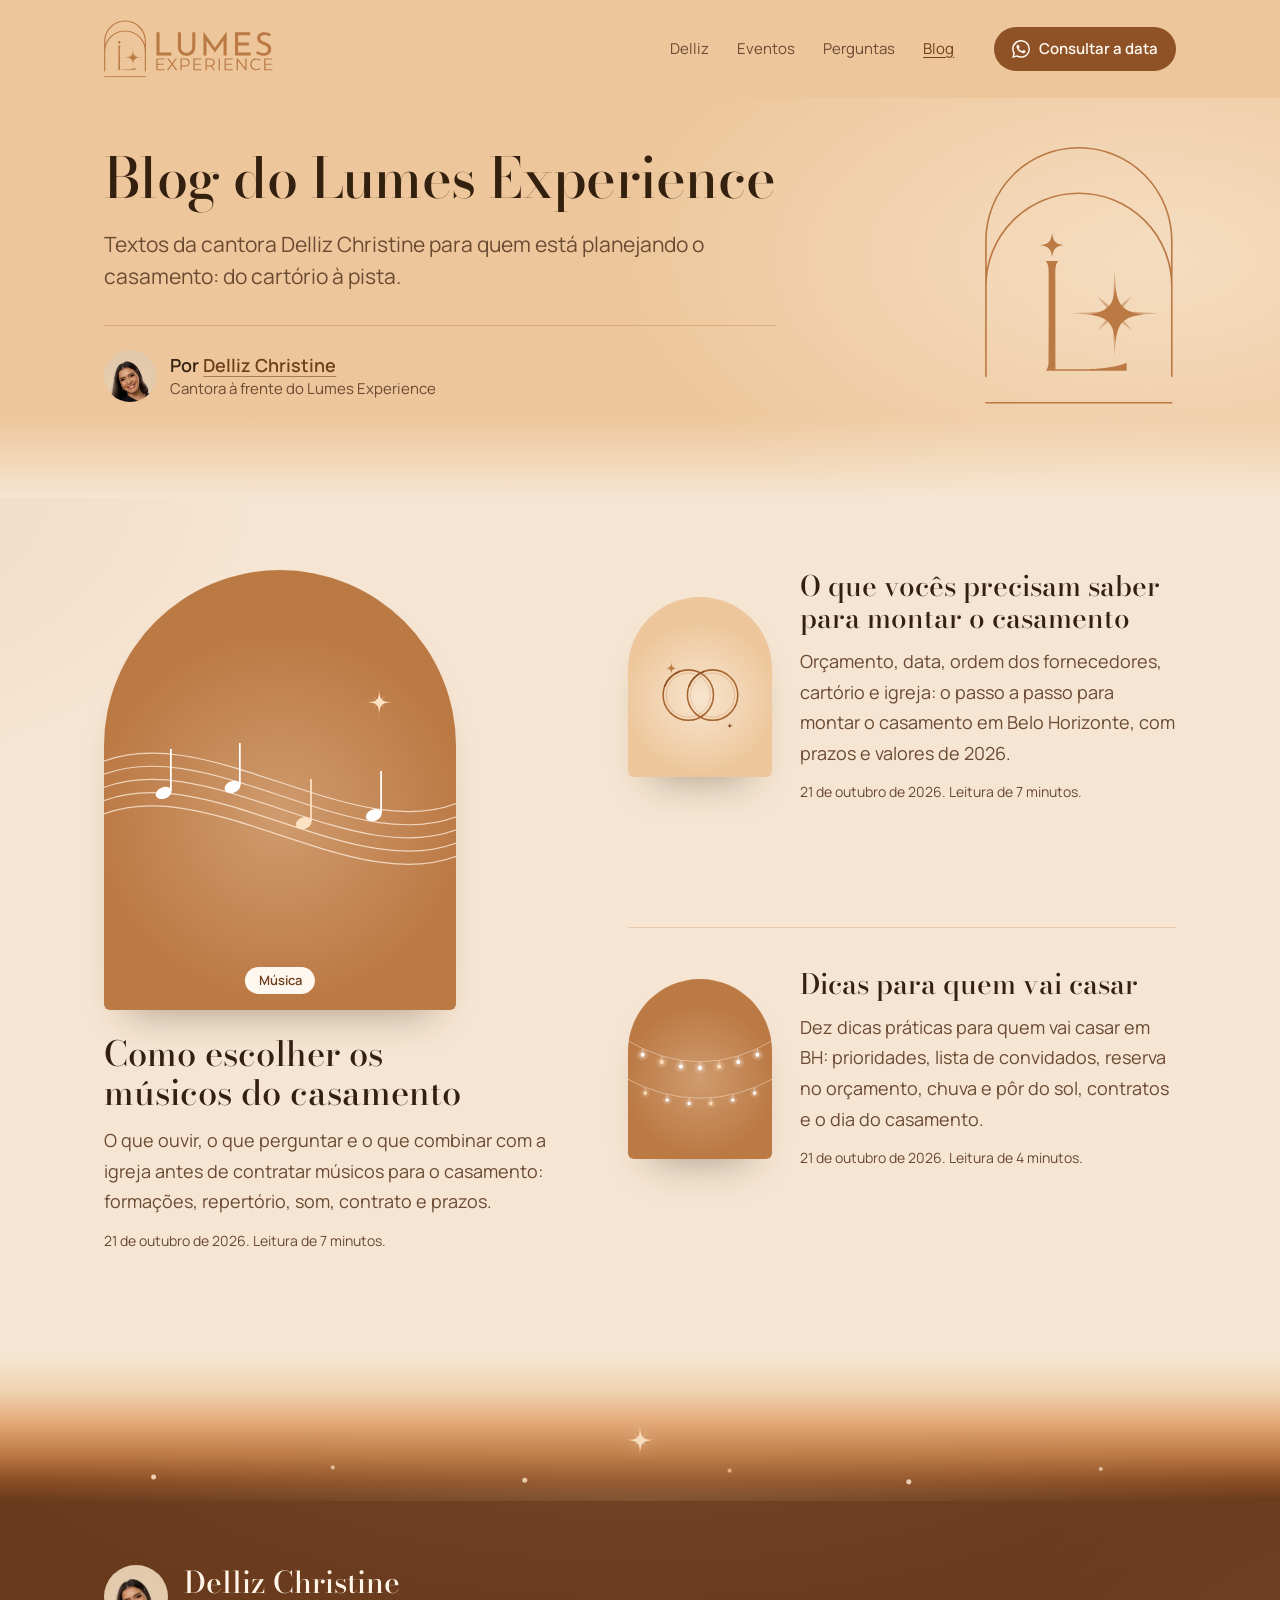
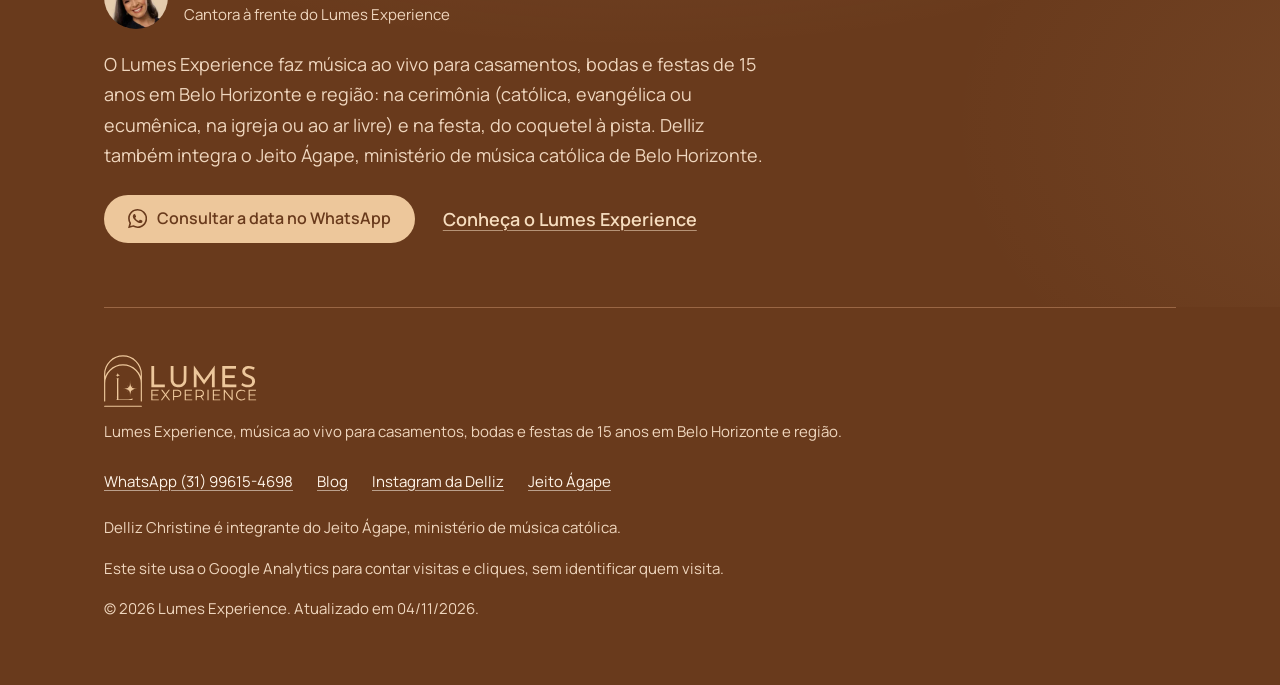
<file: blog/index.html>
<!doctype html>
<!-- Página gerada por scripts/blog/gerar.mjs: edite o artigo em scripts/blog/artigos/ e gere de novo. -->
<html lang="pt-BR">
<head>
  <meta charset="utf-8">
  <meta name="viewport" content="width=device-width, initial-scale=1, viewport-fit=cover">
  <title>Blog do Lumes Experience: dicas para quem vai casar</title>
  <meta name="description" content="Textos da cantora Delliz Christine, do Lumes Experience, para quem está planejando o casamento em BH: cartório e igreja, orçamento, cronograma e a música de cada momento.">
  <meta name="robots" content="index, follow, max-image-preview:large">
  <meta name="author" content="Delliz Christine">
  <link rel="canonical" href="https://lumesexperience.com.br/blog/">

  <meta property="og:type" content="website">
  <meta property="og:locale" content="pt_BR">
  <meta property="og:site_name" content="Lumes Experience">
  <meta property="og:title" content="Blog do Lumes Experience: dicas para quem vai casar">
  <meta property="og:description" content="Textos da cantora Delliz Christine, do Lumes Experience, para quem está planejando o casamento em BH: cartório e igreja, orçamento, cronograma e a música de cada momento.">
  <meta property="og:url" content="https://lumesexperience.com.br/blog/">
  <meta property="og:image" content="https://lumesexperience.com.br/assets/img/og-lumes.jpg">
  <meta property="og:image:width" content="1200">
  <meta property="og:image:height" content="630">
  <meta property="og:image:alt" content="Lumes Experience, música ao vivo para casamentos em Belo Horizonte">
  <meta name="twitter:card" content="summary_large_image">
  <meta name="theme-color" content="#F6E5D2">
  <meta name="color-scheme" content="only light">

  <link rel="icon" href="../assets/img/favicon.svg" type="image/svg+xml">
  <link rel="icon" href="../assets/img/favicon-48.png" sizes="48x48" type="image/png">
  <link rel="apple-touch-icon" href="../assets/img/apple-touch-icon.png">

  <link rel="preload" href="../assets/fonts/bodoni-moda.woff2" as="font" type="font/woff2" crossorigin>
  <link rel="preload" href="../assets/fonts/manrope.woff2" as="font" type="font/woff2" crossorigin>
  <link rel="stylesheet" href="../assets/css/blog.css">

  <!-- Todo fato aqui precisa estar escrito, igual, no texto visível da página (regra do Google). -->
  <script type="application/ld+json">
  {
    "@context": "https://schema.org",
    "@graph": [
      {
        "@type": "Blog",
        "@id": "https://lumesexperience.com.br/blog/#blog",
        "name": "Blog do Lumes Experience",
        "url": "https://lumesexperience.com.br/blog/",
        "description": "Textos da cantora Delliz Christine, do Lumes Experience, para quem está planejando o casamento em BH: cartório e igreja, orçamento, cronograma e a música de cada momento.",
        "inLanguage": "pt-BR",
        "author": {
          "@type": "Person",
          "@id": "https://lumesexperience.com.br/#delliz",
          "name": "Delliz Christine",
          "url": "https://lumesexperience.com.br/#delliz",
          "jobTitle": "Cantora",
          "image": "https://lumesexperience.com.br/assets/img/delliz-christine-cantando-720.jpg",
          "sameAs": [
            "https://www.instagram.com/dellizchristine/"
          ]
        },
        "publisher": {
          "@type": [
            "MusicGroup",
            "LocalBusiness"
          ],
          "@id": "https://lumesexperience.com.br/#lumes",
          "name": "Lumes Experience",
          "url": "https://lumesexperience.com.br/",
          "logo": "https://lumesexperience.com.br/assets/img/icon-512.png"
        },
        "blogPost": [
          {
            "@type": "BlogPosting",
            "headline": "Como escolher os músicos do casamento",
            "url": "https://lumesexperience.com.br/blog/como-escolher-musicos-para-casamento/",
            "datePublished": "2026-10-21",
            "dateModified": "2026-11-04",
            "author": {
              "@id": "https://lumesexperience.com.br/#delliz"
            }
          },
          {
            "@type": "BlogPosting",
            "headline": "O que vocês precisam saber para montar o casamento",
            "url": "https://lumesexperience.com.br/blog/como-montar-o-casamento/",
            "datePublished": "2026-10-21",
            "dateModified": "2026-10-21",
            "author": {
              "@id": "https://lumesexperience.com.br/#delliz"
            }
          },
          {
            "@type": "BlogPosting",
            "headline": "Dicas para quem vai casar",
            "url": "https://lumesexperience.com.br/blog/dicas-para-quem-vai-casar/",
            "datePublished": "2026-10-21",
            "dateModified": "2026-10-21",
            "author": {
              "@id": "https://lumesexperience.com.br/#delliz"
            }
          }
        ]
      }
    ]
  }
  </script>
</head>
<body>
  <a class="pular" href="#principal">Pular para o conteúdo</a>

  <svg class="icones" width="0" height="0" aria-hidden="true">
    <symbol id="icone-whatsapp" viewBox="0 0 24 24"><path d="M17.472 14.382c-.297-.149-1.758-.867-2.03-.967-.273-.099-.471-.148-.67.15-.197.297-.767.966-.94 1.164-.173.199-.347.223-.644.075-.297-.15-1.255-.463-2.39-1.475-.883-.788-1.48-1.761-1.653-2.059-.173-.297-.018-.458.13-.606.134-.133.298-.347.446-.52.149-.174.198-.298.298-.497.099-.198.05-.371-.025-.52-.075-.149-.669-1.612-.916-2.207-.242-.579-.487-.5-.669-.51-.173-.008-.371-.01-.57-.01-.198 0-.52.074-.792.372-.272.297-1.04 1.016-1.04 2.479 0 1.462 1.065 2.875 1.213 3.074.149.198 2.096 3.2 5.077 4.487.709.306 1.262.489 1.694.625.712.227 1.36.195 1.871.118.571-.085 1.758-.719 2.006-1.413.248-.694.248-1.289.173-1.413-.074-.124-.272-.198-.57-.347m-5.421 7.403h-.004a9.87 9.87 0 01-5.031-1.378l-.361-.214-3.741.982.998-3.648-.235-.374a9.86 9.86 0 01-1.51-5.26c.001-5.45 4.436-9.884 9.888-9.884 2.64 0 5.122 1.03 6.988 2.898a9.825 9.825 0 012.893 6.994c-.003 5.45-4.437 9.884-9.885 9.884m8.413-18.297A11.815 11.815 0 0012.05 0C5.495 0 .16 5.335.157 11.892c0 2.096.547 4.142 1.588 5.945L.057 24l6.305-1.654a11.882 11.882 0 005.683 1.448h.005c6.554 0 11.89-5.335 11.893-11.893a11.821 11.821 0 00-3.48-8.413Z"/></symbol>
    <symbol id="marca-logo" viewBox="180 876 1745 594"><g transform="translate(187.5 886.5) scale(.4108) translate(-561.5 -380.5)"><path d="M561.5 1635V890.5A510 510 0 0 1 1581.5 890.5V1635M561.5 1635V1140A510 510 0 0 1 1581.5 1140V1635M561.5 1780H1581.5" fill="none" stroke="currentColor" stroke-width="1.15" stroke-linecap="round" vector-effect="non-scaling-stroke"/><path d="M 1268.1 1058.2c-0.4 0.4-0.4 4.8-0.9 9.1-1.3 25.7-8.3 140.3-8.3 142-0.4 2.6-3.5 10.5-7.4 17.9-2.2 4.8-4.4 8.3-7.8 13.1-2.6 3.9-4.8 7-5.2 7 0 0-14.4-11.3-31.8-25.3-17.4-14.4-31.8-25.7-31.8-25.7 0 0.4 11.3 14.4 25.3 31.8 13.9 17.4 25.3 31.8 25.3 31.8 0 0.4-6.5 5.7-10.9 8.7-7 4.8-20.9 10.9-24.4 11.8-1.3 0-36.6 2.2-78.4 4.8-42.3 2.2-76.7 4.4-77.1 4.4 0 0.4 76.7 4.8 77.5 4.8 0.4 0 0.4 0.4 0 0.9 0 0.9 0 0.9 4.4 0.9 4.8 0 17 1.3 26.6 2.6 18.7 3 46.2 10.5 57.9 15.7 3.5 1.7 13.1 7.4 16.6 9.6 0.9 0.9 2.2 1.7 2.2 1.7 0.4 0.4-9.6 13.1-22.2 28.7-12.6 15.7-22.7 28.3-22.2 28.3 0 0 13.1-10.5 28.3-22.7l28.7-23.1 2.2 2.6c3.9 3.9 7.8 9.1 12.2 15.2 3.9 6.5 6.5 11.3 9.1 17.9 3.9 10 3.5 4.4 7.8 80.2 2.2 37.5 4.4 68.4 4.4 68.4 0 0.4 1.3-15.7 2.2-35.3 1.3-19.6 2.6-37 2.6-38.8 3.5-27.9 5.7-40.5 12.6-64 3.5-13.1 10.9-27 20.5-38.8 2.2-3 2.6-3.5 3.5-3 2.6 2.6 51.4 41.4 51.4 41.4 0.4 0-9.1-11.8-20.5-26.1-11.8-14.4-20.9-26.1-20.9-26.1 0-0.4 1.7-1.3 3.5-3 6.5-5.2 18.7-12.2 26.6-15.2 7.4-3 24.8-8.3 36.2-10.5 8.7-1.7 22.7-3.9 30.9-4.8 7-0.9 7.4-0.9 7.4-1.7-0.4-0.4-0.4-0.9 0-0.9 0.9 0 77.5-4.4 77.5-4.8-0.4 0-33.1-2.2-73.2-4.4l-72.7-4.4-4.8-1.7c-11.8-4.4-24.8-12.6-34.4-21.8l-2.2-1.7 23.1-29.2c13.1-15.7 23.5-29.2 23.5-29.6 0.4-0.4-12.2 9.6-28.3 22.2-15.7 13.1-28.7 23.5-29.2 23.5-0.4 0.4-7-9.1-9.6-14.4-4.4-7.8-7.8-17.9-12.2-34.8-4.4-15.7-7.4-34.8-8.3-53.1-1.7-34-5.2-82.8-5.2-81.9 z" fill="currentColor" opacity=".5"/><path d="M 892.2 1004.6c5.2 6.1 8.7 14.4 10.9 24.8 1.7 9.1 2.2 14.4 2.6 38.3 0.4 32.7 0.4 471.8 0 484-0.4 11.8-0.9 17-2.6 24-2.2 11.8-6.1 20.5-11.3 27-0.9 0.9-1.3 1.7-1.3 1.7 0 0.4 79.3 0.4 221.7 0.4l221.7-0.4 0-21.8c0-11.8 0-21.8-0.4-21.8 0 0-3 0.9-6.1 2.2-39.2 15.2-92.8 25.3-156.8 30.1-28.3 2.2-26.6 2.2-129.8 2.6l-98 0 0-256.1c-0.4-293.2-0.4-287.5 0.4-294.5 1.7-20 5.2-30.9 13.1-40.5l2.2-2.6-34.4 0-34 0 2.2 2.6 zM 1272 1135.7c-0.4 0.4-0.4 3.9-0.4 7.8-0.4 7-0.4 10-2.6 22.2-2.2 16.6-8.7 42.7-13.1 52.7-6.5 15.7-12.2 24-23.5 35.3-17.4 17.4-32.2 25.3-63.6 33.1-15.2 3.9-41.8 7.8-52.3 7.8-3 0-3.9 0-3.9 0.4 0.4 0.4 2.6 0.9 7.8 0.9 7.4 0.4 10.5 0.4 21.3 2.2 20 2.6 48.8 10.9 60.5 16.6 12.2 6.1 20.9 12.6 30.9 22.7 10 10.5 17.9 22.2 22.7 34.4 6.1 14.4 12.6 44 14.8 64 0.9 7.8 0.9 8.3 1.7 8.3 0 0 0.4 0 0.4-0.4 0.4 0 0.9-3 0.9-6.5 2.2-18.3 5.2-33.5 11.3-54 1.7-5.7 5.2-14.4 9.1-21.8 1.7-3.9 7-11.8 10.9-17 3.5-4.4 14.4-14.4 18.7-17.9 6.5-4.8 17.4-11.3 24.8-14.4 6.5-3 26.1-8.7 36.2-10.5 9.6-2.2 26.1-4.8 35.3-5.7 2.6 0 3.9-0.4 3.5-1.3-0.4 0-3.5-0.4-7.4-0.9-17.9-2.2-24.8-3.5-42.3-7.8-19.6-4.8-29.2-8.3-40.9-15.7-13.9-8.3-27-21.8-36.6-37-4.8-7.8-8.7-17-11.8-27-5.2-18.3-7-26.6-9.1-42.7-1.7-11.8-2.6-19.2-2.6-24 0-2.6 0-4.4-0.4-4.4-0.4 0-0.4 0.4-0.4 0.4 zM 924.8 849.1c-0.4 0.4-0.4 3-0.9 5.2-1.3 10.5-4.4 23.1-7.8 29.6-3.5 7.8-9.1 14.4-16.1 19.2-8.7 5.7-20.5 9.1-38.8 11.8-3 0-2.2 0.9 1.7 0.9 8.7 1.3 19.6 3.5 26.6 6.1 4.4 1.7 9.1 4.4 12.6 7 5.7 4.4 11.8 12.6 14.8 18.7 1.3 3 3.9 11.3 4.8 15.7 0.9 3.9 2.6 14.4 2.6 16.1 0 3.5 0.9 1.7 1.3-3 1.7-14.8 6.1-28.7 11.8-36.6 2.2-3.5 7.4-8.7 10.9-11.3 7.8-5.7 19.6-10 36.2-12.2 3.5-0.4 6.5-0.9 6.5-0.9 0-0.4-0.9-0.4-2.6-0.4-5.2-0.9-14.8-2.6-20.9-4.4-10.9-3-17-6.5-24-13.1-4.8-4.4-8.7-10.5-11.3-15.7-2.6-7-6.1-20.9-7-32.7-0.4-0.9-0.4-0.9-0.4 0 z" fill="currentColor"/></g><path d="M 721 1123l0 120 77 0 77 0 0-16 0-15-61 0-61 0 0-105 0-104-16 0-16 0 0 120 zM 942 1086c0 88 0 89 5 103 9 26 30 46 58 53 17 4 37 4 54 0 17-5 34-15 44-29 6-7 13-21 16-32 2-7 2-8 3-93l0-85-15 0c-15 0-16 0-16 2 0 1 0 38 0 82-1 75-1 81-2 86-7 19-20 33-38 39-12 3-26 3-38 0-19-6-33-21-37-40-2-6-2-18-2-88l0-81-16 0-16 0 0 83 zM 1385 1078c-33 46-61 84-61 83 0 0-27-36-58-81-31-44-58-81-58-83-2-1-2 11-2 122l0 124 15 0 16 0 0-75 1-75 42 59c24 33 44 60 44 60 0 0 21-28 45-62l44-62 0 77 0 78 16 0 16 0 0-124c0-68 0-124 0-124-1 0-28 38-60 83 zM 1531 1123l0 120 81 0 80 0 0-15 0-16-64 0-64-1-1-36 0-37 55 0 56 0 0-15 0-16-55 0-55-1 0-36 0-37 62 0 62 0 0-15 0-15-78 0-79 0 0 120 zM 1821 1002c-41 5-66 35-61 72 3 25 20 41 61 57 27 10 43 21 48 32 6 15 2 34-10 43-6 5-15 9-23 10-8 2-25 1-35-2-9-2-28-11-35-16-2-2-4-3-4-3-1 0-4 6-7 13l-7 12 2 2c5 4 17 10 26 13 39 16 81 13 106-8 11-8 17-19 21-33 2-6 2-9 2-21-1-11-1-15-3-20-4-10-8-16-15-24-9-8-21-14-44-23-41-16-53-28-50-48 3-18 18-28 42-28 15 0 29 4 47 12 4 1 8 3 8 3 0 0 3-5 7-12 6-14 7-13-8-19-22-10-48-14-68-12 zM 720 1333l0 61 43 0 43 0 0-6 0-5-36 0-37 0 0-23 0-22 32 0 31 0 0-6 0-5-31 0-32 0 0-21 0-22 35 0 36-1 0-5 0-5-42 0-42 0 0 60 zM 844 1290c7 9 17 22 22 29l9 12-4 5c-5 8-40 55-41 57-1 1 0 1 6 1l8 0 19-27 19-26 3 3c1 1 10 13 19 26l18 24 7 0c5 0 7 0 6-1 0-1-10-15-22-31-12-16-22-30-22-31 0 0 4-6 8-12 5-6 14-19 21-29l13-17-7 0-7 0-18 24c-9 14-18 25-18 25 0 0-9-11-18-25l-18-24-8 0-7 0 12 17 zM 969 1333l0 61 6 0 6 0 0-19 0-19 22 0c18-1 24-1 30-3 13-3 22-11 27-21 4-10 4-26 0-36-3-6-11-14-17-17-11-5-16-6-46-6l-28 0 0 60zm 61-47c9 3 16 9 19 16 2 6 2 18 0 24-3 7-10 13-18 16-6 2-10 2-29 2l-21 0 0-30 0-30 21 0c19 0 23 0 28 2 zM 1102 1333l0 61 43 0 43 0 0-6 0-5-36 0-37 0 0-23 0-22 32 0 31 0 0-6 0-5-31 0-32 0 0-22 0-21 35 0 35 0 0-6 0-5-41 0-42 0 0 60 zM 1227 1333l0 61 6 0 7 0 0-19 1-20 21 0 21 0 13 19 14 20 7 0c6 0 7 0 6-1-5-7-28-40-28-40 0-1 3-2 7-4 5-3 12-9 15-14 6-9 7-28 2-38-4-8-10-14-17-18-10-5-15-6-47-6l-28 0 0 60zm 66-46c11 6 16 14 16 27 0 9-3 16-8 22-9 7-17 9-44 9l-17 0 0-31 0-30 23 0c23 0 24 1 30 3 zM 1362 1333l0 61 7 0 6 0 0-61 0-60-6 0-7 0 0 60 zM 1423 1333l0 61 43 0 43 0 0-6 0-5-36 0-37 0 0-23 0-22 32 0 31 0 0-6 0-5-31 0-32 0 0-21 0-22 35 0 36-1 0-5 0-5-42 0-42 0 0 60 zM 1548 1333l0 61 6 0 7 0 0-49 1-49 38 49 39 49 6 0 5 0 0-61 0-60-6 0-7 0 0 49 0 48-39-48-38-49-6 0-6 0 0 60 zM 1734 1274c-21 5-37 20-44 41-2 8-3 23-1 32 5 22 21 39 43 45 13 4 30 3 44-2 6-2 18-10 19-12 0-1-1-3-4-5l-3-4-6 4c-12 11-34 13-50 7-29-12-41-47-23-75 11-17 34-26 56-20 7 1 11 3 18 8l5 4 4-3c1-2 3-4 3-5 0-1-7-7-13-10-11-7-34-9-48-5 zM 1832 1333l0 61 43 0 43 0 0-6 0-5-36 0-37 0 0-23 0-22 32 0 31 0 0-6 0-5-31 0-32 0 0-21 0-22 35 0 36-1 0-5 0-5-42 0-42 0 0 60 z" fill="currentColor"/></symbol>
    <symbol id="marca-simbolo" viewBox="540 360 1063 1440"><path d="M561.5 1635V890.5A510 510 0 0 1 1581.5 890.5V1635M561.5 1635V1140A510 510 0 0 1 1581.5 1140V1635M561.5 1780H1581.5" fill="none" stroke="currentColor" stroke-width="9" stroke-linecap="round"/><path d="M 1268.1 1058.2c-0.4 0.4-0.4 4.8-0.9 9.1-1.3 25.7-8.3 140.3-8.3 142-0.4 2.6-3.5 10.5-7.4 17.9-2.2 4.8-4.4 8.3-7.8 13.1-2.6 3.9-4.8 7-5.2 7 0 0-14.4-11.3-31.8-25.3-17.4-14.4-31.8-25.7-31.8-25.7 0 0.4 11.3 14.4 25.3 31.8 13.9 17.4 25.3 31.8 25.3 31.8 0 0.4-6.5 5.7-10.9 8.7-7 4.8-20.9 10.9-24.4 11.8-1.3 0-36.6 2.2-78.4 4.8-42.3 2.2-76.7 4.4-77.1 4.4 0 0.4 76.7 4.8 77.5 4.8 0.4 0 0.4 0.4 0 0.9 0 0.9 0 0.9 4.4 0.9 4.8 0 17 1.3 26.6 2.6 18.7 3 46.2 10.5 57.9 15.7 3.5 1.7 13.1 7.4 16.6 9.6 0.9 0.9 2.2 1.7 2.2 1.7 0.4 0.4-9.6 13.1-22.2 28.7-12.6 15.7-22.7 28.3-22.2 28.3 0 0 13.1-10.5 28.3-22.7l28.7-23.1 2.2 2.6c3.9 3.9 7.8 9.1 12.2 15.2 3.9 6.5 6.5 11.3 9.1 17.9 3.9 10 3.5 4.4 7.8 80.2 2.2 37.5 4.4 68.4 4.4 68.4 0 0.4 1.3-15.7 2.2-35.3 1.3-19.6 2.6-37 2.6-38.8 3.5-27.9 5.7-40.5 12.6-64 3.5-13.1 10.9-27 20.5-38.8 2.2-3 2.6-3.5 3.5-3 2.6 2.6 51.4 41.4 51.4 41.4 0.4 0-9.1-11.8-20.5-26.1-11.8-14.4-20.9-26.1-20.9-26.1 0-0.4 1.7-1.3 3.5-3 6.5-5.2 18.7-12.2 26.6-15.2 7.4-3 24.8-8.3 36.2-10.5 8.7-1.7 22.7-3.9 30.9-4.8 7-0.9 7.4-0.9 7.4-1.7-0.4-0.4-0.4-0.9 0-0.9 0.9 0 77.5-4.4 77.5-4.8-0.4 0-33.1-2.2-73.2-4.4l-72.7-4.4-4.8-1.7c-11.8-4.4-24.8-12.6-34.4-21.8l-2.2-1.7 23.1-29.2c13.1-15.7 23.5-29.2 23.5-29.6 0.4-0.4-12.2 9.6-28.3 22.2-15.7 13.1-28.7 23.5-29.2 23.5-0.4 0.4-7-9.1-9.6-14.4-4.4-7.8-7.8-17.9-12.2-34.8-4.4-15.7-7.4-34.8-8.3-53.1-1.7-34-5.2-82.8-5.2-81.9 z" fill="currentColor" opacity=".5"/><path d="M 892.2 1004.6c5.2 6.1 8.7 14.4 10.9 24.8 1.7 9.1 2.2 14.4 2.6 38.3 0.4 32.7 0.4 471.8 0 484-0.4 11.8-0.9 17-2.6 24-2.2 11.8-6.1 20.5-11.3 27-0.9 0.9-1.3 1.7-1.3 1.7 0 0.4 79.3 0.4 221.7 0.4l221.7-0.4 0-21.8c0-11.8 0-21.8-0.4-21.8 0 0-3 0.9-6.1 2.2-39.2 15.2-92.8 25.3-156.8 30.1-28.3 2.2-26.6 2.2-129.8 2.6l-98 0 0-256.1c-0.4-293.2-0.4-287.5 0.4-294.5 1.7-20 5.2-30.9 13.1-40.5l2.2-2.6-34.4 0-34 0 2.2 2.6 zM 1272 1135.7c-0.4 0.4-0.4 3.9-0.4 7.8-0.4 7-0.4 10-2.6 22.2-2.2 16.6-8.7 42.7-13.1 52.7-6.5 15.7-12.2 24-23.5 35.3-17.4 17.4-32.2 25.3-63.6 33.1-15.2 3.9-41.8 7.8-52.3 7.8-3 0-3.9 0-3.9 0.4 0.4 0.4 2.6 0.9 7.8 0.9 7.4 0.4 10.5 0.4 21.3 2.2 20 2.6 48.8 10.9 60.5 16.6 12.2 6.1 20.9 12.6 30.9 22.7 10 10.5 17.9 22.2 22.7 34.4 6.1 14.4 12.6 44 14.8 64 0.9 7.8 0.9 8.3 1.7 8.3 0 0 0.4 0 0.4-0.4 0.4 0 0.9-3 0.9-6.5 2.2-18.3 5.2-33.5 11.3-54 1.7-5.7 5.2-14.4 9.1-21.8 1.7-3.9 7-11.8 10.9-17 3.5-4.4 14.4-14.4 18.7-17.9 6.5-4.8 17.4-11.3 24.8-14.4 6.5-3 26.1-8.7 36.2-10.5 9.6-2.2 26.1-4.8 35.3-5.7 2.6 0 3.9-0.4 3.5-1.3-0.4 0-3.5-0.4-7.4-0.9-17.9-2.2-24.8-3.5-42.3-7.8-19.6-4.8-29.2-8.3-40.9-15.7-13.9-8.3-27-21.8-36.6-37-4.8-7.8-8.7-17-11.8-27-5.2-18.3-7-26.6-9.1-42.7-1.7-11.8-2.6-19.2-2.6-24 0-2.6 0-4.4-0.4-4.4-0.4 0-0.4 0.4-0.4 0.4 zM 924.8 849.1c-0.4 0.4-0.4 3-0.9 5.2-1.3 10.5-4.4 23.1-7.8 29.6-3.5 7.8-9.1 14.4-16.1 19.2-8.7 5.7-20.5 9.1-38.8 11.8-3 0-2.2 0.9 1.7 0.9 8.7 1.3 19.6 3.5 26.6 6.1 4.4 1.7 9.1 4.4 12.6 7 5.7 4.4 11.8 12.6 14.8 18.7 1.3 3 3.9 11.3 4.8 15.7 0.9 3.9 2.6 14.4 2.6 16.1 0 3.5 0.9 1.7 1.3-3 1.7-14.8 6.1-28.7 11.8-36.6 2.2-3.5 7.4-8.7 10.9-11.3 7.8-5.7 19.6-10 36.2-12.2 3.5-0.4 6.5-0.9 6.5-0.9 0-0.4-0.9-0.4-2.6-0.4-5.2-0.9-14.8-2.6-20.9-4.4-10.9-3-17-6.5-24-13.1-4.8-4.4-8.7-10.5-11.3-15.7-2.6-7-6.1-20.9-7-32.7-0.4-0.9-0.4-0.9-0.4 0 z" fill="currentColor"/></symbol>
    <symbol id="marca-estrela" viewBox="1040 1062 460 460"><path d="M 1268.1 1058.2c-0.4 0.4-0.4 4.8-0.9 9.1-1.3 25.7-8.3 140.3-8.3 142-0.4 2.6-3.5 10.5-7.4 17.9-2.2 4.8-4.4 8.3-7.8 13.1-2.6 3.9-4.8 7-5.2 7 0 0-14.4-11.3-31.8-25.3-17.4-14.4-31.8-25.7-31.8-25.7 0 0.4 11.3 14.4 25.3 31.8 13.9 17.4 25.3 31.8 25.3 31.8 0 0.4-6.5 5.7-10.9 8.7-7 4.8-20.9 10.9-24.4 11.8-1.3 0-36.6 2.2-78.4 4.8-42.3 2.2-76.7 4.4-77.1 4.4 0 0.4 76.7 4.8 77.5 4.8 0.4 0 0.4 0.4 0 0.9 0 0.9 0 0.9 4.4 0.9 4.8 0 17 1.3 26.6 2.6 18.7 3 46.2 10.5 57.9 15.7 3.5 1.7 13.1 7.4 16.6 9.6 0.9 0.9 2.2 1.7 2.2 1.7 0.4 0.4-9.6 13.1-22.2 28.7-12.6 15.7-22.7 28.3-22.2 28.3 0 0 13.1-10.5 28.3-22.7l28.7-23.1 2.2 2.6c3.9 3.9 7.8 9.1 12.2 15.2 3.9 6.5 6.5 11.3 9.1 17.9 3.9 10 3.5 4.4 7.8 80.2 2.2 37.5 4.4 68.4 4.4 68.4 0 0.4 1.3-15.7 2.2-35.3 1.3-19.6 2.6-37 2.6-38.8 3.5-27.9 5.7-40.5 12.6-64 3.5-13.1 10.9-27 20.5-38.8 2.2-3 2.6-3.5 3.5-3 2.6 2.6 51.4 41.4 51.4 41.4 0.4 0-9.1-11.8-20.5-26.1-11.8-14.4-20.9-26.1-20.9-26.1 0-0.4 1.7-1.3 3.5-3 6.5-5.2 18.7-12.2 26.6-15.2 7.4-3 24.8-8.3 36.2-10.5 8.7-1.7 22.7-3.9 30.9-4.8 7-0.9 7.4-0.9 7.4-1.7-0.4-0.4-0.4-0.9 0-0.9 0.9 0 77.5-4.4 77.5-4.8-0.4 0-33.1-2.2-73.2-4.4l-72.7-4.4-4.8-1.7c-11.8-4.4-24.8-12.6-34.4-21.8l-2.2-1.7 23.1-29.2c13.1-15.7 23.5-29.2 23.5-29.6 0.4-0.4-12.2 9.6-28.3 22.2-15.7 13.1-28.7 23.5-29.2 23.5-0.4 0.4-7-9.1-9.6-14.4-4.4-7.8-7.8-17.9-12.2-34.8-4.4-15.7-7.4-34.8-8.3-53.1-1.7-34-5.2-82.8-5.2-81.9 z" fill="currentColor" opacity=".45"/><path d="M 1272 1135.7c-0.4 0.4-0.4 3.9-0.4 7.8-0.4 7-0.4 10-2.6 22.2-2.2 16.6-8.7 42.7-13.1 52.7-6.5 15.7-12.2 24-23.5 35.3-17.4 17.4-32.2 25.3-63.6 33.1-15.2 3.9-41.8 7.8-52.3 7.8-3 0-3.9 0-3.9 0.4 0.4 0.4 2.6 0.9 7.8 0.9 7.4 0.4 10.5 0.4 21.3 2.2 20 2.6 48.8 10.9 60.5 16.6 12.2 6.1 20.9 12.6 30.9 22.7 10 10.5 17.9 22.2 22.7 34.4 6.1 14.4 12.6 44 14.8 64 0.9 7.8 0.9 8.3 1.7 8.3 0 0 0.4 0 0.4-0.4 0.4 0 0.9-3 0.9-6.5 2.2-18.3 5.2-33.5 11.3-54 1.7-5.7 5.2-14.4 9.1-21.8 1.7-3.9 7-11.8 10.9-17 3.5-4.4 14.4-14.4 18.7-17.9 6.5-4.8 17.4-11.3 24.8-14.4 6.5-3 26.1-8.7 36.2-10.5 9.6-2.2 26.1-4.8 35.3-5.7 2.6 0 3.9-0.4 3.5-1.3-0.4 0-3.5-0.4-7.4-0.9-17.9-2.2-24.8-3.5-42.3-7.8-19.6-4.8-29.2-8.3-40.9-15.7-13.9-8.3-27-21.8-36.6-37-4.8-7.8-8.7-17-11.8-27-5.2-18.3-7-26.6-9.1-42.7-1.7-11.8-2.6-19.2-2.6-24 0-2.6 0-4.4-0.4-4.4-0.4 0-0.4 0.4-0.4 0.4 z" fill="currentColor"/></symbol>
  </svg>

  <div class="topo-faixa">
  <header class="topo conteudo">
    <a class="marca" href="../" aria-label="Lumes Experience, página inicial"><svg viewBox="0 0 1745 594" aria-hidden="true"><use href="#marca-logo"/></svg></a>
    <nav class="topo__nav" aria-label="Seções">
      <a class="so-largo" href="../#delliz">Delliz</a>
      <a href="../#eventos">Eventos</a>
      <a href="../#perguntas">Perguntas</a>
      <a href="../blog/" aria-current="page">Blog</a>
    </nav>
    <a class="botao botao--compacto" data-cta="topo" target="_blank" rel="noopener" href="https://wa.me/5531996154698?text=Ol%C3%A1%2C%20Lumes%20Experience!%20Vi%20o%20site%20e%20quero%20consultar%20uma%20data.%0AEvento%3A%20%0AData%3A%20%0ACidade%20e%20local%3A%20%0ACerim%C3%B4nia%3A%20%0AMomentos%20com%20m%C3%BAsica%3A%20">
      <svg aria-hidden="true"><use href="#icone-whatsapp"/></svg>Consultar a data
    </a>
  </header>
  </div>

  <main id="principal">
    <header class="blog__faixa">
      <div class="blog__topo conteudo">
        <div class="blog__abertura">
          <h1 id="titulo">Blog do Lumes Experience</h1>
          <p class="linha-fina">Textos da cantora Delliz Christine para quem está planejando o casamento: do cartório à pista.</p>
          <div class="assinatura">
            <picture>
              <source type="image/webp" srcset="../assets/img/delliz-christine-rosto.webp">
              <img src="../assets/img/delliz-christine-rosto.jpg" width="192" height="192" decoding="async" alt="">
            </picture>
            <div>
              <p class="assinatura__nome">Por <a href="../#delliz" rel="author">Delliz Christine</a></p>
              <p class="assinatura__meta">Cantora à frente do Lumes Experience</p>
            </div>
          </div>
        </div>
        <svg class="blog__simbolo" viewBox="0 0 1063 1440" aria-hidden="true"><use href="#marca-simbolo"/></svg>
      </div>
    </header>
    <section class="blog conteudo" aria-label="Artigos">
      <ul class="cartoes">
        <li class="cartao">
          <div class="capa capa--terracota">
            <svg class="capa__arte" viewBox="0 0 320 400" preserveAspectRatio="xMidYMid meet" aria-hidden="true" focusable="false">
              <path d="M-10 178C90 128 230 258 330 208" fill="none" stroke="#FFF1E2" stroke-width="1.1" opacity=".75"/><path d="M-10 190C90 140 230 270 330 220" fill="none" stroke="#FFF1E2" stroke-width="1.1" opacity=".75"/><path d="M-10 202C90 152 230 282 330 232" fill="none" stroke="#FFF1E2" stroke-width="1.1" opacity=".75"/><path d="M-10 214C90 164 230 294 330 244" fill="none" stroke="#FFF1E2" stroke-width="1.1" opacity=".75"/><path d="M-10 226C90 176 230 306 330 256" fill="none" stroke="#FFF1E2" stroke-width="1.1" opacity=".75"/>
              <ellipse cx="54.2" cy="202.7" rx="7.5" ry="5.2" transform="rotate(-22 54.2 202.7)" fill="#FFFFFF"/><line x1="60.8" y1="200.7" x2="60.8" y2="162.7" stroke="#FFFFFF" stroke-width="1.6"/><ellipse cx="116.9" cy="197.2" rx="7.5" ry="5.2" transform="rotate(-22 116.9 197.2)" fill="#FFFFFF"/><line x1="123.5" y1="195.2" x2="123.5" y2="157.2" stroke="#FFFFFF" stroke-width="1.6"/><ellipse cx="181.6" cy="230.1" rx="7.5" ry="5.2" transform="rotate(-22 181.6 230.1)" fill="#FCE1C2"/><line x1="188.2" y1="228.1" x2="188.2" y2="190.1" stroke="#FCE1C2" stroke-width="1.6"/><ellipse cx="245.3" cy="222.8" rx="7.5" ry="5.2" transform="rotate(-22 245.3 222.8)" fill="#FFFFFF"/><line x1="251.9" y1="220.8" x2="251.9" y2="182.8" stroke="#FFFFFF" stroke-width="1.6"/>
              <g transform="translate(250 120) scale(0.0581) translate(-1268 -1290)"><path d="M 1268.1 1058.2c-0.4 0.4-0.4 4.8-0.9 9.1-1.3 25.7-8.3 140.3-8.3 142-0.4 2.6-3.5 10.5-7.4 17.9-2.2 4.8-4.4 8.3-7.8 13.1-2.6 3.9-4.8 7-5.2 7 0 0-14.4-11.3-31.8-25.3-17.4-14.4-31.8-25.7-31.8-25.7 0 0.4 11.3 14.4 25.3 31.8 13.9 17.4 25.3 31.8 25.3 31.8 0 0.4-6.5 5.7-10.9 8.7-7 4.8-20.9 10.9-24.4 11.8-1.3 0-36.6 2.2-78.4 4.8-42.3 2.2-76.7 4.4-77.1 4.4 0 0.4 76.7 4.8 77.5 4.8 0.4 0 0.4 0.4 0 0.9 0 0.9 0 0.9 4.4 0.9 4.8 0 17 1.3 26.6 2.6 18.7 3 46.2 10.5 57.9 15.7 3.5 1.7 13.1 7.4 16.6 9.6 0.9 0.9 2.2 1.7 2.2 1.7 0.4 0.4-9.6 13.1-22.2 28.7-12.6 15.7-22.7 28.3-22.2 28.3 0 0 13.1-10.5 28.3-22.7l28.7-23.1 2.2 2.6c3.9 3.9 7.8 9.1 12.2 15.2 3.9 6.5 6.5 11.3 9.1 17.9 3.9 10 3.5 4.4 7.8 80.2 2.2 37.5 4.4 68.4 4.4 68.4 0 0.4 1.3-15.7 2.2-35.3 1.3-19.6 2.6-37 2.6-38.8 3.5-27.9 5.7-40.5 12.6-64 3.5-13.1 10.9-27 20.5-38.8 2.2-3 2.6-3.5 3.5-3 2.6 2.6 51.4 41.4 51.4 41.4 0.4 0-9.1-11.8-20.5-26.1-11.8-14.4-20.9-26.1-20.9-26.1 0-0.4 1.7-1.3 3.5-3 6.5-5.2 18.7-12.2 26.6-15.2 7.4-3 24.8-8.3 36.2-10.5 8.7-1.7 22.7-3.9 30.9-4.8 7-0.9 7.4-0.9 7.4-1.7-0.4-0.4-0.4-0.9 0-0.9 0.9 0 77.5-4.4 77.5-4.8-0.4 0-33.1-2.2-73.2-4.4l-72.7-4.4-4.8-1.7c-11.8-4.4-24.8-12.6-34.4-21.8l-2.2-1.7 23.1-29.2c13.1-15.7 23.5-29.2 23.5-29.6 0.4-0.4-12.2 9.6-28.3 22.2-15.7 13.1-28.7 23.5-29.2 23.5-0.4 0.4-7-9.1-9.6-14.4-4.4-7.8-7.8-17.9-12.2-34.8-4.4-15.7-7.4-34.8-8.3-53.1-1.7-34-5.2-82.8-5.2-81.9 z" fill="#FCE1C2" opacity=".45"/><path d="M 1272 1135.7c-0.4 0.4-0.4 3.9-0.4 7.8-0.4 7-0.4 10-2.6 22.2-2.2 16.6-8.7 42.7-13.1 52.7-6.5 15.7-12.2 24-23.5 35.3-17.4 17.4-32.2 25.3-63.6 33.1-15.2 3.9-41.8 7.8-52.3 7.8-3 0-3.9 0-3.9 0.4 0.4 0.4 2.6 0.9 7.8 0.9 7.4 0.4 10.5 0.4 21.3 2.2 20 2.6 48.8 10.9 60.5 16.6 12.2 6.1 20.9 12.6 30.9 22.7 10 10.5 17.9 22.2 22.7 34.4 6.1 14.4 12.6 44 14.8 64 0.9 7.8 0.9 8.3 1.7 8.3 0 0 0.4 0 0.4-0.4 0.4 0 0.9-3 0.9-6.5 2.2-18.3 5.2-33.5 11.3-54 1.7-5.7 5.2-14.4 9.1-21.8 1.7-3.9 7-11.8 10.9-17 3.5-4.4 14.4-14.4 18.7-17.9 6.5-4.8 17.4-11.3 24.8-14.4 6.5-3 26.1-8.7 36.2-10.5 9.6-2.2 26.1-4.8 35.3-5.7 2.6 0 3.9-0.4 3.5-1.3-0.4 0-3.5-0.4-7.4-0.9-17.9-2.2-24.8-3.5-42.3-7.8-19.6-4.8-29.2-8.3-40.9-15.7-13.9-8.3-27-21.8-36.6-37-4.8-7.8-8.7-17-11.8-27-5.2-18.3-7-26.6-9.1-42.7-1.7-11.8-2.6-19.2-2.6-24 0-2.6 0-4.4-0.4-4.4-0.4 0-0.4 0.4-0.4 0.4 z" fill="#FCE1C2"/></g>
            </svg>
            <p class="capa__assunto">Música</p>
          </div>
          <div class="cartao__texto">
            <h2 class="cartao__titulo"><a href="como-escolher-musicos-para-casamento/">Como escolher os músicos do casamento</a></h2>
            <p>O que ouvir, o que perguntar e o que combinar com a igreja antes de contratar músicos para o casamento: formações, repertório, som, contrato e prazos.</p>
            <p class="cartao__meta"><time datetime="2026-10-21">21 de outubro de 2026</time>. Leitura de 7 minutos.</p>
          </div>
        </li>
        <li class="cartao">
          <div class="capa capa--pessego">
            <svg class="capa__arte" viewBox="0 0 320 400" preserveAspectRatio="xMidYMid meet" aria-hidden="true" focusable="false">
              <g fill="none" stroke="#A8642E">
                <circle cx="134" cy="218" r="56" stroke-width="3.5"/>
                <circle cx="134" cy="218" r="49" stroke-width="1" opacity=".55"/>
                <circle cx="188" cy="218" r="56" stroke-width="3.5"/>
                <circle cx="188" cy="218" r="49" stroke-width="1" opacity=".55"/>
              </g>
              <path d="M81.4 198.8A56 56 0 0 1 114.8 165.4M135.4 198.8A56 56 0 0 1 168.8 165.4" fill="none" stroke="#8E5226" stroke-width="3.5" stroke-linecap="round"/>
              <g transform="translate(96 158) scale(0.071) translate(-1268 -1290)"><path d="M 1268.1 1058.2c-0.4 0.4-0.4 4.8-0.9 9.1-1.3 25.7-8.3 140.3-8.3 142-0.4 2.6-3.5 10.5-7.4 17.9-2.2 4.8-4.4 8.3-7.8 13.1-2.6 3.9-4.8 7-5.2 7 0 0-14.4-11.3-31.8-25.3-17.4-14.4-31.8-25.7-31.8-25.7 0 0.4 11.3 14.4 25.3 31.8 13.9 17.4 25.3 31.8 25.3 31.8 0 0.4-6.5 5.7-10.9 8.7-7 4.8-20.9 10.9-24.4 11.8-1.3 0-36.6 2.2-78.4 4.8-42.3 2.2-76.7 4.4-77.1 4.4 0 0.4 76.7 4.8 77.5 4.8 0.4 0 0.4 0.4 0 0.9 0 0.9 0 0.9 4.4 0.9 4.8 0 17 1.3 26.6 2.6 18.7 3 46.2 10.5 57.9 15.7 3.5 1.7 13.1 7.4 16.6 9.6 0.9 0.9 2.2 1.7 2.2 1.7 0.4 0.4-9.6 13.1-22.2 28.7-12.6 15.7-22.7 28.3-22.2 28.3 0 0 13.1-10.5 28.3-22.7l28.7-23.1 2.2 2.6c3.9 3.9 7.8 9.1 12.2 15.2 3.9 6.5 6.5 11.3 9.1 17.9 3.9 10 3.5 4.4 7.8 80.2 2.2 37.5 4.4 68.4 4.4 68.4 0 0.4 1.3-15.7 2.2-35.3 1.3-19.6 2.6-37 2.6-38.8 3.5-27.9 5.7-40.5 12.6-64 3.5-13.1 10.9-27 20.5-38.8 2.2-3 2.6-3.5 3.5-3 2.6 2.6 51.4 41.4 51.4 41.4 0.4 0-9.1-11.8-20.5-26.1-11.8-14.4-20.9-26.1-20.9-26.1 0-0.4 1.7-1.3 3.5-3 6.5-5.2 18.7-12.2 26.6-15.2 7.4-3 24.8-8.3 36.2-10.5 8.7-1.7 22.7-3.9 30.9-4.8 7-0.9 7.4-0.9 7.4-1.7-0.4-0.4-0.4-0.9 0-0.9 0.9 0 77.5-4.4 77.5-4.8-0.4 0-33.1-2.2-73.2-4.4l-72.7-4.4-4.8-1.7c-11.8-4.4-24.8-12.6-34.4-21.8l-2.2-1.7 23.1-29.2c13.1-15.7 23.5-29.2 23.5-29.6 0.4-0.4-12.2 9.6-28.3 22.2-15.7 13.1-28.7 23.5-29.2 23.5-0.4 0.4-7-9.1-9.6-14.4-4.4-7.8-7.8-17.9-12.2-34.8-4.4-15.7-7.4-34.8-8.3-53.1-1.7-34-5.2-82.8-5.2-81.9 z" fill="#BB7944" opacity=".45"/><path d="M 1272 1135.7c-0.4 0.4-0.4 3.9-0.4 7.8-0.4 7-0.4 10-2.6 22.2-2.2 16.6-8.7 42.7-13.1 52.7-6.5 15.7-12.2 24-23.5 35.3-17.4 17.4-32.2 25.3-63.6 33.1-15.2 3.9-41.8 7.8-52.3 7.8-3 0-3.9 0-3.9 0.4 0.4 0.4 2.6 0.9 7.8 0.9 7.4 0.4 10.5 0.4 21.3 2.2 20 2.6 48.8 10.9 60.5 16.6 12.2 6.1 20.9 12.6 30.9 22.7 10 10.5 17.9 22.2 22.7 34.4 6.1 14.4 12.6 44 14.8 64 0.9 7.8 0.9 8.3 1.7 8.3 0 0 0.4 0 0.4-0.4 0.4 0 0.9-3 0.9-6.5 2.2-18.3 5.2-33.5 11.3-54 1.7-5.7 5.2-14.4 9.1-21.8 1.7-3.9 7-11.8 10.9-17 3.5-4.4 14.4-14.4 18.7-17.9 6.5-4.8 17.4-11.3 24.8-14.4 6.5-3 26.1-8.7 36.2-10.5 9.6-2.2 26.1-4.8 35.3-5.7 2.6 0 3.9-0.4 3.5-1.3-0.4 0-3.5-0.4-7.4-0.9-17.9-2.2-24.8-3.5-42.3-7.8-19.6-4.8-29.2-8.3-40.9-15.7-13.9-8.3-27-21.8-36.6-37-4.8-7.8-8.7-17-11.8-27-5.2-18.3-7-26.6-9.1-42.7-1.7-11.8-2.6-19.2-2.6-24 0-2.6 0-4.4-0.4-4.4-0.4 0-0.4 0.4-0.4 0.4 z" fill="#BB7944"/></g><g transform="translate(226 286) scale(0.045200000000000004) translate(-1268 -1290)"><path d="M 1272 1135.7c-0.4 0.4-0.4 3.9-0.4 7.8-0.4 7-0.4 10-2.6 22.2-2.2 16.6-8.7 42.7-13.1 52.7-6.5 15.7-12.2 24-23.5 35.3-17.4 17.4-32.2 25.3-63.6 33.1-15.2 3.9-41.8 7.8-52.3 7.8-3 0-3.9 0-3.9 0.4 0.4 0.4 2.6 0.9 7.8 0.9 7.4 0.4 10.5 0.4 21.3 2.2 20 2.6 48.8 10.9 60.5 16.6 12.2 6.1 20.9 12.6 30.9 22.7 10 10.5 17.9 22.2 22.7 34.4 6.1 14.4 12.6 44 14.8 64 0.9 7.8 0.9 8.3 1.7 8.3 0 0 0.4 0 0.4-0.4 0.4 0 0.9-3 0.9-6.5 2.2-18.3 5.2-33.5 11.3-54 1.7-5.7 5.2-14.4 9.1-21.8 1.7-3.9 7-11.8 10.9-17 3.5-4.4 14.4-14.4 18.7-17.9 6.5-4.8 17.4-11.3 24.8-14.4 6.5-3 26.1-8.7 36.2-10.5 9.6-2.2 26.1-4.8 35.3-5.7 2.6 0 3.9-0.4 3.5-1.3-0.4 0-3.5-0.4-7.4-0.9-17.9-2.2-24.8-3.5-42.3-7.8-19.6-4.8-29.2-8.3-40.9-15.7-13.9-8.3-27-21.8-36.6-37-4.8-7.8-8.7-17-11.8-27-5.2-18.3-7-26.6-9.1-42.7-1.7-11.8-2.6-19.2-2.6-24 0-2.6 0-4.4-0.4-4.4-0.4 0-0.4 0.4-0.4 0.4 z" fill="#8E5226"/></g>
            </svg>
            <p class="capa__assunto">Planejamento</p>
          </div>
          <div class="cartao__texto">
            <h2 class="cartao__titulo"><a href="como-montar-o-casamento/">O que vocês precisam saber para montar o casamento</a></h2>
            <p>Orçamento, data, ordem dos fornecedores, cartório e igreja: o passo a passo para montar o casamento em Belo Horizonte, com prazos e valores de 2026.</p>
            <p class="cartao__meta"><time datetime="2026-10-21">21 de outubro de 2026</time>. Leitura de 7 minutos.</p>
          </div>
        </li>
        <li class="cartao">
          <div class="capa capa--terracota">
            <svg class="capa__arte" viewBox="0 0 320 400" preserveAspectRatio="xMidYMid meet" aria-hidden="true" focusable="false">
              <path d="M-10 132Q160 236 330 132" fill="none" stroke="#FFF1E2" stroke-width="1.2" opacity=".8"/><line x1="32.5" y1="154.8" x2="32.5" y2="163.8" stroke="#FFF1E2" stroke-width="1"/><circle cx="32.5" cy="168.3" r="13.5" fill="#FFFFFF" opacity=".12"/><circle cx="32.5" cy="168.3" r="8.1" fill="#FFFFFF" opacity=".22"/><circle cx="32.5" cy="168.3" r="4.5" fill="#FFFFFF"/><line x1="75" y1="171" x2="75" y2="180" stroke="#FFF1E2" stroke-width="1"/><circle cx="75" cy="184.5" r="13.5" fill="#FCE1C2" opacity=".12"/><circle cx="75" cy="184.5" r="8.1" fill="#FCE1C2" opacity=".22"/><circle cx="75" cy="184.5" r="4.5" fill="#FCE1C2"/><line x1="117.5" y1="180.8" x2="117.5" y2="189.8" stroke="#FFF1E2" stroke-width="1"/><circle cx="117.5" cy="194.3" r="13.5" fill="#FFFFFF" opacity=".12"/><circle cx="117.5" cy="194.3" r="8.1" fill="#FFFFFF" opacity=".22"/><circle cx="117.5" cy="194.3" r="4.5" fill="#FFFFFF"/><line x1="160" y1="184" x2="160" y2="193" stroke="#FFF1E2" stroke-width="1"/><circle cx="160" cy="197.5" r="13.5" fill="#FFFFFF" opacity=".12"/><circle cx="160" cy="197.5" r="8.1" fill="#FFFFFF" opacity=".22"/><circle cx="160" cy="197.5" r="4.5" fill="#FFFFFF"/><line x1="202.5" y1="180.8" x2="202.5" y2="189.8" stroke="#FFF1E2" stroke-width="1"/><circle cx="202.5" cy="194.3" r="13.5" fill="#FCE1C2" opacity=".12"/><circle cx="202.5" cy="194.3" r="8.1" fill="#FCE1C2" opacity=".22"/><circle cx="202.5" cy="194.3" r="4.5" fill="#FCE1C2"/><line x1="245" y1="171" x2="245" y2="180" stroke="#FFF1E2" stroke-width="1"/><circle cx="245" cy="184.5" r="13.5" fill="#FFFFFF" opacity=".12"/><circle cx="245" cy="184.5" r="8.1" fill="#FFFFFF" opacity=".22"/><circle cx="245" cy="184.5" r="4.5" fill="#FFFFFF"/><line x1="287.5" y1="154.8" x2="287.5" y2="163.8" stroke="#FFF1E2" stroke-width="1"/><circle cx="287.5" cy="168.3" r="13.5" fill="#FFFFFF" opacity=".12"/><circle cx="287.5" cy="168.3" r="8.1" fill="#FFFFFF" opacity=".22"/><circle cx="287.5" cy="168.3" r="4.5" fill="#FFFFFF"/>
              <path d="M-10 218Q160 312 330 218" fill="none" stroke="#FFF1E2" stroke-width="1.2" opacity=".8"/><line x1="38.6" y1="241" x2="38.6" y2="250" stroke="#FFF1E2" stroke-width="1"/><circle cx="38.6" cy="253.5" r="10.5" fill="#FCE1C2" opacity=".12"/><circle cx="38.6" cy="253.5" r="6.3" fill="#FCE1C2" opacity=".22"/><circle cx="38.6" cy="253.5" r="3.5" fill="#FCE1C2"/><line x1="87.1" y1="256.4" x2="87.1" y2="265.4" stroke="#FFF1E2" stroke-width="1"/><circle cx="87.1" cy="268.9" r="10.5" fill="#FFFFFF" opacity=".12"/><circle cx="87.1" cy="268.9" r="6.3" fill="#FFFFFF" opacity=".22"/><circle cx="87.1" cy="268.9" r="3.5" fill="#FFFFFF"/><line x1="135.7" y1="264" x2="135.7" y2="273" stroke="#FFF1E2" stroke-width="1"/><circle cx="135.7" cy="276.5" r="10.5" fill="#FFFFFF" opacity=".12"/><circle cx="135.7" cy="276.5" r="6.3" fill="#FFFFFF" opacity=".22"/><circle cx="135.7" cy="276.5" r="3.5" fill="#FFFFFF"/><line x1="184.3" y1="264" x2="184.3" y2="273" stroke="#FFF1E2" stroke-width="1"/><circle cx="184.3" cy="276.5" r="10.5" fill="#FCE1C2" opacity=".12"/><circle cx="184.3" cy="276.5" r="6.3" fill="#FCE1C2" opacity=".22"/><circle cx="184.3" cy="276.5" r="3.5" fill="#FCE1C2"/><line x1="232.9" y1="256.4" x2="232.9" y2="265.4" stroke="#FFF1E2" stroke-width="1"/><circle cx="232.9" cy="268.9" r="10.5" fill="#FFFFFF" opacity=".12"/><circle cx="232.9" cy="268.9" r="6.3" fill="#FFFFFF" opacity=".22"/><circle cx="232.9" cy="268.9" r="3.5" fill="#FFFFFF"/><line x1="281.4" y1="241" x2="281.4" y2="250" stroke="#FFF1E2" stroke-width="1"/><circle cx="281.4" cy="253.5" r="10.5" fill="#FFFFFF" opacity=".12"/><circle cx="281.4" cy="253.5" r="6.3" fill="#FFFFFF" opacity=".22"/><circle cx="281.4" cy="253.5" r="3.5" fill="#FFFFFF"/>
            </svg>
            <p class="capa__assunto">Dicas</p>
          </div>
          <div class="cartao__texto">
            <h2 class="cartao__titulo"><a href="dicas-para-quem-vai-casar/">Dicas para quem vai casar</a></h2>
            <p>Dez dicas práticas para quem vai casar em BH: prioridades, lista de convidados, reserva no orçamento, chuva e pôr do sol, contratos e o dia do casamento.</p>
            <p class="cartao__meta"><time datetime="2026-10-21">21 de outubro de 2026</time>. Leitura de 4 minutos.</p>
          </div>
        </li>
      </ul>
    </section>

    <div class="anoitecer" aria-hidden="true"><svg class="anoitecer__estrela" viewBox="0 0 460 460"><use href="#marca-estrela"/></svg></div>
    <div class="noite">
      <section class="autora conteudo" aria-labelledby="titulo-autora">
        <div class="autora__cartao">
          <div class="autora__quem">
            <picture>
              <source type="image/webp" srcset="../assets/img/delliz-christine-rosto.webp">
              <img src="../assets/img/delliz-christine-rosto.jpg" width="192" height="192" loading="lazy" decoding="async" alt="">
            </picture>
            <div>
              <h2 id="titulo-autora">Delliz Christine</h2>
              <p>Cantora à frente do Lumes Experience</p>
            </div>
          </div>
          <p class="autora__bio">O Lumes Experience faz música ao vivo para casamentos, bodas e festas de 15 anos em Belo Horizonte e região: na cerimônia (católica, evangélica ou ecumênica, na igreja ou ao ar livre) e na festa, do coquetel à pista. Delliz também integra o Jeito Ágape, ministério de música católica de Belo Horizonte.</p>
          <div class="autora__acoes">
            <a class="botao botao--luz" data-cta="blog" target="_blank" rel="noopener" href="https://wa.me/5531996154698?text=Ol%C3%A1%2C%20Lumes%20Experience!%20Vi%20o%20site%20e%20quero%20consultar%20uma%20data.%0AEvento%3A%20%0AData%3A%20%0ACidade%20e%20local%3A%20%0ACerim%C3%B4nia%3A%20%0AMomentos%20com%20m%C3%BAsica%3A%20">
              <svg aria-hidden="true"><use href="#icone-whatsapp"/></svg>Consultar a data no WhatsApp
            </a>
            <a href="../">Conheça o Lumes Experience</a>
          </div>
        </div>
      </section>
    </div>
  </main>

  <footer class="noite">
    <div class="rodape conteudo">
      <a class="marca" href="../" aria-label="Lumes Experience, página inicial"><svg viewBox="0 0 1745 594" aria-hidden="true"><use href="#marca-logo"/></svg></a>
      <p>Lumes Experience, música ao vivo para casamentos, bodas e festas de 15 anos em Belo Horizonte e região.</p>
      <ul class="rodape__links">
        <li><a data-cta="rodape" target="_blank" rel="noopener" href="https://wa.me/5531996154698?text=Ol%C3%A1%2C%20Lumes%20Experience!%20Vi%20o%20site%20e%20quero%20consultar%20uma%20data.%0AEvento%3A%20%0AData%3A%20%0ACidade%20e%20local%3A%20%0ACerim%C3%B4nia%3A%20%0AMomentos%20com%20m%C3%BAsica%3A%20">WhatsApp (31) 99615-4698</a></li>
        <li><a href="../blog/">Blog</a></li>
        <li><a href="https://www.instagram.com/dellizchristine/" target="_blank" rel="noopener">Instagram da Delliz</a></li>
        <li><a href="https://jeitoagape.com.br/" target="_blank" rel="noopener">Jeito Ágape</a></li>
      </ul>
      <p>Delliz Christine é integrante do Jeito Ágape, ministério de música católica.</p>
      <p>Este site usa o Google Analytics para contar visitas e cliques, sem identificar quem visita.</p>
      <p>© 2026 Lumes Experience. Atualizado em <time datetime="2026-11-04">04/11/2026</time>.</p>
    </div>
  </footer>
  <script>
    window.dataLayer = window.dataLayer || [];
    window.gtag = function gtag() { dataLayer.push(arguments); };
    gtag('js', new Date());
    gtag('config', 'G-NVSQXPS0KX', { allow_google_signals: false, allow_ad_personalization_signals: false });
    addEventListener('load', () => {
      const s = document.createElement('script');
      s.async = true;
      s.src = 'https://www.googletagmanager.com/gtag/js?id=G-NVSQXPS0KX';
      document.head.append(s);
    });
    document.addEventListener('click', (e) => {
      const c = e.target.closest('[data-cta]');
      if (c && window.gtag) gtag('event', 'whatsapp_click', { cta_location: c.dataset.cta });
    });
  </script>
</body>
</html>
</file>
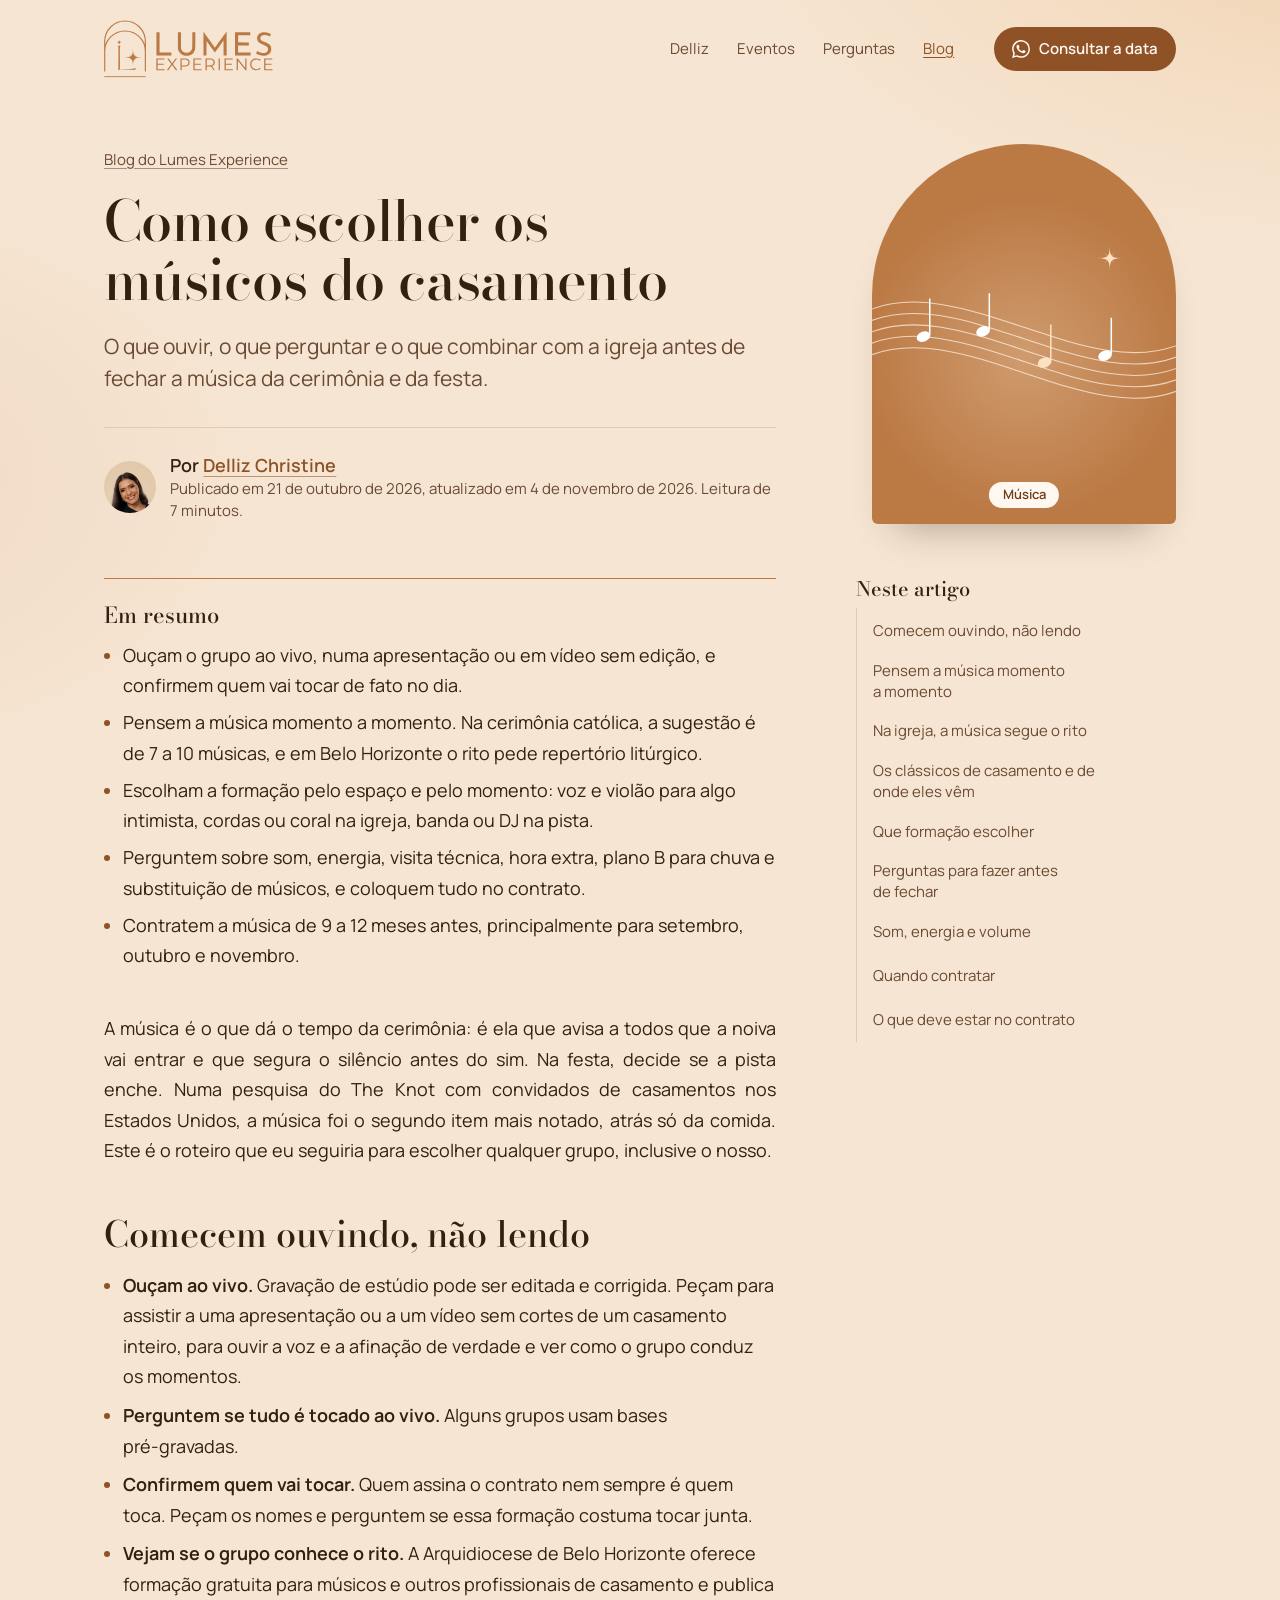
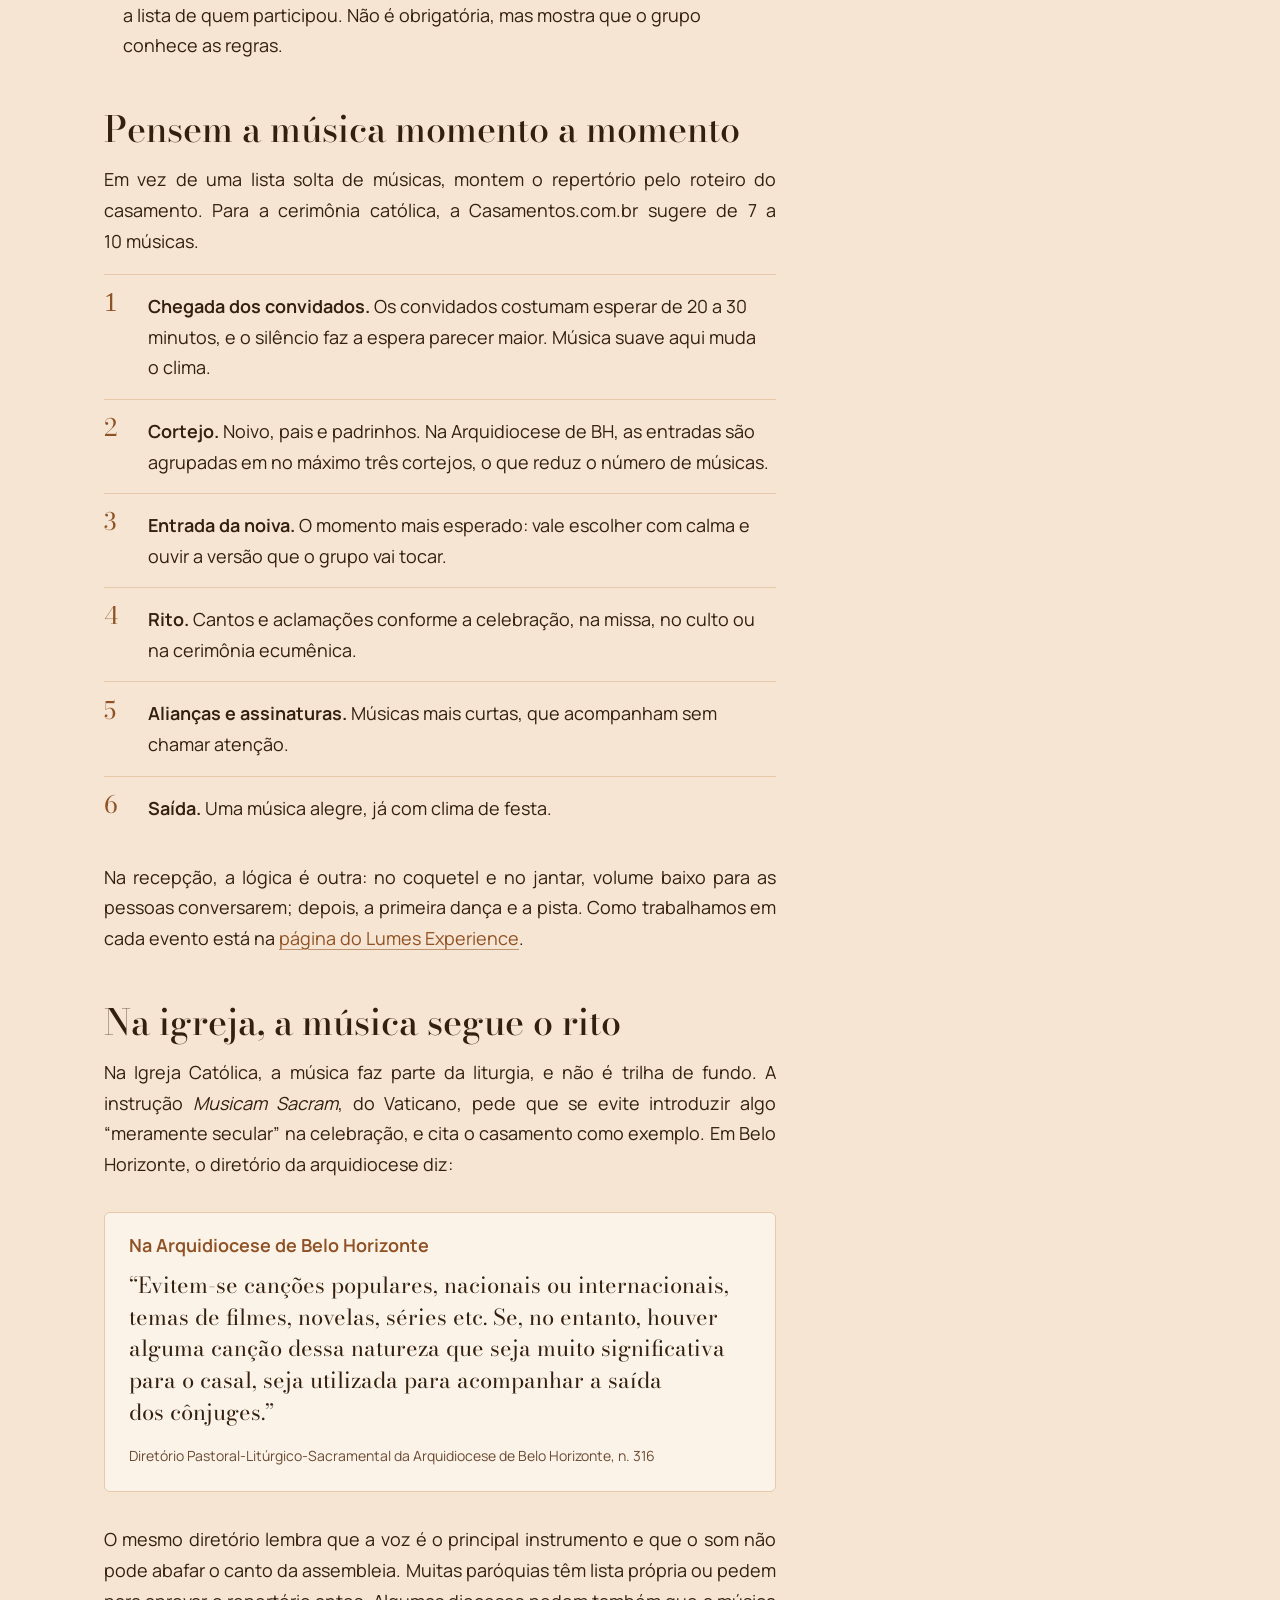
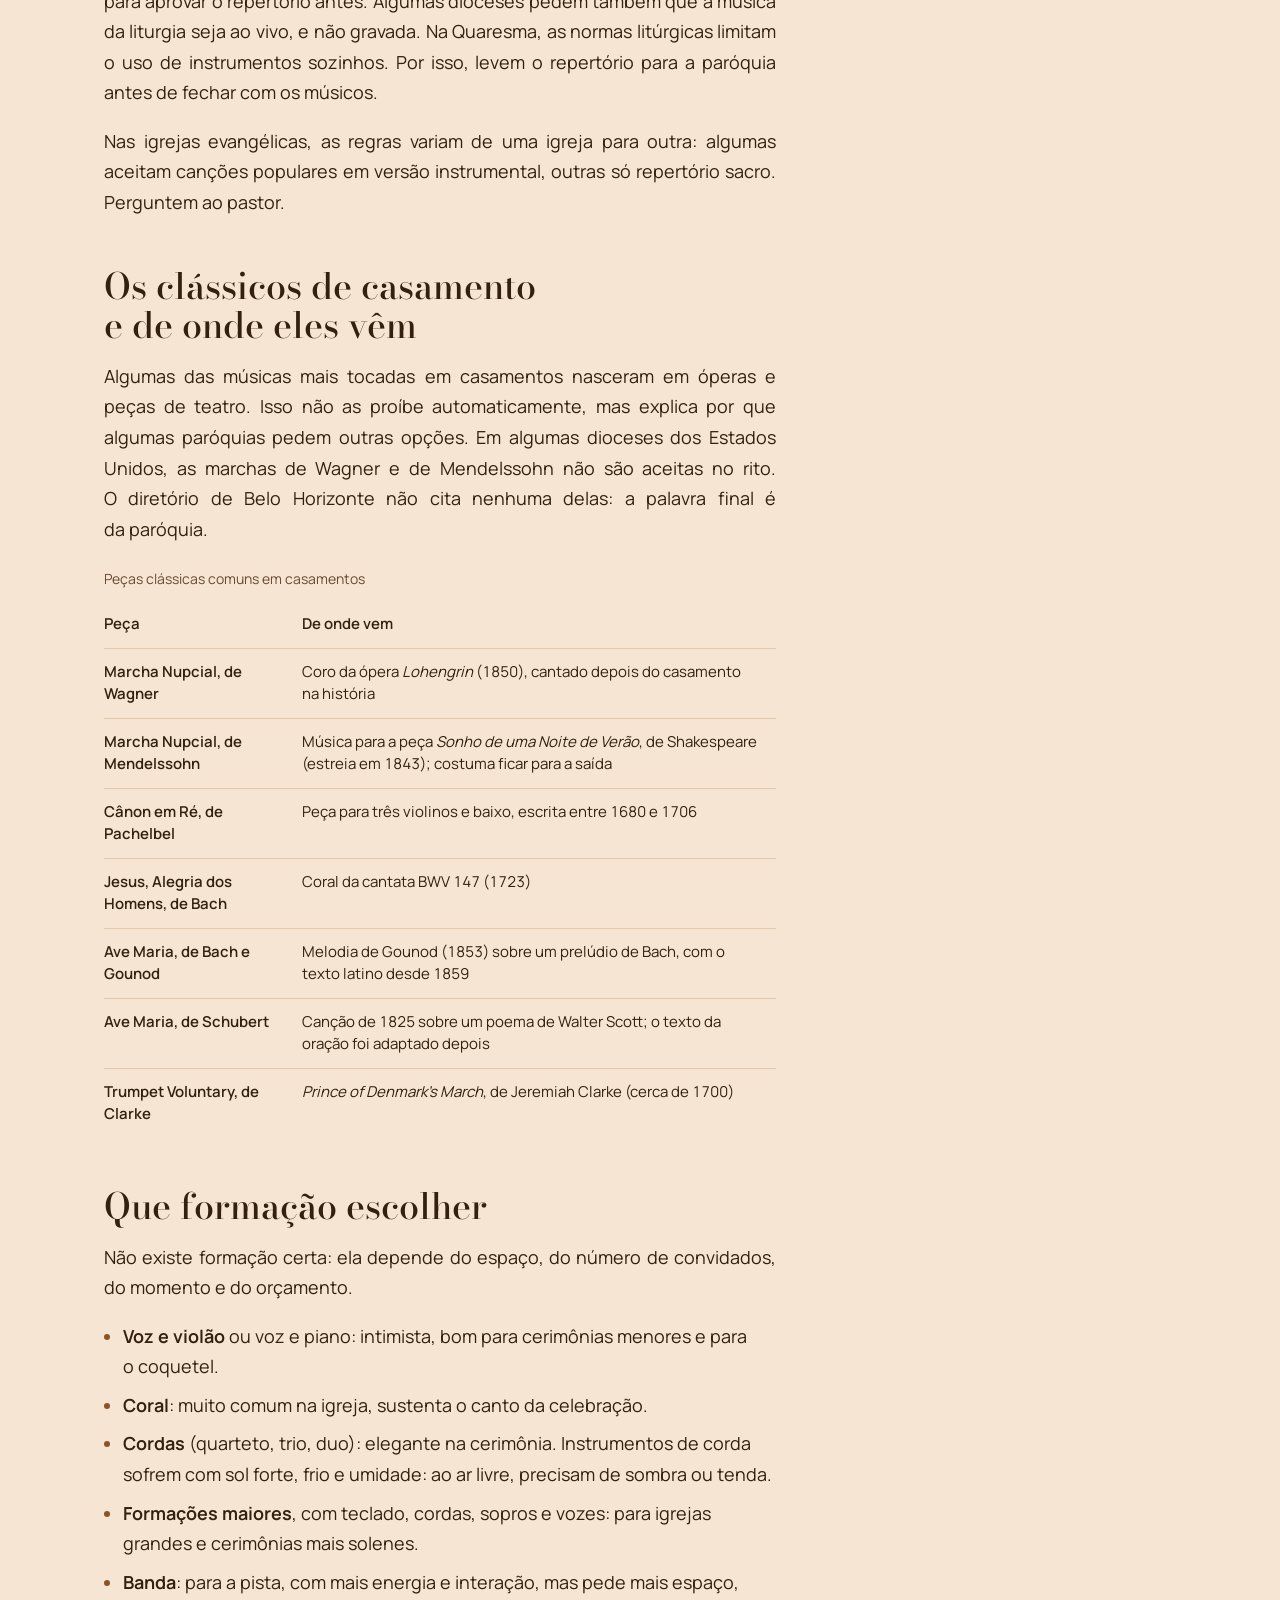
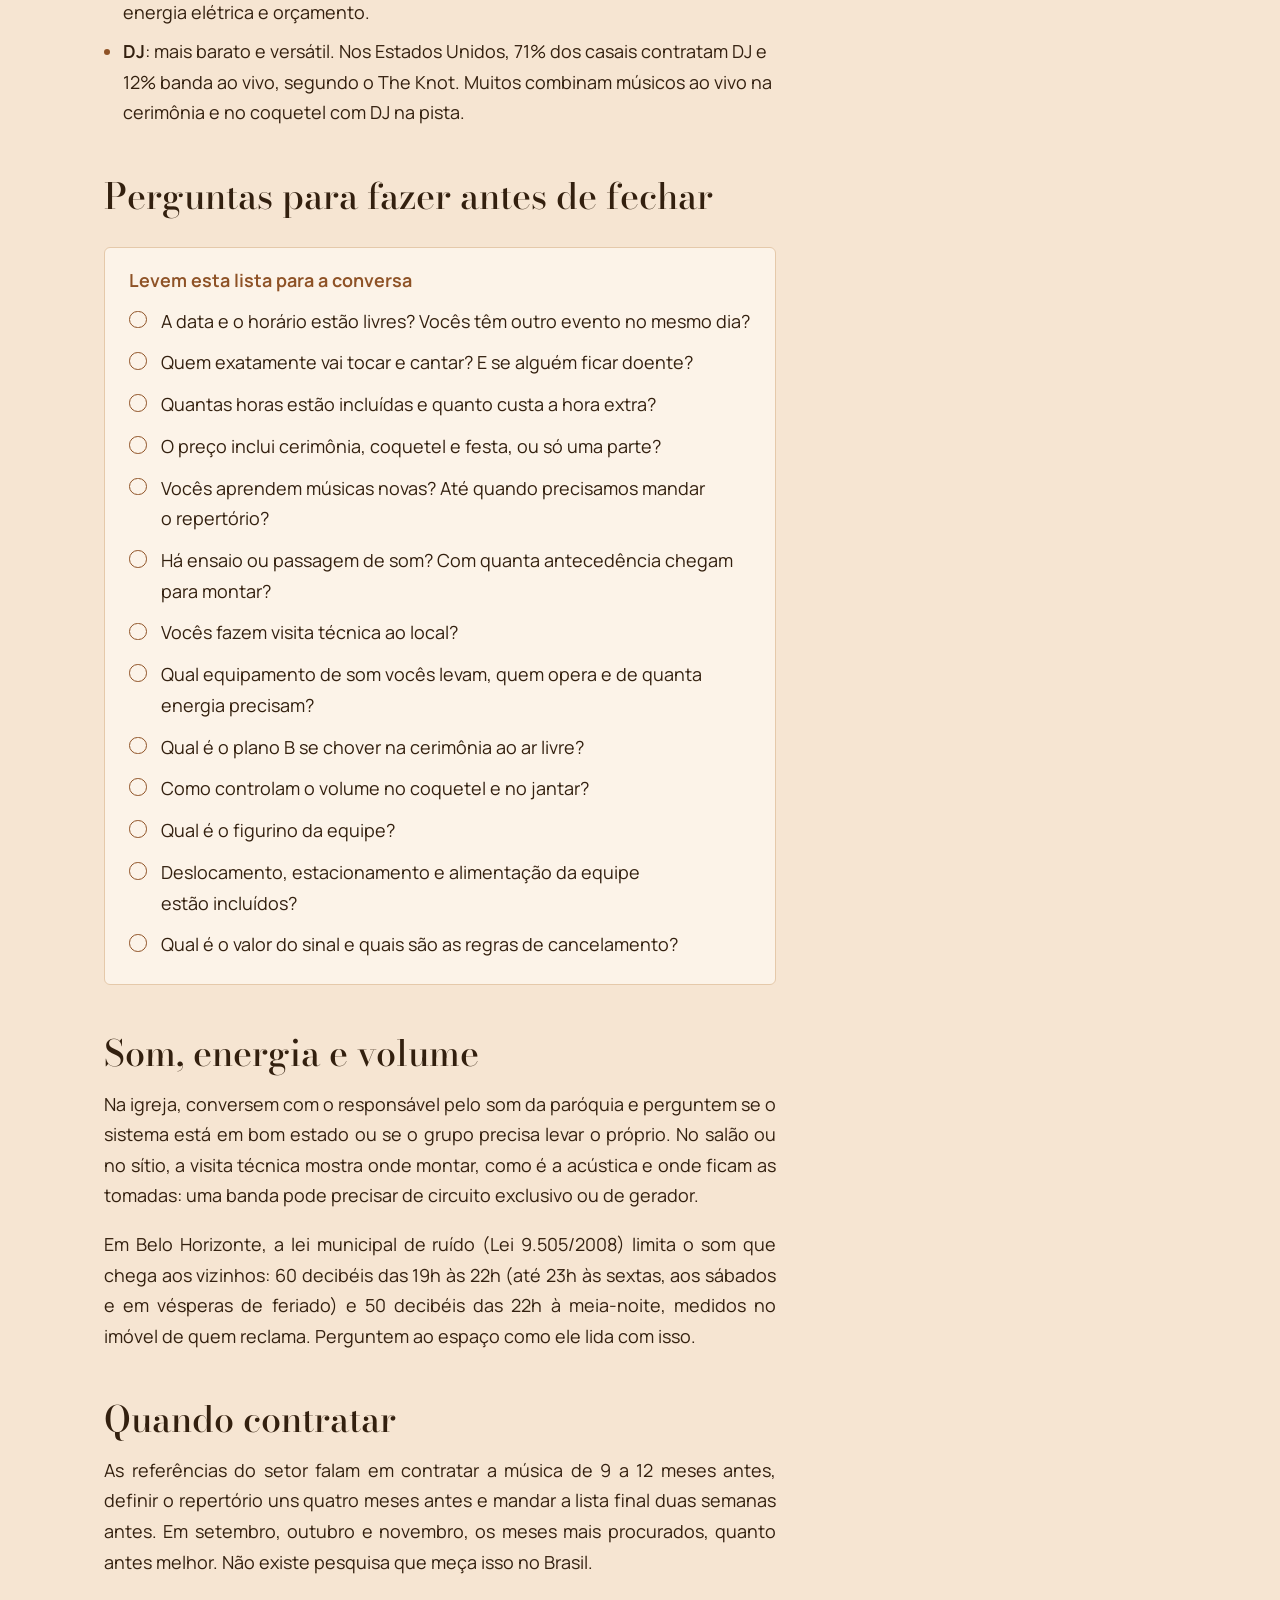
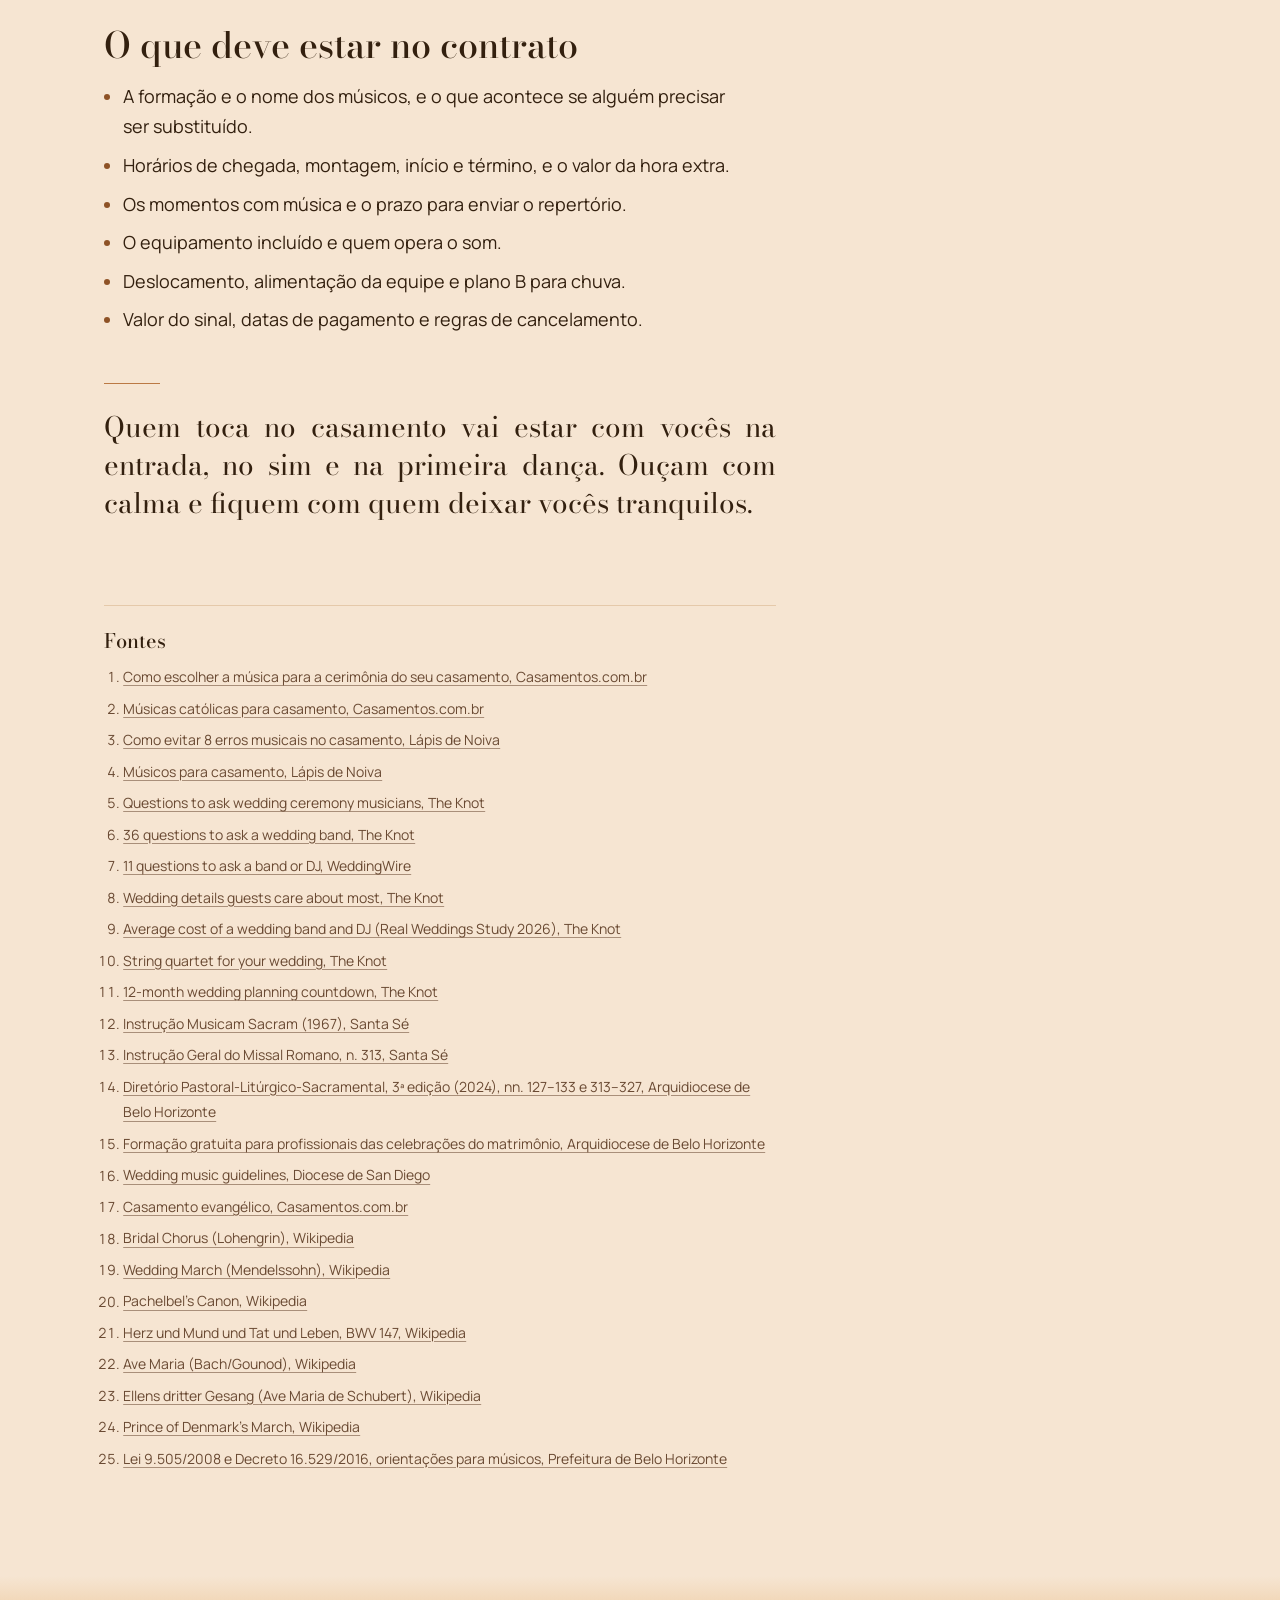
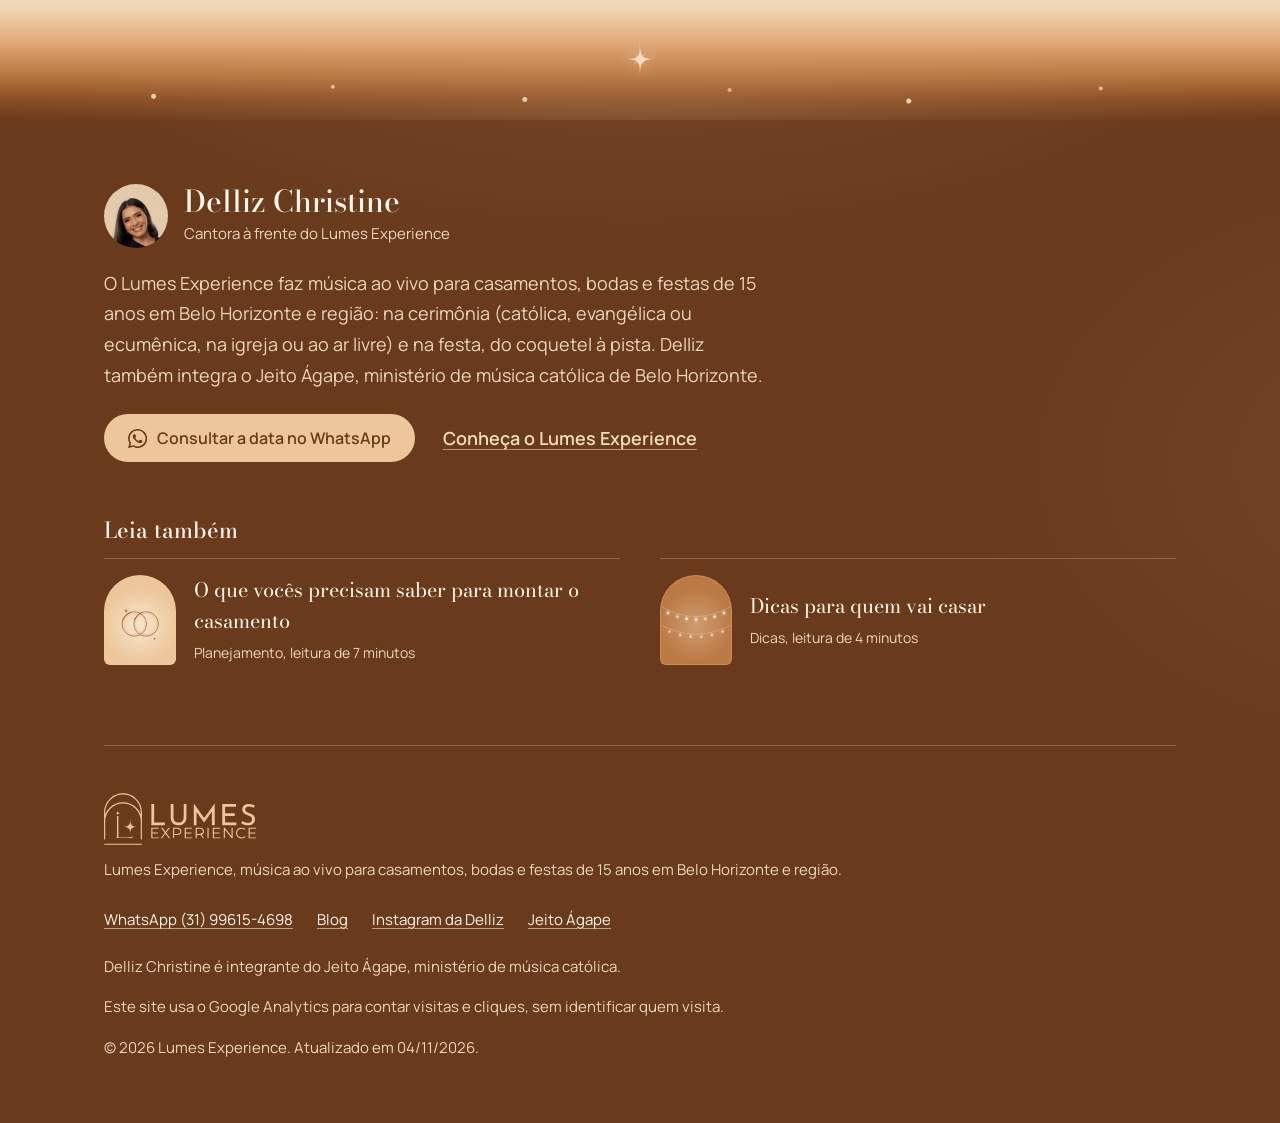
<file: blog/como-escolher-musicos-para-casamento/index.html>
<!doctype html>
<!-- Página gerada por scripts/blog/gerar.mjs: edite o artigo em scripts/blog/artigos/ e gere de novo. -->
<html lang="pt-BR">
<head>
  <meta charset="utf-8">
  <meta name="viewport" content="width=device-width, initial-scale=1, viewport-fit=cover">
  <title>Como escolher músicos para casamento | Blog do Lumes Experience</title>
  <meta name="description" content="O que ouvir, o que perguntar e o que combinar com a igreja antes de contratar músicos para o casamento: formações, repertório, som, contrato e prazos.">
  <meta name="robots" content="index, follow, max-image-preview:large">
  <meta name="author" content="Delliz Christine">
  <link rel="canonical" href="https://lumesexperience.com.br/blog/como-escolher-musicos-para-casamento/">

  <meta property="og:type" content="article">
  <meta property="og:locale" content="pt_BR">
  <meta property="og:site_name" content="Lumes Experience">
  <meta property="og:title" content="Como escolher os músicos do casamento">
  <meta property="og:description" content="O que ouvir, o que perguntar e o que combinar com a igreja antes de contratar músicos para o casamento: formações, repertório, som, contrato e prazos.">
  <meta property="og:url" content="https://lumesexperience.com.br/blog/como-escolher-musicos-para-casamento/">
  <meta property="og:image" content="https://lumesexperience.com.br/assets/img/blog/como-escolher-musicos-para-casamento.jpg">
  <meta property="og:image:width" content="1200">
  <meta property="og:image:height" content="630">
  <meta property="og:image:alt" content="Como escolher os músicos do casamento">
  <meta name="twitter:card" content="summary_large_image">
  <meta name="theme-color" content="#F6E5D2">
  <meta name="color-scheme" content="only light">

  <link rel="icon" href="../../assets/img/favicon.svg" type="image/svg+xml">
  <link rel="icon" href="../../assets/img/favicon-48.png" sizes="48x48" type="image/png">
  <link rel="apple-touch-icon" href="../../assets/img/apple-touch-icon.png">

  <link rel="preload" href="../../assets/fonts/bodoni-moda.woff2" as="font" type="font/woff2" crossorigin>
  <link rel="preload" href="../../assets/fonts/manrope.woff2" as="font" type="font/woff2" crossorigin>
  <link rel="stylesheet" href="../../assets/css/blog.css">

  <!-- Todo fato aqui precisa estar escrito, igual, no texto visível da página (regra do Google). -->
  <script type="application/ld+json">
  {
    "@context": "https://schema.org",
    "@graph": [
      {
        "@type": "BlogPosting",
        "@id": "https://lumesexperience.com.br/blog/como-escolher-musicos-para-casamento/#artigo",
        "headline": "Como escolher os músicos do casamento",
        "description": "O que ouvir, o que perguntar e o que combinar com a igreja antes de contratar músicos para o casamento: formações, repertório, som, contrato e prazos.",
        "image": "https://lumesexperience.com.br/assets/img/blog/como-escolher-musicos-para-casamento.jpg",
        "datePublished": "2026-10-21",
        "dateModified": "2026-11-04",
        "inLanguage": "pt-BR",
        "mainEntityOfPage": "https://lumesexperience.com.br/blog/como-escolher-musicos-para-casamento/",
        "author": {
          "@type": "Person",
          "@id": "https://lumesexperience.com.br/#delliz",
          "name": "Delliz Christine",
          "url": "https://lumesexperience.com.br/#delliz",
          "jobTitle": "Cantora",
          "image": "https://lumesexperience.com.br/assets/img/delliz-christine-cantando-720.jpg",
          "sameAs": [
            "https://www.instagram.com/dellizchristine/"
          ]
        },
        "publisher": {
          "@type": [
            "MusicGroup",
            "LocalBusiness"
          ],
          "@id": "https://lumesexperience.com.br/#lumes",
          "name": "Lumes Experience",
          "url": "https://lumesexperience.com.br/",
          "logo": "https://lumesexperience.com.br/assets/img/icon-512.png"
        },
        "isPartOf": {
          "@type": "Blog",
          "@id": "https://lumesexperience.com.br/blog/#blog",
          "name": "Blog do Lumes Experience"
        }
      },
      {
        "@type": "BreadcrumbList",
        "itemListElement": [
          {
            "@type": "ListItem",
            "position": 1,
            "name": "Lumes Experience",
            "item": "https://lumesexperience.com.br/"
          },
          {
            "@type": "ListItem",
            "position": 2,
            "name": "Blog",
            "item": "https://lumesexperience.com.br/blog/"
          },
          {
            "@type": "ListItem",
            "position": 3,
            "name": "Como escolher os músicos do casamento"
          }
        ]
      }
    ]
  }
  </script>
</head>
<body>
  <a class="pular" href="#principal">Pular para o conteúdo</a>

  <svg class="icones" width="0" height="0" aria-hidden="true">
    <symbol id="icone-whatsapp" viewBox="0 0 24 24"><path d="M17.472 14.382c-.297-.149-1.758-.867-2.03-.967-.273-.099-.471-.148-.67.15-.197.297-.767.966-.94 1.164-.173.199-.347.223-.644.075-.297-.15-1.255-.463-2.39-1.475-.883-.788-1.48-1.761-1.653-2.059-.173-.297-.018-.458.13-.606.134-.133.298-.347.446-.52.149-.174.198-.298.298-.497.099-.198.05-.371-.025-.52-.075-.149-.669-1.612-.916-2.207-.242-.579-.487-.5-.669-.51-.173-.008-.371-.01-.57-.01-.198 0-.52.074-.792.372-.272.297-1.04 1.016-1.04 2.479 0 1.462 1.065 2.875 1.213 3.074.149.198 2.096 3.2 5.077 4.487.709.306 1.262.489 1.694.625.712.227 1.36.195 1.871.118.571-.085 1.758-.719 2.006-1.413.248-.694.248-1.289.173-1.413-.074-.124-.272-.198-.57-.347m-5.421 7.403h-.004a9.87 9.87 0 01-5.031-1.378l-.361-.214-3.741.982.998-3.648-.235-.374a9.86 9.86 0 01-1.51-5.26c.001-5.45 4.436-9.884 9.888-9.884 2.64 0 5.122 1.03 6.988 2.898a9.825 9.825 0 012.893 6.994c-.003 5.45-4.437 9.884-9.885 9.884m8.413-18.297A11.815 11.815 0 0012.05 0C5.495 0 .16 5.335.157 11.892c0 2.096.547 4.142 1.588 5.945L.057 24l6.305-1.654a11.882 11.882 0 005.683 1.448h.005c6.554 0 11.89-5.335 11.893-11.893a11.821 11.821 0 00-3.48-8.413Z"/></symbol>
    <symbol id="marca-logo" viewBox="180 876 1745 594"><g transform="translate(187.5 886.5) scale(.4108) translate(-561.5 -380.5)"><path d="M561.5 1635V890.5A510 510 0 0 1 1581.5 890.5V1635M561.5 1635V1140A510 510 0 0 1 1581.5 1140V1635M561.5 1780H1581.5" fill="none" stroke="currentColor" stroke-width="1.15" stroke-linecap="round" vector-effect="non-scaling-stroke"/><path d="M 1268.1 1058.2c-0.4 0.4-0.4 4.8-0.9 9.1-1.3 25.7-8.3 140.3-8.3 142-0.4 2.6-3.5 10.5-7.4 17.9-2.2 4.8-4.4 8.3-7.8 13.1-2.6 3.9-4.8 7-5.2 7 0 0-14.4-11.3-31.8-25.3-17.4-14.4-31.8-25.7-31.8-25.7 0 0.4 11.3 14.4 25.3 31.8 13.9 17.4 25.3 31.8 25.3 31.8 0 0.4-6.5 5.7-10.9 8.7-7 4.8-20.9 10.9-24.4 11.8-1.3 0-36.6 2.2-78.4 4.8-42.3 2.2-76.7 4.4-77.1 4.4 0 0.4 76.7 4.8 77.5 4.8 0.4 0 0.4 0.4 0 0.9 0 0.9 0 0.9 4.4 0.9 4.8 0 17 1.3 26.6 2.6 18.7 3 46.2 10.5 57.9 15.7 3.5 1.7 13.1 7.4 16.6 9.6 0.9 0.9 2.2 1.7 2.2 1.7 0.4 0.4-9.6 13.1-22.2 28.7-12.6 15.7-22.7 28.3-22.2 28.3 0 0 13.1-10.5 28.3-22.7l28.7-23.1 2.2 2.6c3.9 3.9 7.8 9.1 12.2 15.2 3.9 6.5 6.5 11.3 9.1 17.9 3.9 10 3.5 4.4 7.8 80.2 2.2 37.5 4.4 68.4 4.4 68.4 0 0.4 1.3-15.7 2.2-35.3 1.3-19.6 2.6-37 2.6-38.8 3.5-27.9 5.7-40.5 12.6-64 3.5-13.1 10.9-27 20.5-38.8 2.2-3 2.6-3.5 3.5-3 2.6 2.6 51.4 41.4 51.4 41.4 0.4 0-9.1-11.8-20.5-26.1-11.8-14.4-20.9-26.1-20.9-26.1 0-0.4 1.7-1.3 3.5-3 6.5-5.2 18.7-12.2 26.6-15.2 7.4-3 24.8-8.3 36.2-10.5 8.7-1.7 22.7-3.9 30.9-4.8 7-0.9 7.4-0.9 7.4-1.7-0.4-0.4-0.4-0.9 0-0.9 0.9 0 77.5-4.4 77.5-4.8-0.4 0-33.1-2.2-73.2-4.4l-72.7-4.4-4.8-1.7c-11.8-4.4-24.8-12.6-34.4-21.8l-2.2-1.7 23.1-29.2c13.1-15.7 23.5-29.2 23.5-29.6 0.4-0.4-12.2 9.6-28.3 22.2-15.7 13.1-28.7 23.5-29.2 23.5-0.4 0.4-7-9.1-9.6-14.4-4.4-7.8-7.8-17.9-12.2-34.8-4.4-15.7-7.4-34.8-8.3-53.1-1.7-34-5.2-82.8-5.2-81.9 z" fill="currentColor" opacity=".5"/><path d="M 892.2 1004.6c5.2 6.1 8.7 14.4 10.9 24.8 1.7 9.1 2.2 14.4 2.6 38.3 0.4 32.7 0.4 471.8 0 484-0.4 11.8-0.9 17-2.6 24-2.2 11.8-6.1 20.5-11.3 27-0.9 0.9-1.3 1.7-1.3 1.7 0 0.4 79.3 0.4 221.7 0.4l221.7-0.4 0-21.8c0-11.8 0-21.8-0.4-21.8 0 0-3 0.9-6.1 2.2-39.2 15.2-92.8 25.3-156.8 30.1-28.3 2.2-26.6 2.2-129.8 2.6l-98 0 0-256.1c-0.4-293.2-0.4-287.5 0.4-294.5 1.7-20 5.2-30.9 13.1-40.5l2.2-2.6-34.4 0-34 0 2.2 2.6 zM 1272 1135.7c-0.4 0.4-0.4 3.9-0.4 7.8-0.4 7-0.4 10-2.6 22.2-2.2 16.6-8.7 42.7-13.1 52.7-6.5 15.7-12.2 24-23.5 35.3-17.4 17.4-32.2 25.3-63.6 33.1-15.2 3.9-41.8 7.8-52.3 7.8-3 0-3.9 0-3.9 0.4 0.4 0.4 2.6 0.9 7.8 0.9 7.4 0.4 10.5 0.4 21.3 2.2 20 2.6 48.8 10.9 60.5 16.6 12.2 6.1 20.9 12.6 30.9 22.7 10 10.5 17.9 22.2 22.7 34.4 6.1 14.4 12.6 44 14.8 64 0.9 7.8 0.9 8.3 1.7 8.3 0 0 0.4 0 0.4-0.4 0.4 0 0.9-3 0.9-6.5 2.2-18.3 5.2-33.5 11.3-54 1.7-5.7 5.2-14.4 9.1-21.8 1.7-3.9 7-11.8 10.9-17 3.5-4.4 14.4-14.4 18.7-17.9 6.5-4.8 17.4-11.3 24.8-14.4 6.5-3 26.1-8.7 36.2-10.5 9.6-2.2 26.1-4.8 35.3-5.7 2.6 0 3.9-0.4 3.5-1.3-0.4 0-3.5-0.4-7.4-0.9-17.9-2.2-24.8-3.5-42.3-7.8-19.6-4.8-29.2-8.3-40.9-15.7-13.9-8.3-27-21.8-36.6-37-4.8-7.8-8.7-17-11.8-27-5.2-18.3-7-26.6-9.1-42.7-1.7-11.8-2.6-19.2-2.6-24 0-2.6 0-4.4-0.4-4.4-0.4 0-0.4 0.4-0.4 0.4 zM 924.8 849.1c-0.4 0.4-0.4 3-0.9 5.2-1.3 10.5-4.4 23.1-7.8 29.6-3.5 7.8-9.1 14.4-16.1 19.2-8.7 5.7-20.5 9.1-38.8 11.8-3 0-2.2 0.9 1.7 0.9 8.7 1.3 19.6 3.5 26.6 6.1 4.4 1.7 9.1 4.4 12.6 7 5.7 4.4 11.8 12.6 14.8 18.7 1.3 3 3.9 11.3 4.8 15.7 0.9 3.9 2.6 14.4 2.6 16.1 0 3.5 0.9 1.7 1.3-3 1.7-14.8 6.1-28.7 11.8-36.6 2.2-3.5 7.4-8.7 10.9-11.3 7.8-5.7 19.6-10 36.2-12.2 3.5-0.4 6.5-0.9 6.5-0.9 0-0.4-0.9-0.4-2.6-0.4-5.2-0.9-14.8-2.6-20.9-4.4-10.9-3-17-6.5-24-13.1-4.8-4.4-8.7-10.5-11.3-15.7-2.6-7-6.1-20.9-7-32.7-0.4-0.9-0.4-0.9-0.4 0 z" fill="currentColor"/></g><path d="M 721 1123l0 120 77 0 77 0 0-16 0-15-61 0-61 0 0-105 0-104-16 0-16 0 0 120 zM 942 1086c0 88 0 89 5 103 9 26 30 46 58 53 17 4 37 4 54 0 17-5 34-15 44-29 6-7 13-21 16-32 2-7 2-8 3-93l0-85-15 0c-15 0-16 0-16 2 0 1 0 38 0 82-1 75-1 81-2 86-7 19-20 33-38 39-12 3-26 3-38 0-19-6-33-21-37-40-2-6-2-18-2-88l0-81-16 0-16 0 0 83 zM 1385 1078c-33 46-61 84-61 83 0 0-27-36-58-81-31-44-58-81-58-83-2-1-2 11-2 122l0 124 15 0 16 0 0-75 1-75 42 59c24 33 44 60 44 60 0 0 21-28 45-62l44-62 0 77 0 78 16 0 16 0 0-124c0-68 0-124 0-124-1 0-28 38-60 83 zM 1531 1123l0 120 81 0 80 0 0-15 0-16-64 0-64-1-1-36 0-37 55 0 56 0 0-15 0-16-55 0-55-1 0-36 0-37 62 0 62 0 0-15 0-15-78 0-79 0 0 120 zM 1821 1002c-41 5-66 35-61 72 3 25 20 41 61 57 27 10 43 21 48 32 6 15 2 34-10 43-6 5-15 9-23 10-8 2-25 1-35-2-9-2-28-11-35-16-2-2-4-3-4-3-1 0-4 6-7 13l-7 12 2 2c5 4 17 10 26 13 39 16 81 13 106-8 11-8 17-19 21-33 2-6 2-9 2-21-1-11-1-15-3-20-4-10-8-16-15-24-9-8-21-14-44-23-41-16-53-28-50-48 3-18 18-28 42-28 15 0 29 4 47 12 4 1 8 3 8 3 0 0 3-5 7-12 6-14 7-13-8-19-22-10-48-14-68-12 zM 720 1333l0 61 43 0 43 0 0-6 0-5-36 0-37 0 0-23 0-22 32 0 31 0 0-6 0-5-31 0-32 0 0-21 0-22 35 0 36-1 0-5 0-5-42 0-42 0 0 60 zM 844 1290c7 9 17 22 22 29l9 12-4 5c-5 8-40 55-41 57-1 1 0 1 6 1l8 0 19-27 19-26 3 3c1 1 10 13 19 26l18 24 7 0c5 0 7 0 6-1 0-1-10-15-22-31-12-16-22-30-22-31 0 0 4-6 8-12 5-6 14-19 21-29l13-17-7 0-7 0-18 24c-9 14-18 25-18 25 0 0-9-11-18-25l-18-24-8 0-7 0 12 17 zM 969 1333l0 61 6 0 6 0 0-19 0-19 22 0c18-1 24-1 30-3 13-3 22-11 27-21 4-10 4-26 0-36-3-6-11-14-17-17-11-5-16-6-46-6l-28 0 0 60zm 61-47c9 3 16 9 19 16 2 6 2 18 0 24-3 7-10 13-18 16-6 2-10 2-29 2l-21 0 0-30 0-30 21 0c19 0 23 0 28 2 zM 1102 1333l0 61 43 0 43 0 0-6 0-5-36 0-37 0 0-23 0-22 32 0 31 0 0-6 0-5-31 0-32 0 0-22 0-21 35 0 35 0 0-6 0-5-41 0-42 0 0 60 zM 1227 1333l0 61 6 0 7 0 0-19 1-20 21 0 21 0 13 19 14 20 7 0c6 0 7 0 6-1-5-7-28-40-28-40 0-1 3-2 7-4 5-3 12-9 15-14 6-9 7-28 2-38-4-8-10-14-17-18-10-5-15-6-47-6l-28 0 0 60zm 66-46c11 6 16 14 16 27 0 9-3 16-8 22-9 7-17 9-44 9l-17 0 0-31 0-30 23 0c23 0 24 1 30 3 zM 1362 1333l0 61 7 0 6 0 0-61 0-60-6 0-7 0 0 60 zM 1423 1333l0 61 43 0 43 0 0-6 0-5-36 0-37 0 0-23 0-22 32 0 31 0 0-6 0-5-31 0-32 0 0-21 0-22 35 0 36-1 0-5 0-5-42 0-42 0 0 60 zM 1548 1333l0 61 6 0 7 0 0-49 1-49 38 49 39 49 6 0 5 0 0-61 0-60-6 0-7 0 0 49 0 48-39-48-38-49-6 0-6 0 0 60 zM 1734 1274c-21 5-37 20-44 41-2 8-3 23-1 32 5 22 21 39 43 45 13 4 30 3 44-2 6-2 18-10 19-12 0-1-1-3-4-5l-3-4-6 4c-12 11-34 13-50 7-29-12-41-47-23-75 11-17 34-26 56-20 7 1 11 3 18 8l5 4 4-3c1-2 3-4 3-5 0-1-7-7-13-10-11-7-34-9-48-5 zM 1832 1333l0 61 43 0 43 0 0-6 0-5-36 0-37 0 0-23 0-22 32 0 31 0 0-6 0-5-31 0-32 0 0-21 0-22 35 0 36-1 0-5 0-5-42 0-42 0 0 60 z" fill="currentColor"/></symbol>
    <symbol id="marca-simbolo" viewBox="540 360 1063 1440"><path d="M561.5 1635V890.5A510 510 0 0 1 1581.5 890.5V1635M561.5 1635V1140A510 510 0 0 1 1581.5 1140V1635M561.5 1780H1581.5" fill="none" stroke="currentColor" stroke-width="9" stroke-linecap="round"/><path d="M 1268.1 1058.2c-0.4 0.4-0.4 4.8-0.9 9.1-1.3 25.7-8.3 140.3-8.3 142-0.4 2.6-3.5 10.5-7.4 17.9-2.2 4.8-4.4 8.3-7.8 13.1-2.6 3.9-4.8 7-5.2 7 0 0-14.4-11.3-31.8-25.3-17.4-14.4-31.8-25.7-31.8-25.7 0 0.4 11.3 14.4 25.3 31.8 13.9 17.4 25.3 31.8 25.3 31.8 0 0.4-6.5 5.7-10.9 8.7-7 4.8-20.9 10.9-24.4 11.8-1.3 0-36.6 2.2-78.4 4.8-42.3 2.2-76.7 4.4-77.1 4.4 0 0.4 76.7 4.8 77.5 4.8 0.4 0 0.4 0.4 0 0.9 0 0.9 0 0.9 4.4 0.9 4.8 0 17 1.3 26.6 2.6 18.7 3 46.2 10.5 57.9 15.7 3.5 1.7 13.1 7.4 16.6 9.6 0.9 0.9 2.2 1.7 2.2 1.7 0.4 0.4-9.6 13.1-22.2 28.7-12.6 15.7-22.7 28.3-22.2 28.3 0 0 13.1-10.5 28.3-22.7l28.7-23.1 2.2 2.6c3.9 3.9 7.8 9.1 12.2 15.2 3.9 6.5 6.5 11.3 9.1 17.9 3.9 10 3.5 4.4 7.8 80.2 2.2 37.5 4.4 68.4 4.4 68.4 0 0.4 1.3-15.7 2.2-35.3 1.3-19.6 2.6-37 2.6-38.8 3.5-27.9 5.7-40.5 12.6-64 3.5-13.1 10.9-27 20.5-38.8 2.2-3 2.6-3.5 3.5-3 2.6 2.6 51.4 41.4 51.4 41.4 0.4 0-9.1-11.8-20.5-26.1-11.8-14.4-20.9-26.1-20.9-26.1 0-0.4 1.7-1.3 3.5-3 6.5-5.2 18.7-12.2 26.6-15.2 7.4-3 24.8-8.3 36.2-10.5 8.7-1.7 22.7-3.9 30.9-4.8 7-0.9 7.4-0.9 7.4-1.7-0.4-0.4-0.4-0.9 0-0.9 0.9 0 77.5-4.4 77.5-4.8-0.4 0-33.1-2.2-73.2-4.4l-72.7-4.4-4.8-1.7c-11.8-4.4-24.8-12.6-34.4-21.8l-2.2-1.7 23.1-29.2c13.1-15.7 23.5-29.2 23.5-29.6 0.4-0.4-12.2 9.6-28.3 22.2-15.7 13.1-28.7 23.5-29.2 23.5-0.4 0.4-7-9.1-9.6-14.4-4.4-7.8-7.8-17.9-12.2-34.8-4.4-15.7-7.4-34.8-8.3-53.1-1.7-34-5.2-82.8-5.2-81.9 z" fill="currentColor" opacity=".5"/><path d="M 892.2 1004.6c5.2 6.1 8.7 14.4 10.9 24.8 1.7 9.1 2.2 14.4 2.6 38.3 0.4 32.7 0.4 471.8 0 484-0.4 11.8-0.9 17-2.6 24-2.2 11.8-6.1 20.5-11.3 27-0.9 0.9-1.3 1.7-1.3 1.7 0 0.4 79.3 0.4 221.7 0.4l221.7-0.4 0-21.8c0-11.8 0-21.8-0.4-21.8 0 0-3 0.9-6.1 2.2-39.2 15.2-92.8 25.3-156.8 30.1-28.3 2.2-26.6 2.2-129.8 2.6l-98 0 0-256.1c-0.4-293.2-0.4-287.5 0.4-294.5 1.7-20 5.2-30.9 13.1-40.5l2.2-2.6-34.4 0-34 0 2.2 2.6 zM 1272 1135.7c-0.4 0.4-0.4 3.9-0.4 7.8-0.4 7-0.4 10-2.6 22.2-2.2 16.6-8.7 42.7-13.1 52.7-6.5 15.7-12.2 24-23.5 35.3-17.4 17.4-32.2 25.3-63.6 33.1-15.2 3.9-41.8 7.8-52.3 7.8-3 0-3.9 0-3.9 0.4 0.4 0.4 2.6 0.9 7.8 0.9 7.4 0.4 10.5 0.4 21.3 2.2 20 2.6 48.8 10.9 60.5 16.6 12.2 6.1 20.9 12.6 30.9 22.7 10 10.5 17.9 22.2 22.7 34.4 6.1 14.4 12.6 44 14.8 64 0.9 7.8 0.9 8.3 1.7 8.3 0 0 0.4 0 0.4-0.4 0.4 0 0.9-3 0.9-6.5 2.2-18.3 5.2-33.5 11.3-54 1.7-5.7 5.2-14.4 9.1-21.8 1.7-3.9 7-11.8 10.9-17 3.5-4.4 14.4-14.4 18.7-17.9 6.5-4.8 17.4-11.3 24.8-14.4 6.5-3 26.1-8.7 36.2-10.5 9.6-2.2 26.1-4.8 35.3-5.7 2.6 0 3.9-0.4 3.5-1.3-0.4 0-3.5-0.4-7.4-0.9-17.9-2.2-24.8-3.5-42.3-7.8-19.6-4.8-29.2-8.3-40.9-15.7-13.9-8.3-27-21.8-36.6-37-4.8-7.8-8.7-17-11.8-27-5.2-18.3-7-26.6-9.1-42.7-1.7-11.8-2.6-19.2-2.6-24 0-2.6 0-4.4-0.4-4.4-0.4 0-0.4 0.4-0.4 0.4 zM 924.8 849.1c-0.4 0.4-0.4 3-0.9 5.2-1.3 10.5-4.4 23.1-7.8 29.6-3.5 7.8-9.1 14.4-16.1 19.2-8.7 5.7-20.5 9.1-38.8 11.8-3 0-2.2 0.9 1.7 0.9 8.7 1.3 19.6 3.5 26.6 6.1 4.4 1.7 9.1 4.4 12.6 7 5.7 4.4 11.8 12.6 14.8 18.7 1.3 3 3.9 11.3 4.8 15.7 0.9 3.9 2.6 14.4 2.6 16.1 0 3.5 0.9 1.7 1.3-3 1.7-14.8 6.1-28.7 11.8-36.6 2.2-3.5 7.4-8.7 10.9-11.3 7.8-5.7 19.6-10 36.2-12.2 3.5-0.4 6.5-0.9 6.5-0.9 0-0.4-0.9-0.4-2.6-0.4-5.2-0.9-14.8-2.6-20.9-4.4-10.9-3-17-6.5-24-13.1-4.8-4.4-8.7-10.5-11.3-15.7-2.6-7-6.1-20.9-7-32.7-0.4-0.9-0.4-0.9-0.4 0 z" fill="currentColor"/></symbol>
    <symbol id="marca-estrela" viewBox="1040 1062 460 460"><path d="M 1268.1 1058.2c-0.4 0.4-0.4 4.8-0.9 9.1-1.3 25.7-8.3 140.3-8.3 142-0.4 2.6-3.5 10.5-7.4 17.9-2.2 4.8-4.4 8.3-7.8 13.1-2.6 3.9-4.8 7-5.2 7 0 0-14.4-11.3-31.8-25.3-17.4-14.4-31.8-25.7-31.8-25.7 0 0.4 11.3 14.4 25.3 31.8 13.9 17.4 25.3 31.8 25.3 31.8 0 0.4-6.5 5.7-10.9 8.7-7 4.8-20.9 10.9-24.4 11.8-1.3 0-36.6 2.2-78.4 4.8-42.3 2.2-76.7 4.4-77.1 4.4 0 0.4 76.7 4.8 77.5 4.8 0.4 0 0.4 0.4 0 0.9 0 0.9 0 0.9 4.4 0.9 4.8 0 17 1.3 26.6 2.6 18.7 3 46.2 10.5 57.9 15.7 3.5 1.7 13.1 7.4 16.6 9.6 0.9 0.9 2.2 1.7 2.2 1.7 0.4 0.4-9.6 13.1-22.2 28.7-12.6 15.7-22.7 28.3-22.2 28.3 0 0 13.1-10.5 28.3-22.7l28.7-23.1 2.2 2.6c3.9 3.9 7.8 9.1 12.2 15.2 3.9 6.5 6.5 11.3 9.1 17.9 3.9 10 3.5 4.4 7.8 80.2 2.2 37.5 4.4 68.4 4.4 68.4 0 0.4 1.3-15.7 2.2-35.3 1.3-19.6 2.6-37 2.6-38.8 3.5-27.9 5.7-40.5 12.6-64 3.5-13.1 10.9-27 20.5-38.8 2.2-3 2.6-3.5 3.5-3 2.6 2.6 51.4 41.4 51.4 41.4 0.4 0-9.1-11.8-20.5-26.1-11.8-14.4-20.9-26.1-20.9-26.1 0-0.4 1.7-1.3 3.5-3 6.5-5.2 18.7-12.2 26.6-15.2 7.4-3 24.8-8.3 36.2-10.5 8.7-1.7 22.7-3.9 30.9-4.8 7-0.9 7.4-0.9 7.4-1.7-0.4-0.4-0.4-0.9 0-0.9 0.9 0 77.5-4.4 77.5-4.8-0.4 0-33.1-2.2-73.2-4.4l-72.7-4.4-4.8-1.7c-11.8-4.4-24.8-12.6-34.4-21.8l-2.2-1.7 23.1-29.2c13.1-15.7 23.5-29.2 23.5-29.6 0.4-0.4-12.2 9.6-28.3 22.2-15.7 13.1-28.7 23.5-29.2 23.5-0.4 0.4-7-9.1-9.6-14.4-4.4-7.8-7.8-17.9-12.2-34.8-4.4-15.7-7.4-34.8-8.3-53.1-1.7-34-5.2-82.8-5.2-81.9 z" fill="currentColor" opacity=".45"/><path d="M 1272 1135.7c-0.4 0.4-0.4 3.9-0.4 7.8-0.4 7-0.4 10-2.6 22.2-2.2 16.6-8.7 42.7-13.1 52.7-6.5 15.7-12.2 24-23.5 35.3-17.4 17.4-32.2 25.3-63.6 33.1-15.2 3.9-41.8 7.8-52.3 7.8-3 0-3.9 0-3.9 0.4 0.4 0.4 2.6 0.9 7.8 0.9 7.4 0.4 10.5 0.4 21.3 2.2 20 2.6 48.8 10.9 60.5 16.6 12.2 6.1 20.9 12.6 30.9 22.7 10 10.5 17.9 22.2 22.7 34.4 6.1 14.4 12.6 44 14.8 64 0.9 7.8 0.9 8.3 1.7 8.3 0 0 0.4 0 0.4-0.4 0.4 0 0.9-3 0.9-6.5 2.2-18.3 5.2-33.5 11.3-54 1.7-5.7 5.2-14.4 9.1-21.8 1.7-3.9 7-11.8 10.9-17 3.5-4.4 14.4-14.4 18.7-17.9 6.5-4.8 17.4-11.3 24.8-14.4 6.5-3 26.1-8.7 36.2-10.5 9.6-2.2 26.1-4.8 35.3-5.7 2.6 0 3.9-0.4 3.5-1.3-0.4 0-3.5-0.4-7.4-0.9-17.9-2.2-24.8-3.5-42.3-7.8-19.6-4.8-29.2-8.3-40.9-15.7-13.9-8.3-27-21.8-36.6-37-4.8-7.8-8.7-17-11.8-27-5.2-18.3-7-26.6-9.1-42.7-1.7-11.8-2.6-19.2-2.6-24 0-2.6 0-4.4-0.4-4.4-0.4 0-0.4 0.4-0.4 0.4 z" fill="currentColor"/></symbol>
  </svg>

  <header class="topo conteudo">
    <a class="marca" href="../../" aria-label="Lumes Experience, página inicial"><svg viewBox="0 0 1745 594" aria-hidden="true"><use href="#marca-logo"/></svg></a>
    <nav class="topo__nav" aria-label="Seções">
      <a class="so-largo" href="../../#delliz">Delliz</a>
      <a href="../../#eventos">Eventos</a>
      <a href="../../#perguntas">Perguntas</a>
      <a href="../../blog/" aria-current="page">Blog</a>
    </nav>
    <a class="botao botao--compacto" data-cta="topo" target="_blank" rel="noopener" href="https://wa.me/5531996154698?text=Ol%C3%A1%2C%20Lumes%20Experience!%20Vi%20o%20site%20e%20quero%20consultar%20uma%20data.%0AEvento%3A%20%0AData%3A%20%0ACidade%20e%20local%3A%20%0ACerim%C3%B4nia%3A%20%0AMomentos%20com%20m%C3%BAsica%3A%20">
      <svg aria-hidden="true"><use href="#icone-whatsapp"/></svg>Consultar a data
    </a>
  </header>

  <main id="principal">
    <article class="artigo" aria-labelledby="titulo">
      <header class="artigo__topo conteudo">
        <div class="artigo__abertura">
          <p class="trilha"><a href="../../blog/">Blog do Lumes Experience</a></p>
          <h1 id="titulo">Como escolher os músicos do casamento</h1>
          <p class="linha-fina">O que ouvir, o que perguntar e o que combinar com a igreja antes de fechar a música da cerimônia e da festa.</p>
          <div class="assinatura">
            <picture>
              <source type="image/webp" srcset="../../assets/img/delliz-christine-rosto.webp">
              <img src="../../assets/img/delliz-christine-rosto.jpg" width="192" height="192" decoding="async" alt="">
            </picture>
            <div>
              <p class="assinatura__nome">Por <a href="../../#delliz" rel="author">Delliz Christine</a></p>
              <p class="assinatura__meta">Publicado em <time datetime="2026-10-21">21 de outubro de 2026</time>, atualizado em <time datetime="2026-11-04">4 de novembro de 2026</time>. Leitura de 7 minutos.</p>
            </div>
          </div>
        </div>
        <div class="capa capa--terracota capa--artigo">
          <svg class="capa__arte" viewBox="0 0 320 400" preserveAspectRatio="xMidYMid meet" aria-hidden="true" focusable="false">
            <path d="M-10 178C90 128 230 258 330 208" fill="none" stroke="#FFF1E2" stroke-width="1.1" opacity=".75"/><path d="M-10 190C90 140 230 270 330 220" fill="none" stroke="#FFF1E2" stroke-width="1.1" opacity=".75"/><path d="M-10 202C90 152 230 282 330 232" fill="none" stroke="#FFF1E2" stroke-width="1.1" opacity=".75"/><path d="M-10 214C90 164 230 294 330 244" fill="none" stroke="#FFF1E2" stroke-width="1.1" opacity=".75"/><path d="M-10 226C90 176 230 306 330 256" fill="none" stroke="#FFF1E2" stroke-width="1.1" opacity=".75"/>
            <ellipse cx="54.2" cy="202.7" rx="7.5" ry="5.2" transform="rotate(-22 54.2 202.7)" fill="#FFFFFF"/><line x1="60.8" y1="200.7" x2="60.8" y2="162.7" stroke="#FFFFFF" stroke-width="1.6"/><ellipse cx="116.9" cy="197.2" rx="7.5" ry="5.2" transform="rotate(-22 116.9 197.2)" fill="#FFFFFF"/><line x1="123.5" y1="195.2" x2="123.5" y2="157.2" stroke="#FFFFFF" stroke-width="1.6"/><ellipse cx="181.6" cy="230.1" rx="7.5" ry="5.2" transform="rotate(-22 181.6 230.1)" fill="#FCE1C2"/><line x1="188.2" y1="228.1" x2="188.2" y2="190.1" stroke="#FCE1C2" stroke-width="1.6"/><ellipse cx="245.3" cy="222.8" rx="7.5" ry="5.2" transform="rotate(-22 245.3 222.8)" fill="#FFFFFF"/><line x1="251.9" y1="220.8" x2="251.9" y2="182.8" stroke="#FFFFFF" stroke-width="1.6"/>
            <g transform="translate(250 120) scale(0.0581) translate(-1268 -1290)"><path d="M 1268.1 1058.2c-0.4 0.4-0.4 4.8-0.9 9.1-1.3 25.7-8.3 140.3-8.3 142-0.4 2.6-3.5 10.5-7.4 17.9-2.2 4.8-4.4 8.3-7.8 13.1-2.6 3.9-4.8 7-5.2 7 0 0-14.4-11.3-31.8-25.3-17.4-14.4-31.8-25.7-31.8-25.7 0 0.4 11.3 14.4 25.3 31.8 13.9 17.4 25.3 31.8 25.3 31.8 0 0.4-6.5 5.7-10.9 8.7-7 4.8-20.9 10.9-24.4 11.8-1.3 0-36.6 2.2-78.4 4.8-42.3 2.2-76.7 4.4-77.1 4.4 0 0.4 76.7 4.8 77.5 4.8 0.4 0 0.4 0.4 0 0.9 0 0.9 0 0.9 4.4 0.9 4.8 0 17 1.3 26.6 2.6 18.7 3 46.2 10.5 57.9 15.7 3.5 1.7 13.1 7.4 16.6 9.6 0.9 0.9 2.2 1.7 2.2 1.7 0.4 0.4-9.6 13.1-22.2 28.7-12.6 15.7-22.7 28.3-22.2 28.3 0 0 13.1-10.5 28.3-22.7l28.7-23.1 2.2 2.6c3.9 3.9 7.8 9.1 12.2 15.2 3.9 6.5 6.5 11.3 9.1 17.9 3.9 10 3.5 4.4 7.8 80.2 2.2 37.5 4.4 68.4 4.4 68.4 0 0.4 1.3-15.7 2.2-35.3 1.3-19.6 2.6-37 2.6-38.8 3.5-27.9 5.7-40.5 12.6-64 3.5-13.1 10.9-27 20.5-38.8 2.2-3 2.6-3.5 3.5-3 2.6 2.6 51.4 41.4 51.4 41.4 0.4 0-9.1-11.8-20.5-26.1-11.8-14.4-20.9-26.1-20.9-26.1 0-0.4 1.7-1.3 3.5-3 6.5-5.2 18.7-12.2 26.6-15.2 7.4-3 24.8-8.3 36.2-10.5 8.7-1.7 22.7-3.9 30.9-4.8 7-0.9 7.4-0.9 7.4-1.7-0.4-0.4-0.4-0.9 0-0.9 0.9 0 77.5-4.4 77.5-4.8-0.4 0-33.1-2.2-73.2-4.4l-72.7-4.4-4.8-1.7c-11.8-4.4-24.8-12.6-34.4-21.8l-2.2-1.7 23.1-29.2c13.1-15.7 23.5-29.2 23.5-29.6 0.4-0.4-12.2 9.6-28.3 22.2-15.7 13.1-28.7 23.5-29.2 23.5-0.4 0.4-7-9.1-9.6-14.4-4.4-7.8-7.8-17.9-12.2-34.8-4.4-15.7-7.4-34.8-8.3-53.1-1.7-34-5.2-82.8-5.2-81.9 z" fill="#FCE1C2" opacity=".45"/><path d="M 1272 1135.7c-0.4 0.4-0.4 3.9-0.4 7.8-0.4 7-0.4 10-2.6 22.2-2.2 16.6-8.7 42.7-13.1 52.7-6.5 15.7-12.2 24-23.5 35.3-17.4 17.4-32.2 25.3-63.6 33.1-15.2 3.9-41.8 7.8-52.3 7.8-3 0-3.9 0-3.9 0.4 0.4 0.4 2.6 0.9 7.8 0.9 7.4 0.4 10.5 0.4 21.3 2.2 20 2.6 48.8 10.9 60.5 16.6 12.2 6.1 20.9 12.6 30.9 22.7 10 10.5 17.9 22.2 22.7 34.4 6.1 14.4 12.6 44 14.8 64 0.9 7.8 0.9 8.3 1.7 8.3 0 0 0.4 0 0.4-0.4 0.4 0 0.9-3 0.9-6.5 2.2-18.3 5.2-33.5 11.3-54 1.7-5.7 5.2-14.4 9.1-21.8 1.7-3.9 7-11.8 10.9-17 3.5-4.4 14.4-14.4 18.7-17.9 6.5-4.8 17.4-11.3 24.8-14.4 6.5-3 26.1-8.7 36.2-10.5 9.6-2.2 26.1-4.8 35.3-5.7 2.6 0 3.9-0.4 3.5-1.3-0.4 0-3.5-0.4-7.4-0.9-17.9-2.2-24.8-3.5-42.3-7.8-19.6-4.8-29.2-8.3-40.9-15.7-13.9-8.3-27-21.8-36.6-37-4.8-7.8-8.7-17-11.8-27-5.2-18.3-7-26.6-9.1-42.7-1.7-11.8-2.6-19.2-2.6-24 0-2.6 0-4.4-0.4-4.4-0.4 0-0.4 0.4-0.4 0.4 z" fill="#FCE1C2"/></g>
          </svg>
          <p class="capa__assunto">Música</p>
        </div>
      </header>

      <div class="artigo__corpo conteudo">
        <section class="resumo" aria-labelledby="titulo-resumo">
          <h2 id="titulo-resumo">Em resumo</h2>
          <ul>
            <li>Ouçam o grupo ao vivo, numa apresentação ou em vídeo sem edição, e confirmem quem vai tocar de fato no dia.</li>
            <li>Pensem a música momento a momento. Na cerimônia católica, a sugestão é de 7 a 10 músicas, e em Belo Horizonte o rito pede repertório litúrgico.</li>
            <li>Escolham a formação pelo espaço e pelo momento: voz e violão para algo intimista, cordas ou coral na igreja, banda ou DJ na pista.</li>
            <li>Perguntem sobre som, energia, visita técnica, hora extra, plano B para chuva e substituição de músicos, e coloquem tudo no contrato.</li>
            <li>Contratem a música de 9 a 12 meses antes, principalmente para setembro, outubro e novembro.</li>
          </ul>
        </section>

        <nav class="sumario" aria-labelledby="titulo-sumario">
          <h2 id="titulo-sumario">Neste artigo</h2>
          <ul>
            <li><a href="#comecem-ouvindo-nao-lendo">Comecem ouvindo, não lendo</a></li>
            <li><a href="#pensem-a-musica-momento-a-momento">Pensem a música momento a momento</a></li>
            <li><a href="#na-igreja-a-musica-segue-o-rito">Na igreja, a música segue o rito</a></li>
            <li><a href="#os-classicos-de-casamento-e-de-onde-eles-vem">Os clássicos de casamento e de onde eles vêm</a></li>
            <li><a href="#que-formacao-escolher">Que formação escolher</a></li>
            <li><a href="#perguntas-para-fazer-antes-de-fechar">Perguntas para fazer antes de fechar</a></li>
            <li><a href="#som-energia-e-volume">Som, energia e volume</a></li>
            <li><a href="#quando-contratar">Quando contratar</a></li>
            <li><a href="#o-que-deve-estar-no-contrato">O que deve estar no contrato</a></li>
          </ul>
        </nav>

        <div class="texto">
          <p>A música é o que dá o tempo da cerimônia: é ela que avisa a todos que a noiva vai entrar e que segura o silêncio antes do sim. Na festa, decide se a pista enche. Numa pesquisa do The Knot com convidados de casamentos nos Estados Unidos, a música foi o segundo item mais notado, atrás só da comida. Este é o roteiro que eu seguiria para escolher qualquer grupo, inclusive o nosso.</p>

          <h2 id="comecem-ouvindo-nao-lendo">Comecem ouvindo, não lendo</h2>
          <ul>
            <li><strong>Ouçam ao vivo.</strong> Gravação de estúdio pode ser editada e corrigida. Peçam para assistir a uma apresentação ou a um vídeo sem cortes de um casamento inteiro, para ouvir a voz e a afinação de verdade e ver como o grupo conduz os momentos.</li>
            <li><strong>Perguntem se tudo é tocado ao vivo.</strong> Alguns grupos usam bases pré-gravadas.</li>
            <li><strong>Confirmem quem vai tocar.</strong> Quem assina o contrato nem sempre é quem toca. Peçam os nomes e perguntem se essa formação costuma tocar junta.</li>
            <li><strong>Vejam se o grupo conhece o rito.</strong> A Arquidiocese de Belo Horizonte oferece formação gratuita para músicos e outros profissionais de casamento e publica a lista de quem participou. Não é obrigatória, mas mostra que o grupo conhece as regras.</li>
          </ul>

          <h2 id="pensem-a-musica-momento-a-momento">Pensem a música momento a momento</h2>
          <p>Em vez de uma lista solta de músicas, montem o repertório pelo roteiro do casamento. Para a cerimônia católica, a Casamentos.com.br sugere de 7 a 10 músicas.</p>
          <ol class="lista-numerada">
            <li><strong>Chegada dos convidados.</strong> Os convidados costumam esperar de 20 a 30 minutos, e o silêncio faz a espera parecer maior. Música suave aqui muda o clima.</li>
            <li><strong>Cortejo.</strong> Noivo, pais e padrinhos. Na Arquidiocese de BH, as entradas são agrupadas em no máximo três cortejos, o que reduz o número de músicas.</li>
            <li><strong>Entrada da noiva.</strong> O momento mais esperado: vale escolher com calma e ouvir a versão que o grupo vai tocar.</li>
            <li><strong>Rito.</strong> Cantos e aclamações conforme a celebração, na missa, no culto ou na cerimônia ecumênica.</li>
            <li><strong>Alianças e assinaturas.</strong> Músicas mais curtas, que acompanham sem chamar atenção.</li>
            <li><strong>Saída.</strong> Uma música alegre, já com clima de festa.</li>
          </ol>
          <p>Na recepção, a lógica é outra: no coquetel e no jantar, volume baixo para as pessoas conversarem; depois, a primeira dança e a pista. Como trabalhamos em cada evento está na <a href="../../#eventos">página do Lumes Experience</a>.</p>

          <h2 id="na-igreja-a-musica-segue-o-rito">Na igreja, a música segue o rito</h2>
          <p>Na Igreja Católica, a música faz parte da liturgia, e não é trilha de fundo. A instrução <em>Musicam Sacram</em>, do Vaticano, pede que se evite introduzir algo “meramente secular” na celebração, e cita o casamento como exemplo. Em Belo Horizonte, o diretório da arquidiocese diz:</p>
          <div class="caixa caixa--igreja">
            <p class="caixa__titulo">Na Arquidiocese de Belo Horizonte</p>
            <blockquote>
              <p>“Evitem-se canções populares, nacionais ou internacionais, temas de filmes, novelas, séries etc. Se, no entanto, houver alguma canção dessa natureza que seja muito significativa para o casal, seja utilizada para acompanhar a saída dos cônjuges.”</p>
            </blockquote>
            <p class="caixa__fonte">Diretório Pastoral-Litúrgico-Sacramental da Arquidiocese de Belo Horizonte, n. 316</p>
          </div>
          <p>O mesmo diretório lembra que a voz é o principal instrumento e que o som não pode abafar o canto da assembleia. Muitas paróquias têm lista própria ou pedem para aprovar o repertório antes. Algumas dioceses pedem também que a música da liturgia seja ao vivo, e não gravada. Na Quaresma, as normas litúrgicas limitam o uso de instrumentos sozinhos. Por isso, levem o repertório para a paróquia antes de fechar com os músicos.</p>
          <p>Nas igrejas evangélicas, as regras variam de uma igreja para outra: algumas aceitam canções populares em versão instrumental, outras só repertório sacro. Perguntem ao pastor.</p>

          <h2 id="os-classicos-de-casamento-e-de-onde-eles-vem">Os clássicos de casamento e de onde eles vêm</h2>
          <p>Algumas das músicas mais tocadas em casamentos nasceram em óperas e peças de teatro. Isso não as proíbe automaticamente, mas explica por que algumas paróquias pedem outras opções. Em algumas dioceses dos Estados Unidos, as marchas de Wagner e de Mendelssohn não são aceitas no rito. O diretório de Belo Horizonte não cita nenhuma delas: a palavra final é da paróquia.</p>
          <div class="tabela tabela--pilha">
            <table>
              <caption>Peças clássicas comuns em casamentos</caption>
              <thead><tr><th scope="col">Peça</th><th scope="col">De onde vem</th></tr></thead>
              <tbody>
                <tr><th scope="row">Marcha Nupcial, de Wagner</th><td>Coro da ópera <em>Lohengrin</em> (1850), cantado depois do casamento na história</td></tr>
                <tr><th scope="row">Marcha Nupcial, de Mendelssohn</th><td>Música para a peça <em>Sonho de uma Noite de Verão</em>, de Shakespeare (estreia em 1843); costuma ficar para a saída</td></tr>
                <tr><th scope="row">Cânon em Ré, de Pachelbel</th><td>Peça para três violinos e baixo, escrita entre 1680 e 1706</td></tr>
                <tr><th scope="row">Jesus, Alegria dos Homens, de Bach</th><td>Coral da cantata BWV 147 (1723)</td></tr>
                <tr><th scope="row">Ave Maria, de Bach e Gounod</th><td>Melodia de Gounod (1853) sobre um prelúdio de Bach, com o texto latino desde 1859</td></tr>
                <tr><th scope="row">Ave Maria, de Schubert</th><td>Canção de 1825 sobre um poema de Walter Scott; o texto da oração foi adaptado depois</td></tr>
                <tr><th scope="row">Trumpet Voluntary, de Clarke</th><td><em>Prince of Denmark's March</em>, de Jeremiah Clarke (cerca de 1700)</td></tr>
              </tbody>
            </table>
          </div>

          <h2 id="que-formacao-escolher">Que formação escolher</h2>
          <p>Não existe formação certa: ela depende do espaço, do número de convidados, do momento e do orçamento.</p>
          <ul>
            <li><strong>Voz e violão</strong> ou voz e piano: intimista, bom para cerimônias menores e para o coquetel.</li>
            <li><strong>Coral</strong>: muito comum na igreja, sustenta o canto da celebração.</li>
            <li><strong>Cordas</strong> (quarteto, trio, duo): elegante na cerimônia. Instrumentos de corda sofrem com sol forte, frio e umidade: ao ar livre, precisam de sombra ou tenda.</li>
            <li><strong>Formações maiores</strong>, com teclado, cordas, sopros e vozes: para igrejas grandes e cerimônias mais solenes.</li>
            <li><strong>Banda</strong>: para a pista, com mais energia e interação, mas pede mais espaço, energia elétrica e orçamento.</li>
            <li><strong>DJ</strong>: mais barato e versátil. Nos Estados Unidos, 71% dos casais contratam DJ e 12% banda ao vivo, segundo o The Knot. Muitos combinam músicos ao vivo na cerimônia e no coquetel com DJ na pista.</li>
          </ul>

          <h2 id="perguntas-para-fazer-antes-de-fechar">Perguntas para fazer antes de fechar</h2>
          <div class="caixa caixa--checagem">
          <p class="caixa__titulo">Levem esta lista para a conversa</p>
          <ol class="checagem">
            <li>A data e o horário estão livres? Vocês têm outro evento no mesmo dia?</li>
            <li>Quem exatamente vai tocar e cantar? E se alguém ficar doente?</li>
            <li>Quantas horas estão incluídas e quanto custa a hora extra?</li>
            <li>O preço inclui cerimônia, coquetel e festa, ou só uma parte?</li>
            <li>Vocês aprendem músicas novas? Até quando precisamos mandar o repertório?</li>
            <li>Há ensaio ou passagem de som? Com quanta antecedência chegam para montar?</li>
            <li>Vocês fazem visita técnica ao local?</li>
            <li>Qual equipamento de som vocês levam, quem opera e de quanta energia precisam?</li>
            <li>Qual é o plano B se chover na cerimônia ao ar livre?</li>
            <li>Como controlam o volume no coquetel e no jantar?</li>
            <li>Qual é o figurino da equipe?</li>
            <li>Deslocamento, estacionamento e alimentação da equipe estão incluídos?</li>
            <li>Qual é o valor do sinal e quais são as regras de cancelamento?</li>
          </ol>
          </div>

          <h2 id="som-energia-e-volume">Som, energia e volume</h2>
          <p>Na igreja, conversem com o responsável pelo som da paróquia e perguntem se o sistema está em bom estado ou se o grupo precisa levar o próprio. No salão ou no sítio, a visita técnica mostra onde montar, como é a acústica e onde ficam as tomadas: uma banda pode precisar de circuito exclusivo ou de gerador.</p>
          <p>Em Belo Horizonte, a lei municipal de ruído (Lei 9.505/2008) limita o som que chega aos vizinhos: 60 decibéis das 19h às 22h (até 23h às sextas, aos sábados e em vésperas de feriado) e 50 decibéis das 22h à meia-noite, medidos no imóvel de quem reclama. Perguntem ao espaço como ele lida com isso.</p>

          <h2 id="quando-contratar">Quando contratar</h2>
          <p>As referências do setor falam em contratar a música de 9 a 12 meses antes, definir o repertório uns quatro meses antes e mandar a lista final duas semanas antes. Em setembro, outubro e novembro, os meses mais procurados, quanto antes melhor. Não existe pesquisa que meça isso no Brasil.</p>

          <h2 id="o-que-deve-estar-no-contrato">O que deve estar no contrato</h2>
          <ul>
            <li>A formação e o nome dos músicos, e o que acontece se alguém precisar ser substituído.</li>
            <li>Horários de chegada, montagem, início e término, e o valor da hora extra.</li>
            <li>Os momentos com música e o prazo para enviar o repertório.</li>
            <li>O equipamento incluído e quem opera o som.</li>
            <li>Deslocamento, alimentação da equipe e plano B para chuva.</li>
            <li>Valor do sinal, datas de pagamento e regras de cancelamento.</li>
          </ul>
          <p class="fecho">Quem toca no casamento vai estar com vocês na entrada, no sim e na primeira dança. Ouçam com calma e fiquem com quem deixar vocês tranquilos.</p>
        </div>

          <section class="fontes" aria-labelledby="titulo-fontes">
            <h2 id="titulo-fontes">Fontes</h2>
            <ol>
              <li><a href="https://www.casamentos.com.br/artigos/como-escolher-a-musica-para-a-cerimonia-do-seu-casamento--c2565" target="_blank" rel="noopener">Como escolher a música para a cerimônia do seu casamento, Casamentos.com.br</a></li>
              <li><a href="https://www.casamentos.com.br/artigos/musicas-catolicas-para-casamento--c6718" target="_blank" rel="noopener">Músicas católicas para casamento, Casamentos.com.br</a></li>
              <li><a href="https://lapisdenoiva.com/como-evitar-8-erros-musicais-no-casamento/" target="_blank" rel="noopener">Como evitar 8 erros musicais no casamento, Lápis de Noiva</a></li>
              <li><a href="https://lapisdenoiva.com/musicos-casamento/" target="_blank" rel="noopener">Músicos para casamento, Lápis de Noiva</a></li>
              <li><a href="https://www.theknot.com/content/questions-to-ask-wedding-ceremony-musicians" target="_blank" rel="noopener">Questions to ask wedding ceremony musicians, The Knot</a></li>
              <li><a href="https://www.theknot.com/content/wedding-reception-music-questions-to-ask-a-band" target="_blank" rel="noopener">36 questions to ask a wedding band, The Knot</a></li>
              <li><a href="https://www.weddingwire.com/wedding-ideas/11-questions-to-ask-a-band-or-dj" target="_blank" rel="noopener">11 questions to ask a band or DJ, WeddingWire</a></li>
              <li><a href="https://www.theknot.com/content/wedding-details-guests-care-about-most" target="_blank" rel="noopener">Wedding details guests care about most, The Knot</a></li>
              <li><a href="https://www.theknot.com/content/average-cost-wedding-band-dj" target="_blank" rel="noopener">Average cost of a wedding band and DJ (Real Weddings Study 2026), The Knot</a></li>
              <li><a href="https://www.theknot.com/content/string-quartet-wedding" target="_blank" rel="noopener">String quartet for your wedding, The Knot</a></li>
              <li><a href="https://www.theknot.com/content/12-month-wedding-planning-countdown" target="_blank" rel="noopener">12-month wedding planning countdown, The Knot</a></li>
              <li><a href="https://www.vatican.va/archive/hist_councils/ii_vatican_council/documents/vat-ii_instr_19670305_musicam-sacram_en.html" target="_blank" rel="noopener">Instrução Musicam Sacram (1967), Santa Sé</a></li>
              <li><a href="https://www.vatican.va/roman_curia/congregations/ccdds/documents/rc_con_ccdds_doc_20030317_ordinamento-messale_en.html" target="_blank" rel="noopener">Instrução Geral do Missal Romano, n. 313, Santa Sé</a></li>
              <li><a href="https://arquidiocesebh.org.br/wp-content/uploads/2025/02/diretorio-pastoral-liturgico-sacramental.pdf" target="_blank" rel="noopener">Diretório Pastoral-Litúrgico-Sacramental, 3ª edição (2024), nn. 127–133 e 313–327, Arquidiocese de Belo Horizonte</a></li>
              <li><a href="https://arquidiocesebh.org.br/noticias/celebracoes-do-matrimonio-arquidiocese-de-bh-oferece-formacao-gratuita/" target="_blank" rel="noopener">Formação gratuita para profissionais das celebrações do matrimônio, Arquidiocese de Belo Horizonte</a></li>
              <li><a href="https://sdcatholic.org/wp-content/uploads/2025/07/Wedmus2007.pdf" target="_blank" rel="noopener">Wedding music guidelines, Diocese de San Diego</a></li>
              <li><a href="https://www.casamentos.com.br/artigos/casamento-evangelico--c5407" target="_blank" rel="noopener">Casamento evangélico, Casamentos.com.br</a></li>
              <li><a href="https://en.wikipedia.org/wiki/Bridal_Chorus" target="_blank" rel="noopener">Bridal Chorus (Lohengrin), Wikipedia</a></li>
              <li><a href="https://en.wikipedia.org/wiki/Wedding_March_(Mendelssohn)" target="_blank" rel="noopener">Wedding March (Mendelssohn), Wikipedia</a></li>
              <li><a href="https://en.wikipedia.org/wiki/Pachelbel%27s_Canon" target="_blank" rel="noopener">Pachelbel’s Canon, Wikipedia</a></li>
              <li><a href="https://en.wikipedia.org/wiki/Herz_und_Mund_und_Tat_und_Leben,_BWV_147" target="_blank" rel="noopener">Herz und Mund und Tat und Leben, BWV 147, Wikipedia</a></li>
              <li><a href="https://en.wikipedia.org/wiki/Ave_Maria_(Bach/Gounod)" target="_blank" rel="noopener">Ave Maria (Bach/Gounod), Wikipedia</a></li>
              <li><a href="https://en.wikipedia.org/wiki/Ellens_dritter_Gesang" target="_blank" rel="noopener">Ellens dritter Gesang (Ave Maria de Schubert), Wikipedia</a></li>
              <li><a href="https://en.wikipedia.org/wiki/Prince_of_Denmark%27s_March" target="_blank" rel="noopener">Prince of Denmark’s March, Wikipedia</a></li>
              <li><a href="https://prefeitura.pbh.gov.br/sites/default/files/estrutura-de-governo/politica-urbana/portal_sufis_panfleto_ps_musicos.pdf" target="_blank" rel="noopener">Lei 9.505/2008 e Decreto 16.529/2016, orientações para músicos, Prefeitura de Belo Horizonte</a></li>
            </ol>
          </section>
      </div>
    </article>

    <div class="anoitecer" aria-hidden="true"><svg class="anoitecer__estrela" viewBox="0 0 460 460"><use href="#marca-estrela"/></svg></div>
    <div class="noite">
      <section class="autora conteudo" aria-labelledby="titulo-autora">
        <div class="autora__cartao">
          <div class="autora__quem">
            <picture>
              <source type="image/webp" srcset="../../assets/img/delliz-christine-rosto.webp">
              <img src="../../assets/img/delliz-christine-rosto.jpg" width="192" height="192" loading="lazy" decoding="async" alt="">
            </picture>
            <div>
              <h2 id="titulo-autora">Delliz Christine</h2>
              <p>Cantora à frente do Lumes Experience</p>
            </div>
          </div>
          <p class="autora__bio">O Lumes Experience faz música ao vivo para casamentos, bodas e festas de 15 anos em Belo Horizonte e região: na cerimônia (católica, evangélica ou ecumênica, na igreja ou ao ar livre) e na festa, do coquetel à pista. Delliz também integra o Jeito Ágape, ministério de música católica de Belo Horizonte.</p>
          <div class="autora__acoes">
            <a class="botao botao--luz" data-cta="blog" target="_blank" rel="noopener" href="https://wa.me/5531996154698?text=Ol%C3%A1%2C%20Lumes%20Experience!%20Vi%20o%20site%20e%20quero%20consultar%20uma%20data.%0AEvento%3A%20%0AData%3A%20%0ACidade%20e%20local%3A%20%0ACerim%C3%B4nia%3A%20%0AMomentos%20com%20m%C3%BAsica%3A%20">
              <svg aria-hidden="true"><use href="#icone-whatsapp"/></svg>Consultar a data no WhatsApp
            </a>
            <a href="../../">Conheça o Lumes Experience</a>
          </div>
        </div>
      </section>
      <section class="leia-tambem conteudo" aria-labelledby="titulo-leia">
        <h2 id="titulo-leia">Leia também</h2>
        <ul>
          <li>
            <div class="capa capa--pessego capa--mini">
              <svg class="capa__arte" viewBox="0 0 320 400" preserveAspectRatio="xMidYMid meet" aria-hidden="true" focusable="false">
                <g fill="none" stroke="#A8642E">
                  <circle cx="134" cy="218" r="56" stroke-width="3.5"/>
                  <circle cx="134" cy="218" r="49" stroke-width="1" opacity=".55"/>
                  <circle cx="188" cy="218" r="56" stroke-width="3.5"/>
                  <circle cx="188" cy="218" r="49" stroke-width="1" opacity=".55"/>
                </g>
                <path d="M81.4 198.8A56 56 0 0 1 114.8 165.4M135.4 198.8A56 56 0 0 1 168.8 165.4" fill="none" stroke="#8E5226" stroke-width="3.5" stroke-linecap="round"/>
                <g transform="translate(96 158) scale(0.071) translate(-1268 -1290)"><path d="M 1268.1 1058.2c-0.4 0.4-0.4 4.8-0.9 9.1-1.3 25.7-8.3 140.3-8.3 142-0.4 2.6-3.5 10.5-7.4 17.9-2.2 4.8-4.4 8.3-7.8 13.1-2.6 3.9-4.8 7-5.2 7 0 0-14.4-11.3-31.8-25.3-17.4-14.4-31.8-25.7-31.8-25.7 0 0.4 11.3 14.4 25.3 31.8 13.9 17.4 25.3 31.8 25.3 31.8 0 0.4-6.5 5.7-10.9 8.7-7 4.8-20.9 10.9-24.4 11.8-1.3 0-36.6 2.2-78.4 4.8-42.3 2.2-76.7 4.4-77.1 4.4 0 0.4 76.7 4.8 77.5 4.8 0.4 0 0.4 0.4 0 0.9 0 0.9 0 0.9 4.4 0.9 4.8 0 17 1.3 26.6 2.6 18.7 3 46.2 10.5 57.9 15.7 3.5 1.7 13.1 7.4 16.6 9.6 0.9 0.9 2.2 1.7 2.2 1.7 0.4 0.4-9.6 13.1-22.2 28.7-12.6 15.7-22.7 28.3-22.2 28.3 0 0 13.1-10.5 28.3-22.7l28.7-23.1 2.2 2.6c3.9 3.9 7.8 9.1 12.2 15.2 3.9 6.5 6.5 11.3 9.1 17.9 3.9 10 3.5 4.4 7.8 80.2 2.2 37.5 4.4 68.4 4.4 68.4 0 0.4 1.3-15.7 2.2-35.3 1.3-19.6 2.6-37 2.6-38.8 3.5-27.9 5.7-40.5 12.6-64 3.5-13.1 10.9-27 20.5-38.8 2.2-3 2.6-3.5 3.5-3 2.6 2.6 51.4 41.4 51.4 41.4 0.4 0-9.1-11.8-20.5-26.1-11.8-14.4-20.9-26.1-20.9-26.1 0-0.4 1.7-1.3 3.5-3 6.5-5.2 18.7-12.2 26.6-15.2 7.4-3 24.8-8.3 36.2-10.5 8.7-1.7 22.7-3.9 30.9-4.8 7-0.9 7.4-0.9 7.4-1.7-0.4-0.4-0.4-0.9 0-0.9 0.9 0 77.5-4.4 77.5-4.8-0.4 0-33.1-2.2-73.2-4.4l-72.7-4.4-4.8-1.7c-11.8-4.4-24.8-12.6-34.4-21.8l-2.2-1.7 23.1-29.2c13.1-15.7 23.5-29.2 23.5-29.6 0.4-0.4-12.2 9.6-28.3 22.2-15.7 13.1-28.7 23.5-29.2 23.5-0.4 0.4-7-9.1-9.6-14.4-4.4-7.8-7.8-17.9-12.2-34.8-4.4-15.7-7.4-34.8-8.3-53.1-1.7-34-5.2-82.8-5.2-81.9 z" fill="#BB7944" opacity=".45"/><path d="M 1272 1135.7c-0.4 0.4-0.4 3.9-0.4 7.8-0.4 7-0.4 10-2.6 22.2-2.2 16.6-8.7 42.7-13.1 52.7-6.5 15.7-12.2 24-23.5 35.3-17.4 17.4-32.2 25.3-63.6 33.1-15.2 3.9-41.8 7.8-52.3 7.8-3 0-3.9 0-3.9 0.4 0.4 0.4 2.6 0.9 7.8 0.9 7.4 0.4 10.5 0.4 21.3 2.2 20 2.6 48.8 10.9 60.5 16.6 12.2 6.1 20.9 12.6 30.9 22.7 10 10.5 17.9 22.2 22.7 34.4 6.1 14.4 12.6 44 14.8 64 0.9 7.8 0.9 8.3 1.7 8.3 0 0 0.4 0 0.4-0.4 0.4 0 0.9-3 0.9-6.5 2.2-18.3 5.2-33.5 11.3-54 1.7-5.7 5.2-14.4 9.1-21.8 1.7-3.9 7-11.8 10.9-17 3.5-4.4 14.4-14.4 18.7-17.9 6.5-4.8 17.4-11.3 24.8-14.4 6.5-3 26.1-8.7 36.2-10.5 9.6-2.2 26.1-4.8 35.3-5.7 2.6 0 3.9-0.4 3.5-1.3-0.4 0-3.5-0.4-7.4-0.9-17.9-2.2-24.8-3.5-42.3-7.8-19.6-4.8-29.2-8.3-40.9-15.7-13.9-8.3-27-21.8-36.6-37-4.8-7.8-8.7-17-11.8-27-5.2-18.3-7-26.6-9.1-42.7-1.7-11.8-2.6-19.2-2.6-24 0-2.6 0-4.4-0.4-4.4-0.4 0-0.4 0.4-0.4 0.4 z" fill="#BB7944"/></g><g transform="translate(226 286) scale(0.045200000000000004) translate(-1268 -1290)"><path d="M 1272 1135.7c-0.4 0.4-0.4 3.9-0.4 7.8-0.4 7-0.4 10-2.6 22.2-2.2 16.6-8.7 42.7-13.1 52.7-6.5 15.7-12.2 24-23.5 35.3-17.4 17.4-32.2 25.3-63.6 33.1-15.2 3.9-41.8 7.8-52.3 7.8-3 0-3.9 0-3.9 0.4 0.4 0.4 2.6 0.9 7.8 0.9 7.4 0.4 10.5 0.4 21.3 2.2 20 2.6 48.8 10.9 60.5 16.6 12.2 6.1 20.9 12.6 30.9 22.7 10 10.5 17.9 22.2 22.7 34.4 6.1 14.4 12.6 44 14.8 64 0.9 7.8 0.9 8.3 1.7 8.3 0 0 0.4 0 0.4-0.4 0.4 0 0.9-3 0.9-6.5 2.2-18.3 5.2-33.5 11.3-54 1.7-5.7 5.2-14.4 9.1-21.8 1.7-3.9 7-11.8 10.9-17 3.5-4.4 14.4-14.4 18.7-17.9 6.5-4.8 17.4-11.3 24.8-14.4 6.5-3 26.1-8.7 36.2-10.5 9.6-2.2 26.1-4.8 35.3-5.7 2.6 0 3.9-0.4 3.5-1.3-0.4 0-3.5-0.4-7.4-0.9-17.9-2.2-24.8-3.5-42.3-7.8-19.6-4.8-29.2-8.3-40.9-15.7-13.9-8.3-27-21.8-36.6-37-4.8-7.8-8.7-17-11.8-27-5.2-18.3-7-26.6-9.1-42.7-1.7-11.8-2.6-19.2-2.6-24 0-2.6 0-4.4-0.4-4.4-0.4 0-0.4 0.4-0.4 0.4 z" fill="#8E5226"/></g>
              </svg>
            </div>
            <div>
              <a href="../../blog/como-montar-o-casamento/">O que vocês precisam saber para montar o casamento</a>
              <p>Planejamento, leitura de 7 minutos</p>
            </div>
          </li>
          <li>
            <div class="capa capa--terracota capa--mini">
              <svg class="capa__arte" viewBox="0 0 320 400" preserveAspectRatio="xMidYMid meet" aria-hidden="true" focusable="false">
                <path d="M-10 132Q160 236 330 132" fill="none" stroke="#FFF1E2" stroke-width="1.2" opacity=".8"/><line x1="32.5" y1="154.8" x2="32.5" y2="163.8" stroke="#FFF1E2" stroke-width="1"/><circle cx="32.5" cy="168.3" r="13.5" fill="#FFFFFF" opacity=".12"/><circle cx="32.5" cy="168.3" r="8.1" fill="#FFFFFF" opacity=".22"/><circle cx="32.5" cy="168.3" r="4.5" fill="#FFFFFF"/><line x1="75" y1="171" x2="75" y2="180" stroke="#FFF1E2" stroke-width="1"/><circle cx="75" cy="184.5" r="13.5" fill="#FCE1C2" opacity=".12"/><circle cx="75" cy="184.5" r="8.1" fill="#FCE1C2" opacity=".22"/><circle cx="75" cy="184.5" r="4.5" fill="#FCE1C2"/><line x1="117.5" y1="180.8" x2="117.5" y2="189.8" stroke="#FFF1E2" stroke-width="1"/><circle cx="117.5" cy="194.3" r="13.5" fill="#FFFFFF" opacity=".12"/><circle cx="117.5" cy="194.3" r="8.1" fill="#FFFFFF" opacity=".22"/><circle cx="117.5" cy="194.3" r="4.5" fill="#FFFFFF"/><line x1="160" y1="184" x2="160" y2="193" stroke="#FFF1E2" stroke-width="1"/><circle cx="160" cy="197.5" r="13.5" fill="#FFFFFF" opacity=".12"/><circle cx="160" cy="197.5" r="8.1" fill="#FFFFFF" opacity=".22"/><circle cx="160" cy="197.5" r="4.5" fill="#FFFFFF"/><line x1="202.5" y1="180.8" x2="202.5" y2="189.8" stroke="#FFF1E2" stroke-width="1"/><circle cx="202.5" cy="194.3" r="13.5" fill="#FCE1C2" opacity=".12"/><circle cx="202.5" cy="194.3" r="8.1" fill="#FCE1C2" opacity=".22"/><circle cx="202.5" cy="194.3" r="4.5" fill="#FCE1C2"/><line x1="245" y1="171" x2="245" y2="180" stroke="#FFF1E2" stroke-width="1"/><circle cx="245" cy="184.5" r="13.5" fill="#FFFFFF" opacity=".12"/><circle cx="245" cy="184.5" r="8.1" fill="#FFFFFF" opacity=".22"/><circle cx="245" cy="184.5" r="4.5" fill="#FFFFFF"/><line x1="287.5" y1="154.8" x2="287.5" y2="163.8" stroke="#FFF1E2" stroke-width="1"/><circle cx="287.5" cy="168.3" r="13.5" fill="#FFFFFF" opacity=".12"/><circle cx="287.5" cy="168.3" r="8.1" fill="#FFFFFF" opacity=".22"/><circle cx="287.5" cy="168.3" r="4.5" fill="#FFFFFF"/>
                <path d="M-10 218Q160 312 330 218" fill="none" stroke="#FFF1E2" stroke-width="1.2" opacity=".8"/><line x1="38.6" y1="241" x2="38.6" y2="250" stroke="#FFF1E2" stroke-width="1"/><circle cx="38.6" cy="253.5" r="10.5" fill="#FCE1C2" opacity=".12"/><circle cx="38.6" cy="253.5" r="6.3" fill="#FCE1C2" opacity=".22"/><circle cx="38.6" cy="253.5" r="3.5" fill="#FCE1C2"/><line x1="87.1" y1="256.4" x2="87.1" y2="265.4" stroke="#FFF1E2" stroke-width="1"/><circle cx="87.1" cy="268.9" r="10.5" fill="#FFFFFF" opacity=".12"/><circle cx="87.1" cy="268.9" r="6.3" fill="#FFFFFF" opacity=".22"/><circle cx="87.1" cy="268.9" r="3.5" fill="#FFFFFF"/><line x1="135.7" y1="264" x2="135.7" y2="273" stroke="#FFF1E2" stroke-width="1"/><circle cx="135.7" cy="276.5" r="10.5" fill="#FFFFFF" opacity=".12"/><circle cx="135.7" cy="276.5" r="6.3" fill="#FFFFFF" opacity=".22"/><circle cx="135.7" cy="276.5" r="3.5" fill="#FFFFFF"/><line x1="184.3" y1="264" x2="184.3" y2="273" stroke="#FFF1E2" stroke-width="1"/><circle cx="184.3" cy="276.5" r="10.5" fill="#FCE1C2" opacity=".12"/><circle cx="184.3" cy="276.5" r="6.3" fill="#FCE1C2" opacity=".22"/><circle cx="184.3" cy="276.5" r="3.5" fill="#FCE1C2"/><line x1="232.9" y1="256.4" x2="232.9" y2="265.4" stroke="#FFF1E2" stroke-width="1"/><circle cx="232.9" cy="268.9" r="10.5" fill="#FFFFFF" opacity=".12"/><circle cx="232.9" cy="268.9" r="6.3" fill="#FFFFFF" opacity=".22"/><circle cx="232.9" cy="268.9" r="3.5" fill="#FFFFFF"/><line x1="281.4" y1="241" x2="281.4" y2="250" stroke="#FFF1E2" stroke-width="1"/><circle cx="281.4" cy="253.5" r="10.5" fill="#FFFFFF" opacity=".12"/><circle cx="281.4" cy="253.5" r="6.3" fill="#FFFFFF" opacity=".22"/><circle cx="281.4" cy="253.5" r="3.5" fill="#FFFFFF"/>
              </svg>
            </div>
            <div>
              <a href="../../blog/dicas-para-quem-vai-casar/">Dicas para quem vai casar</a>
              <p>Dicas, leitura de 4 minutos</p>
            </div>
          </li>
        </ul>
      </section>
    </div>
  </main>

  <footer class="noite">
    <div class="rodape conteudo">
      <a class="marca" href="../../" aria-label="Lumes Experience, página inicial"><svg viewBox="0 0 1745 594" aria-hidden="true"><use href="#marca-logo"/></svg></a>
      <p>Lumes Experience, música ao vivo para casamentos, bodas e festas de 15 anos em Belo Horizonte e região.</p>
      <ul class="rodape__links">
        <li><a data-cta="rodape" target="_blank" rel="noopener" href="https://wa.me/5531996154698?text=Ol%C3%A1%2C%20Lumes%20Experience!%20Vi%20o%20site%20e%20quero%20consultar%20uma%20data.%0AEvento%3A%20%0AData%3A%20%0ACidade%20e%20local%3A%20%0ACerim%C3%B4nia%3A%20%0AMomentos%20com%20m%C3%BAsica%3A%20">WhatsApp (31) 99615-4698</a></li>
        <li><a href="../../blog/">Blog</a></li>
        <li><a href="https://www.instagram.com/dellizchristine/" target="_blank" rel="noopener">Instagram da Delliz</a></li>
        <li><a href="https://jeitoagape.com.br/" target="_blank" rel="noopener">Jeito Ágape</a></li>
      </ul>
      <p>Delliz Christine é integrante do Jeito Ágape, ministério de música católica.</p>
      <p>Este site usa o Google Analytics para contar visitas e cliques, sem identificar quem visita.</p>
      <p>© 2026 Lumes Experience. Atualizado em <time datetime="2026-11-04">04/11/2026</time>.</p>
    </div>
  </footer>
  <script>
    // Acende no sumário a seção que está sendo lida: o último título que já passou do terço de cima da tela.
    const titulosDasSecoes = [...document.querySelectorAll('.texto h2[id]')];
    const linksDoSumario = new Map([...document.querySelectorAll('.sumario a')].map((link) => [link.hash.slice(1), link]));
    function marcarSecao() {
      const lidos = titulosDasSecoes.filter((titulo) => titulo.getBoundingClientRect().top < innerHeight / 3);
      const idAtual = lidos.length ? lidos[lidos.length - 1].id : null;
      linksDoSumario.forEach((link, id) => (id === idAtual ? link.setAttribute('aria-current', 'true') : link.removeAttribute('aria-current')));
    }
    addEventListener('scroll', () => requestAnimationFrame(marcarSecao), { passive: true });
    marcarSecao();
  </script>
  <script>
    window.dataLayer = window.dataLayer || [];
    window.gtag = function gtag() { dataLayer.push(arguments); };
    gtag('js', new Date());
    gtag('config', 'G-NVSQXPS0KX', { allow_google_signals: false, allow_ad_personalization_signals: false });
    addEventListener('load', () => {
      const s = document.createElement('script');
      s.async = true;
      s.src = 'https://www.googletagmanager.com/gtag/js?id=G-NVSQXPS0KX';
      document.head.append(s);
    });
    document.addEventListener('click', (e) => {
      const c = e.target.closest('[data-cta]');
      if (c && window.gtag) gtag('event', 'whatsapp_click', { cta_location: c.dataset.cta });
    });
  </script>
</body>
</html>
</file>
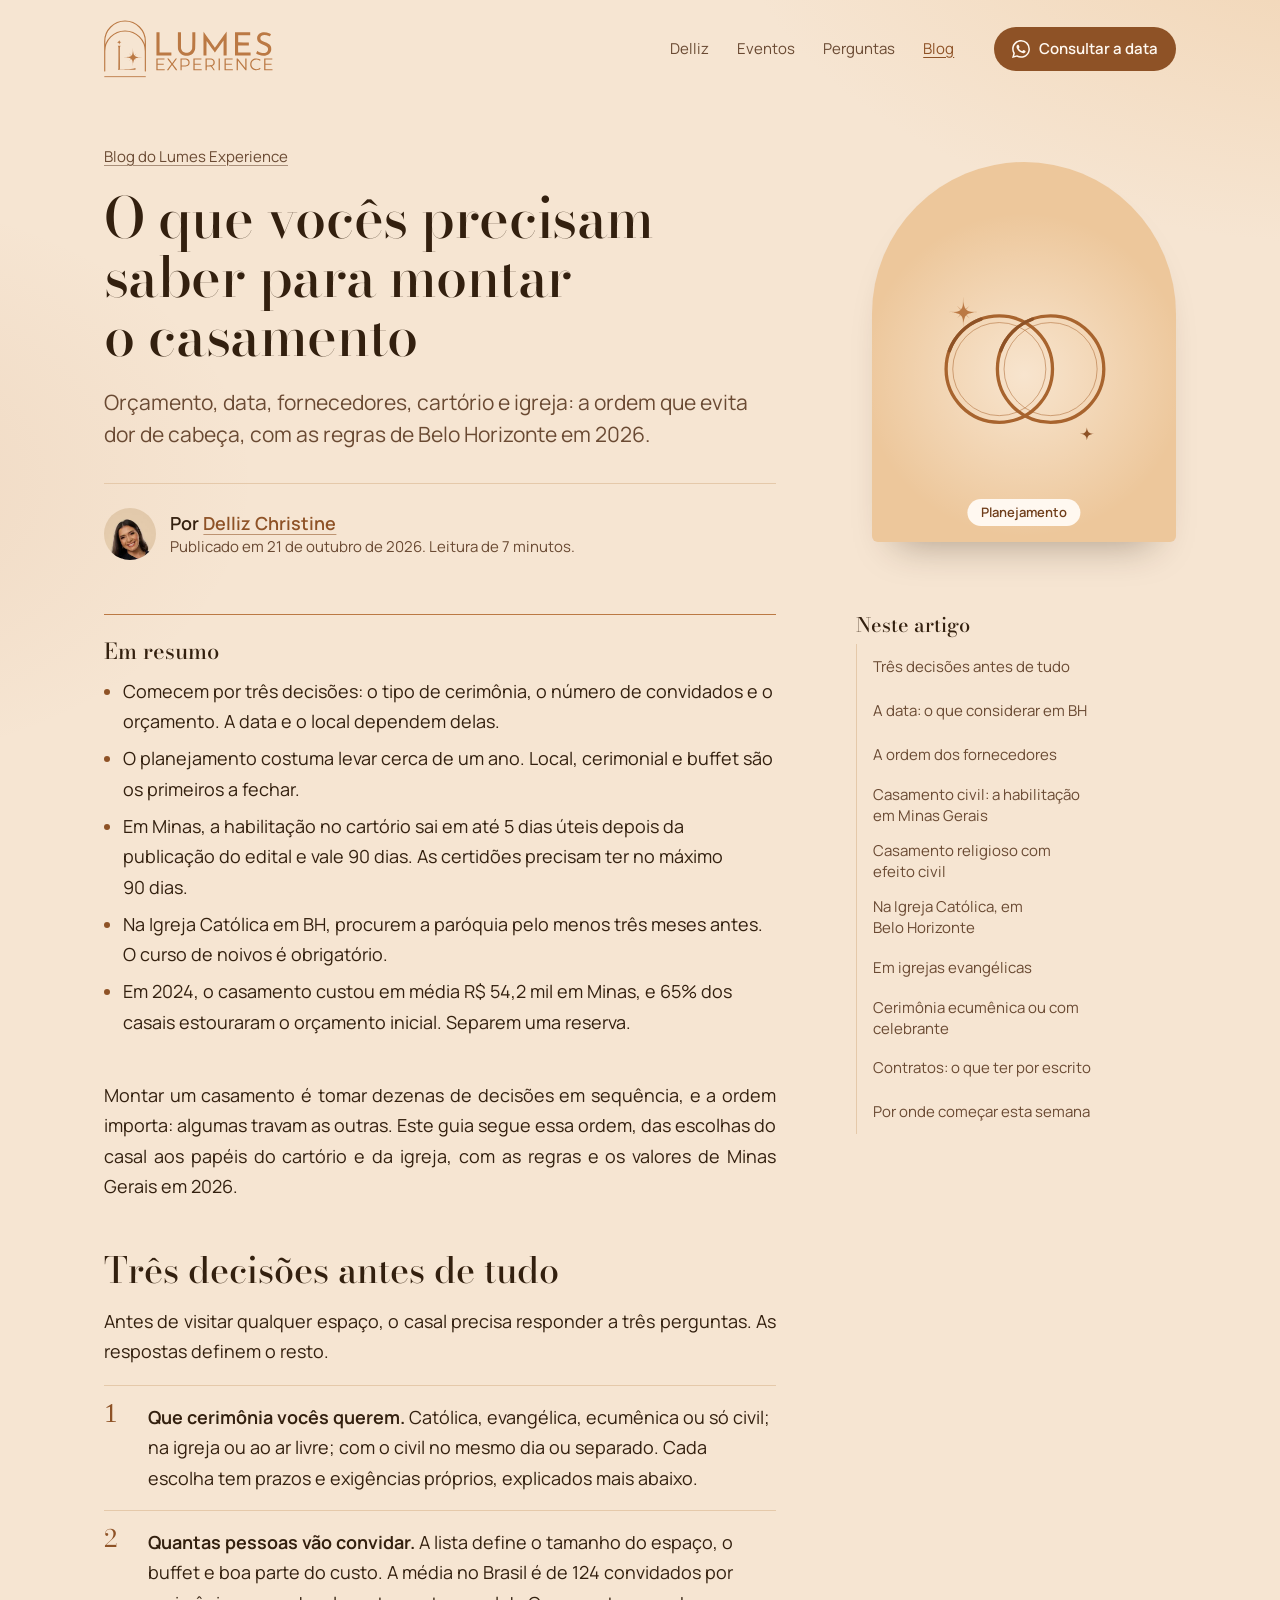
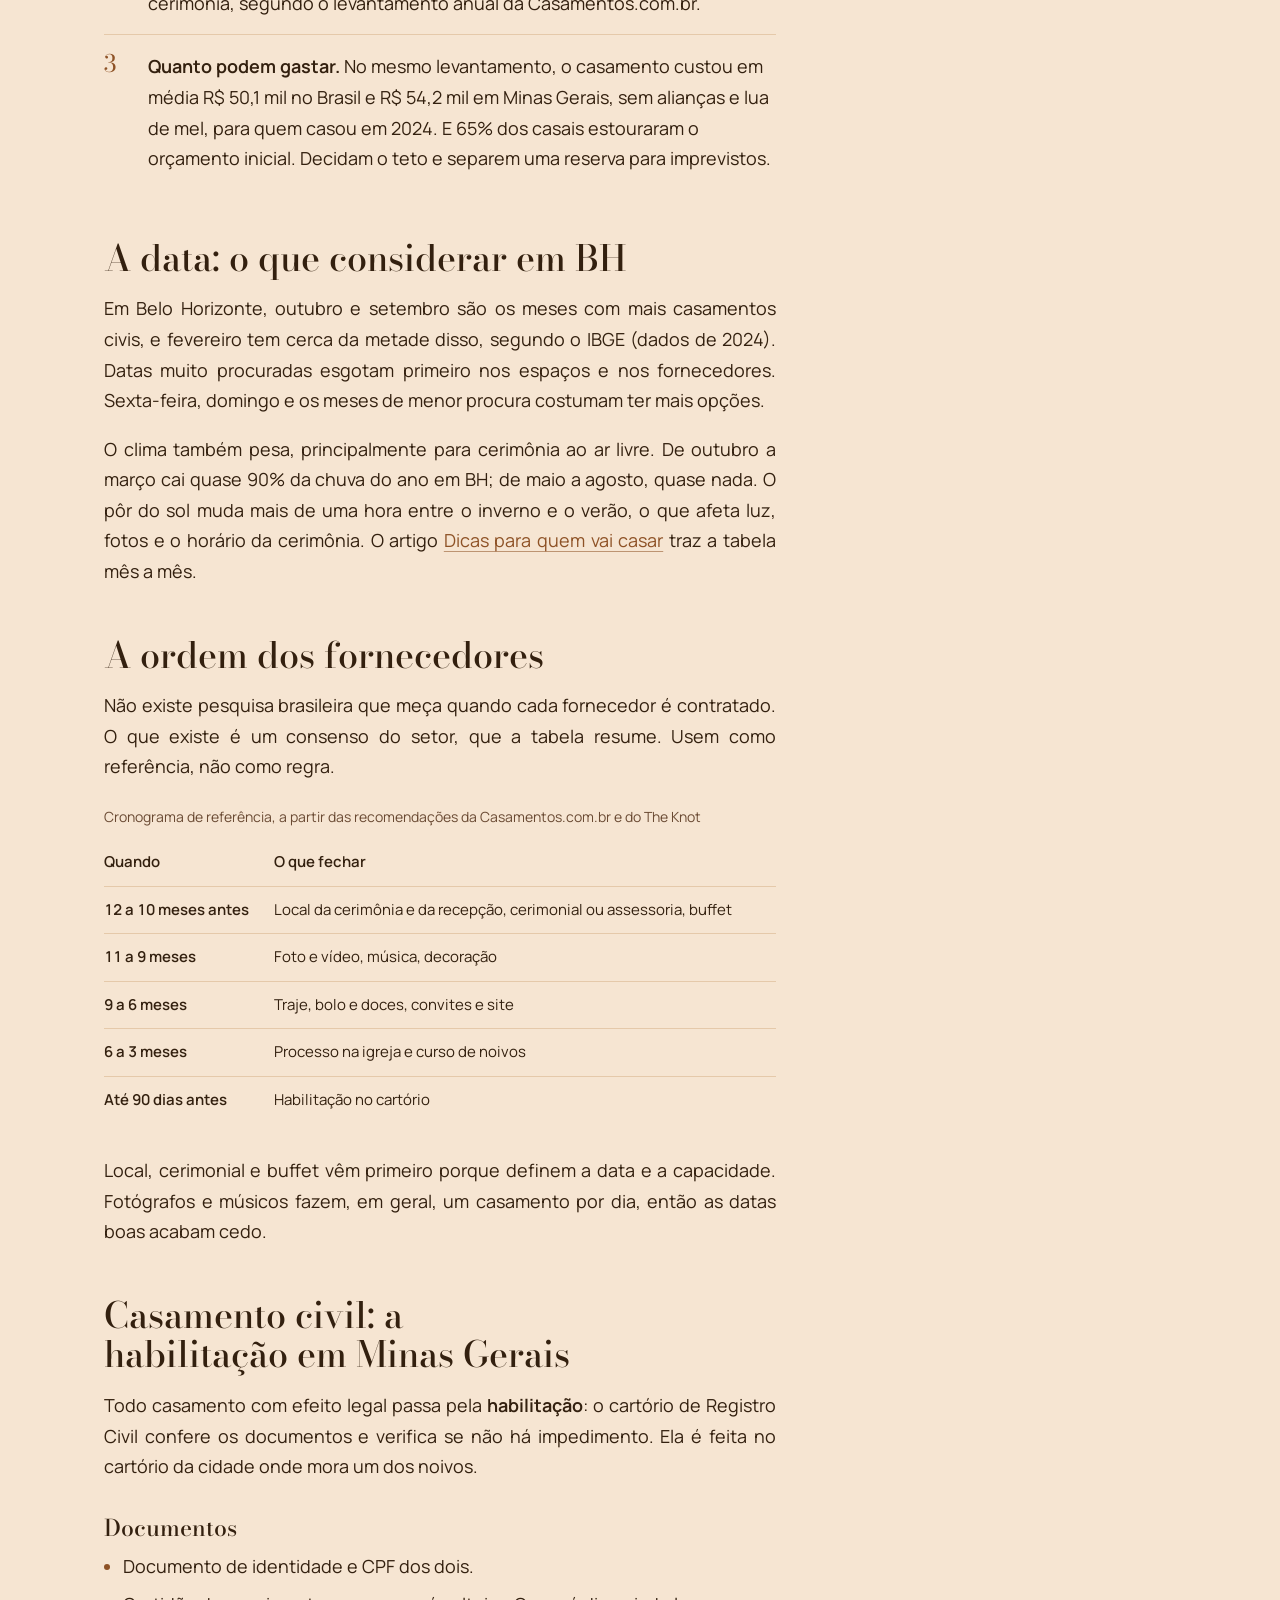
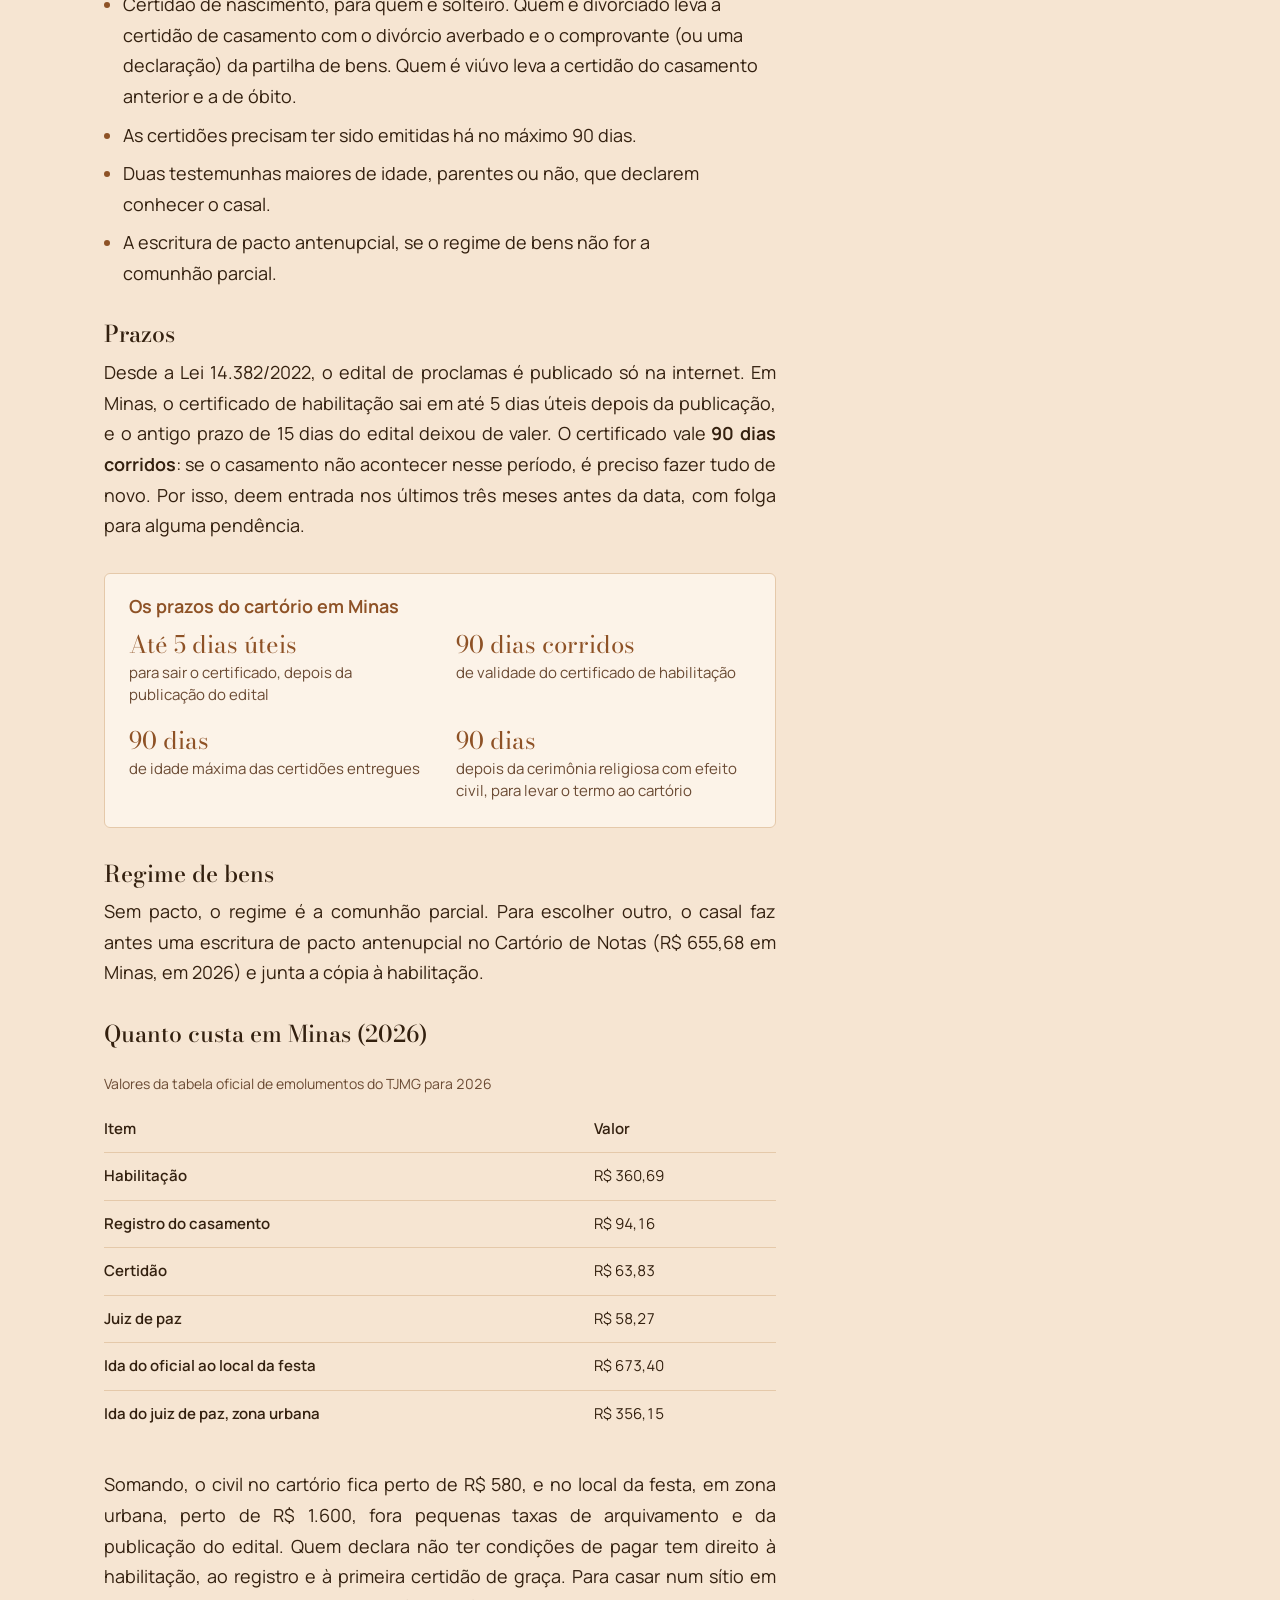
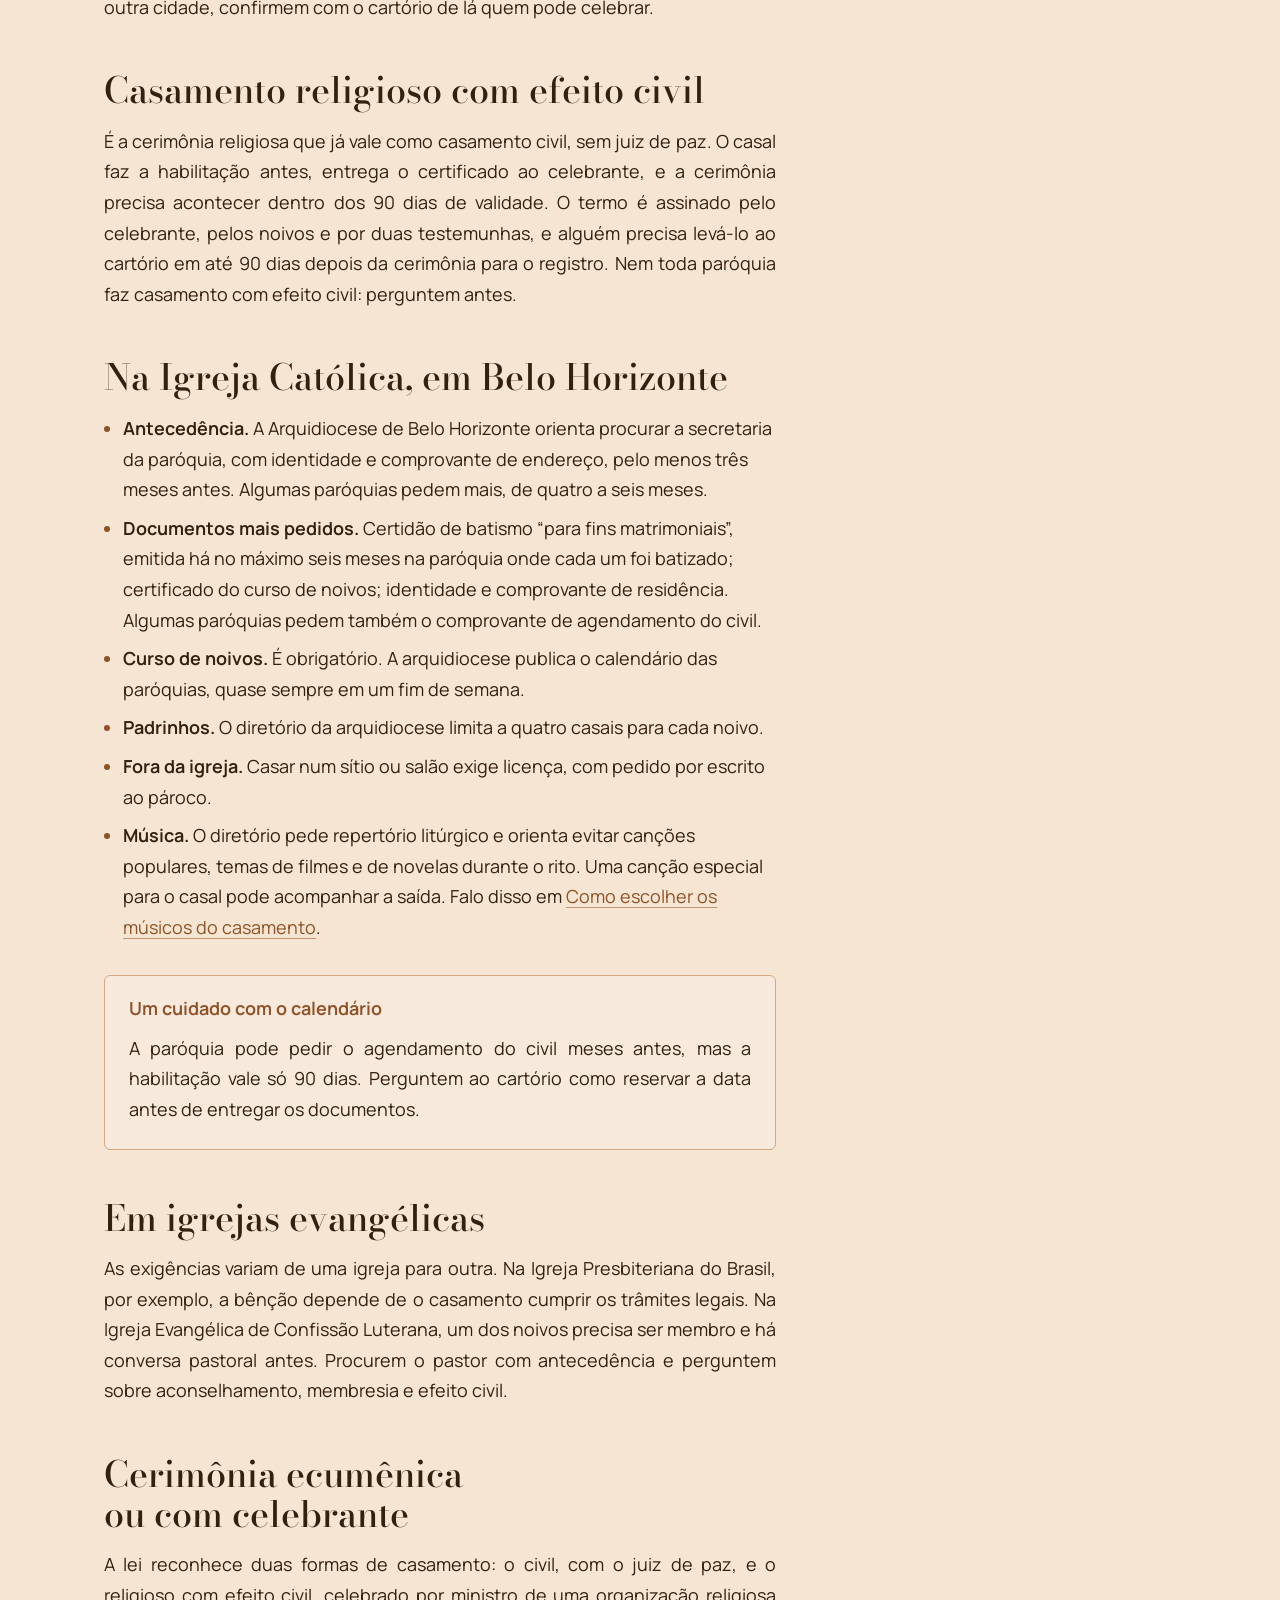
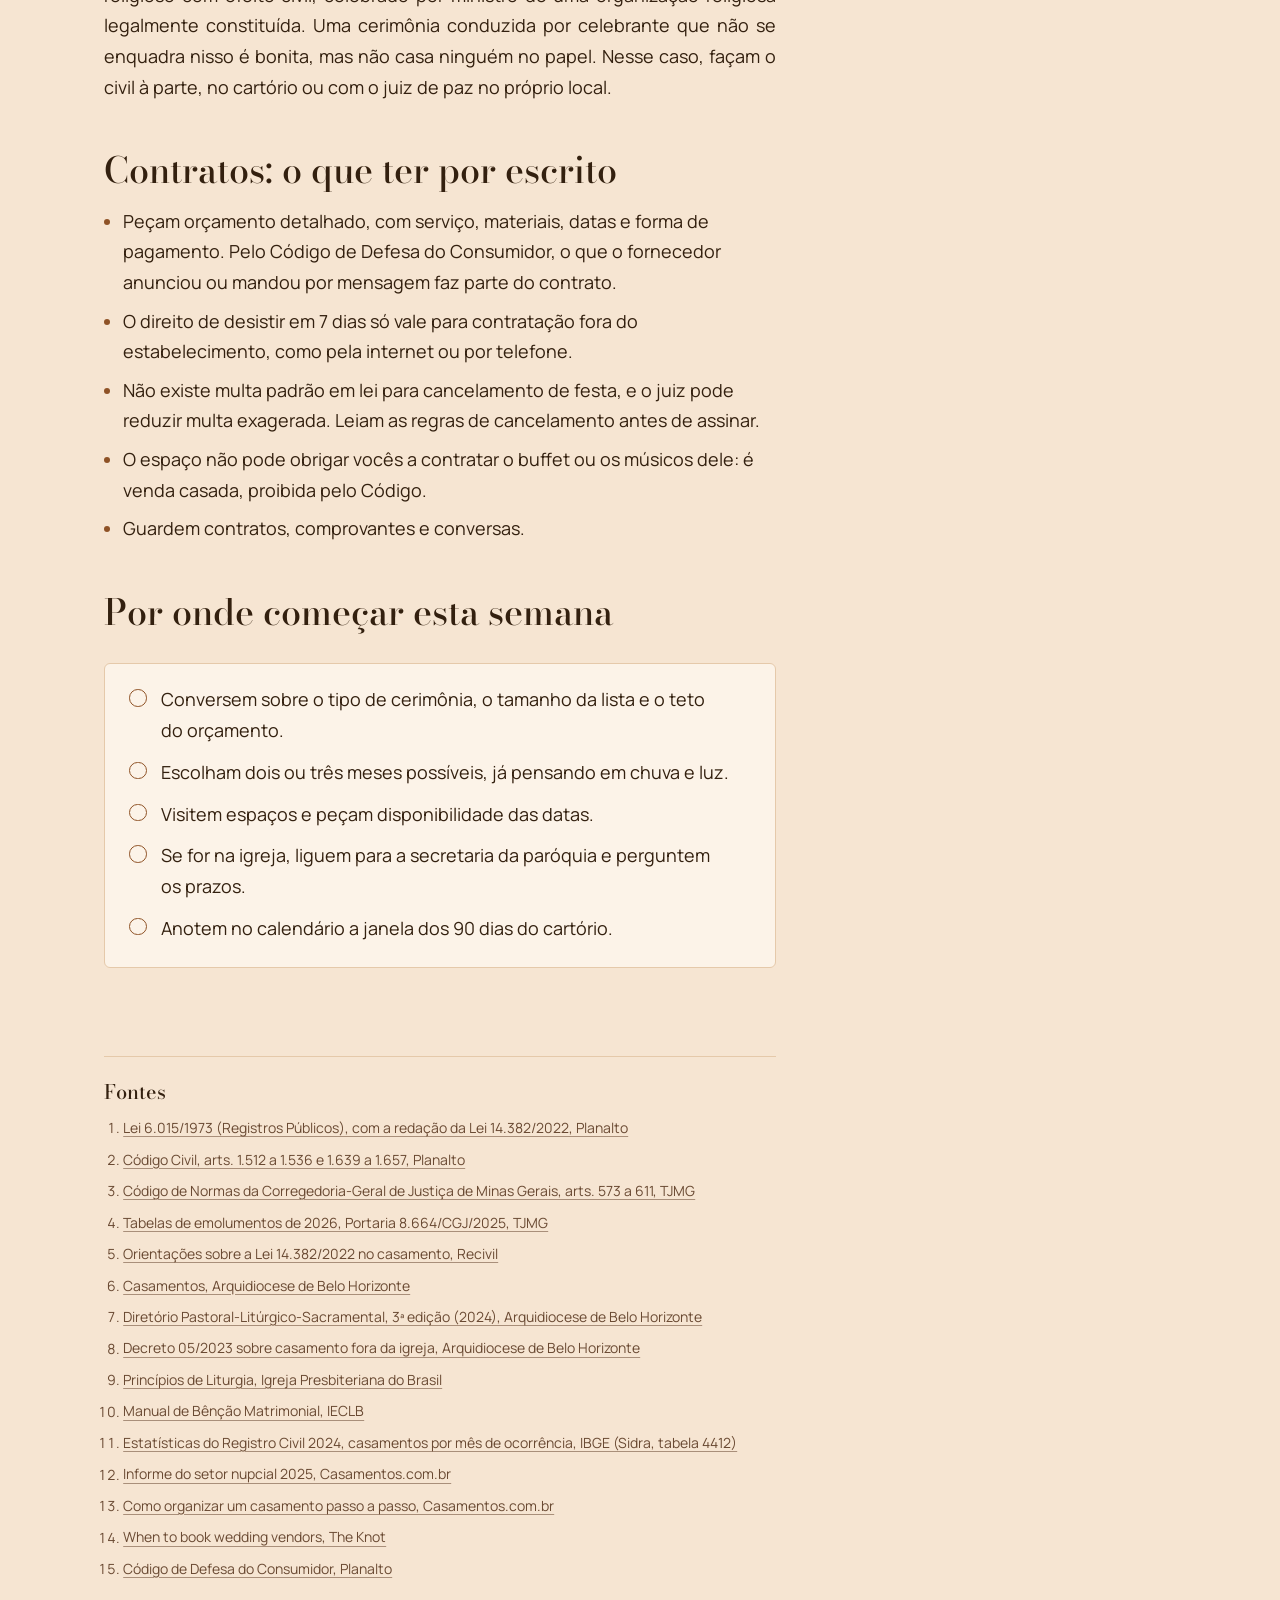
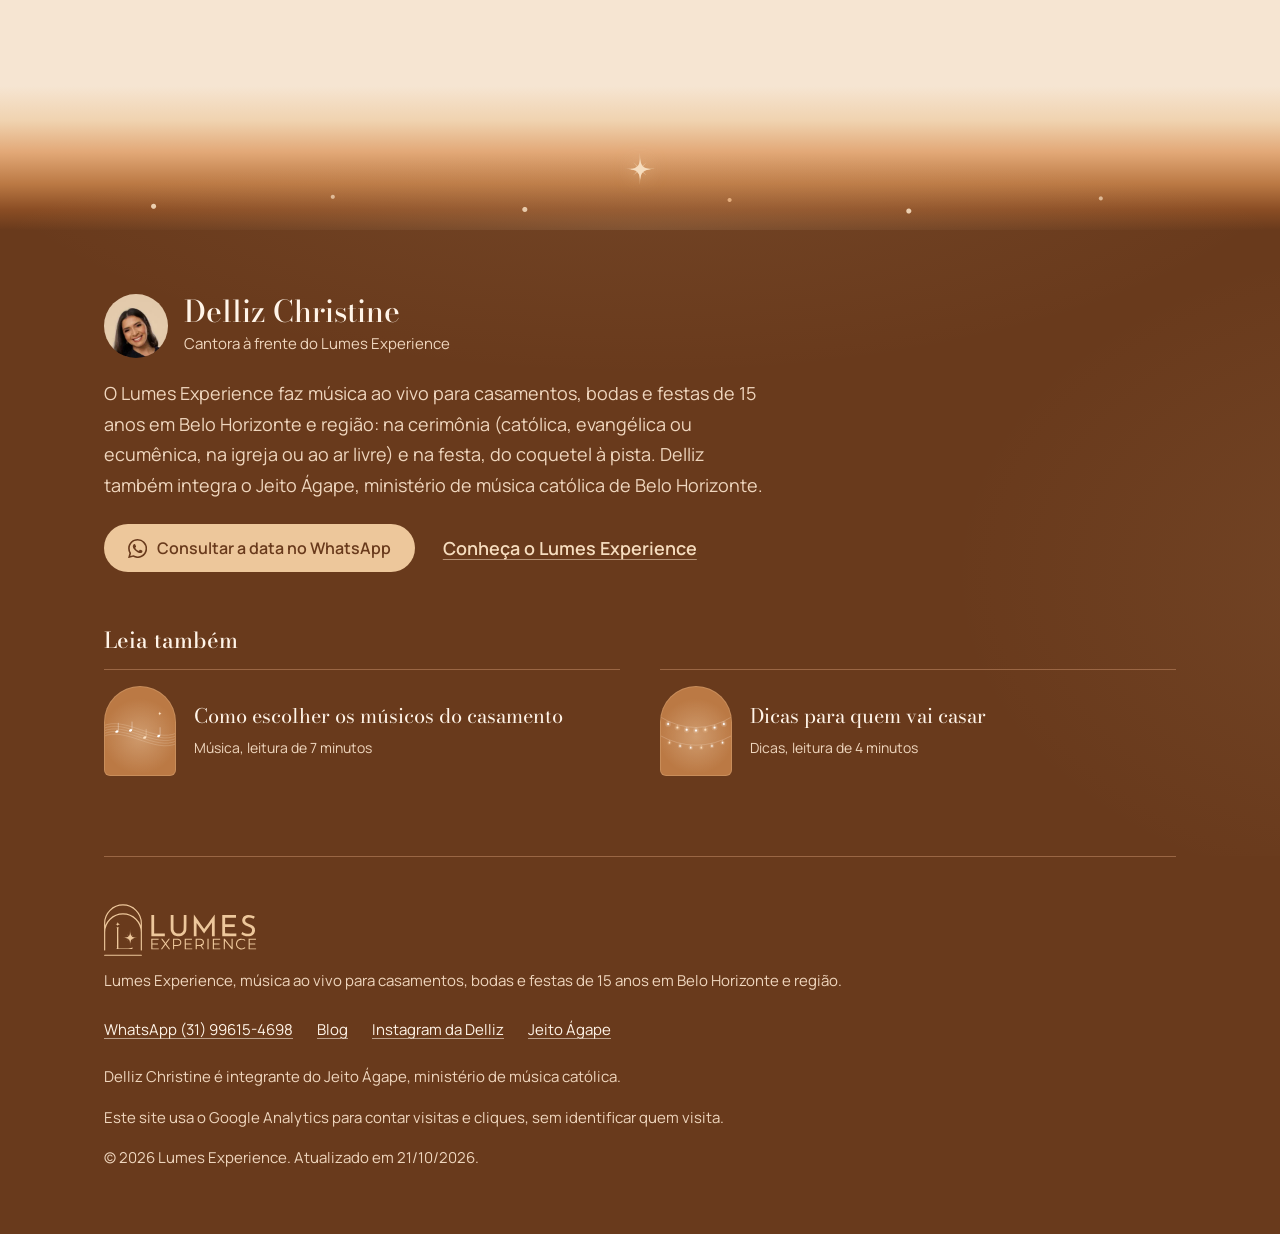
<file: blog/como-montar-o-casamento/index.html>
<!doctype html>
<!-- Página gerada por scripts/blog/gerar.mjs: edite o artigo em scripts/blog/artigos/ e gere de novo. -->
<html lang="pt-BR">
<head>
  <meta charset="utf-8">
  <meta name="viewport" content="width=device-width, initial-scale=1, viewport-fit=cover">
  <title>Como montar o casamento em BH | Blog do Lumes Experience</title>
  <meta name="description" content="Orçamento, data, ordem dos fornecedores, cartório e igreja: o passo a passo para montar o casamento em Belo Horizonte, com prazos e valores de 2026.">
  <meta name="robots" content="index, follow, max-image-preview:large">
  <meta name="author" content="Delliz Christine">
  <link rel="canonical" href="https://lumesexperience.com.br/blog/como-montar-o-casamento/">

  <meta property="og:type" content="article">
  <meta property="og:locale" content="pt_BR">
  <meta property="og:site_name" content="Lumes Experience">
  <meta property="og:title" content="O que vocês precisam saber para montar o casamento">
  <meta property="og:description" content="Orçamento, data, ordem dos fornecedores, cartório e igreja: o passo a passo para montar o casamento em Belo Horizonte, com prazos e valores de 2026.">
  <meta property="og:url" content="https://lumesexperience.com.br/blog/como-montar-o-casamento/">
  <meta property="og:image" content="https://lumesexperience.com.br/assets/img/blog/como-montar-o-casamento.jpg">
  <meta property="og:image:width" content="1200">
  <meta property="og:image:height" content="630">
  <meta property="og:image:alt" content="O que vocês precisam saber para montar o casamento">
  <meta name="twitter:card" content="summary_large_image">
  <meta name="theme-color" content="#F6E5D2">
  <meta name="color-scheme" content="only light">

  <link rel="icon" href="../../assets/img/favicon.svg" type="image/svg+xml">
  <link rel="icon" href="../../assets/img/favicon-48.png" sizes="48x48" type="image/png">
  <link rel="apple-touch-icon" href="../../assets/img/apple-touch-icon.png">

  <link rel="preload" href="../../assets/fonts/bodoni-moda.woff2" as="font" type="font/woff2" crossorigin>
  <link rel="preload" href="../../assets/fonts/manrope.woff2" as="font" type="font/woff2" crossorigin>
  <link rel="stylesheet" href="../../assets/css/blog.css">

  <!-- Todo fato aqui precisa estar escrito, igual, no texto visível da página (regra do Google). -->
  <script type="application/ld+json">
  {
    "@context": "https://schema.org",
    "@graph": [
      {
        "@type": "BlogPosting",
        "@id": "https://lumesexperience.com.br/blog/como-montar-o-casamento/#artigo",
        "headline": "O que vocês precisam saber para montar o casamento",
        "description": "Orçamento, data, ordem dos fornecedores, cartório e igreja: o passo a passo para montar o casamento em Belo Horizonte, com prazos e valores de 2026.",
        "image": "https://lumesexperience.com.br/assets/img/blog/como-montar-o-casamento.jpg",
        "datePublished": "2026-10-21",
        "dateModified": "2026-10-21",
        "inLanguage": "pt-BR",
        "mainEntityOfPage": "https://lumesexperience.com.br/blog/como-montar-o-casamento/",
        "author": {
          "@type": "Person",
          "@id": "https://lumesexperience.com.br/#delliz",
          "name": "Delliz Christine",
          "url": "https://lumesexperience.com.br/#delliz",
          "jobTitle": "Cantora",
          "image": "https://lumesexperience.com.br/assets/img/delliz-christine-cantando-720.jpg",
          "sameAs": [
            "https://www.instagram.com/dellizchristine/"
          ]
        },
        "publisher": {
          "@type": [
            "MusicGroup",
            "LocalBusiness"
          ],
          "@id": "https://lumesexperience.com.br/#lumes",
          "name": "Lumes Experience",
          "url": "https://lumesexperience.com.br/",
          "logo": "https://lumesexperience.com.br/assets/img/icon-512.png"
        },
        "isPartOf": {
          "@type": "Blog",
          "@id": "https://lumesexperience.com.br/blog/#blog",
          "name": "Blog do Lumes Experience"
        }
      },
      {
        "@type": "BreadcrumbList",
        "itemListElement": [
          {
            "@type": "ListItem",
            "position": 1,
            "name": "Lumes Experience",
            "item": "https://lumesexperience.com.br/"
          },
          {
            "@type": "ListItem",
            "position": 2,
            "name": "Blog",
            "item": "https://lumesexperience.com.br/blog/"
          },
          {
            "@type": "ListItem",
            "position": 3,
            "name": "O que vocês precisam saber para montar o casamento"
          }
        ]
      }
    ]
  }
  </script>
</head>
<body>
  <a class="pular" href="#principal">Pular para o conteúdo</a>

  <svg class="icones" width="0" height="0" aria-hidden="true">
    <symbol id="icone-whatsapp" viewBox="0 0 24 24"><path d="M17.472 14.382c-.297-.149-1.758-.867-2.03-.967-.273-.099-.471-.148-.67.15-.197.297-.767.966-.94 1.164-.173.199-.347.223-.644.075-.297-.15-1.255-.463-2.39-1.475-.883-.788-1.48-1.761-1.653-2.059-.173-.297-.018-.458.13-.606.134-.133.298-.347.446-.52.149-.174.198-.298.298-.497.099-.198.05-.371-.025-.52-.075-.149-.669-1.612-.916-2.207-.242-.579-.487-.5-.669-.51-.173-.008-.371-.01-.57-.01-.198 0-.52.074-.792.372-.272.297-1.04 1.016-1.04 2.479 0 1.462 1.065 2.875 1.213 3.074.149.198 2.096 3.2 5.077 4.487.709.306 1.262.489 1.694.625.712.227 1.36.195 1.871.118.571-.085 1.758-.719 2.006-1.413.248-.694.248-1.289.173-1.413-.074-.124-.272-.198-.57-.347m-5.421 7.403h-.004a9.87 9.87 0 01-5.031-1.378l-.361-.214-3.741.982.998-3.648-.235-.374a9.86 9.86 0 01-1.51-5.26c.001-5.45 4.436-9.884 9.888-9.884 2.64 0 5.122 1.03 6.988 2.898a9.825 9.825 0 012.893 6.994c-.003 5.45-4.437 9.884-9.885 9.884m8.413-18.297A11.815 11.815 0 0012.05 0C5.495 0 .16 5.335.157 11.892c0 2.096.547 4.142 1.588 5.945L.057 24l6.305-1.654a11.882 11.882 0 005.683 1.448h.005c6.554 0 11.89-5.335 11.893-11.893a11.821 11.821 0 00-3.48-8.413Z"/></symbol>
    <symbol id="marca-logo" viewBox="180 876 1745 594"><g transform="translate(187.5 886.5) scale(.4108) translate(-561.5 -380.5)"><path d="M561.5 1635V890.5A510 510 0 0 1 1581.5 890.5V1635M561.5 1635V1140A510 510 0 0 1 1581.5 1140V1635M561.5 1780H1581.5" fill="none" stroke="currentColor" stroke-width="1.15" stroke-linecap="round" vector-effect="non-scaling-stroke"/><path d="M 1268.1 1058.2c-0.4 0.4-0.4 4.8-0.9 9.1-1.3 25.7-8.3 140.3-8.3 142-0.4 2.6-3.5 10.5-7.4 17.9-2.2 4.8-4.4 8.3-7.8 13.1-2.6 3.9-4.8 7-5.2 7 0 0-14.4-11.3-31.8-25.3-17.4-14.4-31.8-25.7-31.8-25.7 0 0.4 11.3 14.4 25.3 31.8 13.9 17.4 25.3 31.8 25.3 31.8 0 0.4-6.5 5.7-10.9 8.7-7 4.8-20.9 10.9-24.4 11.8-1.3 0-36.6 2.2-78.4 4.8-42.3 2.2-76.7 4.4-77.1 4.4 0 0.4 76.7 4.8 77.5 4.8 0.4 0 0.4 0.4 0 0.9 0 0.9 0 0.9 4.4 0.9 4.8 0 17 1.3 26.6 2.6 18.7 3 46.2 10.5 57.9 15.7 3.5 1.7 13.1 7.4 16.6 9.6 0.9 0.9 2.2 1.7 2.2 1.7 0.4 0.4-9.6 13.1-22.2 28.7-12.6 15.7-22.7 28.3-22.2 28.3 0 0 13.1-10.5 28.3-22.7l28.7-23.1 2.2 2.6c3.9 3.9 7.8 9.1 12.2 15.2 3.9 6.5 6.5 11.3 9.1 17.9 3.9 10 3.5 4.4 7.8 80.2 2.2 37.5 4.4 68.4 4.4 68.4 0 0.4 1.3-15.7 2.2-35.3 1.3-19.6 2.6-37 2.6-38.8 3.5-27.9 5.7-40.5 12.6-64 3.5-13.1 10.9-27 20.5-38.8 2.2-3 2.6-3.5 3.5-3 2.6 2.6 51.4 41.4 51.4 41.4 0.4 0-9.1-11.8-20.5-26.1-11.8-14.4-20.9-26.1-20.9-26.1 0-0.4 1.7-1.3 3.5-3 6.5-5.2 18.7-12.2 26.6-15.2 7.4-3 24.8-8.3 36.2-10.5 8.7-1.7 22.7-3.9 30.9-4.8 7-0.9 7.4-0.9 7.4-1.7-0.4-0.4-0.4-0.9 0-0.9 0.9 0 77.5-4.4 77.5-4.8-0.4 0-33.1-2.2-73.2-4.4l-72.7-4.4-4.8-1.7c-11.8-4.4-24.8-12.6-34.4-21.8l-2.2-1.7 23.1-29.2c13.1-15.7 23.5-29.2 23.5-29.6 0.4-0.4-12.2 9.6-28.3 22.2-15.7 13.1-28.7 23.5-29.2 23.5-0.4 0.4-7-9.1-9.6-14.4-4.4-7.8-7.8-17.9-12.2-34.8-4.4-15.7-7.4-34.8-8.3-53.1-1.7-34-5.2-82.8-5.2-81.9 z" fill="currentColor" opacity=".5"/><path d="M 892.2 1004.6c5.2 6.1 8.7 14.4 10.9 24.8 1.7 9.1 2.2 14.4 2.6 38.3 0.4 32.7 0.4 471.8 0 484-0.4 11.8-0.9 17-2.6 24-2.2 11.8-6.1 20.5-11.3 27-0.9 0.9-1.3 1.7-1.3 1.7 0 0.4 79.3 0.4 221.7 0.4l221.7-0.4 0-21.8c0-11.8 0-21.8-0.4-21.8 0 0-3 0.9-6.1 2.2-39.2 15.2-92.8 25.3-156.8 30.1-28.3 2.2-26.6 2.2-129.8 2.6l-98 0 0-256.1c-0.4-293.2-0.4-287.5 0.4-294.5 1.7-20 5.2-30.9 13.1-40.5l2.2-2.6-34.4 0-34 0 2.2 2.6 zM 1272 1135.7c-0.4 0.4-0.4 3.9-0.4 7.8-0.4 7-0.4 10-2.6 22.2-2.2 16.6-8.7 42.7-13.1 52.7-6.5 15.7-12.2 24-23.5 35.3-17.4 17.4-32.2 25.3-63.6 33.1-15.2 3.9-41.8 7.8-52.3 7.8-3 0-3.9 0-3.9 0.4 0.4 0.4 2.6 0.9 7.8 0.9 7.4 0.4 10.5 0.4 21.3 2.2 20 2.6 48.8 10.9 60.5 16.6 12.2 6.1 20.9 12.6 30.9 22.7 10 10.5 17.9 22.2 22.7 34.4 6.1 14.4 12.6 44 14.8 64 0.9 7.8 0.9 8.3 1.7 8.3 0 0 0.4 0 0.4-0.4 0.4 0 0.9-3 0.9-6.5 2.2-18.3 5.2-33.5 11.3-54 1.7-5.7 5.2-14.4 9.1-21.8 1.7-3.9 7-11.8 10.9-17 3.5-4.4 14.4-14.4 18.7-17.9 6.5-4.8 17.4-11.3 24.8-14.4 6.5-3 26.1-8.7 36.2-10.5 9.6-2.2 26.1-4.8 35.3-5.7 2.6 0 3.9-0.4 3.5-1.3-0.4 0-3.5-0.4-7.4-0.9-17.9-2.2-24.8-3.5-42.3-7.8-19.6-4.8-29.2-8.3-40.9-15.7-13.9-8.3-27-21.8-36.6-37-4.8-7.8-8.7-17-11.8-27-5.2-18.3-7-26.6-9.1-42.7-1.7-11.8-2.6-19.2-2.6-24 0-2.6 0-4.4-0.4-4.4-0.4 0-0.4 0.4-0.4 0.4 zM 924.8 849.1c-0.4 0.4-0.4 3-0.9 5.2-1.3 10.5-4.4 23.1-7.8 29.6-3.5 7.8-9.1 14.4-16.1 19.2-8.7 5.7-20.5 9.1-38.8 11.8-3 0-2.2 0.9 1.7 0.9 8.7 1.3 19.6 3.5 26.6 6.1 4.4 1.7 9.1 4.4 12.6 7 5.7 4.4 11.8 12.6 14.8 18.7 1.3 3 3.9 11.3 4.8 15.7 0.9 3.9 2.6 14.4 2.6 16.1 0 3.5 0.9 1.7 1.3-3 1.7-14.8 6.1-28.7 11.8-36.6 2.2-3.5 7.4-8.7 10.9-11.3 7.8-5.7 19.6-10 36.2-12.2 3.5-0.4 6.5-0.9 6.5-0.9 0-0.4-0.9-0.4-2.6-0.4-5.2-0.9-14.8-2.6-20.9-4.4-10.9-3-17-6.5-24-13.1-4.8-4.4-8.7-10.5-11.3-15.7-2.6-7-6.1-20.9-7-32.7-0.4-0.9-0.4-0.9-0.4 0 z" fill="currentColor"/></g><path d="M 721 1123l0 120 77 0 77 0 0-16 0-15-61 0-61 0 0-105 0-104-16 0-16 0 0 120 zM 942 1086c0 88 0 89 5 103 9 26 30 46 58 53 17 4 37 4 54 0 17-5 34-15 44-29 6-7 13-21 16-32 2-7 2-8 3-93l0-85-15 0c-15 0-16 0-16 2 0 1 0 38 0 82-1 75-1 81-2 86-7 19-20 33-38 39-12 3-26 3-38 0-19-6-33-21-37-40-2-6-2-18-2-88l0-81-16 0-16 0 0 83 zM 1385 1078c-33 46-61 84-61 83 0 0-27-36-58-81-31-44-58-81-58-83-2-1-2 11-2 122l0 124 15 0 16 0 0-75 1-75 42 59c24 33 44 60 44 60 0 0 21-28 45-62l44-62 0 77 0 78 16 0 16 0 0-124c0-68 0-124 0-124-1 0-28 38-60 83 zM 1531 1123l0 120 81 0 80 0 0-15 0-16-64 0-64-1-1-36 0-37 55 0 56 0 0-15 0-16-55 0-55-1 0-36 0-37 62 0 62 0 0-15 0-15-78 0-79 0 0 120 zM 1821 1002c-41 5-66 35-61 72 3 25 20 41 61 57 27 10 43 21 48 32 6 15 2 34-10 43-6 5-15 9-23 10-8 2-25 1-35-2-9-2-28-11-35-16-2-2-4-3-4-3-1 0-4 6-7 13l-7 12 2 2c5 4 17 10 26 13 39 16 81 13 106-8 11-8 17-19 21-33 2-6 2-9 2-21-1-11-1-15-3-20-4-10-8-16-15-24-9-8-21-14-44-23-41-16-53-28-50-48 3-18 18-28 42-28 15 0 29 4 47 12 4 1 8 3 8 3 0 0 3-5 7-12 6-14 7-13-8-19-22-10-48-14-68-12 zM 720 1333l0 61 43 0 43 0 0-6 0-5-36 0-37 0 0-23 0-22 32 0 31 0 0-6 0-5-31 0-32 0 0-21 0-22 35 0 36-1 0-5 0-5-42 0-42 0 0 60 zM 844 1290c7 9 17 22 22 29l9 12-4 5c-5 8-40 55-41 57-1 1 0 1 6 1l8 0 19-27 19-26 3 3c1 1 10 13 19 26l18 24 7 0c5 0 7 0 6-1 0-1-10-15-22-31-12-16-22-30-22-31 0 0 4-6 8-12 5-6 14-19 21-29l13-17-7 0-7 0-18 24c-9 14-18 25-18 25 0 0-9-11-18-25l-18-24-8 0-7 0 12 17 zM 969 1333l0 61 6 0 6 0 0-19 0-19 22 0c18-1 24-1 30-3 13-3 22-11 27-21 4-10 4-26 0-36-3-6-11-14-17-17-11-5-16-6-46-6l-28 0 0 60zm 61-47c9 3 16 9 19 16 2 6 2 18 0 24-3 7-10 13-18 16-6 2-10 2-29 2l-21 0 0-30 0-30 21 0c19 0 23 0 28 2 zM 1102 1333l0 61 43 0 43 0 0-6 0-5-36 0-37 0 0-23 0-22 32 0 31 0 0-6 0-5-31 0-32 0 0-22 0-21 35 0 35 0 0-6 0-5-41 0-42 0 0 60 zM 1227 1333l0 61 6 0 7 0 0-19 1-20 21 0 21 0 13 19 14 20 7 0c6 0 7 0 6-1-5-7-28-40-28-40 0-1 3-2 7-4 5-3 12-9 15-14 6-9 7-28 2-38-4-8-10-14-17-18-10-5-15-6-47-6l-28 0 0 60zm 66-46c11 6 16 14 16 27 0 9-3 16-8 22-9 7-17 9-44 9l-17 0 0-31 0-30 23 0c23 0 24 1 30 3 zM 1362 1333l0 61 7 0 6 0 0-61 0-60-6 0-7 0 0 60 zM 1423 1333l0 61 43 0 43 0 0-6 0-5-36 0-37 0 0-23 0-22 32 0 31 0 0-6 0-5-31 0-32 0 0-21 0-22 35 0 36-1 0-5 0-5-42 0-42 0 0 60 zM 1548 1333l0 61 6 0 7 0 0-49 1-49 38 49 39 49 6 0 5 0 0-61 0-60-6 0-7 0 0 49 0 48-39-48-38-49-6 0-6 0 0 60 zM 1734 1274c-21 5-37 20-44 41-2 8-3 23-1 32 5 22 21 39 43 45 13 4 30 3 44-2 6-2 18-10 19-12 0-1-1-3-4-5l-3-4-6 4c-12 11-34 13-50 7-29-12-41-47-23-75 11-17 34-26 56-20 7 1 11 3 18 8l5 4 4-3c1-2 3-4 3-5 0-1-7-7-13-10-11-7-34-9-48-5 zM 1832 1333l0 61 43 0 43 0 0-6 0-5-36 0-37 0 0-23 0-22 32 0 31 0 0-6 0-5-31 0-32 0 0-21 0-22 35 0 36-1 0-5 0-5-42 0-42 0 0 60 z" fill="currentColor"/></symbol>
    <symbol id="marca-simbolo" viewBox="540 360 1063 1440"><path d="M561.5 1635V890.5A510 510 0 0 1 1581.5 890.5V1635M561.5 1635V1140A510 510 0 0 1 1581.5 1140V1635M561.5 1780H1581.5" fill="none" stroke="currentColor" stroke-width="9" stroke-linecap="round"/><path d="M 1268.1 1058.2c-0.4 0.4-0.4 4.8-0.9 9.1-1.3 25.7-8.3 140.3-8.3 142-0.4 2.6-3.5 10.5-7.4 17.9-2.2 4.8-4.4 8.3-7.8 13.1-2.6 3.9-4.8 7-5.2 7 0 0-14.4-11.3-31.8-25.3-17.4-14.4-31.8-25.7-31.8-25.7 0 0.4 11.3 14.4 25.3 31.8 13.9 17.4 25.3 31.8 25.3 31.8 0 0.4-6.5 5.7-10.9 8.7-7 4.8-20.9 10.9-24.4 11.8-1.3 0-36.6 2.2-78.4 4.8-42.3 2.2-76.7 4.4-77.1 4.4 0 0.4 76.7 4.8 77.5 4.8 0.4 0 0.4 0.4 0 0.9 0 0.9 0 0.9 4.4 0.9 4.8 0 17 1.3 26.6 2.6 18.7 3 46.2 10.5 57.9 15.7 3.5 1.7 13.1 7.4 16.6 9.6 0.9 0.9 2.2 1.7 2.2 1.7 0.4 0.4-9.6 13.1-22.2 28.7-12.6 15.7-22.7 28.3-22.2 28.3 0 0 13.1-10.5 28.3-22.7l28.7-23.1 2.2 2.6c3.9 3.9 7.8 9.1 12.2 15.2 3.9 6.5 6.5 11.3 9.1 17.9 3.9 10 3.5 4.4 7.8 80.2 2.2 37.5 4.4 68.4 4.4 68.4 0 0.4 1.3-15.7 2.2-35.3 1.3-19.6 2.6-37 2.6-38.8 3.5-27.9 5.7-40.5 12.6-64 3.5-13.1 10.9-27 20.5-38.8 2.2-3 2.6-3.5 3.5-3 2.6 2.6 51.4 41.4 51.4 41.4 0.4 0-9.1-11.8-20.5-26.1-11.8-14.4-20.9-26.1-20.9-26.1 0-0.4 1.7-1.3 3.5-3 6.5-5.2 18.7-12.2 26.6-15.2 7.4-3 24.8-8.3 36.2-10.5 8.7-1.7 22.7-3.9 30.9-4.8 7-0.9 7.4-0.9 7.4-1.7-0.4-0.4-0.4-0.9 0-0.9 0.9 0 77.5-4.4 77.5-4.8-0.4 0-33.1-2.2-73.2-4.4l-72.7-4.4-4.8-1.7c-11.8-4.4-24.8-12.6-34.4-21.8l-2.2-1.7 23.1-29.2c13.1-15.7 23.5-29.2 23.5-29.6 0.4-0.4-12.2 9.6-28.3 22.2-15.7 13.1-28.7 23.5-29.2 23.5-0.4 0.4-7-9.1-9.6-14.4-4.4-7.8-7.8-17.9-12.2-34.8-4.4-15.7-7.4-34.8-8.3-53.1-1.7-34-5.2-82.8-5.2-81.9 z" fill="currentColor" opacity=".5"/><path d="M 892.2 1004.6c5.2 6.1 8.7 14.4 10.9 24.8 1.7 9.1 2.2 14.4 2.6 38.3 0.4 32.7 0.4 471.8 0 484-0.4 11.8-0.9 17-2.6 24-2.2 11.8-6.1 20.5-11.3 27-0.9 0.9-1.3 1.7-1.3 1.7 0 0.4 79.3 0.4 221.7 0.4l221.7-0.4 0-21.8c0-11.8 0-21.8-0.4-21.8 0 0-3 0.9-6.1 2.2-39.2 15.2-92.8 25.3-156.8 30.1-28.3 2.2-26.6 2.2-129.8 2.6l-98 0 0-256.1c-0.4-293.2-0.4-287.5 0.4-294.5 1.7-20 5.2-30.9 13.1-40.5l2.2-2.6-34.4 0-34 0 2.2 2.6 zM 1272 1135.7c-0.4 0.4-0.4 3.9-0.4 7.8-0.4 7-0.4 10-2.6 22.2-2.2 16.6-8.7 42.7-13.1 52.7-6.5 15.7-12.2 24-23.5 35.3-17.4 17.4-32.2 25.3-63.6 33.1-15.2 3.9-41.8 7.8-52.3 7.8-3 0-3.9 0-3.9 0.4 0.4 0.4 2.6 0.9 7.8 0.9 7.4 0.4 10.5 0.4 21.3 2.2 20 2.6 48.8 10.9 60.5 16.6 12.2 6.1 20.9 12.6 30.9 22.7 10 10.5 17.9 22.2 22.7 34.4 6.1 14.4 12.6 44 14.8 64 0.9 7.8 0.9 8.3 1.7 8.3 0 0 0.4 0 0.4-0.4 0.4 0 0.9-3 0.9-6.5 2.2-18.3 5.2-33.5 11.3-54 1.7-5.7 5.2-14.4 9.1-21.8 1.7-3.9 7-11.8 10.9-17 3.5-4.4 14.4-14.4 18.7-17.9 6.5-4.8 17.4-11.3 24.8-14.4 6.5-3 26.1-8.7 36.2-10.5 9.6-2.2 26.1-4.8 35.3-5.7 2.6 0 3.9-0.4 3.5-1.3-0.4 0-3.5-0.4-7.4-0.9-17.9-2.2-24.8-3.5-42.3-7.8-19.6-4.8-29.2-8.3-40.9-15.7-13.9-8.3-27-21.8-36.6-37-4.8-7.8-8.7-17-11.8-27-5.2-18.3-7-26.6-9.1-42.7-1.7-11.8-2.6-19.2-2.6-24 0-2.6 0-4.4-0.4-4.4-0.4 0-0.4 0.4-0.4 0.4 zM 924.8 849.1c-0.4 0.4-0.4 3-0.9 5.2-1.3 10.5-4.4 23.1-7.8 29.6-3.5 7.8-9.1 14.4-16.1 19.2-8.7 5.7-20.5 9.1-38.8 11.8-3 0-2.2 0.9 1.7 0.9 8.7 1.3 19.6 3.5 26.6 6.1 4.4 1.7 9.1 4.4 12.6 7 5.7 4.4 11.8 12.6 14.8 18.7 1.3 3 3.9 11.3 4.8 15.7 0.9 3.9 2.6 14.4 2.6 16.1 0 3.5 0.9 1.7 1.3-3 1.7-14.8 6.1-28.7 11.8-36.6 2.2-3.5 7.4-8.7 10.9-11.3 7.8-5.7 19.6-10 36.2-12.2 3.5-0.4 6.5-0.9 6.5-0.9 0-0.4-0.9-0.4-2.6-0.4-5.2-0.9-14.8-2.6-20.9-4.4-10.9-3-17-6.5-24-13.1-4.8-4.4-8.7-10.5-11.3-15.7-2.6-7-6.1-20.9-7-32.7-0.4-0.9-0.4-0.9-0.4 0 z" fill="currentColor"/></symbol>
    <symbol id="marca-estrela" viewBox="1040 1062 460 460"><path d="M 1268.1 1058.2c-0.4 0.4-0.4 4.8-0.9 9.1-1.3 25.7-8.3 140.3-8.3 142-0.4 2.6-3.5 10.5-7.4 17.9-2.2 4.8-4.4 8.3-7.8 13.1-2.6 3.9-4.8 7-5.2 7 0 0-14.4-11.3-31.8-25.3-17.4-14.4-31.8-25.7-31.8-25.7 0 0.4 11.3 14.4 25.3 31.8 13.9 17.4 25.3 31.8 25.3 31.8 0 0.4-6.5 5.7-10.9 8.7-7 4.8-20.9 10.9-24.4 11.8-1.3 0-36.6 2.2-78.4 4.8-42.3 2.2-76.7 4.4-77.1 4.4 0 0.4 76.7 4.8 77.5 4.8 0.4 0 0.4 0.4 0 0.9 0 0.9 0 0.9 4.4 0.9 4.8 0 17 1.3 26.6 2.6 18.7 3 46.2 10.5 57.9 15.7 3.5 1.7 13.1 7.4 16.6 9.6 0.9 0.9 2.2 1.7 2.2 1.7 0.4 0.4-9.6 13.1-22.2 28.7-12.6 15.7-22.7 28.3-22.2 28.3 0 0 13.1-10.5 28.3-22.7l28.7-23.1 2.2 2.6c3.9 3.9 7.8 9.1 12.2 15.2 3.9 6.5 6.5 11.3 9.1 17.9 3.9 10 3.5 4.4 7.8 80.2 2.2 37.5 4.4 68.4 4.4 68.4 0 0.4 1.3-15.7 2.2-35.3 1.3-19.6 2.6-37 2.6-38.8 3.5-27.9 5.7-40.5 12.6-64 3.5-13.1 10.9-27 20.5-38.8 2.2-3 2.6-3.5 3.5-3 2.6 2.6 51.4 41.4 51.4 41.4 0.4 0-9.1-11.8-20.5-26.1-11.8-14.4-20.9-26.1-20.9-26.1 0-0.4 1.7-1.3 3.5-3 6.5-5.2 18.7-12.2 26.6-15.2 7.4-3 24.8-8.3 36.2-10.5 8.7-1.7 22.7-3.9 30.9-4.8 7-0.9 7.4-0.9 7.4-1.7-0.4-0.4-0.4-0.9 0-0.9 0.9 0 77.5-4.4 77.5-4.8-0.4 0-33.1-2.2-73.2-4.4l-72.7-4.4-4.8-1.7c-11.8-4.4-24.8-12.6-34.4-21.8l-2.2-1.7 23.1-29.2c13.1-15.7 23.5-29.2 23.5-29.6 0.4-0.4-12.2 9.6-28.3 22.2-15.7 13.1-28.7 23.5-29.2 23.5-0.4 0.4-7-9.1-9.6-14.4-4.4-7.8-7.8-17.9-12.2-34.8-4.4-15.7-7.4-34.8-8.3-53.1-1.7-34-5.2-82.8-5.2-81.9 z" fill="currentColor" opacity=".45"/><path d="M 1272 1135.7c-0.4 0.4-0.4 3.9-0.4 7.8-0.4 7-0.4 10-2.6 22.2-2.2 16.6-8.7 42.7-13.1 52.7-6.5 15.7-12.2 24-23.5 35.3-17.4 17.4-32.2 25.3-63.6 33.1-15.2 3.9-41.8 7.8-52.3 7.8-3 0-3.9 0-3.9 0.4 0.4 0.4 2.6 0.9 7.8 0.9 7.4 0.4 10.5 0.4 21.3 2.2 20 2.6 48.8 10.9 60.5 16.6 12.2 6.1 20.9 12.6 30.9 22.7 10 10.5 17.9 22.2 22.7 34.4 6.1 14.4 12.6 44 14.8 64 0.9 7.8 0.9 8.3 1.7 8.3 0 0 0.4 0 0.4-0.4 0.4 0 0.9-3 0.9-6.5 2.2-18.3 5.2-33.5 11.3-54 1.7-5.7 5.2-14.4 9.1-21.8 1.7-3.9 7-11.8 10.9-17 3.5-4.4 14.4-14.4 18.7-17.9 6.5-4.8 17.4-11.3 24.8-14.4 6.5-3 26.1-8.7 36.2-10.5 9.6-2.2 26.1-4.8 35.3-5.7 2.6 0 3.9-0.4 3.5-1.3-0.4 0-3.5-0.4-7.4-0.9-17.9-2.2-24.8-3.5-42.3-7.8-19.6-4.8-29.2-8.3-40.9-15.7-13.9-8.3-27-21.8-36.6-37-4.8-7.8-8.7-17-11.8-27-5.2-18.3-7-26.6-9.1-42.7-1.7-11.8-2.6-19.2-2.6-24 0-2.6 0-4.4-0.4-4.4-0.4 0-0.4 0.4-0.4 0.4 z" fill="currentColor"/></symbol>
  </svg>

  <header class="topo conteudo">
    <a class="marca" href="../../" aria-label="Lumes Experience, página inicial"><svg viewBox="0 0 1745 594" aria-hidden="true"><use href="#marca-logo"/></svg></a>
    <nav class="topo__nav" aria-label="Seções">
      <a class="so-largo" href="../../#delliz">Delliz</a>
      <a href="../../#eventos">Eventos</a>
      <a href="../../#perguntas">Perguntas</a>
      <a href="../../blog/" aria-current="page">Blog</a>
    </nav>
    <a class="botao botao--compacto" data-cta="topo" target="_blank" rel="noopener" href="https://wa.me/5531996154698?text=Ol%C3%A1%2C%20Lumes%20Experience!%20Vi%20o%20site%20e%20quero%20consultar%20uma%20data.%0AEvento%3A%20%0AData%3A%20%0ACidade%20e%20local%3A%20%0ACerim%C3%B4nia%3A%20%0AMomentos%20com%20m%C3%BAsica%3A%20">
      <svg aria-hidden="true"><use href="#icone-whatsapp"/></svg>Consultar a data
    </a>
  </header>

  <main id="principal">
    <article class="artigo" aria-labelledby="titulo">
      <header class="artigo__topo conteudo">
        <div class="artigo__abertura">
          <p class="trilha"><a href="../../blog/">Blog do Lumes Experience</a></p>
          <h1 id="titulo">O que vocês precisam saber para montar o casamento</h1>
          <p class="linha-fina">Orçamento, data, fornecedores, cartório e igreja: a ordem que evita dor de cabeça, com as regras de Belo Horizonte em 2026.</p>
          <div class="assinatura">
            <picture>
              <source type="image/webp" srcset="../../assets/img/delliz-christine-rosto.webp">
              <img src="../../assets/img/delliz-christine-rosto.jpg" width="192" height="192" decoding="async" alt="">
            </picture>
            <div>
              <p class="assinatura__nome">Por <a href="../../#delliz" rel="author">Delliz Christine</a></p>
              <p class="assinatura__meta">Publicado em <time datetime="2026-10-21">21 de outubro de 2026</time>. Leitura de 7 minutos.</p>
            </div>
          </div>
        </div>
        <div class="capa capa--pessego capa--artigo">
          <svg class="capa__arte" viewBox="0 0 320 400" preserveAspectRatio="xMidYMid meet" aria-hidden="true" focusable="false">
            <g fill="none" stroke="#A8642E">
              <circle cx="134" cy="218" r="56" stroke-width="3.5"/>
              <circle cx="134" cy="218" r="49" stroke-width="1" opacity=".55"/>
              <circle cx="188" cy="218" r="56" stroke-width="3.5"/>
              <circle cx="188" cy="218" r="49" stroke-width="1" opacity=".55"/>
            </g>
            <path d="M81.4 198.8A56 56 0 0 1 114.8 165.4M135.4 198.8A56 56 0 0 1 168.8 165.4" fill="none" stroke="#8E5226" stroke-width="3.5" stroke-linecap="round"/>
            <g transform="translate(96 158) scale(0.071) translate(-1268 -1290)"><path d="M 1268.1 1058.2c-0.4 0.4-0.4 4.8-0.9 9.1-1.3 25.7-8.3 140.3-8.3 142-0.4 2.6-3.5 10.5-7.4 17.9-2.2 4.8-4.4 8.3-7.8 13.1-2.6 3.9-4.8 7-5.2 7 0 0-14.4-11.3-31.8-25.3-17.4-14.4-31.8-25.7-31.8-25.7 0 0.4 11.3 14.4 25.3 31.8 13.9 17.4 25.3 31.8 25.3 31.8 0 0.4-6.5 5.7-10.9 8.7-7 4.8-20.9 10.9-24.4 11.8-1.3 0-36.6 2.2-78.4 4.8-42.3 2.2-76.7 4.4-77.1 4.4 0 0.4 76.7 4.8 77.5 4.8 0.4 0 0.4 0.4 0 0.9 0 0.9 0 0.9 4.4 0.9 4.8 0 17 1.3 26.6 2.6 18.7 3 46.2 10.5 57.9 15.7 3.5 1.7 13.1 7.4 16.6 9.6 0.9 0.9 2.2 1.7 2.2 1.7 0.4 0.4-9.6 13.1-22.2 28.7-12.6 15.7-22.7 28.3-22.2 28.3 0 0 13.1-10.5 28.3-22.7l28.7-23.1 2.2 2.6c3.9 3.9 7.8 9.1 12.2 15.2 3.9 6.5 6.5 11.3 9.1 17.9 3.9 10 3.5 4.4 7.8 80.2 2.2 37.5 4.4 68.4 4.4 68.4 0 0.4 1.3-15.7 2.2-35.3 1.3-19.6 2.6-37 2.6-38.8 3.5-27.9 5.7-40.5 12.6-64 3.5-13.1 10.9-27 20.5-38.8 2.2-3 2.6-3.5 3.5-3 2.6 2.6 51.4 41.4 51.4 41.4 0.4 0-9.1-11.8-20.5-26.1-11.8-14.4-20.9-26.1-20.9-26.1 0-0.4 1.7-1.3 3.5-3 6.5-5.2 18.7-12.2 26.6-15.2 7.4-3 24.8-8.3 36.2-10.5 8.7-1.7 22.7-3.9 30.9-4.8 7-0.9 7.4-0.9 7.4-1.7-0.4-0.4-0.4-0.9 0-0.9 0.9 0 77.5-4.4 77.5-4.8-0.4 0-33.1-2.2-73.2-4.4l-72.7-4.4-4.8-1.7c-11.8-4.4-24.8-12.6-34.4-21.8l-2.2-1.7 23.1-29.2c13.1-15.7 23.5-29.2 23.5-29.6 0.4-0.4-12.2 9.6-28.3 22.2-15.7 13.1-28.7 23.5-29.2 23.5-0.4 0.4-7-9.1-9.6-14.4-4.4-7.8-7.8-17.9-12.2-34.8-4.4-15.7-7.4-34.8-8.3-53.1-1.7-34-5.2-82.8-5.2-81.9 z" fill="#BB7944" opacity=".45"/><path d="M 1272 1135.7c-0.4 0.4-0.4 3.9-0.4 7.8-0.4 7-0.4 10-2.6 22.2-2.2 16.6-8.7 42.7-13.1 52.7-6.5 15.7-12.2 24-23.5 35.3-17.4 17.4-32.2 25.3-63.6 33.1-15.2 3.9-41.8 7.8-52.3 7.8-3 0-3.9 0-3.9 0.4 0.4 0.4 2.6 0.9 7.8 0.9 7.4 0.4 10.5 0.4 21.3 2.2 20 2.6 48.8 10.9 60.5 16.6 12.2 6.1 20.9 12.6 30.9 22.7 10 10.5 17.9 22.2 22.7 34.4 6.1 14.4 12.6 44 14.8 64 0.9 7.8 0.9 8.3 1.7 8.3 0 0 0.4 0 0.4-0.4 0.4 0 0.9-3 0.9-6.5 2.2-18.3 5.2-33.5 11.3-54 1.7-5.7 5.2-14.4 9.1-21.8 1.7-3.9 7-11.8 10.9-17 3.5-4.4 14.4-14.4 18.7-17.9 6.5-4.8 17.4-11.3 24.8-14.4 6.5-3 26.1-8.7 36.2-10.5 9.6-2.2 26.1-4.8 35.3-5.7 2.6 0 3.9-0.4 3.5-1.3-0.4 0-3.5-0.4-7.4-0.9-17.9-2.2-24.8-3.5-42.3-7.8-19.6-4.8-29.2-8.3-40.9-15.7-13.9-8.3-27-21.8-36.6-37-4.8-7.8-8.7-17-11.8-27-5.2-18.3-7-26.6-9.1-42.7-1.7-11.8-2.6-19.2-2.6-24 0-2.6 0-4.4-0.4-4.4-0.4 0-0.4 0.4-0.4 0.4 z" fill="#BB7944"/></g><g transform="translate(226 286) scale(0.045200000000000004) translate(-1268 -1290)"><path d="M 1272 1135.7c-0.4 0.4-0.4 3.9-0.4 7.8-0.4 7-0.4 10-2.6 22.2-2.2 16.6-8.7 42.7-13.1 52.7-6.5 15.7-12.2 24-23.5 35.3-17.4 17.4-32.2 25.3-63.6 33.1-15.2 3.9-41.8 7.8-52.3 7.8-3 0-3.9 0-3.9 0.4 0.4 0.4 2.6 0.9 7.8 0.9 7.4 0.4 10.5 0.4 21.3 2.2 20 2.6 48.8 10.9 60.5 16.6 12.2 6.1 20.9 12.6 30.9 22.7 10 10.5 17.9 22.2 22.7 34.4 6.1 14.4 12.6 44 14.8 64 0.9 7.8 0.9 8.3 1.7 8.3 0 0 0.4 0 0.4-0.4 0.4 0 0.9-3 0.9-6.5 2.2-18.3 5.2-33.5 11.3-54 1.7-5.7 5.2-14.4 9.1-21.8 1.7-3.9 7-11.8 10.9-17 3.5-4.4 14.4-14.4 18.7-17.9 6.5-4.8 17.4-11.3 24.8-14.4 6.5-3 26.1-8.7 36.2-10.5 9.6-2.2 26.1-4.8 35.3-5.7 2.6 0 3.9-0.4 3.5-1.3-0.4 0-3.5-0.4-7.4-0.9-17.9-2.2-24.8-3.5-42.3-7.8-19.6-4.8-29.2-8.3-40.9-15.7-13.9-8.3-27-21.8-36.6-37-4.8-7.8-8.7-17-11.8-27-5.2-18.3-7-26.6-9.1-42.7-1.7-11.8-2.6-19.2-2.6-24 0-2.6 0-4.4-0.4-4.4-0.4 0-0.4 0.4-0.4 0.4 z" fill="#8E5226"/></g>
          </svg>
          <p class="capa__assunto">Planejamento</p>
        </div>
      </header>

      <div class="artigo__corpo conteudo">
        <section class="resumo" aria-labelledby="titulo-resumo">
          <h2 id="titulo-resumo">Em resumo</h2>
          <ul>
            <li>Comecem por três decisões: o tipo de cerimônia, o número de convidados e o orçamento. A data e o local dependem delas.</li>
            <li>O planejamento costuma levar cerca de um ano. Local, cerimonial e buffet são os primeiros a fechar.</li>
            <li>Em Minas, a habilitação no cartório sai em até 5 dias úteis depois da publicação do edital e vale 90 dias. As certidões precisam ter no máximo 90 dias.</li>
            <li>Na Igreja Católica em BH, procurem a paróquia pelo menos três meses antes. O curso de noivos é obrigatório.</li>
            <li>Em 2024, o casamento custou em média R$ 54,2 mil em Minas, e 65% dos casais estouraram o orçamento inicial. Separem uma reserva.</li>
          </ul>
        </section>

        <nav class="sumario" aria-labelledby="titulo-sumario">
          <h2 id="titulo-sumario">Neste artigo</h2>
          <ul>
            <li><a href="#tres-decisoes-antes-de-tudo">Três decisões antes de tudo</a></li>
            <li><a href="#a-data-o-que-considerar-em-bh">A data: o que considerar em BH</a></li>
            <li><a href="#a-ordem-dos-fornecedores">A ordem dos fornecedores</a></li>
            <li><a href="#casamento-civil-a-habilitacao-em-minas-gerais">Casamento civil: a habilitação em Minas Gerais</a></li>
            <li><a href="#casamento-religioso-com-efeito-civil">Casamento religioso com efeito civil</a></li>
            <li><a href="#na-igreja-catolica-em-belo-horizonte">Na Igreja Católica, em Belo Horizonte</a></li>
            <li><a href="#em-igrejas-evangelicas">Em igrejas evangélicas</a></li>
            <li><a href="#cerimonia-ecumenica-ou-com-celebrante">Cerimônia ecumênica ou com celebrante</a></li>
            <li><a href="#contratos-o-que-ter-por-escrito">Contratos: o que ter por escrito</a></li>
            <li><a href="#por-onde-comecar-esta-semana">Por onde começar esta semana</a></li>
          </ul>
        </nav>

        <div class="texto">
          <p>Montar um casamento é tomar dezenas de decisões em sequência, e a ordem importa: algumas travam as outras. Este guia segue essa ordem, das escolhas do casal aos papéis do cartório e da igreja, com as regras e os valores de Minas Gerais em 2026.</p>

          <h2 id="tres-decisoes-antes-de-tudo">Três decisões antes de tudo</h2>
          <p>Antes de visitar qualquer espaço, o casal precisa responder a três perguntas. As respostas definem o resto.</p>
          <ol class="lista-numerada">
            <li><strong>Que cerimônia vocês querem.</strong> Católica, evangélica, ecumênica ou só civil; na igreja ou ao ar livre; com o civil no mesmo dia ou separado. Cada escolha tem prazos e exigências próprios, explicados mais abaixo.</li>
            <li><strong>Quantas pessoas vão convidar.</strong> A lista define o tamanho do espaço, o buffet e boa parte do custo. A média no Brasil é de 124 convidados por cerimônia, segundo o levantamento anual da Casamentos.com.br.</li>
            <li><strong>Quanto podem gastar.</strong> No mesmo levantamento, o casamento custou em média R$ 50,1 mil no Brasil e R$ 54,2 mil em Minas Gerais, sem alianças e lua de mel, para quem casou em 2024. E 65% dos casais estouraram o orçamento inicial. Decidam o teto e separem uma reserva para imprevistos.</li>
          </ol>

          <h2 id="a-data-o-que-considerar-em-bh">A data: o que considerar em BH</h2>
          <p>Em Belo Horizonte, outubro e setembro são os meses com mais casamentos civis, e fevereiro tem cerca da metade disso, segundo o IBGE (dados de 2024). Datas muito procuradas esgotam primeiro nos espaços e nos fornecedores. Sexta-feira, domingo e os meses de menor procura costumam ter mais opções.</p>
          <p>O clima também pesa, principalmente para cerimônia ao ar livre. De outubro a março cai quase 90% da chuva do ano em BH; de maio a agosto, quase nada. O pôr do sol muda mais de uma hora entre o inverno e o verão, o que afeta luz, fotos e o horário da cerimônia. O artigo <a href="../dicas-para-quem-vai-casar/">Dicas para quem vai casar</a> traz a tabela mês a mês.</p>

          <h2 id="a-ordem-dos-fornecedores">A ordem dos fornecedores</h2>
          <p>Não existe pesquisa brasileira que meça quando cada fornecedor é contratado. O que existe é um consenso do setor, que a tabela resume. Usem como referência, não como regra.</p>
          <div class="tabela">
            <table>
              <caption>Cronograma de referência, a partir das recomendações da Casamentos.com.br e do The Knot</caption>
              <thead><tr><th scope="col">Quando</th><th scope="col">O que fechar</th></tr></thead>
              <tbody>
                <tr><th scope="row">12 a 10 meses antes</th><td>Local da cerimônia e da recepção, cerimonial ou assessoria, buffet</td></tr>
                <tr><th scope="row">11 a 9 meses</th><td>Foto e vídeo, música, decoração</td></tr>
                <tr><th scope="row">9 a 6 meses</th><td>Traje, bolo e doces, convites e site</td></tr>
                <tr><th scope="row">6 a 3 meses</th><td>Processo na igreja e curso de noivos</td></tr>
                <tr><th scope="row">Até 90 dias antes</th><td>Habilitação no cartório</td></tr>
              </tbody>
            </table>
          </div>
          <p>Local, cerimonial e buffet vêm primeiro porque definem a data e a capacidade. Fotógrafos e músicos fazem, em geral, um casamento por dia, então as datas boas acabam cedo.</p>

          <h2 id="casamento-civil-a-habilitacao-em-minas-gerais">Casamento civil: a habilitação em Minas Gerais</h2>
          <p>Todo casamento com efeito legal passa pela <strong>habilitação</strong>: o cartório de Registro Civil confere os documentos e verifica se não há impedimento. Ela é feita no cartório da cidade onde mora um dos noivos.</p>
          <h3>Documentos</h3>
          <ul>
            <li>Documento de identidade e CPF dos dois.</li>
            <li>Certidão de nascimento, para quem é solteiro. Quem é divorciado leva a certidão de casamento com o divórcio averbado e o comprovante (ou uma declaração) da partilha de bens. Quem é viúvo leva a certidão do casamento anterior e a de óbito.</li>
            <li>As certidões precisam ter sido emitidas há no máximo 90 dias.</li>
            <li>Duas testemunhas maiores de idade, parentes ou não, que declarem conhecer o casal.</li>
            <li>A escritura de pacto antenupcial, se o regime de bens não for a comunhão parcial.</li>
          </ul>
          <h3>Prazos</h3>
          <p>Desde a Lei 14.382/2022, o edital de proclamas é publicado só na internet. Em Minas, o certificado de habilitação sai em até 5 dias úteis depois da publicação, e o antigo prazo de 15 dias do edital deixou de valer. O certificado vale <strong>90 dias corridos</strong>: se o casamento não acontecer nesse período, é preciso fazer tudo de novo. Por isso, deem entrada nos últimos três meses antes da data, com folga para alguma pendência.</p>
          <div class="caixa caixa--prazos">
            <p class="caixa__titulo">Os prazos do cartório em Minas</p>
            <dl class="prazos">
              <div><dt>Até 5 dias úteis</dt><dd>para sair o certificado, depois da publicação do edital</dd></div>
              <div><dt>90 dias corridos</dt><dd>de validade do certificado de habilitação</dd></div>
              <div><dt>90 dias</dt><dd>de idade máxima das certidões entregues</dd></div>
              <div><dt>90 dias</dt><dd>depois da cerimônia religiosa com efeito civil, para levar o termo ao cartório</dd></div>
            </dl>
          </div>
          <h3>Regime de bens</h3>
          <p>Sem pacto, o regime é a comunhão parcial. Para escolher outro, o casal faz antes uma escritura de pacto antenupcial no Cartório de Notas (R$ 655,68 em Minas, em 2026) e junta a cópia à habilitação.</p>
          <h3>Quanto custa em Minas (2026)</h3>
          <div class="tabela">
            <table>
              <caption>Valores da tabela oficial de emolumentos do TJMG para 2026</caption>
              <thead><tr><th scope="col">Item</th><th scope="col">Valor</th></tr></thead>
              <tbody>
                <tr><th scope="row">Habilitação</th><td>R$ 360,69</td></tr>
                <tr><th scope="row">Registro do casamento</th><td>R$ 94,16</td></tr>
                <tr><th scope="row">Certidão</th><td>R$ 63,83</td></tr>
                <tr><th scope="row">Juiz de paz</th><td>R$ 58,27</td></tr>
                <tr><th scope="row">Ida do oficial ao local da festa</th><td>R$ 673,40</td></tr>
                <tr><th scope="row">Ida do juiz de paz, zona urbana</th><td>R$ 356,15</td></tr>
              </tbody>
            </table>
          </div>
          <p>Somando, o civil no cartório fica perto de R$ 580, e no local da festa, em zona urbana, perto de R$ 1.600, fora pequenas taxas de arquivamento e da publicação do edital. Quem declara não ter condições de pagar tem direito à habilitação, ao registro e à primeira certidão de graça. Para casar num sítio em outra cidade, confirmem com o cartório de lá quem pode celebrar.</p>

          <h2 id="casamento-religioso-com-efeito-civil">Casamento religioso com efeito civil</h2>
          <p>É a cerimônia religiosa que já vale como casamento civil, sem juiz de paz. O casal faz a habilitação antes, entrega o certificado ao celebrante, e a cerimônia precisa acontecer dentro dos 90 dias de validade. O termo é assinado pelo celebrante, pelos noivos e por duas testemunhas, e alguém precisa levá-lo ao cartório em até 90 dias depois da cerimônia para o registro. Nem toda paróquia faz casamento com efeito civil: perguntem antes.</p>

          <h2 id="na-igreja-catolica-em-belo-horizonte">Na Igreja Católica, em Belo Horizonte</h2>
          <ul>
            <li><strong>Antecedência.</strong> A Arquidiocese de Belo Horizonte orienta procurar a secretaria da paróquia, com identidade e comprovante de endereço, pelo menos três meses antes. Algumas paróquias pedem mais, de quatro a seis meses.</li>
            <li><strong>Documentos mais pedidos.</strong> Certidão de batismo “para fins matrimoniais”, emitida há no máximo seis meses na paróquia onde cada um foi batizado; certificado do curso de noivos; identidade e comprovante de residência. Algumas paróquias pedem também o comprovante de agendamento do civil.</li>
            <li><strong>Curso de noivos.</strong> É obrigatório. A arquidiocese publica o calendário das paróquias, quase sempre em um fim de semana.</li>
            <li><strong>Padrinhos.</strong> O diretório da arquidiocese limita a quatro casais para cada noivo.</li>
            <li><strong>Fora da igreja.</strong> Casar num sítio ou salão exige licença, com pedido por escrito ao pároco.</li>
            <li><strong>Música.</strong> O diretório pede repertório litúrgico e orienta evitar canções populares, temas de filmes e de novelas durante o rito. Uma canção especial para o casal pode acompanhar a saída. Falo disso em <a href="../como-escolher-musicos-para-casamento/">Como escolher os músicos do casamento</a>.</li>
          </ul>
          <div class="caixa caixa--aviso">
            <p class="caixa__titulo">Um cuidado com o calendário</p>
            <p>A paróquia pode pedir o agendamento do civil meses antes, mas a habilitação vale só 90 dias. Perguntem ao cartório como reservar a data antes de entregar os documentos.</p>
          </div>

          <h2 id="em-igrejas-evangelicas">Em igrejas evangélicas</h2>
          <p>As exigências variam de uma igreja para outra. Na Igreja Presbiteriana do Brasil, por exemplo, a bênção depende de o casamento cumprir os trâmites legais. Na Igreja Evangélica de Confissão Luterana, um dos noivos precisa ser membro e há conversa pastoral antes. Procurem o pastor com antecedência e perguntem sobre aconselhamento, membresia e efeito civil.</p>

          <h2 id="cerimonia-ecumenica-ou-com-celebrante">Cerimônia ecumênica ou com celebrante</h2>
          <p>A lei reconhece duas formas de casamento: o civil, com o juiz de paz, e o religioso com efeito civil, celebrado por ministro de uma organização religiosa legalmente constituída. Uma cerimônia conduzida por celebrante que não se enquadra nisso é bonita, mas não casa ninguém no papel. Nesse caso, façam o civil à parte, no cartório ou com o juiz de paz no próprio local.</p>

          <h2 id="contratos-o-que-ter-por-escrito">Contratos: o que ter por escrito</h2>
          <ul>
            <li>Peçam orçamento detalhado, com serviço, materiais, datas e forma de pagamento. Pelo Código de Defesa do Consumidor, o que o fornecedor anunciou ou mandou por mensagem faz parte do contrato.</li>
            <li>O direito de desistir em 7 dias só vale para contratação fora do estabelecimento, como pela internet ou por telefone.</li>
            <li>Não existe multa padrão em lei para cancelamento de festa, e o juiz pode reduzir multa exagerada. Leiam as regras de cancelamento antes de assinar.</li>
            <li>O espaço não pode obrigar vocês a contratar o buffet ou os músicos dele: é venda casada, proibida pelo Código.</li>
            <li>Guardem contratos, comprovantes e conversas.</li>
          </ul>

          <h2 id="por-onde-comecar-esta-semana">Por onde começar esta semana</h2>
          <div class="caixa caixa--checagem">
          <ol class="checagem">
            <li>Conversem sobre o tipo de cerimônia, o tamanho da lista e o teto do orçamento.</li>
            <li>Escolham dois ou três meses possíveis, já pensando em chuva e luz.</li>
            <li>Visitem espaços e peçam disponibilidade das datas.</li>
            <li>Se for na igreja, liguem para a secretaria da paróquia e perguntem os prazos.</li>
            <li>Anotem no calendário a janela dos 90 dias do cartório.</li>
          </ol>
          </div>
        </div>

          <section class="fontes" aria-labelledby="titulo-fontes">
            <h2 id="titulo-fontes">Fontes</h2>
            <ol>
              <li><a href="https://www.planalto.gov.br/ccivil_03/leis/l6015compilada.htm" target="_blank" rel="noopener">Lei 6.015/1973 (Registros Públicos), com a redação da Lei 14.382/2022, Planalto</a></li>
              <li><a href="https://www.planalto.gov.br/ccivil_03/leis/2002/l10406compilada.htm" target="_blank" rel="noopener">Código Civil, arts. 1.512 a 1.536 e 1.639 a 1.657, Planalto</a></li>
              <li><a href="https://www8.tjmg.jus.br/institucional/at/pdf/vc00932020.pdf" target="_blank" rel="noopener">Código de Normas da Corregedoria-Geral de Justiça de Minas Gerais, arts. 573 a 611, TJMG</a></li>
              <li><a href="https://www8.tjmg.jus.br/institucional/at/pdf/cpo86642025.pdf" target="_blank" rel="noopener">Tabelas de emolumentos de 2026, Portaria 8.664/CGJ/2025, TJMG</a></li>
              <li><a href="https://recivil.com.br/wp-content/uploads/2023/03/Atualizacao-Orientacoes-da-Comissao-de-Enunciados-referente-a-Lei-14.382-que-alterou-a-Lei-6.015-1.pdf" target="_blank" rel="noopener">Orientações sobre a Lei 14.382/2022 no casamento, Recivil</a></li>
              <li><a href="https://arquidiocesebh.org.br/para-voce/casamentos/" target="_blank" rel="noopener">Casamentos, Arquidiocese de Belo Horizonte</a></li>
              <li><a href="https://arquidiocesebh.org.br/wp-content/uploads/2025/02/diretorio-pastoral-liturgico-sacramental.pdf" target="_blank" rel="noopener">Diretório Pastoral-Litúrgico-Sacramental, 3ª edição (2024), Arquidiocese de Belo Horizonte</a></li>
              <li><a href="https://arquidiocesebh.org.br/wp-content/uploads/2025/02/decreto-no-005-2023-alteracao-licenca-matrimonio-em-oratorio-privado.pdf" target="_blank" rel="noopener">Decreto 05/2023 sobre casamento fora da igreja, Arquidiocese de Belo Horizonte</a></li>
              <li><a href="https://www.executivaipb.com.br/arquivos/principios_liturgia.pdf" target="_blank" rel="noopener">Princípios de Liturgia, Igreja Presbiteriana do Brasil</a></li>
              <li><a href="https://luterano.org.br/wp-content/uploads/2024/03/Manual-de-Bencao-Matrimonial.pdf" target="_blank" rel="noopener">Manual de Bênção Matrimonial, IECLB</a></li>
              <li><a href="https://sidra.ibge.gov.br/tabela/4412" target="_blank" rel="noopener">Estatísticas do Registro Civil 2024, casamentos por mês de ocorrência, IBGE (Sidra, tabela 4412)</a></li>
              <li><a href="https://www.casamentos.com.br/artigos/como-sobreviver-organizacao-casamento-tradicoes-curiosidades-informe-setor-nupcial-brasil--c11071" target="_blank" rel="noopener">Informe do setor nupcial 2025, Casamentos.com.br</a></li>
              <li><a href="https://www.casamentos.com.br/artigos/organizar-um-casamento-passo-a-passo--c2466" target="_blank" rel="noopener">Como organizar um casamento passo a passo, Casamentos.com.br</a></li>
              <li><a href="https://www.theknot.com/content/when-to-book-wedding-vendors" target="_blank" rel="noopener">When to book wedding vendors, The Knot</a></li>
              <li><a href="https://www.planalto.gov.br/ccivil_03/leis/l8078compilado.htm" target="_blank" rel="noopener">Código de Defesa do Consumidor, Planalto</a></li>
            </ol>
          </section>
      </div>
    </article>

    <div class="anoitecer" aria-hidden="true"><svg class="anoitecer__estrela" viewBox="0 0 460 460"><use href="#marca-estrela"/></svg></div>
    <div class="noite">
      <section class="autora conteudo" aria-labelledby="titulo-autora">
        <div class="autora__cartao">
          <div class="autora__quem">
            <picture>
              <source type="image/webp" srcset="../../assets/img/delliz-christine-rosto.webp">
              <img src="../../assets/img/delliz-christine-rosto.jpg" width="192" height="192" loading="lazy" decoding="async" alt="">
            </picture>
            <div>
              <h2 id="titulo-autora">Delliz Christine</h2>
              <p>Cantora à frente do Lumes Experience</p>
            </div>
          </div>
          <p class="autora__bio">O Lumes Experience faz música ao vivo para casamentos, bodas e festas de 15 anos em Belo Horizonte e região: na cerimônia (católica, evangélica ou ecumênica, na igreja ou ao ar livre) e na festa, do coquetel à pista. Delliz também integra o Jeito Ágape, ministério de música católica de Belo Horizonte.</p>
          <div class="autora__acoes">
            <a class="botao botao--luz" data-cta="blog" target="_blank" rel="noopener" href="https://wa.me/5531996154698?text=Ol%C3%A1%2C%20Lumes%20Experience!%20Vi%20o%20site%20e%20quero%20consultar%20uma%20data.%0AEvento%3A%20%0AData%3A%20%0ACidade%20e%20local%3A%20%0ACerim%C3%B4nia%3A%20%0AMomentos%20com%20m%C3%BAsica%3A%20">
              <svg aria-hidden="true"><use href="#icone-whatsapp"/></svg>Consultar a data no WhatsApp
            </a>
            <a href="../../">Conheça o Lumes Experience</a>
          </div>
        </div>
      </section>
      <section class="leia-tambem conteudo" aria-labelledby="titulo-leia">
        <h2 id="titulo-leia">Leia também</h2>
        <ul>
          <li>
            <div class="capa capa--terracota capa--mini">
              <svg class="capa__arte" viewBox="0 0 320 400" preserveAspectRatio="xMidYMid meet" aria-hidden="true" focusable="false">
                <path d="M-10 178C90 128 230 258 330 208" fill="none" stroke="#FFF1E2" stroke-width="1.1" opacity=".75"/><path d="M-10 190C90 140 230 270 330 220" fill="none" stroke="#FFF1E2" stroke-width="1.1" opacity=".75"/><path d="M-10 202C90 152 230 282 330 232" fill="none" stroke="#FFF1E2" stroke-width="1.1" opacity=".75"/><path d="M-10 214C90 164 230 294 330 244" fill="none" stroke="#FFF1E2" stroke-width="1.1" opacity=".75"/><path d="M-10 226C90 176 230 306 330 256" fill="none" stroke="#FFF1E2" stroke-width="1.1" opacity=".75"/>
                <ellipse cx="54.2" cy="202.7" rx="7.5" ry="5.2" transform="rotate(-22 54.2 202.7)" fill="#FFFFFF"/><line x1="60.8" y1="200.7" x2="60.8" y2="162.7" stroke="#FFFFFF" stroke-width="1.6"/><ellipse cx="116.9" cy="197.2" rx="7.5" ry="5.2" transform="rotate(-22 116.9 197.2)" fill="#FFFFFF"/><line x1="123.5" y1="195.2" x2="123.5" y2="157.2" stroke="#FFFFFF" stroke-width="1.6"/><ellipse cx="181.6" cy="230.1" rx="7.5" ry="5.2" transform="rotate(-22 181.6 230.1)" fill="#FCE1C2"/><line x1="188.2" y1="228.1" x2="188.2" y2="190.1" stroke="#FCE1C2" stroke-width="1.6"/><ellipse cx="245.3" cy="222.8" rx="7.5" ry="5.2" transform="rotate(-22 245.3 222.8)" fill="#FFFFFF"/><line x1="251.9" y1="220.8" x2="251.9" y2="182.8" stroke="#FFFFFF" stroke-width="1.6"/>
                <g transform="translate(250 120) scale(0.0581) translate(-1268 -1290)"><path d="M 1268.1 1058.2c-0.4 0.4-0.4 4.8-0.9 9.1-1.3 25.7-8.3 140.3-8.3 142-0.4 2.6-3.5 10.5-7.4 17.9-2.2 4.8-4.4 8.3-7.8 13.1-2.6 3.9-4.8 7-5.2 7 0 0-14.4-11.3-31.8-25.3-17.4-14.4-31.8-25.7-31.8-25.7 0 0.4 11.3 14.4 25.3 31.8 13.9 17.4 25.3 31.8 25.3 31.8 0 0.4-6.5 5.7-10.9 8.7-7 4.8-20.9 10.9-24.4 11.8-1.3 0-36.6 2.2-78.4 4.8-42.3 2.2-76.7 4.4-77.1 4.4 0 0.4 76.7 4.8 77.5 4.8 0.4 0 0.4 0.4 0 0.9 0 0.9 0 0.9 4.4 0.9 4.8 0 17 1.3 26.6 2.6 18.7 3 46.2 10.5 57.9 15.7 3.5 1.7 13.1 7.4 16.6 9.6 0.9 0.9 2.2 1.7 2.2 1.7 0.4 0.4-9.6 13.1-22.2 28.7-12.6 15.7-22.7 28.3-22.2 28.3 0 0 13.1-10.5 28.3-22.7l28.7-23.1 2.2 2.6c3.9 3.9 7.8 9.1 12.2 15.2 3.9 6.5 6.5 11.3 9.1 17.9 3.9 10 3.5 4.4 7.8 80.2 2.2 37.5 4.4 68.4 4.4 68.4 0 0.4 1.3-15.7 2.2-35.3 1.3-19.6 2.6-37 2.6-38.8 3.5-27.9 5.7-40.5 12.6-64 3.5-13.1 10.9-27 20.5-38.8 2.2-3 2.6-3.5 3.5-3 2.6 2.6 51.4 41.4 51.4 41.4 0.4 0-9.1-11.8-20.5-26.1-11.8-14.4-20.9-26.1-20.9-26.1 0-0.4 1.7-1.3 3.5-3 6.5-5.2 18.7-12.2 26.6-15.2 7.4-3 24.8-8.3 36.2-10.5 8.7-1.7 22.7-3.9 30.9-4.8 7-0.9 7.4-0.9 7.4-1.7-0.4-0.4-0.4-0.9 0-0.9 0.9 0 77.5-4.4 77.5-4.8-0.4 0-33.1-2.2-73.2-4.4l-72.7-4.4-4.8-1.7c-11.8-4.4-24.8-12.6-34.4-21.8l-2.2-1.7 23.1-29.2c13.1-15.7 23.5-29.2 23.5-29.6 0.4-0.4-12.2 9.6-28.3 22.2-15.7 13.1-28.7 23.5-29.2 23.5-0.4 0.4-7-9.1-9.6-14.4-4.4-7.8-7.8-17.9-12.2-34.8-4.4-15.7-7.4-34.8-8.3-53.1-1.7-34-5.2-82.8-5.2-81.9 z" fill="#FCE1C2" opacity=".45"/><path d="M 1272 1135.7c-0.4 0.4-0.4 3.9-0.4 7.8-0.4 7-0.4 10-2.6 22.2-2.2 16.6-8.7 42.7-13.1 52.7-6.5 15.7-12.2 24-23.5 35.3-17.4 17.4-32.2 25.3-63.6 33.1-15.2 3.9-41.8 7.8-52.3 7.8-3 0-3.9 0-3.9 0.4 0.4 0.4 2.6 0.9 7.8 0.9 7.4 0.4 10.5 0.4 21.3 2.2 20 2.6 48.8 10.9 60.5 16.6 12.2 6.1 20.9 12.6 30.9 22.7 10 10.5 17.9 22.2 22.7 34.4 6.1 14.4 12.6 44 14.8 64 0.9 7.8 0.9 8.3 1.7 8.3 0 0 0.4 0 0.4-0.4 0.4 0 0.9-3 0.9-6.5 2.2-18.3 5.2-33.5 11.3-54 1.7-5.7 5.2-14.4 9.1-21.8 1.7-3.9 7-11.8 10.9-17 3.5-4.4 14.4-14.4 18.7-17.9 6.5-4.8 17.4-11.3 24.8-14.4 6.5-3 26.1-8.7 36.2-10.5 9.6-2.2 26.1-4.8 35.3-5.7 2.6 0 3.9-0.4 3.5-1.3-0.4 0-3.5-0.4-7.4-0.9-17.9-2.2-24.8-3.5-42.3-7.8-19.6-4.8-29.2-8.3-40.9-15.7-13.9-8.3-27-21.8-36.6-37-4.8-7.8-8.7-17-11.8-27-5.2-18.3-7-26.6-9.1-42.7-1.7-11.8-2.6-19.2-2.6-24 0-2.6 0-4.4-0.4-4.4-0.4 0-0.4 0.4-0.4 0.4 z" fill="#FCE1C2"/></g>
              </svg>
            </div>
            <div>
              <a href="../../blog/como-escolher-musicos-para-casamento/">Como escolher os músicos do casamento</a>
              <p>Música, leitura de 7 minutos</p>
            </div>
          </li>
          <li>
            <div class="capa capa--terracota capa--mini">
              <svg class="capa__arte" viewBox="0 0 320 400" preserveAspectRatio="xMidYMid meet" aria-hidden="true" focusable="false">
                <path d="M-10 132Q160 236 330 132" fill="none" stroke="#FFF1E2" stroke-width="1.2" opacity=".8"/><line x1="32.5" y1="154.8" x2="32.5" y2="163.8" stroke="#FFF1E2" stroke-width="1"/><circle cx="32.5" cy="168.3" r="13.5" fill="#FFFFFF" opacity=".12"/><circle cx="32.5" cy="168.3" r="8.1" fill="#FFFFFF" opacity=".22"/><circle cx="32.5" cy="168.3" r="4.5" fill="#FFFFFF"/><line x1="75" y1="171" x2="75" y2="180" stroke="#FFF1E2" stroke-width="1"/><circle cx="75" cy="184.5" r="13.5" fill="#FCE1C2" opacity=".12"/><circle cx="75" cy="184.5" r="8.1" fill="#FCE1C2" opacity=".22"/><circle cx="75" cy="184.5" r="4.5" fill="#FCE1C2"/><line x1="117.5" y1="180.8" x2="117.5" y2="189.8" stroke="#FFF1E2" stroke-width="1"/><circle cx="117.5" cy="194.3" r="13.5" fill="#FFFFFF" opacity=".12"/><circle cx="117.5" cy="194.3" r="8.1" fill="#FFFFFF" opacity=".22"/><circle cx="117.5" cy="194.3" r="4.5" fill="#FFFFFF"/><line x1="160" y1="184" x2="160" y2="193" stroke="#FFF1E2" stroke-width="1"/><circle cx="160" cy="197.5" r="13.5" fill="#FFFFFF" opacity=".12"/><circle cx="160" cy="197.5" r="8.1" fill="#FFFFFF" opacity=".22"/><circle cx="160" cy="197.5" r="4.5" fill="#FFFFFF"/><line x1="202.5" y1="180.8" x2="202.5" y2="189.8" stroke="#FFF1E2" stroke-width="1"/><circle cx="202.5" cy="194.3" r="13.5" fill="#FCE1C2" opacity=".12"/><circle cx="202.5" cy="194.3" r="8.1" fill="#FCE1C2" opacity=".22"/><circle cx="202.5" cy="194.3" r="4.5" fill="#FCE1C2"/><line x1="245" y1="171" x2="245" y2="180" stroke="#FFF1E2" stroke-width="1"/><circle cx="245" cy="184.5" r="13.5" fill="#FFFFFF" opacity=".12"/><circle cx="245" cy="184.5" r="8.1" fill="#FFFFFF" opacity=".22"/><circle cx="245" cy="184.5" r="4.5" fill="#FFFFFF"/><line x1="287.5" y1="154.8" x2="287.5" y2="163.8" stroke="#FFF1E2" stroke-width="1"/><circle cx="287.5" cy="168.3" r="13.5" fill="#FFFFFF" opacity=".12"/><circle cx="287.5" cy="168.3" r="8.1" fill="#FFFFFF" opacity=".22"/><circle cx="287.5" cy="168.3" r="4.5" fill="#FFFFFF"/>
                <path d="M-10 218Q160 312 330 218" fill="none" stroke="#FFF1E2" stroke-width="1.2" opacity=".8"/><line x1="38.6" y1="241" x2="38.6" y2="250" stroke="#FFF1E2" stroke-width="1"/><circle cx="38.6" cy="253.5" r="10.5" fill="#FCE1C2" opacity=".12"/><circle cx="38.6" cy="253.5" r="6.3" fill="#FCE1C2" opacity=".22"/><circle cx="38.6" cy="253.5" r="3.5" fill="#FCE1C2"/><line x1="87.1" y1="256.4" x2="87.1" y2="265.4" stroke="#FFF1E2" stroke-width="1"/><circle cx="87.1" cy="268.9" r="10.5" fill="#FFFFFF" opacity=".12"/><circle cx="87.1" cy="268.9" r="6.3" fill="#FFFFFF" opacity=".22"/><circle cx="87.1" cy="268.9" r="3.5" fill="#FFFFFF"/><line x1="135.7" y1="264" x2="135.7" y2="273" stroke="#FFF1E2" stroke-width="1"/><circle cx="135.7" cy="276.5" r="10.5" fill="#FFFFFF" opacity=".12"/><circle cx="135.7" cy="276.5" r="6.3" fill="#FFFFFF" opacity=".22"/><circle cx="135.7" cy="276.5" r="3.5" fill="#FFFFFF"/><line x1="184.3" y1="264" x2="184.3" y2="273" stroke="#FFF1E2" stroke-width="1"/><circle cx="184.3" cy="276.5" r="10.5" fill="#FCE1C2" opacity=".12"/><circle cx="184.3" cy="276.5" r="6.3" fill="#FCE1C2" opacity=".22"/><circle cx="184.3" cy="276.5" r="3.5" fill="#FCE1C2"/><line x1="232.9" y1="256.4" x2="232.9" y2="265.4" stroke="#FFF1E2" stroke-width="1"/><circle cx="232.9" cy="268.9" r="10.5" fill="#FFFFFF" opacity=".12"/><circle cx="232.9" cy="268.9" r="6.3" fill="#FFFFFF" opacity=".22"/><circle cx="232.9" cy="268.9" r="3.5" fill="#FFFFFF"/><line x1="281.4" y1="241" x2="281.4" y2="250" stroke="#FFF1E2" stroke-width="1"/><circle cx="281.4" cy="253.5" r="10.5" fill="#FFFFFF" opacity=".12"/><circle cx="281.4" cy="253.5" r="6.3" fill="#FFFFFF" opacity=".22"/><circle cx="281.4" cy="253.5" r="3.5" fill="#FFFFFF"/>
              </svg>
            </div>
            <div>
              <a href="../../blog/dicas-para-quem-vai-casar/">Dicas para quem vai casar</a>
              <p>Dicas, leitura de 4 minutos</p>
            </div>
          </li>
        </ul>
      </section>
    </div>
  </main>

  <footer class="noite">
    <div class="rodape conteudo">
      <a class="marca" href="../../" aria-label="Lumes Experience, página inicial"><svg viewBox="0 0 1745 594" aria-hidden="true"><use href="#marca-logo"/></svg></a>
      <p>Lumes Experience, música ao vivo para casamentos, bodas e festas de 15 anos em Belo Horizonte e região.</p>
      <ul class="rodape__links">
        <li><a data-cta="rodape" target="_blank" rel="noopener" href="https://wa.me/5531996154698?text=Ol%C3%A1%2C%20Lumes%20Experience!%20Vi%20o%20site%20e%20quero%20consultar%20uma%20data.%0AEvento%3A%20%0AData%3A%20%0ACidade%20e%20local%3A%20%0ACerim%C3%B4nia%3A%20%0AMomentos%20com%20m%C3%BAsica%3A%20">WhatsApp (31) 99615-4698</a></li>
        <li><a href="../../blog/">Blog</a></li>
        <li><a href="https://www.instagram.com/dellizchristine/" target="_blank" rel="noopener">Instagram da Delliz</a></li>
        <li><a href="https://jeitoagape.com.br/" target="_blank" rel="noopener">Jeito Ágape</a></li>
      </ul>
      <p>Delliz Christine é integrante do Jeito Ágape, ministério de música católica.</p>
      <p>Este site usa o Google Analytics para contar visitas e cliques, sem identificar quem visita.</p>
      <p>© 2026 Lumes Experience. Atualizado em <time datetime="2026-10-21">21/10/2026</time>.</p>
    </div>
  </footer>
  <script>
    // Acende no sumário a seção que está sendo lida: o último título que já passou do terço de cima da tela.
    const titulosDasSecoes = [...document.querySelectorAll('.texto h2[id]')];
    const linksDoSumario = new Map([...document.querySelectorAll('.sumario a')].map((link) => [link.hash.slice(1), link]));
    function marcarSecao() {
      const lidos = titulosDasSecoes.filter((titulo) => titulo.getBoundingClientRect().top < innerHeight / 3);
      const idAtual = lidos.length ? lidos[lidos.length - 1].id : null;
      linksDoSumario.forEach((link, id) => (id === idAtual ? link.setAttribute('aria-current', 'true') : link.removeAttribute('aria-current')));
    }
    addEventListener('scroll', () => requestAnimationFrame(marcarSecao), { passive: true });
    marcarSecao();
  </script>
  <script>
    window.dataLayer = window.dataLayer || [];
    window.gtag = function gtag() { dataLayer.push(arguments); };
    gtag('js', new Date());
    gtag('config', 'G-NVSQXPS0KX', { allow_google_signals: false, allow_ad_personalization_signals: false });
    addEventListener('load', () => {
      const s = document.createElement('script');
      s.async = true;
      s.src = 'https://www.googletagmanager.com/gtag/js?id=G-NVSQXPS0KX';
      document.head.append(s);
    });
    document.addEventListener('click', (e) => {
      const c = e.target.closest('[data-cta]');
      if (c && window.gtag) gtag('event', 'whatsapp_click', { cta_location: c.dataset.cta });
    });
  </script>
</body>
</html>
</file>
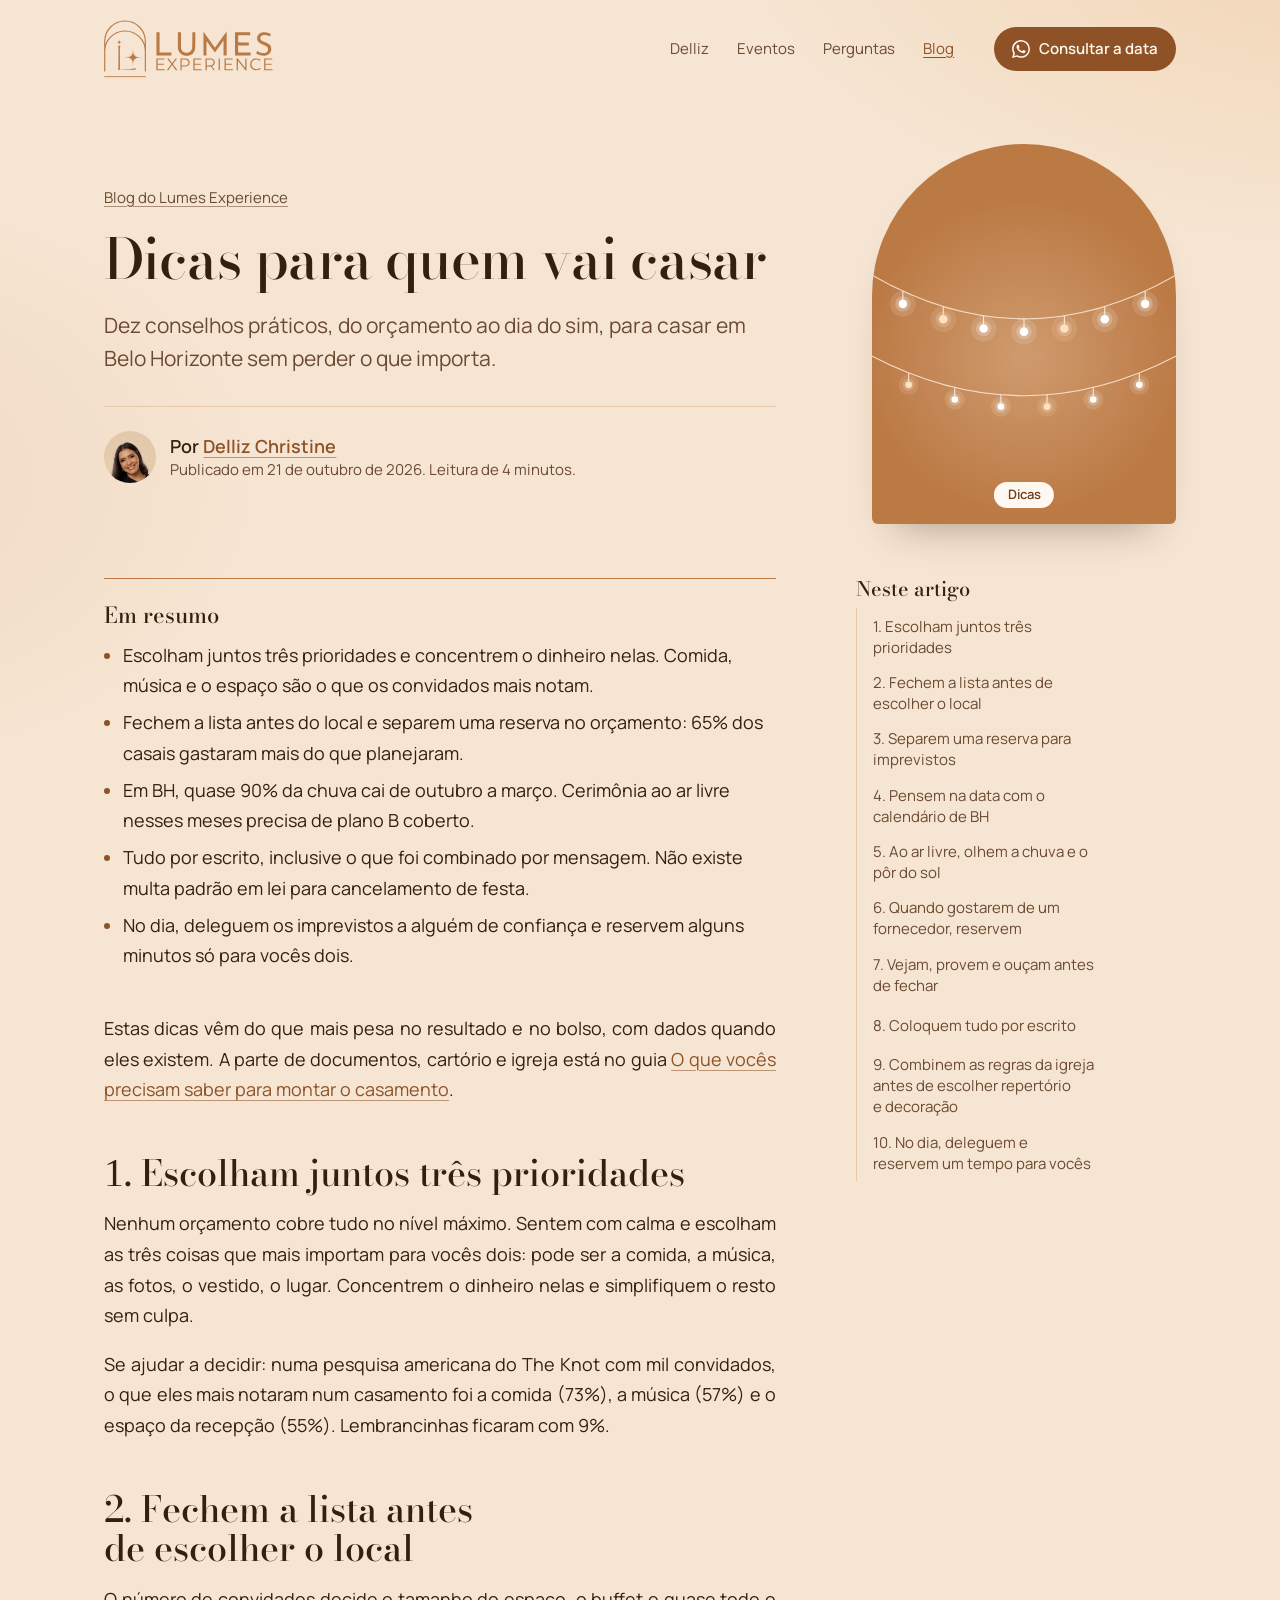
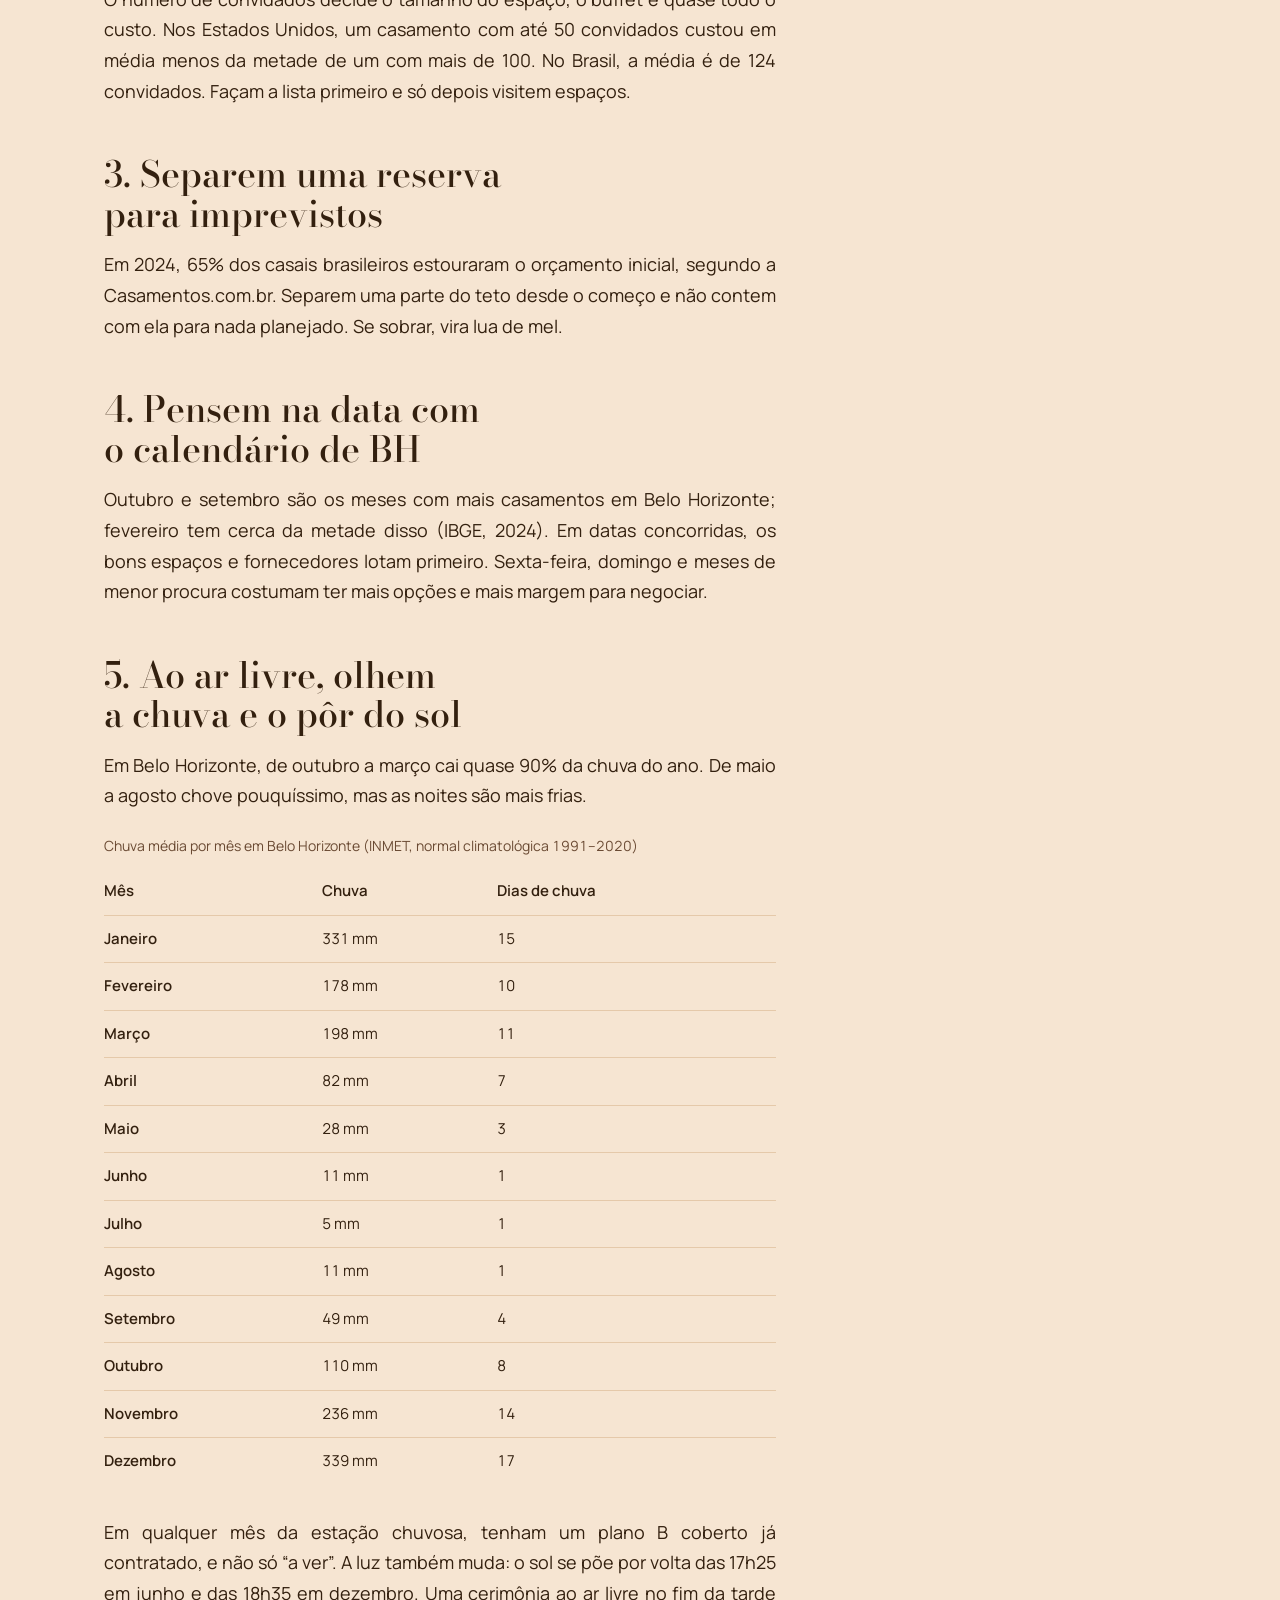
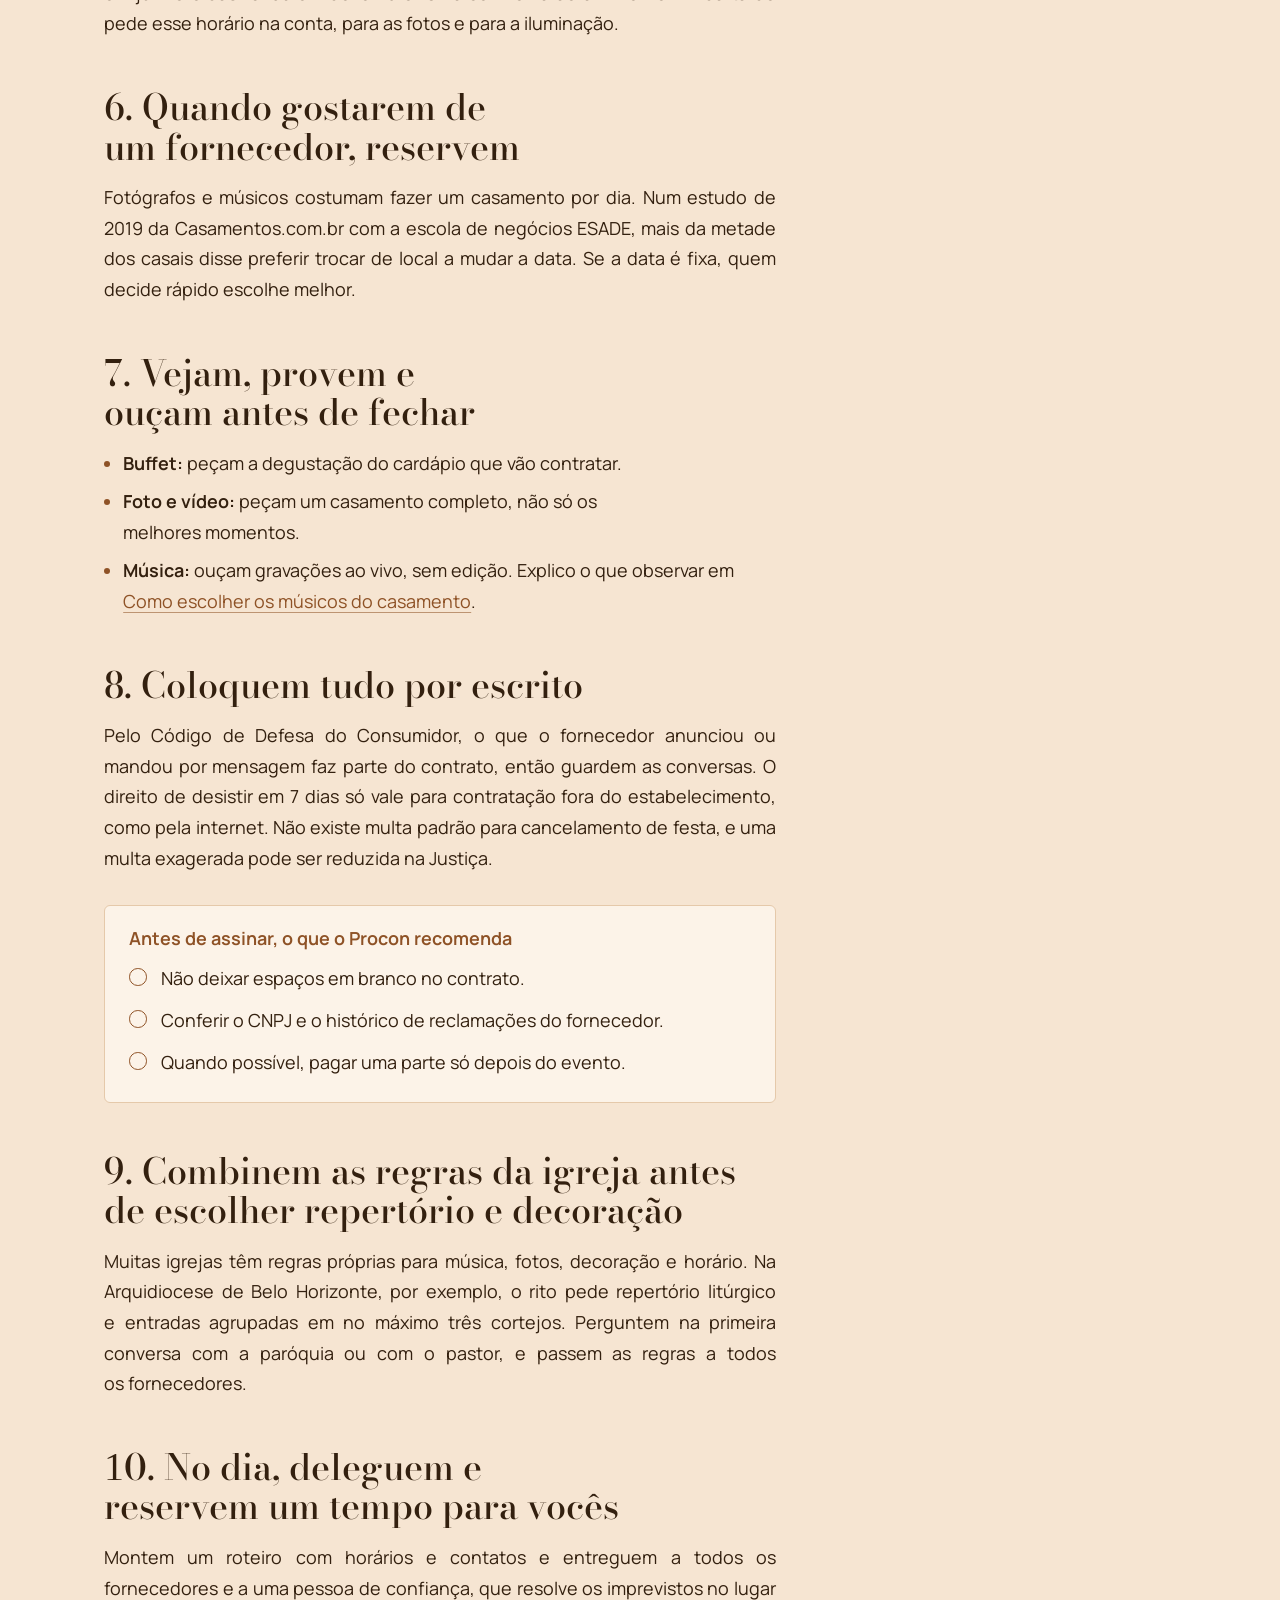
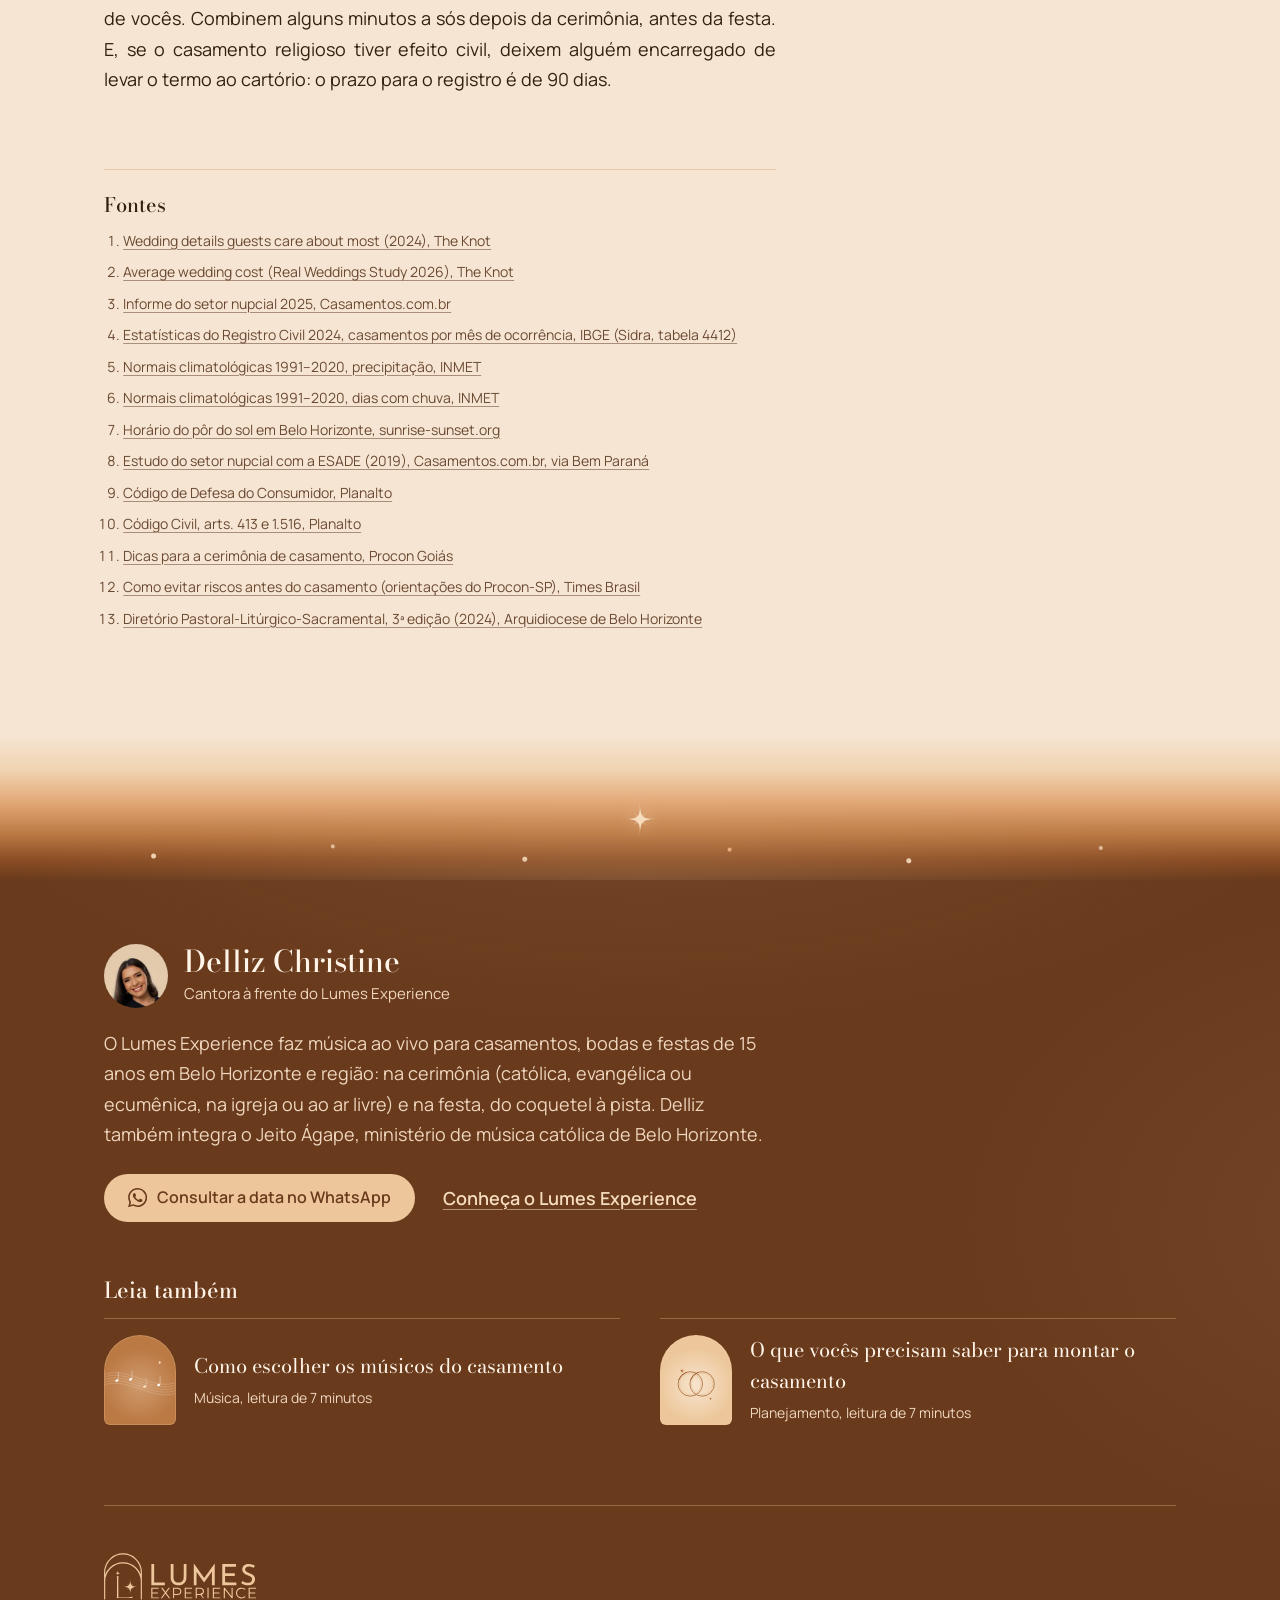
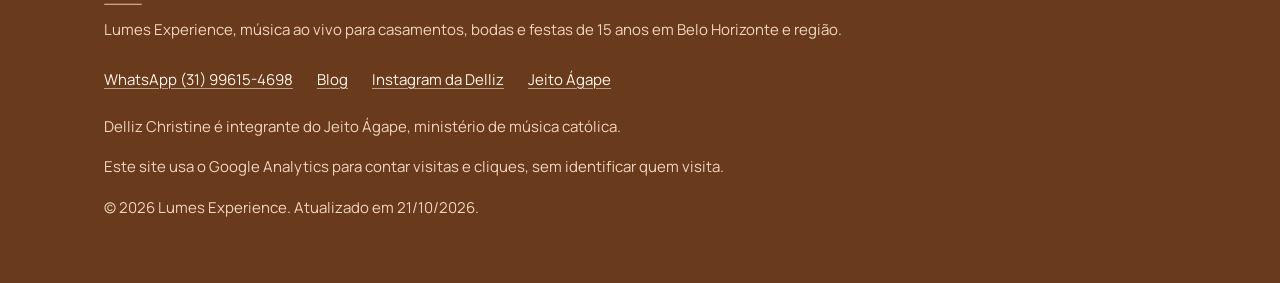
<file: blog/dicas-para-quem-vai-casar/index.html>
<!doctype html>
<!-- Página gerada por scripts/blog/gerar.mjs: edite o artigo em scripts/blog/artigos/ e gere de novo. -->
<html lang="pt-BR">
<head>
  <meta charset="utf-8">
  <meta name="viewport" content="width=device-width, initial-scale=1, viewport-fit=cover">
  <title>Dicas para quem vai casar em BH | Blog do Lumes Experience</title>
  <meta name="description" content="Dez dicas práticas para quem vai casar em BH: prioridades, lista de convidados, reserva no orçamento, chuva e pôr do sol, contratos e o dia do casamento.">
  <meta name="robots" content="index, follow, max-image-preview:large">
  <meta name="author" content="Delliz Christine">
  <link rel="canonical" href="https://lumesexperience.com.br/blog/dicas-para-quem-vai-casar/">

  <meta property="og:type" content="article">
  <meta property="og:locale" content="pt_BR">
  <meta property="og:site_name" content="Lumes Experience">
  <meta property="og:title" content="Dicas para quem vai casar">
  <meta property="og:description" content="Dez dicas práticas para quem vai casar em BH: prioridades, lista de convidados, reserva no orçamento, chuva e pôr do sol, contratos e o dia do casamento.">
  <meta property="og:url" content="https://lumesexperience.com.br/blog/dicas-para-quem-vai-casar/">
  <meta property="og:image" content="https://lumesexperience.com.br/assets/img/blog/dicas-para-quem-vai-casar.jpg">
  <meta property="og:image:width" content="1200">
  <meta property="og:image:height" content="630">
  <meta property="og:image:alt" content="Dicas para quem vai casar">
  <meta name="twitter:card" content="summary_large_image">
  <meta name="theme-color" content="#F6E5D2">
  <meta name="color-scheme" content="only light">

  <link rel="icon" href="../../assets/img/favicon.svg" type="image/svg+xml">
  <link rel="icon" href="../../assets/img/favicon-48.png" sizes="48x48" type="image/png">
  <link rel="apple-touch-icon" href="../../assets/img/apple-touch-icon.png">

  <link rel="preload" href="../../assets/fonts/bodoni-moda.woff2" as="font" type="font/woff2" crossorigin>
  <link rel="preload" href="../../assets/fonts/manrope.woff2" as="font" type="font/woff2" crossorigin>
  <link rel="stylesheet" href="../../assets/css/blog.css">

  <!-- Todo fato aqui precisa estar escrito, igual, no texto visível da página (regra do Google). -->
  <script type="application/ld+json">
  {
    "@context": "https://schema.org",
    "@graph": [
      {
        "@type": "BlogPosting",
        "@id": "https://lumesexperience.com.br/blog/dicas-para-quem-vai-casar/#artigo",
        "headline": "Dicas para quem vai casar",
        "description": "Dez dicas práticas para quem vai casar em BH: prioridades, lista de convidados, reserva no orçamento, chuva e pôr do sol, contratos e o dia do casamento.",
        "image": "https://lumesexperience.com.br/assets/img/blog/dicas-para-quem-vai-casar.jpg",
        "datePublished": "2026-10-21",
        "dateModified": "2026-10-21",
        "inLanguage": "pt-BR",
        "mainEntityOfPage": "https://lumesexperience.com.br/blog/dicas-para-quem-vai-casar/",
        "author": {
          "@type": "Person",
          "@id": "https://lumesexperience.com.br/#delliz",
          "name": "Delliz Christine",
          "url": "https://lumesexperience.com.br/#delliz",
          "jobTitle": "Cantora",
          "image": "https://lumesexperience.com.br/assets/img/delliz-christine-cantando-720.jpg",
          "sameAs": [
            "https://www.instagram.com/dellizchristine/"
          ]
        },
        "publisher": {
          "@type": [
            "MusicGroup",
            "LocalBusiness"
          ],
          "@id": "https://lumesexperience.com.br/#lumes",
          "name": "Lumes Experience",
          "url": "https://lumesexperience.com.br/",
          "logo": "https://lumesexperience.com.br/assets/img/icon-512.png"
        },
        "isPartOf": {
          "@type": "Blog",
          "@id": "https://lumesexperience.com.br/blog/#blog",
          "name": "Blog do Lumes Experience"
        }
      },
      {
        "@type": "BreadcrumbList",
        "itemListElement": [
          {
            "@type": "ListItem",
            "position": 1,
            "name": "Lumes Experience",
            "item": "https://lumesexperience.com.br/"
          },
          {
            "@type": "ListItem",
            "position": 2,
            "name": "Blog",
            "item": "https://lumesexperience.com.br/blog/"
          },
          {
            "@type": "ListItem",
            "position": 3,
            "name": "Dicas para quem vai casar"
          }
        ]
      }
    ]
  }
  </script>
</head>
<body>
  <a class="pular" href="#principal">Pular para o conteúdo</a>

  <svg class="icones" width="0" height="0" aria-hidden="true">
    <symbol id="icone-whatsapp" viewBox="0 0 24 24"><path d="M17.472 14.382c-.297-.149-1.758-.867-2.03-.967-.273-.099-.471-.148-.67.15-.197.297-.767.966-.94 1.164-.173.199-.347.223-.644.075-.297-.15-1.255-.463-2.39-1.475-.883-.788-1.48-1.761-1.653-2.059-.173-.297-.018-.458.13-.606.134-.133.298-.347.446-.52.149-.174.198-.298.298-.497.099-.198.05-.371-.025-.52-.075-.149-.669-1.612-.916-2.207-.242-.579-.487-.5-.669-.51-.173-.008-.371-.01-.57-.01-.198 0-.52.074-.792.372-.272.297-1.04 1.016-1.04 2.479 0 1.462 1.065 2.875 1.213 3.074.149.198 2.096 3.2 5.077 4.487.709.306 1.262.489 1.694.625.712.227 1.36.195 1.871.118.571-.085 1.758-.719 2.006-1.413.248-.694.248-1.289.173-1.413-.074-.124-.272-.198-.57-.347m-5.421 7.403h-.004a9.87 9.87 0 01-5.031-1.378l-.361-.214-3.741.982.998-3.648-.235-.374a9.86 9.86 0 01-1.51-5.26c.001-5.45 4.436-9.884 9.888-9.884 2.64 0 5.122 1.03 6.988 2.898a9.825 9.825 0 012.893 6.994c-.003 5.45-4.437 9.884-9.885 9.884m8.413-18.297A11.815 11.815 0 0012.05 0C5.495 0 .16 5.335.157 11.892c0 2.096.547 4.142 1.588 5.945L.057 24l6.305-1.654a11.882 11.882 0 005.683 1.448h.005c6.554 0 11.89-5.335 11.893-11.893a11.821 11.821 0 00-3.48-8.413Z"/></symbol>
    <symbol id="marca-logo" viewBox="180 876 1745 594"><g transform="translate(187.5 886.5) scale(.4108) translate(-561.5 -380.5)"><path d="M561.5 1635V890.5A510 510 0 0 1 1581.5 890.5V1635M561.5 1635V1140A510 510 0 0 1 1581.5 1140V1635M561.5 1780H1581.5" fill="none" stroke="currentColor" stroke-width="1.15" stroke-linecap="round" vector-effect="non-scaling-stroke"/><path d="M 1268.1 1058.2c-0.4 0.4-0.4 4.8-0.9 9.1-1.3 25.7-8.3 140.3-8.3 142-0.4 2.6-3.5 10.5-7.4 17.9-2.2 4.8-4.4 8.3-7.8 13.1-2.6 3.9-4.8 7-5.2 7 0 0-14.4-11.3-31.8-25.3-17.4-14.4-31.8-25.7-31.8-25.7 0 0.4 11.3 14.4 25.3 31.8 13.9 17.4 25.3 31.8 25.3 31.8 0 0.4-6.5 5.7-10.9 8.7-7 4.8-20.9 10.9-24.4 11.8-1.3 0-36.6 2.2-78.4 4.8-42.3 2.2-76.7 4.4-77.1 4.4 0 0.4 76.7 4.8 77.5 4.8 0.4 0 0.4 0.4 0 0.9 0 0.9 0 0.9 4.4 0.9 4.8 0 17 1.3 26.6 2.6 18.7 3 46.2 10.5 57.9 15.7 3.5 1.7 13.1 7.4 16.6 9.6 0.9 0.9 2.2 1.7 2.2 1.7 0.4 0.4-9.6 13.1-22.2 28.7-12.6 15.7-22.7 28.3-22.2 28.3 0 0 13.1-10.5 28.3-22.7l28.7-23.1 2.2 2.6c3.9 3.9 7.8 9.1 12.2 15.2 3.9 6.5 6.5 11.3 9.1 17.9 3.9 10 3.5 4.4 7.8 80.2 2.2 37.5 4.4 68.4 4.4 68.4 0 0.4 1.3-15.7 2.2-35.3 1.3-19.6 2.6-37 2.6-38.8 3.5-27.9 5.7-40.5 12.6-64 3.5-13.1 10.9-27 20.5-38.8 2.2-3 2.6-3.5 3.5-3 2.6 2.6 51.4 41.4 51.4 41.4 0.4 0-9.1-11.8-20.5-26.1-11.8-14.4-20.9-26.1-20.9-26.1 0-0.4 1.7-1.3 3.5-3 6.5-5.2 18.7-12.2 26.6-15.2 7.4-3 24.8-8.3 36.2-10.5 8.7-1.7 22.7-3.9 30.9-4.8 7-0.9 7.4-0.9 7.4-1.7-0.4-0.4-0.4-0.9 0-0.9 0.9 0 77.5-4.4 77.5-4.8-0.4 0-33.1-2.2-73.2-4.4l-72.7-4.4-4.8-1.7c-11.8-4.4-24.8-12.6-34.4-21.8l-2.2-1.7 23.1-29.2c13.1-15.7 23.5-29.2 23.5-29.6 0.4-0.4-12.2 9.6-28.3 22.2-15.7 13.1-28.7 23.5-29.2 23.5-0.4 0.4-7-9.1-9.6-14.4-4.4-7.8-7.8-17.9-12.2-34.8-4.4-15.7-7.4-34.8-8.3-53.1-1.7-34-5.2-82.8-5.2-81.9 z" fill="currentColor" opacity=".5"/><path d="M 892.2 1004.6c5.2 6.1 8.7 14.4 10.9 24.8 1.7 9.1 2.2 14.4 2.6 38.3 0.4 32.7 0.4 471.8 0 484-0.4 11.8-0.9 17-2.6 24-2.2 11.8-6.1 20.5-11.3 27-0.9 0.9-1.3 1.7-1.3 1.7 0 0.4 79.3 0.4 221.7 0.4l221.7-0.4 0-21.8c0-11.8 0-21.8-0.4-21.8 0 0-3 0.9-6.1 2.2-39.2 15.2-92.8 25.3-156.8 30.1-28.3 2.2-26.6 2.2-129.8 2.6l-98 0 0-256.1c-0.4-293.2-0.4-287.5 0.4-294.5 1.7-20 5.2-30.9 13.1-40.5l2.2-2.6-34.4 0-34 0 2.2 2.6 zM 1272 1135.7c-0.4 0.4-0.4 3.9-0.4 7.8-0.4 7-0.4 10-2.6 22.2-2.2 16.6-8.7 42.7-13.1 52.7-6.5 15.7-12.2 24-23.5 35.3-17.4 17.4-32.2 25.3-63.6 33.1-15.2 3.9-41.8 7.8-52.3 7.8-3 0-3.9 0-3.9 0.4 0.4 0.4 2.6 0.9 7.8 0.9 7.4 0.4 10.5 0.4 21.3 2.2 20 2.6 48.8 10.9 60.5 16.6 12.2 6.1 20.9 12.6 30.9 22.7 10 10.5 17.9 22.2 22.7 34.4 6.1 14.4 12.6 44 14.8 64 0.9 7.8 0.9 8.3 1.7 8.3 0 0 0.4 0 0.4-0.4 0.4 0 0.9-3 0.9-6.5 2.2-18.3 5.2-33.5 11.3-54 1.7-5.7 5.2-14.4 9.1-21.8 1.7-3.9 7-11.8 10.9-17 3.5-4.4 14.4-14.4 18.7-17.9 6.5-4.8 17.4-11.3 24.8-14.4 6.5-3 26.1-8.7 36.2-10.5 9.6-2.2 26.1-4.8 35.3-5.7 2.6 0 3.9-0.4 3.5-1.3-0.4 0-3.5-0.4-7.4-0.9-17.9-2.2-24.8-3.5-42.3-7.8-19.6-4.8-29.2-8.3-40.9-15.7-13.9-8.3-27-21.8-36.6-37-4.8-7.8-8.7-17-11.8-27-5.2-18.3-7-26.6-9.1-42.7-1.7-11.8-2.6-19.2-2.6-24 0-2.6 0-4.4-0.4-4.4-0.4 0-0.4 0.4-0.4 0.4 zM 924.8 849.1c-0.4 0.4-0.4 3-0.9 5.2-1.3 10.5-4.4 23.1-7.8 29.6-3.5 7.8-9.1 14.4-16.1 19.2-8.7 5.7-20.5 9.1-38.8 11.8-3 0-2.2 0.9 1.7 0.9 8.7 1.3 19.6 3.5 26.6 6.1 4.4 1.7 9.1 4.4 12.6 7 5.7 4.4 11.8 12.6 14.8 18.7 1.3 3 3.9 11.3 4.8 15.7 0.9 3.9 2.6 14.4 2.6 16.1 0 3.5 0.9 1.7 1.3-3 1.7-14.8 6.1-28.7 11.8-36.6 2.2-3.5 7.4-8.7 10.9-11.3 7.8-5.7 19.6-10 36.2-12.2 3.5-0.4 6.5-0.9 6.5-0.9 0-0.4-0.9-0.4-2.6-0.4-5.2-0.9-14.8-2.6-20.9-4.4-10.9-3-17-6.5-24-13.1-4.8-4.4-8.7-10.5-11.3-15.7-2.6-7-6.1-20.9-7-32.7-0.4-0.9-0.4-0.9-0.4 0 z" fill="currentColor"/></g><path d="M 721 1123l0 120 77 0 77 0 0-16 0-15-61 0-61 0 0-105 0-104-16 0-16 0 0 120 zM 942 1086c0 88 0 89 5 103 9 26 30 46 58 53 17 4 37 4 54 0 17-5 34-15 44-29 6-7 13-21 16-32 2-7 2-8 3-93l0-85-15 0c-15 0-16 0-16 2 0 1 0 38 0 82-1 75-1 81-2 86-7 19-20 33-38 39-12 3-26 3-38 0-19-6-33-21-37-40-2-6-2-18-2-88l0-81-16 0-16 0 0 83 zM 1385 1078c-33 46-61 84-61 83 0 0-27-36-58-81-31-44-58-81-58-83-2-1-2 11-2 122l0 124 15 0 16 0 0-75 1-75 42 59c24 33 44 60 44 60 0 0 21-28 45-62l44-62 0 77 0 78 16 0 16 0 0-124c0-68 0-124 0-124-1 0-28 38-60 83 zM 1531 1123l0 120 81 0 80 0 0-15 0-16-64 0-64-1-1-36 0-37 55 0 56 0 0-15 0-16-55 0-55-1 0-36 0-37 62 0 62 0 0-15 0-15-78 0-79 0 0 120 zM 1821 1002c-41 5-66 35-61 72 3 25 20 41 61 57 27 10 43 21 48 32 6 15 2 34-10 43-6 5-15 9-23 10-8 2-25 1-35-2-9-2-28-11-35-16-2-2-4-3-4-3-1 0-4 6-7 13l-7 12 2 2c5 4 17 10 26 13 39 16 81 13 106-8 11-8 17-19 21-33 2-6 2-9 2-21-1-11-1-15-3-20-4-10-8-16-15-24-9-8-21-14-44-23-41-16-53-28-50-48 3-18 18-28 42-28 15 0 29 4 47 12 4 1 8 3 8 3 0 0 3-5 7-12 6-14 7-13-8-19-22-10-48-14-68-12 zM 720 1333l0 61 43 0 43 0 0-6 0-5-36 0-37 0 0-23 0-22 32 0 31 0 0-6 0-5-31 0-32 0 0-21 0-22 35 0 36-1 0-5 0-5-42 0-42 0 0 60 zM 844 1290c7 9 17 22 22 29l9 12-4 5c-5 8-40 55-41 57-1 1 0 1 6 1l8 0 19-27 19-26 3 3c1 1 10 13 19 26l18 24 7 0c5 0 7 0 6-1 0-1-10-15-22-31-12-16-22-30-22-31 0 0 4-6 8-12 5-6 14-19 21-29l13-17-7 0-7 0-18 24c-9 14-18 25-18 25 0 0-9-11-18-25l-18-24-8 0-7 0 12 17 zM 969 1333l0 61 6 0 6 0 0-19 0-19 22 0c18-1 24-1 30-3 13-3 22-11 27-21 4-10 4-26 0-36-3-6-11-14-17-17-11-5-16-6-46-6l-28 0 0 60zm 61-47c9 3 16 9 19 16 2 6 2 18 0 24-3 7-10 13-18 16-6 2-10 2-29 2l-21 0 0-30 0-30 21 0c19 0 23 0 28 2 zM 1102 1333l0 61 43 0 43 0 0-6 0-5-36 0-37 0 0-23 0-22 32 0 31 0 0-6 0-5-31 0-32 0 0-22 0-21 35 0 35 0 0-6 0-5-41 0-42 0 0 60 zM 1227 1333l0 61 6 0 7 0 0-19 1-20 21 0 21 0 13 19 14 20 7 0c6 0 7 0 6-1-5-7-28-40-28-40 0-1 3-2 7-4 5-3 12-9 15-14 6-9 7-28 2-38-4-8-10-14-17-18-10-5-15-6-47-6l-28 0 0 60zm 66-46c11 6 16 14 16 27 0 9-3 16-8 22-9 7-17 9-44 9l-17 0 0-31 0-30 23 0c23 0 24 1 30 3 zM 1362 1333l0 61 7 0 6 0 0-61 0-60-6 0-7 0 0 60 zM 1423 1333l0 61 43 0 43 0 0-6 0-5-36 0-37 0 0-23 0-22 32 0 31 0 0-6 0-5-31 0-32 0 0-21 0-22 35 0 36-1 0-5 0-5-42 0-42 0 0 60 zM 1548 1333l0 61 6 0 7 0 0-49 1-49 38 49 39 49 6 0 5 0 0-61 0-60-6 0-7 0 0 49 0 48-39-48-38-49-6 0-6 0 0 60 zM 1734 1274c-21 5-37 20-44 41-2 8-3 23-1 32 5 22 21 39 43 45 13 4 30 3 44-2 6-2 18-10 19-12 0-1-1-3-4-5l-3-4-6 4c-12 11-34 13-50 7-29-12-41-47-23-75 11-17 34-26 56-20 7 1 11 3 18 8l5 4 4-3c1-2 3-4 3-5 0-1-7-7-13-10-11-7-34-9-48-5 zM 1832 1333l0 61 43 0 43 0 0-6 0-5-36 0-37 0 0-23 0-22 32 0 31 0 0-6 0-5-31 0-32 0 0-21 0-22 35 0 36-1 0-5 0-5-42 0-42 0 0 60 z" fill="currentColor"/></symbol>
    <symbol id="marca-simbolo" viewBox="540 360 1063 1440"><path d="M561.5 1635V890.5A510 510 0 0 1 1581.5 890.5V1635M561.5 1635V1140A510 510 0 0 1 1581.5 1140V1635M561.5 1780H1581.5" fill="none" stroke="currentColor" stroke-width="9" stroke-linecap="round"/><path d="M 1268.1 1058.2c-0.4 0.4-0.4 4.8-0.9 9.1-1.3 25.7-8.3 140.3-8.3 142-0.4 2.6-3.5 10.5-7.4 17.9-2.2 4.8-4.4 8.3-7.8 13.1-2.6 3.9-4.8 7-5.2 7 0 0-14.4-11.3-31.8-25.3-17.4-14.4-31.8-25.7-31.8-25.7 0 0.4 11.3 14.4 25.3 31.8 13.9 17.4 25.3 31.8 25.3 31.8 0 0.4-6.5 5.7-10.9 8.7-7 4.8-20.9 10.9-24.4 11.8-1.3 0-36.6 2.2-78.4 4.8-42.3 2.2-76.7 4.4-77.1 4.4 0 0.4 76.7 4.8 77.5 4.8 0.4 0 0.4 0.4 0 0.9 0 0.9 0 0.9 4.4 0.9 4.8 0 17 1.3 26.6 2.6 18.7 3 46.2 10.5 57.9 15.7 3.5 1.7 13.1 7.4 16.6 9.6 0.9 0.9 2.2 1.7 2.2 1.7 0.4 0.4-9.6 13.1-22.2 28.7-12.6 15.7-22.7 28.3-22.2 28.3 0 0 13.1-10.5 28.3-22.7l28.7-23.1 2.2 2.6c3.9 3.9 7.8 9.1 12.2 15.2 3.9 6.5 6.5 11.3 9.1 17.9 3.9 10 3.5 4.4 7.8 80.2 2.2 37.5 4.4 68.4 4.4 68.4 0 0.4 1.3-15.7 2.2-35.3 1.3-19.6 2.6-37 2.6-38.8 3.5-27.9 5.7-40.5 12.6-64 3.5-13.1 10.9-27 20.5-38.8 2.2-3 2.6-3.5 3.5-3 2.6 2.6 51.4 41.4 51.4 41.4 0.4 0-9.1-11.8-20.5-26.1-11.8-14.4-20.9-26.1-20.9-26.1 0-0.4 1.7-1.3 3.5-3 6.5-5.2 18.7-12.2 26.6-15.2 7.4-3 24.8-8.3 36.2-10.5 8.7-1.7 22.7-3.9 30.9-4.8 7-0.9 7.4-0.9 7.4-1.7-0.4-0.4-0.4-0.9 0-0.9 0.9 0 77.5-4.4 77.5-4.8-0.4 0-33.1-2.2-73.2-4.4l-72.7-4.4-4.8-1.7c-11.8-4.4-24.8-12.6-34.4-21.8l-2.2-1.7 23.1-29.2c13.1-15.7 23.5-29.2 23.5-29.6 0.4-0.4-12.2 9.6-28.3 22.2-15.7 13.1-28.7 23.5-29.2 23.5-0.4 0.4-7-9.1-9.6-14.4-4.4-7.8-7.8-17.9-12.2-34.8-4.4-15.7-7.4-34.8-8.3-53.1-1.7-34-5.2-82.8-5.2-81.9 z" fill="currentColor" opacity=".5"/><path d="M 892.2 1004.6c5.2 6.1 8.7 14.4 10.9 24.8 1.7 9.1 2.2 14.4 2.6 38.3 0.4 32.7 0.4 471.8 0 484-0.4 11.8-0.9 17-2.6 24-2.2 11.8-6.1 20.5-11.3 27-0.9 0.9-1.3 1.7-1.3 1.7 0 0.4 79.3 0.4 221.7 0.4l221.7-0.4 0-21.8c0-11.8 0-21.8-0.4-21.8 0 0-3 0.9-6.1 2.2-39.2 15.2-92.8 25.3-156.8 30.1-28.3 2.2-26.6 2.2-129.8 2.6l-98 0 0-256.1c-0.4-293.2-0.4-287.5 0.4-294.5 1.7-20 5.2-30.9 13.1-40.5l2.2-2.6-34.4 0-34 0 2.2 2.6 zM 1272 1135.7c-0.4 0.4-0.4 3.9-0.4 7.8-0.4 7-0.4 10-2.6 22.2-2.2 16.6-8.7 42.7-13.1 52.7-6.5 15.7-12.2 24-23.5 35.3-17.4 17.4-32.2 25.3-63.6 33.1-15.2 3.9-41.8 7.8-52.3 7.8-3 0-3.9 0-3.9 0.4 0.4 0.4 2.6 0.9 7.8 0.9 7.4 0.4 10.5 0.4 21.3 2.2 20 2.6 48.8 10.9 60.5 16.6 12.2 6.1 20.9 12.6 30.9 22.7 10 10.5 17.9 22.2 22.7 34.4 6.1 14.4 12.6 44 14.8 64 0.9 7.8 0.9 8.3 1.7 8.3 0 0 0.4 0 0.4-0.4 0.4 0 0.9-3 0.9-6.5 2.2-18.3 5.2-33.5 11.3-54 1.7-5.7 5.2-14.4 9.1-21.8 1.7-3.9 7-11.8 10.9-17 3.5-4.4 14.4-14.4 18.7-17.9 6.5-4.8 17.4-11.3 24.8-14.4 6.5-3 26.1-8.7 36.2-10.5 9.6-2.2 26.1-4.8 35.3-5.7 2.6 0 3.9-0.4 3.5-1.3-0.4 0-3.5-0.4-7.4-0.9-17.9-2.2-24.8-3.5-42.3-7.8-19.6-4.8-29.2-8.3-40.9-15.7-13.9-8.3-27-21.8-36.6-37-4.8-7.8-8.7-17-11.8-27-5.2-18.3-7-26.6-9.1-42.7-1.7-11.8-2.6-19.2-2.6-24 0-2.6 0-4.4-0.4-4.4-0.4 0-0.4 0.4-0.4 0.4 zM 924.8 849.1c-0.4 0.4-0.4 3-0.9 5.2-1.3 10.5-4.4 23.1-7.8 29.6-3.5 7.8-9.1 14.4-16.1 19.2-8.7 5.7-20.5 9.1-38.8 11.8-3 0-2.2 0.9 1.7 0.9 8.7 1.3 19.6 3.5 26.6 6.1 4.4 1.7 9.1 4.4 12.6 7 5.7 4.4 11.8 12.6 14.8 18.7 1.3 3 3.9 11.3 4.8 15.7 0.9 3.9 2.6 14.4 2.6 16.1 0 3.5 0.9 1.7 1.3-3 1.7-14.8 6.1-28.7 11.8-36.6 2.2-3.5 7.4-8.7 10.9-11.3 7.8-5.7 19.6-10 36.2-12.2 3.5-0.4 6.5-0.9 6.5-0.9 0-0.4-0.9-0.4-2.6-0.4-5.2-0.9-14.8-2.6-20.9-4.4-10.9-3-17-6.5-24-13.1-4.8-4.4-8.7-10.5-11.3-15.7-2.6-7-6.1-20.9-7-32.7-0.4-0.9-0.4-0.9-0.4 0 z" fill="currentColor"/></symbol>
    <symbol id="marca-estrela" viewBox="1040 1062 460 460"><path d="M 1268.1 1058.2c-0.4 0.4-0.4 4.8-0.9 9.1-1.3 25.7-8.3 140.3-8.3 142-0.4 2.6-3.5 10.5-7.4 17.9-2.2 4.8-4.4 8.3-7.8 13.1-2.6 3.9-4.8 7-5.2 7 0 0-14.4-11.3-31.8-25.3-17.4-14.4-31.8-25.7-31.8-25.7 0 0.4 11.3 14.4 25.3 31.8 13.9 17.4 25.3 31.8 25.3 31.8 0 0.4-6.5 5.7-10.9 8.7-7 4.8-20.9 10.9-24.4 11.8-1.3 0-36.6 2.2-78.4 4.8-42.3 2.2-76.7 4.4-77.1 4.4 0 0.4 76.7 4.8 77.5 4.8 0.4 0 0.4 0.4 0 0.9 0 0.9 0 0.9 4.4 0.9 4.8 0 17 1.3 26.6 2.6 18.7 3 46.2 10.5 57.9 15.7 3.5 1.7 13.1 7.4 16.6 9.6 0.9 0.9 2.2 1.7 2.2 1.7 0.4 0.4-9.6 13.1-22.2 28.7-12.6 15.7-22.7 28.3-22.2 28.3 0 0 13.1-10.5 28.3-22.7l28.7-23.1 2.2 2.6c3.9 3.9 7.8 9.1 12.2 15.2 3.9 6.5 6.5 11.3 9.1 17.9 3.9 10 3.5 4.4 7.8 80.2 2.2 37.5 4.4 68.4 4.4 68.4 0 0.4 1.3-15.7 2.2-35.3 1.3-19.6 2.6-37 2.6-38.8 3.5-27.9 5.7-40.5 12.6-64 3.5-13.1 10.9-27 20.5-38.8 2.2-3 2.6-3.5 3.5-3 2.6 2.6 51.4 41.4 51.4 41.4 0.4 0-9.1-11.8-20.5-26.1-11.8-14.4-20.9-26.1-20.9-26.1 0-0.4 1.7-1.3 3.5-3 6.5-5.2 18.7-12.2 26.6-15.2 7.4-3 24.8-8.3 36.2-10.5 8.7-1.7 22.7-3.9 30.9-4.8 7-0.9 7.4-0.9 7.4-1.7-0.4-0.4-0.4-0.9 0-0.9 0.9 0 77.5-4.4 77.5-4.8-0.4 0-33.1-2.2-73.2-4.4l-72.7-4.4-4.8-1.7c-11.8-4.4-24.8-12.6-34.4-21.8l-2.2-1.7 23.1-29.2c13.1-15.7 23.5-29.2 23.5-29.6 0.4-0.4-12.2 9.6-28.3 22.2-15.7 13.1-28.7 23.5-29.2 23.5-0.4 0.4-7-9.1-9.6-14.4-4.4-7.8-7.8-17.9-12.2-34.8-4.4-15.7-7.4-34.8-8.3-53.1-1.7-34-5.2-82.8-5.2-81.9 z" fill="currentColor" opacity=".45"/><path d="M 1272 1135.7c-0.4 0.4-0.4 3.9-0.4 7.8-0.4 7-0.4 10-2.6 22.2-2.2 16.6-8.7 42.7-13.1 52.7-6.5 15.7-12.2 24-23.5 35.3-17.4 17.4-32.2 25.3-63.6 33.1-15.2 3.9-41.8 7.8-52.3 7.8-3 0-3.9 0-3.9 0.4 0.4 0.4 2.6 0.9 7.8 0.9 7.4 0.4 10.5 0.4 21.3 2.2 20 2.6 48.8 10.9 60.5 16.6 12.2 6.1 20.9 12.6 30.9 22.7 10 10.5 17.9 22.2 22.7 34.4 6.1 14.4 12.6 44 14.8 64 0.9 7.8 0.9 8.3 1.7 8.3 0 0 0.4 0 0.4-0.4 0.4 0 0.9-3 0.9-6.5 2.2-18.3 5.2-33.5 11.3-54 1.7-5.7 5.2-14.4 9.1-21.8 1.7-3.9 7-11.8 10.9-17 3.5-4.4 14.4-14.4 18.7-17.9 6.5-4.8 17.4-11.3 24.8-14.4 6.5-3 26.1-8.7 36.2-10.5 9.6-2.2 26.1-4.8 35.3-5.7 2.6 0 3.9-0.4 3.5-1.3-0.4 0-3.5-0.4-7.4-0.9-17.9-2.2-24.8-3.5-42.3-7.8-19.6-4.8-29.2-8.3-40.9-15.7-13.9-8.3-27-21.8-36.6-37-4.8-7.8-8.7-17-11.8-27-5.2-18.3-7-26.6-9.1-42.7-1.7-11.8-2.6-19.2-2.6-24 0-2.6 0-4.4-0.4-4.4-0.4 0-0.4 0.4-0.4 0.4 z" fill="currentColor"/></symbol>
  </svg>

  <header class="topo conteudo">
    <a class="marca" href="../../" aria-label="Lumes Experience, página inicial"><svg viewBox="0 0 1745 594" aria-hidden="true"><use href="#marca-logo"/></svg></a>
    <nav class="topo__nav" aria-label="Seções">
      <a class="so-largo" href="../../#delliz">Delliz</a>
      <a href="../../#eventos">Eventos</a>
      <a href="../../#perguntas">Perguntas</a>
      <a href="../../blog/" aria-current="page">Blog</a>
    </nav>
    <a class="botao botao--compacto" data-cta="topo" target="_blank" rel="noopener" href="https://wa.me/5531996154698?text=Ol%C3%A1%2C%20Lumes%20Experience!%20Vi%20o%20site%20e%20quero%20consultar%20uma%20data.%0AEvento%3A%20%0AData%3A%20%0ACidade%20e%20local%3A%20%0ACerim%C3%B4nia%3A%20%0AMomentos%20com%20m%C3%BAsica%3A%20">
      <svg aria-hidden="true"><use href="#icone-whatsapp"/></svg>Consultar a data
    </a>
  </header>

  <main id="principal">
    <article class="artigo" aria-labelledby="titulo">
      <header class="artigo__topo conteudo">
        <div class="artigo__abertura">
          <p class="trilha"><a href="../../blog/">Blog do Lumes Experience</a></p>
          <h1 id="titulo">Dicas para quem vai casar</h1>
          <p class="linha-fina">Dez conselhos práticos, do orçamento ao dia do sim, para casar em Belo Horizonte sem perder o que importa.</p>
          <div class="assinatura">
            <picture>
              <source type="image/webp" srcset="../../assets/img/delliz-christine-rosto.webp">
              <img src="../../assets/img/delliz-christine-rosto.jpg" width="192" height="192" decoding="async" alt="">
            </picture>
            <div>
              <p class="assinatura__nome">Por <a href="../../#delliz" rel="author">Delliz Christine</a></p>
              <p class="assinatura__meta">Publicado em <time datetime="2026-10-21">21 de outubro de 2026</time>. Leitura de 4 minutos.</p>
            </div>
          </div>
        </div>
        <div class="capa capa--terracota capa--artigo">
          <svg class="capa__arte" viewBox="0 0 320 400" preserveAspectRatio="xMidYMid meet" aria-hidden="true" focusable="false">
            <path d="M-10 132Q160 236 330 132" fill="none" stroke="#FFF1E2" stroke-width="1.2" opacity=".8"/><line x1="32.5" y1="154.8" x2="32.5" y2="163.8" stroke="#FFF1E2" stroke-width="1"/><circle cx="32.5" cy="168.3" r="13.5" fill="#FFFFFF" opacity=".12"/><circle cx="32.5" cy="168.3" r="8.1" fill="#FFFFFF" opacity=".22"/><circle cx="32.5" cy="168.3" r="4.5" fill="#FFFFFF"/><line x1="75" y1="171" x2="75" y2="180" stroke="#FFF1E2" stroke-width="1"/><circle cx="75" cy="184.5" r="13.5" fill="#FCE1C2" opacity=".12"/><circle cx="75" cy="184.5" r="8.1" fill="#FCE1C2" opacity=".22"/><circle cx="75" cy="184.5" r="4.5" fill="#FCE1C2"/><line x1="117.5" y1="180.8" x2="117.5" y2="189.8" stroke="#FFF1E2" stroke-width="1"/><circle cx="117.5" cy="194.3" r="13.5" fill="#FFFFFF" opacity=".12"/><circle cx="117.5" cy="194.3" r="8.1" fill="#FFFFFF" opacity=".22"/><circle cx="117.5" cy="194.3" r="4.5" fill="#FFFFFF"/><line x1="160" y1="184" x2="160" y2="193" stroke="#FFF1E2" stroke-width="1"/><circle cx="160" cy="197.5" r="13.5" fill="#FFFFFF" opacity=".12"/><circle cx="160" cy="197.5" r="8.1" fill="#FFFFFF" opacity=".22"/><circle cx="160" cy="197.5" r="4.5" fill="#FFFFFF"/><line x1="202.5" y1="180.8" x2="202.5" y2="189.8" stroke="#FFF1E2" stroke-width="1"/><circle cx="202.5" cy="194.3" r="13.5" fill="#FCE1C2" opacity=".12"/><circle cx="202.5" cy="194.3" r="8.1" fill="#FCE1C2" opacity=".22"/><circle cx="202.5" cy="194.3" r="4.5" fill="#FCE1C2"/><line x1="245" y1="171" x2="245" y2="180" stroke="#FFF1E2" stroke-width="1"/><circle cx="245" cy="184.5" r="13.5" fill="#FFFFFF" opacity=".12"/><circle cx="245" cy="184.5" r="8.1" fill="#FFFFFF" opacity=".22"/><circle cx="245" cy="184.5" r="4.5" fill="#FFFFFF"/><line x1="287.5" y1="154.8" x2="287.5" y2="163.8" stroke="#FFF1E2" stroke-width="1"/><circle cx="287.5" cy="168.3" r="13.5" fill="#FFFFFF" opacity=".12"/><circle cx="287.5" cy="168.3" r="8.1" fill="#FFFFFF" opacity=".22"/><circle cx="287.5" cy="168.3" r="4.5" fill="#FFFFFF"/>
            <path d="M-10 218Q160 312 330 218" fill="none" stroke="#FFF1E2" stroke-width="1.2" opacity=".8"/><line x1="38.6" y1="241" x2="38.6" y2="250" stroke="#FFF1E2" stroke-width="1"/><circle cx="38.6" cy="253.5" r="10.5" fill="#FCE1C2" opacity=".12"/><circle cx="38.6" cy="253.5" r="6.3" fill="#FCE1C2" opacity=".22"/><circle cx="38.6" cy="253.5" r="3.5" fill="#FCE1C2"/><line x1="87.1" y1="256.4" x2="87.1" y2="265.4" stroke="#FFF1E2" stroke-width="1"/><circle cx="87.1" cy="268.9" r="10.5" fill="#FFFFFF" opacity=".12"/><circle cx="87.1" cy="268.9" r="6.3" fill="#FFFFFF" opacity=".22"/><circle cx="87.1" cy="268.9" r="3.5" fill="#FFFFFF"/><line x1="135.7" y1="264" x2="135.7" y2="273" stroke="#FFF1E2" stroke-width="1"/><circle cx="135.7" cy="276.5" r="10.5" fill="#FFFFFF" opacity=".12"/><circle cx="135.7" cy="276.5" r="6.3" fill="#FFFFFF" opacity=".22"/><circle cx="135.7" cy="276.5" r="3.5" fill="#FFFFFF"/><line x1="184.3" y1="264" x2="184.3" y2="273" stroke="#FFF1E2" stroke-width="1"/><circle cx="184.3" cy="276.5" r="10.5" fill="#FCE1C2" opacity=".12"/><circle cx="184.3" cy="276.5" r="6.3" fill="#FCE1C2" opacity=".22"/><circle cx="184.3" cy="276.5" r="3.5" fill="#FCE1C2"/><line x1="232.9" y1="256.4" x2="232.9" y2="265.4" stroke="#FFF1E2" stroke-width="1"/><circle cx="232.9" cy="268.9" r="10.5" fill="#FFFFFF" opacity=".12"/><circle cx="232.9" cy="268.9" r="6.3" fill="#FFFFFF" opacity=".22"/><circle cx="232.9" cy="268.9" r="3.5" fill="#FFFFFF"/><line x1="281.4" y1="241" x2="281.4" y2="250" stroke="#FFF1E2" stroke-width="1"/><circle cx="281.4" cy="253.5" r="10.5" fill="#FFFFFF" opacity=".12"/><circle cx="281.4" cy="253.5" r="6.3" fill="#FFFFFF" opacity=".22"/><circle cx="281.4" cy="253.5" r="3.5" fill="#FFFFFF"/>
          </svg>
          <p class="capa__assunto">Dicas</p>
        </div>
      </header>

      <div class="artigo__corpo conteudo">
        <section class="resumo" aria-labelledby="titulo-resumo">
          <h2 id="titulo-resumo">Em resumo</h2>
          <ul>
            <li>Escolham juntos três prioridades e concentrem o dinheiro nelas. Comida, música e o espaço são o que os convidados mais notam.</li>
            <li>Fechem a lista antes do local e separem uma reserva no orçamento: 65% dos casais gastaram mais do que planejaram.</li>
            <li>Em BH, quase 90% da chuva cai de outubro a março. Cerimônia ao ar livre nesses meses precisa de plano B coberto.</li>
            <li>Tudo por escrito, inclusive o que foi combinado por mensagem. Não existe multa padrão em lei para cancelamento de festa.</li>
            <li>No dia, deleguem os imprevistos a alguém de confiança e reservem alguns minutos só para vocês dois.</li>
          </ul>
        </section>

        <nav class="sumario" aria-labelledby="titulo-sumario">
          <h2 id="titulo-sumario">Neste artigo</h2>
          <ul>
            <li><a href="#escolham-juntos-tres-prioridades">1. Escolham juntos três prioridades</a></li>
            <li><a href="#fechem-a-lista-antes-de-escolher-o-local">2. Fechem a lista antes de escolher o local</a></li>
            <li><a href="#separem-uma-reserva-para-imprevistos">3. Separem uma reserva para imprevistos</a></li>
            <li><a href="#pensem-na-data-com-o-calendario-de-bh">4. Pensem na data com o calendário de BH</a></li>
            <li><a href="#ao-ar-livre-olhem-a-chuva-e-o-por-do-sol">5. Ao ar livre, olhem a chuva e o pôr do sol</a></li>
            <li><a href="#quando-gostarem-de-um-fornecedor-reservem">6. Quando gostarem de um fornecedor, reservem</a></li>
            <li><a href="#vejam-provem-e-oucam-antes-de-fechar">7. Vejam, provem e ouçam antes de fechar</a></li>
            <li><a href="#coloquem-tudo-por-escrito">8. Coloquem tudo por escrito</a></li>
            <li><a href="#combinem-as-regras-da-igreja-antes-de-escolher-repertorio-e-decoracao">9. Combinem as regras da igreja antes de escolher repertório e decoração</a></li>
            <li><a href="#no-dia-deleguem-e-reservem-um-tempo-para-voces">10. No dia, deleguem e reservem um tempo para vocês</a></li>
          </ul>
        </nav>

        <div class="texto">
          <p>Estas dicas vêm do que mais pesa no resultado e no bolso, com dados quando eles existem. A parte de documentos, cartório e igreja está no guia <a href="../como-montar-o-casamento/">O que vocês precisam saber para montar o casamento</a>.</p>

          <h2 id="escolham-juntos-tres-prioridades">1. Escolham juntos três prioridades</h2>
          <p>Nenhum orçamento cobre tudo no nível máximo. Sentem com calma e escolham as três coisas que mais importam para vocês dois: pode ser a comida, a música, as fotos, o vestido, o lugar. Concentrem o dinheiro nelas e simplifiquem o resto sem culpa.</p>
          <p>Se ajudar a decidir: numa pesquisa americana do The Knot com mil convidados, o que eles mais notaram num casamento foi a comida (73%), a música (57%) e o espaço da recepção (55%). Lembrancinhas ficaram com 9%.</p>

          <h2 id="fechem-a-lista-antes-de-escolher-o-local">2. Fechem a lista antes de escolher o local</h2>
          <p>O número de convidados decide o tamanho do espaço, o buffet e quase todo o custo. Nos Estados Unidos, um casamento com até 50 convidados custou em média menos da metade de um com mais de 100. No Brasil, a média é de 124 convidados. Façam a lista primeiro e só depois visitem espaços.</p>

          <h2 id="separem-uma-reserva-para-imprevistos">3. Separem uma reserva para imprevistos</h2>
          <p>Em 2024, 65% dos casais brasileiros estouraram o orçamento inicial, segundo a Casamentos.com.br. Separem uma parte do teto desde o começo e não contem com ela para nada planejado. Se sobrar, vira lua de mel.</p>

          <h2 id="pensem-na-data-com-o-calendario-de-bh">4. Pensem na data com o calendário de BH</h2>
          <p>Outubro e setembro são os meses com mais casamentos em Belo Horizonte; fevereiro tem cerca da metade disso (IBGE, 2024). Em datas concorridas, os bons espaços e fornecedores lotam primeiro. Sexta-feira, domingo e meses de menor procura costumam ter mais opções e mais margem para negociar.</p>

          <h2 id="ao-ar-livre-olhem-a-chuva-e-o-por-do-sol">5. Ao ar livre, olhem a chuva e o pôr do sol</h2>
          <p>Em Belo Horizonte, de outubro a março cai quase 90% da chuva do ano. De maio a agosto chove pouquíssimo, mas as noites são mais frias.</p>
          <div class="tabela">
            <table>
              <caption>Chuva média por mês em Belo Horizonte (INMET, normal climatológica 1991–2020)</caption>
              <thead><tr><th scope="col">Mês</th><th scope="col">Chuva</th><th scope="col">Dias de chuva</th></tr></thead>
              <tbody>
                <tr><th scope="row">Janeiro</th><td>331 mm</td><td>15</td></tr>
                <tr><th scope="row">Fevereiro</th><td>178 mm</td><td>10</td></tr>
                <tr><th scope="row">Março</th><td>198 mm</td><td>11</td></tr>
                <tr><th scope="row">Abril</th><td>82 mm</td><td>7</td></tr>
                <tr><th scope="row">Maio</th><td>28 mm</td><td>3</td></tr>
                <tr><th scope="row">Junho</th><td>11 mm</td><td>1</td></tr>
                <tr><th scope="row">Julho</th><td>5 mm</td><td>1</td></tr>
                <tr><th scope="row">Agosto</th><td>11 mm</td><td>1</td></tr>
                <tr><th scope="row">Setembro</th><td>49 mm</td><td>4</td></tr>
                <tr><th scope="row">Outubro</th><td>110 mm</td><td>8</td></tr>
                <tr><th scope="row">Novembro</th><td>236 mm</td><td>14</td></tr>
                <tr><th scope="row">Dezembro</th><td>339 mm</td><td>17</td></tr>
              </tbody>
            </table>
          </div>
          <p>Em qualquer mês da estação chuvosa, tenham um plano B coberto já contratado, e não só “a ver”. A luz também muda: o sol se põe por volta das 17h25 em junho e das 18h35 em dezembro. Uma cerimônia ao ar livre no fim da tarde pede esse horário na conta, para as fotos e para a iluminação.</p>

          <h2 id="quando-gostarem-de-um-fornecedor-reservem">6. Quando gostarem de um fornecedor, reservem</h2>
          <p>Fotógrafos e músicos costumam fazer um casamento por dia. Num estudo de 2019 da Casamentos.com.br com a escola de negócios ESADE, mais da metade dos casais disse preferir trocar de local a mudar a data. Se a data é fixa, quem decide rápido escolhe melhor.</p>

          <h2 id="vejam-provem-e-oucam-antes-de-fechar">7. Vejam, provem e ouçam antes de fechar</h2>
          <ul>
            <li><strong>Buffet:</strong> peçam a degustação do cardápio que vão contratar.</li>
            <li><strong>Foto e vídeo:</strong> peçam um casamento completo, não só os melhores momentos.</li>
            <li><strong>Música:</strong> ouçam gravações ao vivo, sem edição. Explico o que observar em <a href="../como-escolher-musicos-para-casamento/">Como escolher os músicos do casamento</a>.</li>
          </ul>

          <h2 id="coloquem-tudo-por-escrito">8. Coloquem tudo por escrito</h2>
          <p>Pelo Código de Defesa do Consumidor, o que o fornecedor anunciou ou mandou por mensagem faz parte do contrato, então guardem as conversas. O direito de desistir em 7 dias só vale para contratação fora do estabelecimento, como pela internet. Não existe multa padrão para cancelamento de festa, e uma multa exagerada pode ser reduzida na Justiça.</p>
          <div class="caixa caixa--checagem">
            <p class="caixa__titulo">Antes de assinar, o que o Procon recomenda</p>
            <ul class="checagem">
              <li>Não deixar espaços em branco no contrato.</li>
              <li>Conferir o CNPJ e o histórico de reclamações do fornecedor.</li>
              <li>Quando possível, pagar uma parte só depois do evento.</li>
            </ul>
          </div>

          <h2 id="combinem-as-regras-da-igreja-antes-de-escolher-repertorio-e-decoracao">9. Combinem as regras da igreja antes de escolher repertório e decoração</h2>
          <p>Muitas igrejas têm regras próprias para música, fotos, decoração e horário. Na Arquidiocese de Belo Horizonte, por exemplo, o rito pede repertório litúrgico e entradas agrupadas em no máximo três cortejos. Perguntem na primeira conversa com a paróquia ou com o pastor, e passem as regras a todos os fornecedores.</p>

          <h2 id="no-dia-deleguem-e-reservem-um-tempo-para-voces">10. No dia, deleguem e reservem um tempo para vocês</h2>
          <p>Montem um roteiro com horários e contatos e entreguem a todos os fornecedores e a uma pessoa de confiança, que resolve os imprevistos no lugar de vocês. Combinem alguns minutos a sós depois da cerimônia, antes da festa. E, se o casamento religioso tiver efeito civil, deixem alguém encarregado de levar o termo ao cartório: o prazo para o registro é de 90 dias.</p>
        </div>

          <section class="fontes" aria-labelledby="titulo-fontes">
            <h2 id="titulo-fontes">Fontes</h2>
            <ol>
              <li><a href="https://www.theknot.com/content/wedding-details-guests-care-about-most" target="_blank" rel="noopener">Wedding details guests care about most (2024), The Knot</a></li>
              <li><a href="https://www.theknot.com/content/average-wedding-cost" target="_blank" rel="noopener">Average wedding cost (Real Weddings Study 2026), The Knot</a></li>
              <li><a href="https://www.casamentos.com.br/artigos/como-sobreviver-organizacao-casamento-tradicoes-curiosidades-informe-setor-nupcial-brasil--c11071" target="_blank" rel="noopener">Informe do setor nupcial 2025, Casamentos.com.br</a></li>
              <li><a href="https://sidra.ibge.gov.br/tabela/4412" target="_blank" rel="noopener">Estatísticas do Registro Civil 2024, casamentos por mês de ocorrência, IBGE (Sidra, tabela 4412)</a></li>
              <li><a href="https://portal.inmet.gov.br/uploads/normais/Normal-Climatologica-PREC.xlsx" target="_blank" rel="noopener">Normais climatológicas 1991–2020, precipitação, INMET</a></li>
              <li><a href="https://portal.inmet.gov.br/uploads/normais/Normal-Climatologica-PRENDIAS1.xlsx" target="_blank" rel="noopener">Normais climatológicas 1991–2020, dias com chuva, INMET</a></li>
              <li><a href="https://api.sunrise-sunset.org/json?lat=-19.9167&lng=-43.9345&date=2026-06-21&tzid=America/Sao_Paulo" target="_blank" rel="noopener">Horário do pôr do sol em Belo Horizonte, sunrise-sunset.org</a></li>
              <li><a href="https://www.bemparana.com.br/tecnologia/estudo-revela-raio-x-sobre-o-setor-nupcial-brasileiro-275778/" target="_blank" rel="noopener">Estudo do setor nupcial com a ESADE (2019), Casamentos.com.br, via Bem Paraná</a></li>
              <li><a href="https://www.planalto.gov.br/ccivil_03/leis/l8078compilado.htm" target="_blank" rel="noopener">Código de Defesa do Consumidor, Planalto</a></li>
              <li><a href="https://www.planalto.gov.br/ccivil_03/leis/2002/l10406compilada.htm" target="_blank" rel="noopener">Código Civil, arts. 413 e 1.516, Planalto</a></li>
              <li><a href="https://goias.gov.br/procon/confira-dicas-do-procon-goias-para-que-a-cerimonia-de-casamento-saia-como-planejado/" target="_blank" rel="noopener">Dicas para a cerimônia de casamento, Procon Goiás</a></li>
              <li><a href="https://timesbrasil.com.br/minhas-financas/veja-como-evitar-riscos-antes-do-casamento/" target="_blank" rel="noopener">Como evitar riscos antes do casamento (orientações do Procon-SP), Times Brasil</a></li>
              <li><a href="https://arquidiocesebh.org.br/wp-content/uploads/2025/02/diretorio-pastoral-liturgico-sacramental.pdf" target="_blank" rel="noopener">Diretório Pastoral-Litúrgico-Sacramental, 3ª edição (2024), Arquidiocese de Belo Horizonte</a></li>
            </ol>
          </section>
      </div>
    </article>

    <div class="anoitecer" aria-hidden="true"><svg class="anoitecer__estrela" viewBox="0 0 460 460"><use href="#marca-estrela"/></svg></div>
    <div class="noite">
      <section class="autora conteudo" aria-labelledby="titulo-autora">
        <div class="autora__cartao">
          <div class="autora__quem">
            <picture>
              <source type="image/webp" srcset="../../assets/img/delliz-christine-rosto.webp">
              <img src="../../assets/img/delliz-christine-rosto.jpg" width="192" height="192" loading="lazy" decoding="async" alt="">
            </picture>
            <div>
              <h2 id="titulo-autora">Delliz Christine</h2>
              <p>Cantora à frente do Lumes Experience</p>
            </div>
          </div>
          <p class="autora__bio">O Lumes Experience faz música ao vivo para casamentos, bodas e festas de 15 anos em Belo Horizonte e região: na cerimônia (católica, evangélica ou ecumênica, na igreja ou ao ar livre) e na festa, do coquetel à pista. Delliz também integra o Jeito Ágape, ministério de música católica de Belo Horizonte.</p>
          <div class="autora__acoes">
            <a class="botao botao--luz" data-cta="blog" target="_blank" rel="noopener" href="https://wa.me/5531996154698?text=Ol%C3%A1%2C%20Lumes%20Experience!%20Vi%20o%20site%20e%20quero%20consultar%20uma%20data.%0AEvento%3A%20%0AData%3A%20%0ACidade%20e%20local%3A%20%0ACerim%C3%B4nia%3A%20%0AMomentos%20com%20m%C3%BAsica%3A%20">
              <svg aria-hidden="true"><use href="#icone-whatsapp"/></svg>Consultar a data no WhatsApp
            </a>
            <a href="../../">Conheça o Lumes Experience</a>
          </div>
        </div>
      </section>
      <section class="leia-tambem conteudo" aria-labelledby="titulo-leia">
        <h2 id="titulo-leia">Leia também</h2>
        <ul>
          <li>
            <div class="capa capa--terracota capa--mini">
              <svg class="capa__arte" viewBox="0 0 320 400" preserveAspectRatio="xMidYMid meet" aria-hidden="true" focusable="false">
                <path d="M-10 178C90 128 230 258 330 208" fill="none" stroke="#FFF1E2" stroke-width="1.1" opacity=".75"/><path d="M-10 190C90 140 230 270 330 220" fill="none" stroke="#FFF1E2" stroke-width="1.1" opacity=".75"/><path d="M-10 202C90 152 230 282 330 232" fill="none" stroke="#FFF1E2" stroke-width="1.1" opacity=".75"/><path d="M-10 214C90 164 230 294 330 244" fill="none" stroke="#FFF1E2" stroke-width="1.1" opacity=".75"/><path d="M-10 226C90 176 230 306 330 256" fill="none" stroke="#FFF1E2" stroke-width="1.1" opacity=".75"/>
                <ellipse cx="54.2" cy="202.7" rx="7.5" ry="5.2" transform="rotate(-22 54.2 202.7)" fill="#FFFFFF"/><line x1="60.8" y1="200.7" x2="60.8" y2="162.7" stroke="#FFFFFF" stroke-width="1.6"/><ellipse cx="116.9" cy="197.2" rx="7.5" ry="5.2" transform="rotate(-22 116.9 197.2)" fill="#FFFFFF"/><line x1="123.5" y1="195.2" x2="123.5" y2="157.2" stroke="#FFFFFF" stroke-width="1.6"/><ellipse cx="181.6" cy="230.1" rx="7.5" ry="5.2" transform="rotate(-22 181.6 230.1)" fill="#FCE1C2"/><line x1="188.2" y1="228.1" x2="188.2" y2="190.1" stroke="#FCE1C2" stroke-width="1.6"/><ellipse cx="245.3" cy="222.8" rx="7.5" ry="5.2" transform="rotate(-22 245.3 222.8)" fill="#FFFFFF"/><line x1="251.9" y1="220.8" x2="251.9" y2="182.8" stroke="#FFFFFF" stroke-width="1.6"/>
                <g transform="translate(250 120) scale(0.0581) translate(-1268 -1290)"><path d="M 1268.1 1058.2c-0.4 0.4-0.4 4.8-0.9 9.1-1.3 25.7-8.3 140.3-8.3 142-0.4 2.6-3.5 10.5-7.4 17.9-2.2 4.8-4.4 8.3-7.8 13.1-2.6 3.9-4.8 7-5.2 7 0 0-14.4-11.3-31.8-25.3-17.4-14.4-31.8-25.7-31.8-25.7 0 0.4 11.3 14.4 25.3 31.8 13.9 17.4 25.3 31.8 25.3 31.8 0 0.4-6.5 5.7-10.9 8.7-7 4.8-20.9 10.9-24.4 11.8-1.3 0-36.6 2.2-78.4 4.8-42.3 2.2-76.7 4.4-77.1 4.4 0 0.4 76.7 4.8 77.5 4.8 0.4 0 0.4 0.4 0 0.9 0 0.9 0 0.9 4.4 0.9 4.8 0 17 1.3 26.6 2.6 18.7 3 46.2 10.5 57.9 15.7 3.5 1.7 13.1 7.4 16.6 9.6 0.9 0.9 2.2 1.7 2.2 1.7 0.4 0.4-9.6 13.1-22.2 28.7-12.6 15.7-22.7 28.3-22.2 28.3 0 0 13.1-10.5 28.3-22.7l28.7-23.1 2.2 2.6c3.9 3.9 7.8 9.1 12.2 15.2 3.9 6.5 6.5 11.3 9.1 17.9 3.9 10 3.5 4.4 7.8 80.2 2.2 37.5 4.4 68.4 4.4 68.4 0 0.4 1.3-15.7 2.2-35.3 1.3-19.6 2.6-37 2.6-38.8 3.5-27.9 5.7-40.5 12.6-64 3.5-13.1 10.9-27 20.5-38.8 2.2-3 2.6-3.5 3.5-3 2.6 2.6 51.4 41.4 51.4 41.4 0.4 0-9.1-11.8-20.5-26.1-11.8-14.4-20.9-26.1-20.9-26.1 0-0.4 1.7-1.3 3.5-3 6.5-5.2 18.7-12.2 26.6-15.2 7.4-3 24.8-8.3 36.2-10.5 8.7-1.7 22.7-3.9 30.9-4.8 7-0.9 7.4-0.9 7.4-1.7-0.4-0.4-0.4-0.9 0-0.9 0.9 0 77.5-4.4 77.5-4.8-0.4 0-33.1-2.2-73.2-4.4l-72.7-4.4-4.8-1.7c-11.8-4.4-24.8-12.6-34.4-21.8l-2.2-1.7 23.1-29.2c13.1-15.7 23.5-29.2 23.5-29.6 0.4-0.4-12.2 9.6-28.3 22.2-15.7 13.1-28.7 23.5-29.2 23.5-0.4 0.4-7-9.1-9.6-14.4-4.4-7.8-7.8-17.9-12.2-34.8-4.4-15.7-7.4-34.8-8.3-53.1-1.7-34-5.2-82.8-5.2-81.9 z" fill="#FCE1C2" opacity=".45"/><path d="M 1272 1135.7c-0.4 0.4-0.4 3.9-0.4 7.8-0.4 7-0.4 10-2.6 22.2-2.2 16.6-8.7 42.7-13.1 52.7-6.5 15.7-12.2 24-23.5 35.3-17.4 17.4-32.2 25.3-63.6 33.1-15.2 3.9-41.8 7.8-52.3 7.8-3 0-3.9 0-3.9 0.4 0.4 0.4 2.6 0.9 7.8 0.9 7.4 0.4 10.5 0.4 21.3 2.2 20 2.6 48.8 10.9 60.5 16.6 12.2 6.1 20.9 12.6 30.9 22.7 10 10.5 17.9 22.2 22.7 34.4 6.1 14.4 12.6 44 14.8 64 0.9 7.8 0.9 8.3 1.7 8.3 0 0 0.4 0 0.4-0.4 0.4 0 0.9-3 0.9-6.5 2.2-18.3 5.2-33.5 11.3-54 1.7-5.7 5.2-14.4 9.1-21.8 1.7-3.9 7-11.8 10.9-17 3.5-4.4 14.4-14.4 18.7-17.9 6.5-4.8 17.4-11.3 24.8-14.4 6.5-3 26.1-8.7 36.2-10.5 9.6-2.2 26.1-4.8 35.3-5.7 2.6 0 3.9-0.4 3.5-1.3-0.4 0-3.5-0.4-7.4-0.9-17.9-2.2-24.8-3.5-42.3-7.8-19.6-4.8-29.2-8.3-40.9-15.7-13.9-8.3-27-21.8-36.6-37-4.8-7.8-8.7-17-11.8-27-5.2-18.3-7-26.6-9.1-42.7-1.7-11.8-2.6-19.2-2.6-24 0-2.6 0-4.4-0.4-4.4-0.4 0-0.4 0.4-0.4 0.4 z" fill="#FCE1C2"/></g>
              </svg>
            </div>
            <div>
              <a href="../../blog/como-escolher-musicos-para-casamento/">Como escolher os músicos do casamento</a>
              <p>Música, leitura de 7 minutos</p>
            </div>
          </li>
          <li>
            <div class="capa capa--pessego capa--mini">
              <svg class="capa__arte" viewBox="0 0 320 400" preserveAspectRatio="xMidYMid meet" aria-hidden="true" focusable="false">
                <g fill="none" stroke="#A8642E">
                  <circle cx="134" cy="218" r="56" stroke-width="3.5"/>
                  <circle cx="134" cy="218" r="49" stroke-width="1" opacity=".55"/>
                  <circle cx="188" cy="218" r="56" stroke-width="3.5"/>
                  <circle cx="188" cy="218" r="49" stroke-width="1" opacity=".55"/>
                </g>
                <path d="M81.4 198.8A56 56 0 0 1 114.8 165.4M135.4 198.8A56 56 0 0 1 168.8 165.4" fill="none" stroke="#8E5226" stroke-width="3.5" stroke-linecap="round"/>
                <g transform="translate(96 158) scale(0.071) translate(-1268 -1290)"><path d="M 1268.1 1058.2c-0.4 0.4-0.4 4.8-0.9 9.1-1.3 25.7-8.3 140.3-8.3 142-0.4 2.6-3.5 10.5-7.4 17.9-2.2 4.8-4.4 8.3-7.8 13.1-2.6 3.9-4.8 7-5.2 7 0 0-14.4-11.3-31.8-25.3-17.4-14.4-31.8-25.7-31.8-25.7 0 0.4 11.3 14.4 25.3 31.8 13.9 17.4 25.3 31.8 25.3 31.8 0 0.4-6.5 5.7-10.9 8.7-7 4.8-20.9 10.9-24.4 11.8-1.3 0-36.6 2.2-78.4 4.8-42.3 2.2-76.7 4.4-77.1 4.4 0 0.4 76.7 4.8 77.5 4.8 0.4 0 0.4 0.4 0 0.9 0 0.9 0 0.9 4.4 0.9 4.8 0 17 1.3 26.6 2.6 18.7 3 46.2 10.5 57.9 15.7 3.5 1.7 13.1 7.4 16.6 9.6 0.9 0.9 2.2 1.7 2.2 1.7 0.4 0.4-9.6 13.1-22.2 28.7-12.6 15.7-22.7 28.3-22.2 28.3 0 0 13.1-10.5 28.3-22.7l28.7-23.1 2.2 2.6c3.9 3.9 7.8 9.1 12.2 15.2 3.9 6.5 6.5 11.3 9.1 17.9 3.9 10 3.5 4.4 7.8 80.2 2.2 37.5 4.4 68.4 4.4 68.4 0 0.4 1.3-15.7 2.2-35.3 1.3-19.6 2.6-37 2.6-38.8 3.5-27.9 5.7-40.5 12.6-64 3.5-13.1 10.9-27 20.5-38.8 2.2-3 2.6-3.5 3.5-3 2.6 2.6 51.4 41.4 51.4 41.4 0.4 0-9.1-11.8-20.5-26.1-11.8-14.4-20.9-26.1-20.9-26.1 0-0.4 1.7-1.3 3.5-3 6.5-5.2 18.7-12.2 26.6-15.2 7.4-3 24.8-8.3 36.2-10.5 8.7-1.7 22.7-3.9 30.9-4.8 7-0.9 7.4-0.9 7.4-1.7-0.4-0.4-0.4-0.9 0-0.9 0.9 0 77.5-4.4 77.5-4.8-0.4 0-33.1-2.2-73.2-4.4l-72.7-4.4-4.8-1.7c-11.8-4.4-24.8-12.6-34.4-21.8l-2.2-1.7 23.1-29.2c13.1-15.7 23.5-29.2 23.5-29.6 0.4-0.4-12.2 9.6-28.3 22.2-15.7 13.1-28.7 23.5-29.2 23.5-0.4 0.4-7-9.1-9.6-14.4-4.4-7.8-7.8-17.9-12.2-34.8-4.4-15.7-7.4-34.8-8.3-53.1-1.7-34-5.2-82.8-5.2-81.9 z" fill="#BB7944" opacity=".45"/><path d="M 1272 1135.7c-0.4 0.4-0.4 3.9-0.4 7.8-0.4 7-0.4 10-2.6 22.2-2.2 16.6-8.7 42.7-13.1 52.7-6.5 15.7-12.2 24-23.5 35.3-17.4 17.4-32.2 25.3-63.6 33.1-15.2 3.9-41.8 7.8-52.3 7.8-3 0-3.9 0-3.9 0.4 0.4 0.4 2.6 0.9 7.8 0.9 7.4 0.4 10.5 0.4 21.3 2.2 20 2.6 48.8 10.9 60.5 16.6 12.2 6.1 20.9 12.6 30.9 22.7 10 10.5 17.9 22.2 22.7 34.4 6.1 14.4 12.6 44 14.8 64 0.9 7.8 0.9 8.3 1.7 8.3 0 0 0.4 0 0.4-0.4 0.4 0 0.9-3 0.9-6.5 2.2-18.3 5.2-33.5 11.3-54 1.7-5.7 5.2-14.4 9.1-21.8 1.7-3.9 7-11.8 10.9-17 3.5-4.4 14.4-14.4 18.7-17.9 6.5-4.8 17.4-11.3 24.8-14.4 6.5-3 26.1-8.7 36.2-10.5 9.6-2.2 26.1-4.8 35.3-5.7 2.6 0 3.9-0.4 3.5-1.3-0.4 0-3.5-0.4-7.4-0.9-17.9-2.2-24.8-3.5-42.3-7.8-19.6-4.8-29.2-8.3-40.9-15.7-13.9-8.3-27-21.8-36.6-37-4.8-7.8-8.7-17-11.8-27-5.2-18.3-7-26.6-9.1-42.7-1.7-11.8-2.6-19.2-2.6-24 0-2.6 0-4.4-0.4-4.4-0.4 0-0.4 0.4-0.4 0.4 z" fill="#BB7944"/></g><g transform="translate(226 286) scale(0.045200000000000004) translate(-1268 -1290)"><path d="M 1272 1135.7c-0.4 0.4-0.4 3.9-0.4 7.8-0.4 7-0.4 10-2.6 22.2-2.2 16.6-8.7 42.7-13.1 52.7-6.5 15.7-12.2 24-23.5 35.3-17.4 17.4-32.2 25.3-63.6 33.1-15.2 3.9-41.8 7.8-52.3 7.8-3 0-3.9 0-3.9 0.4 0.4 0.4 2.6 0.9 7.8 0.9 7.4 0.4 10.5 0.4 21.3 2.2 20 2.6 48.8 10.9 60.5 16.6 12.2 6.1 20.9 12.6 30.9 22.7 10 10.5 17.9 22.2 22.7 34.4 6.1 14.4 12.6 44 14.8 64 0.9 7.8 0.9 8.3 1.7 8.3 0 0 0.4 0 0.4-0.4 0.4 0 0.9-3 0.9-6.5 2.2-18.3 5.2-33.5 11.3-54 1.7-5.7 5.2-14.4 9.1-21.8 1.7-3.9 7-11.8 10.9-17 3.5-4.4 14.4-14.4 18.7-17.9 6.5-4.8 17.4-11.3 24.8-14.4 6.5-3 26.1-8.7 36.2-10.5 9.6-2.2 26.1-4.8 35.3-5.7 2.6 0 3.9-0.4 3.5-1.3-0.4 0-3.5-0.4-7.4-0.9-17.9-2.2-24.8-3.5-42.3-7.8-19.6-4.8-29.2-8.3-40.9-15.7-13.9-8.3-27-21.8-36.6-37-4.8-7.8-8.7-17-11.8-27-5.2-18.3-7-26.6-9.1-42.7-1.7-11.8-2.6-19.2-2.6-24 0-2.6 0-4.4-0.4-4.4-0.4 0-0.4 0.4-0.4 0.4 z" fill="#8E5226"/></g>
              </svg>
            </div>
            <div>
              <a href="../../blog/como-montar-o-casamento/">O que vocês precisam saber para montar o casamento</a>
              <p>Planejamento, leitura de 7 minutos</p>
            </div>
          </li>
        </ul>
      </section>
    </div>
  </main>

  <footer class="noite">
    <div class="rodape conteudo">
      <a class="marca" href="../../" aria-label="Lumes Experience, página inicial"><svg viewBox="0 0 1745 594" aria-hidden="true"><use href="#marca-logo"/></svg></a>
      <p>Lumes Experience, música ao vivo para casamentos, bodas e festas de 15 anos em Belo Horizonte e região.</p>
      <ul class="rodape__links">
        <li><a data-cta="rodape" target="_blank" rel="noopener" href="https://wa.me/5531996154698?text=Ol%C3%A1%2C%20Lumes%20Experience!%20Vi%20o%20site%20e%20quero%20consultar%20uma%20data.%0AEvento%3A%20%0AData%3A%20%0ACidade%20e%20local%3A%20%0ACerim%C3%B4nia%3A%20%0AMomentos%20com%20m%C3%BAsica%3A%20">WhatsApp (31) 99615-4698</a></li>
        <li><a href="../../blog/">Blog</a></li>
        <li><a href="https://www.instagram.com/dellizchristine/" target="_blank" rel="noopener">Instagram da Delliz</a></li>
        <li><a href="https://jeitoagape.com.br/" target="_blank" rel="noopener">Jeito Ágape</a></li>
      </ul>
      <p>Delliz Christine é integrante do Jeito Ágape, ministério de música católica.</p>
      <p>Este site usa o Google Analytics para contar visitas e cliques, sem identificar quem visita.</p>
      <p>© 2026 Lumes Experience. Atualizado em <time datetime="2026-10-21">21/10/2026</time>.</p>
    </div>
  </footer>
  <script>
    // Acende no sumário a seção que está sendo lida: o último título que já passou do terço de cima da tela.
    const titulosDasSecoes = [...document.querySelectorAll('.texto h2[id]')];
    const linksDoSumario = new Map([...document.querySelectorAll('.sumario a')].map((link) => [link.hash.slice(1), link]));
    function marcarSecao() {
      const lidos = titulosDasSecoes.filter((titulo) => titulo.getBoundingClientRect().top < innerHeight / 3);
      const idAtual = lidos.length ? lidos[lidos.length - 1].id : null;
      linksDoSumario.forEach((link, id) => (id === idAtual ? link.setAttribute('aria-current', 'true') : link.removeAttribute('aria-current')));
    }
    addEventListener('scroll', () => requestAnimationFrame(marcarSecao), { passive: true });
    marcarSecao();
  </script>
  <script>
    window.dataLayer = window.dataLayer || [];
    window.gtag = function gtag() { dataLayer.push(arguments); };
    gtag('js', new Date());
    gtag('config', 'G-NVSQXPS0KX', { allow_google_signals: false, allow_ad_personalization_signals: false });
    addEventListener('load', () => {
      const s = document.createElement('script');
      s.async = true;
      s.src = 'https://www.googletagmanager.com/gtag/js?id=G-NVSQXPS0KX';
      document.head.append(s);
    });
    document.addEventListener('click', (e) => {
      const c = e.target.closest('[data-cta]');
      if (c && window.gtag) gtag('event', 'whatsapp_click', { cta_location: c.dataset.cta });
    });
  </script>
</body>
</html>
</file>
<file: assets/css/blog.css>
/* Estilos do blog. Os tokens de :root repetem os de index.html; o scripts/checar.mjs avisa se divergirem. */
@font-face {
  font-family: "Bodoni Moda";
  src: url("../fonts/bodoni-moda.woff2") format("woff2");
  font-weight: 400 700;
  font-style: normal;
  font-display: swap;
}
@font-face {
  font-family: "Manrope";
  src: url("../fonts/manrope.woff2") format("woff2");
  font-weight: 400 700;
  font-style: normal;
  font-display: swap;
}

/* O "1" do Bodoni Moda é idêntico ao "l"; só esse algarismo vem de uma serifa do sistema (igual à página inicial). */
@font-face { font-family: "Bodoni um"; src: local("Times New Roman"), local("TimesNewRomanPSMT"), local("Liberation Serif"); unicode-range: U+0031; size-adjust: 112%; }
@font-face { font-family: "Bodoni um Noto"; src: local("Noto Serif"), local("NotoSerif-Regular"); unicode-range: U+0031; size-adjust: 100%; }

/* Fontes do sistema com a largura ajustada à fonte da página: se ela chegar tarde, nada pula. */
@font-face { font-family: "Bodoni reserva"; src: local("Noto Serif"), local("NotoSerif-Regular"); size-adjust: 96.5%; }
@font-face { font-family: "Bodoni reserva Georgia"; src: local("Georgia"); size-adjust: 103%; }
@font-face { font-family: "Bodoni reserva Times"; src: local("Times New Roman"), local("TimesNewRomanPSMT"), local("Liberation Serif"); size-adjust: 114.7%; }
@font-face { font-family: "Manrope reserva"; src: local("Roboto"), local("Roboto-Regular"); size-adjust: 102.5%; }
@font-face { font-family: "Manrope reserva Arial"; src: local("Arial"), local("ArialMT"), local("Helvetica"), local("Liberation Sans"); size-adjust: 103.3%; }

:root {
  --dia: #F6E5D2;
  --dia-2: #FCF3E8;
  --dia-linha: #E5C9AA;
  --pessego: #EDC79B;
  --tinta: #33200F;
  --tinta-suave: #6A4A33;
  --tinta-funda: #2B1A0F;
  --terracota-marca: #BB7944;
  --terracota: #8E5226;
  --terracota-funda: #6F3E1B;
  --sobre-terracota: #FFF8F0;
  --branco: #FFFFFF;
  --lume: #BB7944;
  --foco: #8E5226;
  --lume-escuro: #8E5226;

  --noite: #693A1C;
  --noite-2: #7A4726;
  --noite-linha: #9A6644;
  --noite-campo: #D1A47F;
  --noite-dica: #E3C4A6;
  --luz: #EDC79B;
  --luz-clara: #F6DDBF;
  --noite-foco: #F4BE8C;
  --noite-texto: #FFF4E8;
  --noite-suave: #EFD6BE;
  --noite-resposta: #F7E6D4;

  /* Textura de luz: o sol baixo no dia e as luzes acesas na noite. Posições em rem a partir do topo,
     para valer em blocos de qualquer altura. */
  --textura-dia:
    radial-gradient(58rem 32rem at calc(100% + 6rem) -7rem, rgb(237 199 155 / 0.62), transparent 70%),
    radial-gradient(40rem 26rem at -12rem 30rem, rgb(187 121 68 / 0.12), transparent 70%);
  --textura-noite:
    radial-gradient(64rem 26rem at 50% -9rem, rgb(237 199 155 / 0.1), transparent 70%),
    radial-gradient(44rem 30rem at calc(100% + 10rem) 55%, rgb(237 199 155 / 0.08), transparent 70%);

  /* O pôr do sol entre a cerimônia e a festa: do pêssego ao terracota da marca e à noite terracota.
     Embaixo, as primeiras luzes acesas. */
  --anoitecer: linear-gradient(to bottom, var(--dia) 0%, #F0D3B0 24%, #E2A877 46%, #BB7944 68%, #8A4D24 86%, var(--noite) 100%);
  --luzes-do-anoitecer:
    radial-gradient(circle at 12% 70%, color-mix(in srgb, var(--luz-clara) 90%, transparent) 0 2px, transparent 3px),
    radial-gradient(circle at 26% 58%, color-mix(in srgb, var(--luz-clara) 70%, transparent) 0 1.5px, transparent 2.5px),
    radial-gradient(circle at 41% 74%, color-mix(in srgb, var(--luz-clara) 85%, transparent) 0 2px, transparent 3px),
    radial-gradient(circle at 57% 62%, color-mix(in srgb, var(--noite-foco) 80%, transparent) 0 1.5px, transparent 2.5px),
    radial-gradient(circle at 71% 76%, color-mix(in srgb, var(--luz-clara) 90%, transparent) 0 2px, transparent 3px),
    radial-gradient(circle at 86% 60%, color-mix(in srgb, var(--luz-clara) 70%, transparent) 0 1.5px, transparent 2.5px),
    radial-gradient(ellipse at 50% 100%, color-mix(in srgb, var(--luz) 18%, transparent), transparent 70%);

  --serif: "Bodoni um", "Bodoni um Noto", "Bodoni Moda", "Bodoni reserva", "Bodoni reserva Georgia", "Bodoni reserva Times", serif;
  --sans: "Manrope", "Manrope reserva", "Manrope reserva Arial", sans-serif;

  --largura: 72rem;
  --leitura: 42rem;
  --margem: clamp(1rem, 4vw, 2.5rem);
}

*, *::before, *::after { box-sizing: border-box; }

/* O que o navegador desenha sozinho também segue a marca: barra de rolagem, toque, seleção, cursor. */
html {
  -webkit-text-size-adjust: 100%;
  -webkit-tap-highlight-color: color-mix(in srgb, var(--terracota-marca) 22%, transparent);
  scroll-behavior: smooth;
  scroll-padding-top: 1.5rem;
  scrollbar-color: var(--terracota-marca) var(--dia);
  accent-color: var(--terracota);
}

body {
  margin: 0;
  background-color: var(--dia);
  background-image: var(--textura-dia);
  color: var(--tinta);
  font: 400 1.0625rem/1.7 var(--sans);
  color-scheme: light;
}

@media (min-width: 64rem) {
  body { font-size: 1.125rem; }
}

::selection { background: color-mix(in srgb, var(--luz) 70%, transparent); color: var(--tinta-funda); }
.noite ::selection { background: var(--luz-clara); color: var(--tinta-funda); }

img { display: block; max-width: 100%; height: auto; }

a {
  color: inherit;
  text-decoration-color: color-mix(in srgb, currentColor 55%, transparent);
  text-decoration-thickness: 1px;
  text-underline-offset: 0.22em;
  transition: text-decoration-color 0.2s;
}
a:hover { text-decoration-color: currentColor; }
label, select, summary, button { cursor: pointer; }

h1, h2, h3 {
  margin: 0;
  font-family: var(--serif);
  font-weight: 500;
  line-height: 1.1;
  text-wrap: balance;
  overflow-wrap: break-word;
  font-variant-numeric: lining-nums;
}

/* O tamanho óptico automático do Bodoni deixa o fio fino demais abaixo de ~60px ("BH" vira "BII"). */
h1, h2, h3, .marca, .lista-numerada > li::before, .prazos dt, .fecho {
  font-variation-settings: "opsz" var(--opsz, 24);
}
h3, .lista-numerada > li::before, .prazos dt { --opsz: 14; }
.marca, .fecho { --opsz: 18; }

p, li, dd, td { text-wrap: pretty; }
p { margin: 0 0 1em; }

/* Texto corrido justificado só nas colunas largas, no computador (pedido do dono, ajustado nas revisões
   impeccable de 03 e 04/11/2026): os parágrafos do corpo do artigo e o aviso. No celular e nas colunas
   estreitas (listas, resumo, prazos, checagem, fontes, cartões, linha fina, sumário, bio da autora) o texto
   fica à esquerda: nas listas, a justificação abria buracos entre as palavras.
   A hifenização só quebra palavras de 11 letras ou mais, para nunca partir nomes. */
@media (min-width: 64rem) {
  .texto > p,
  .caixa--aviso > p:not(.caixa__titulo) {
    text-align: justify;
    -webkit-hyphens: auto;
    hyphens: auto;
    hyphenate-limit-chars: 11 4 4;
  }
}

:focus-visible { outline: 3px solid var(--foco); outline-offset: 3px; }

.icones { position: absolute; }

.pular {
  position: absolute;
  left: 1rem;
  top: 1rem;
  z-index: 30;
  padding: 0.75rem 1rem;
  background: var(--tinta);
  color: var(--dia);
  translate: 0 -300%;
}
.pular:focus { translate: none; }

.conteudo {
  max-width: var(--largura);
  margin-inline: auto;
  padding-inline: var(--margem);
}

/* Botões: terracota sobre o dia, pêssego sobre a noite. */
.botao {
  display: inline-flex;
  align-items: center;
  justify-content: center;
  gap: 0.6rem;
  min-height: 3rem;
  padding: 0.8rem 1.5rem;
  border-radius: 999px;
  background: var(--terracota);
  color: var(--sobre-terracota);
  font: 600 1rem/1.2 var(--sans);
  text-align: center;
  text-decoration: none;
  transition: background-color 0.2s;
}
.botao:hover { background: var(--terracota-funda); }
.botao svg { width: 1.2em; height: 1.2em; flex: none; fill: currentColor; }
.botao--luz { background: var(--luz); color: var(--noite); }
.botao--luz:hover { background: var(--luz-clara); }
.botao--compacto { min-height: 2.75rem; padding: 0.55rem 1.1rem; font-size: 0.9375rem; }

@media (max-width: 23.49rem) {
  .botao { padding-inline: 1rem; font-size: 0.9375rem; }
}

/* ---------- Topo ----------
   Igual ao da página inicial: no celular, o logo e três links; no computador, o quarto link e o botão compacto. */
.topo-faixa { background: var(--pessego); }
.topo {
  display: flex;
  align-items: center;
  justify-content: space-between;
  gap: 1rem;
  padding-block: 1rem;
}

/* A sub-marca da identidade (símbolo + LUMES EXPERIENCE), em terracota da marca: logotipo não entra na regra de contraste. */
.marca {
  display: inline-flex;
  flex: none;
  align-items: center;
  min-height: 2.75rem;
  color: var(--terracota-marca);
  text-decoration: none;
}
.marca svg { display: block; width: auto; height: 2.35rem; aspect-ratio: 1745 / 594; }

.topo__nav { display: flex; gap: 1.1rem; margin-left: auto; }
.topo__nav a {
  display: inline-flex;
  align-items: center;
  min-height: 2.75rem;
  color: var(--tinta-suave);
  font-size: 0.9375rem;
  text-decoration: none;
}
.topo__nav a:hover, .topo__nav a[aria-current] { color: var(--terracota); text-decoration: underline; }
/* Sobre o pêssego pleno, o terracota fechado cai para 3,9:1: o link ativo usa o terracota mais funda (5,6:1). */
.topo-faixa .topo__nav a:hover, .topo-faixa .topo__nav a[aria-current] { color: var(--terracota-funda); }
.topo__nav .so-largo, .topo > .botao { display: none; }

@media (max-width: 22.49rem) {
  .topo__nav a:nth-child(2) { display: none; }
}

@media (min-width: 56rem) {
  .topo { padding-block: 1.25rem; }
  .topo__nav { gap: 1.75rem; margin-right: 1.5rem; }
  .topo__nav .so-largo, .topo > .botao { display: inline-flex; }
}
@media (min-width: 60rem) {
  .marca svg { height: 3.6rem; }
}

/* ---------- Capa: o arco da marca, como nas peças da identidade ----------
   Sempre o arco de verdade (topo em meio círculo, laterais retas, 4:5), nunca achatado.
   Campo chapado com uma luz suave no centro: terracota com traço creme, ou pêssego com traço terracota. */
.capa {
  position: relative;
  isolation: isolate;
  overflow: hidden;
  margin: 0;
  aspect-ratio: 4 / 5;
  border-radius: 50% 50% 0.375rem 0.375rem / 40% 40% 0.375rem 0.375rem;
  background: var(--capa-fundo, var(--terracota-marca));
  box-shadow: 0 1.5rem 2.5rem -1.5rem color-mix(in srgb, var(--tinta) 40%, transparent);
}
.capa--terracota {
  --capa-fundo:
    radial-gradient(circle at 50% 56%, color-mix(in srgb, var(--luz-clara) 34%, transparent) 0%, transparent 62%),
    var(--terracota-marca);
}
.capa--pessego {
  --capa-fundo:
    radial-gradient(circle at 50% 56%, color-mix(in srgb, var(--sobre-terracota) 60%, transparent) 0%, transparent 62%),
    var(--pessego);
}
.capa__arte {
  position: absolute;
  inset: 0;
  width: 100%;
  height: 100%;
  transition: scale 0.6s cubic-bezier(0.2, 0.7, 0.2, 1);
}
.capa__assunto {
  position: absolute;
  left: 50%;
  bottom: 1rem;
  translate: -50% 0;
  margin: 0;
  padding: 0.3rem 0.85rem;
  border-radius: 999px;
  background: var(--sobre-terracota);
  color: var(--terracota-funda);
  font: 600 0.8125rem/1.3 var(--sans);
  white-space: nowrap;
}

/* ---------- Artigo ---------- */
.artigo__topo {
  display: grid;
  grid-template-columns: minmax(0, 1fr);
  gap: 2rem;
  padding-block: clamp(1rem, 0.5rem + 3vw, 4rem) clamp(2rem, 1rem + 3vw, 3.5rem);
}
.artigo__abertura { max-width: var(--leitura); }

/* No celular, a capa do artigo é um arco pequeno acima da trilha (nunca uma faixa achatada). */
.capa--artigo {
  order: -1;
  width: min(9.5rem, 38vw);
}
.capa--artigo .capa__assunto { display: none; }

@media (min-width: 60rem) {
  .artigo__topo {
    grid-template-columns: minmax(0, 1fr) minmax(0, 19rem);
    column-gap: clamp(3rem, 1rem + 5vw, 7rem);
    align-items: center;
  }
  .capa--artigo { order: 0; width: auto; }
  .capa--artigo .capa__assunto { display: block; }
}

.trilha { margin: 0 0 1.25rem; font-size: 0.9375rem; color: var(--tinta-suave); }
.trilha a { display: inline-block; padding-block: 0.6rem; margin-block: -0.6rem; }

.artigo h1, .blog__topo h1 {
  --opsz: 48;
  font-size: clamp(2.25rem, 1.5rem + 3.2vw, 3.5rem);
  line-height: 1.05;
  letter-spacing: -0.01em;
}

.linha-fina {
  margin: 1.25rem 0 0;
  color: var(--tinta-suave);
  font-size: clamp(1.125rem, 1rem + 0.45vw, 1.3125rem);
  line-height: 1.55;
}

/* Assinatura: quem escreve aparece antes do texto, como numa coluna de jornal. */
.assinatura {
  display: flex;
  align-items: center;
  gap: 0.9rem;
  margin-top: 2rem;
  padding-top: 1.5rem;
  border-top: 1px solid var(--dia-linha);
}
.assinatura picture { flex: none; }
.assinatura img { width: 3.25rem; height: 3.25rem; border-radius: 50%; }
.assinatura p { margin: 0; line-height: 1.45; }
.assinatura__nome { font-weight: 600; }
.assinatura__nome a { display: inline-block; padding-block: 0.6rem; margin-block: -0.6rem; color: var(--terracota); }
.assinatura__meta { color: var(--tinta-suave); font-size: 0.9375rem; }

/* Texto numa coluna de leitura; no computador, o sumário acompanha ao lado. */
.artigo__corpo {
  display: grid;
  grid-template-columns: minmax(0, var(--leitura));
  padding-bottom: clamp(4rem, 3rem + 5vw, 6.5rem);
}

@media (min-width: 64rem) {
  .artigo__corpo {
    grid-template-columns: minmax(0, var(--leitura)) minmax(0, 15rem);
    column-gap: clamp(3rem, 1rem + 5vw, 7rem);
  }
  .artigo__corpo > * { grid-column: 1; }
  .artigo__corpo > .sumario {
    grid-column: 2;
    grid-row: 1 / span 4;
    align-self: start;
    position: sticky;
    top: 2rem;
  }
}

.resumo {
  padding-block: 1.5rem 0.5rem;
  border-top: 1px solid var(--terracota-marca);
}
.resumo h2 { margin-bottom: 0.75rem; font-size: 1.375rem; --opsz: 14; }
.resumo ul { margin: 0 0 1em; padding-left: 1.2rem; }
.resumo li + li { margin-top: 0.4rem; }
.resumo li::marker { color: var(--terracota); }

.sumario {
  margin-top: 1.5rem;
  padding: 1.25rem 1.5rem;
  border: 1px solid var(--dia-linha);
  border-radius: 6px;
  background: var(--dia-2);
}
.sumario h2 { margin-bottom: 0.5rem; font-size: 1.25rem; --opsz: 14; }
.sumario ul { margin: 0; padding: 0; list-style: none; }
.sumario a {
  display: flex;
  align-items: center;
  min-height: 2.75rem;
  padding-block: 0.45rem;
  color: var(--tinta-suave);
  font-size: 0.9375rem;
  line-height: 1.4;
  text-decoration: none;
}
.sumario a:hover { color: var(--terracota); text-decoration: underline; }
.sumario a[aria-current] { color: var(--terracota); font-weight: 600; }

@media (min-width: 64rem) {
  .sumario { margin-top: 0; padding: 0; border: 0; background: none; }
  /* A seção que está sendo lida acende uma luz no trilho do sumário. */
  .sumario ul { border-left: 1px solid var(--dia-linha); }
  .sumario a { position: relative; padding-left: 1rem; }
  .sumario a[aria-current]::before {
    content: "";
    position: absolute;
    left: -4px;
    top: calc(50% - 3.5px);
    width: 7px;
    height: 7px;
    border-radius: 50%;
    background: var(--lume);
  }
}

/* ---------- Corpo do texto ---------- */
.texto { margin-top: 1rem; }
.texto h2 { margin: 3rem 0 1rem; font-size: clamp(1.75rem, 1.4rem + 1.4vw, 2.25rem); }
.texto h3 { margin: 2rem 0 0.5rem; font-size: clamp(1.25rem, 1.15rem + 0.4vw, 1.4375rem); line-height: 1.25; }
.texto ul, .texto ol { margin: 0 0 1.25em; padding-left: 1.2rem; }
.texto li + li { margin-top: 0.5rem; }
.texto li::marker { color: var(--terracota); }
.texto strong { font-weight: 650; }
.texto a { color: var(--terracota); }

/* Lista com números no Bodoni terracota, o mesmo desenho do roteiro da página inicial. */
.texto .lista-numerada { padding-left: 0; list-style: none; counter-reset: item; }
.texto .lista-numerada > li {
  position: relative;
  margin-top: 0;
  padding: 1rem 0 1rem 2.75rem;
  border-top: 1px solid var(--dia-linha);
  counter-increment: item;
}
.lista-numerada > li::before {
  content: counter(item);
  position: absolute;
  left: 0;
  top: 0.95rem;
  color: var(--terracota);
  font-family: var(--serif);
  font-size: 1.5rem;
  line-height: 1.1;
  font-variant-numeric: lining-nums;
}

.tabela { margin: 1.5rem 0 2rem; overflow-x: auto; }
.tabela table { width: 100%; border-collapse: collapse; font-size: 0.9375rem; line-height: 1.5; font-variant-numeric: tabular-nums; }
.tabela caption { margin-bottom: 0.75rem; text-align: left; color: var(--tinta-suave); font-size: 0.875rem; }
.tabela th, .tabela td { padding: 0.75rem 1rem 0.75rem 0; border-top: 1px solid var(--dia-linha); text-align: left; vertical-align: top; }
.tabela thead th { border-top: 0; font-weight: 600; }
.tabela tbody th { font-weight: 600; }

/* Tabela de duas colunas com texto longo: no celular, cada linha vira um bloco. */
@media (max-width: 39.99rem) {
  .tabela--pilha thead { position: absolute; width: 1px; height: 1px; overflow: hidden; clip-path: inset(50%); }
  .tabela--pilha tr, .tabela--pilha th, .tabela--pilha td { display: block; }
  .tabela--pilha tbody tr { padding-block: 0.75rem; border-top: 1px solid var(--dia-linha); }
  .tabela--pilha tbody th, .tabela--pilha tbody td { padding: 0; border: 0; }
  .tabela--pilha tbody td { margin-top: 0.2rem; }
}

/* ---------- Caixas de destaque ---------- */
.caixa {
  margin: 2rem 0;
  padding: 1.25rem clamp(1rem, 0.5rem + 2vw, 1.5rem) 1.5rem;
  border: 1px solid var(--dia-linha);
  border-radius: 6px;
  background: var(--dia-2);
}
.caixa > :last-child { margin-bottom: 0; }
.caixa__titulo { margin: 0 0 0.75rem; color: var(--terracota); font-weight: 650; line-height: 1.4; }
.caixa__fonte { margin: 0.9rem 0 0; color: var(--tinta-suave); font-size: 0.875rem; }

.caixa--igreja blockquote { margin: 0; }
.caixa--igreja blockquote p {
  margin: 0;
  font-family: var(--serif);
  font-size: clamp(1.1875rem, 1.1rem + 0.35vw, 1.375rem);
  line-height: 1.45;
  font-variation-settings: "opsz" 14;
}

.caixa--aviso {
  border-color: color-mix(in srgb, var(--lume) 40%, var(--dia-linha));
  background: color-mix(in srgb, var(--lume) 8%, var(--dia-2));
}
.caixa--aviso .caixa__titulo { color: var(--lume-escuro); }

/* Lista para levar à conversa: um círculo para marcar à mão. */
.texto .checagem { margin: 0; padding: 0; list-style: none; }
.texto .checagem > li { position: relative; padding-left: 2rem; }
.texto .checagem > li + li { margin-top: 0.7rem; }
.checagem > li::before {
  content: "";
  position: absolute;
  left: 0;
  top: 0.28em;
  width: 1.1rem;
  height: 1.1rem;
  border: 1.5px solid var(--terracota);
  border-radius: 50%;
}

.prazos { display: grid; gap: 1rem; margin: 0; }
.prazos dt { color: var(--terracota); font-family: var(--serif); font-size: 1.5rem; line-height: 1.15; font-variant-numeric: lining-nums; }
.prazos dd { margin: 0.2rem 0 0; color: var(--tinta-suave); font-size: 0.9375rem; line-height: 1.5; }

@media (min-width: 36rem) {
  .prazos { grid-template-columns: repeat(2, minmax(0, 1fr)); gap: 1.25rem 2rem; }
}

/* A última frase fecha o texto em voz alta. */
.texto .fecho {
  margin-top: 3rem;
  font-family: var(--serif);
  font-size: clamp(1.375rem, 1.2rem + 0.7vw, 1.75rem);
  line-height: 1.35;
}
.texto .fecho::before {
  content: "";
  display: block;
  width: 3.5rem;
  margin-bottom: 1.5rem;
  border-top: 1px solid var(--terracota-marca);
}

.fontes {
  margin-top: 3.5rem;
  padding-top: 1.5rem;
  border-top: 1px solid var(--dia-linha);
  color: var(--tinta-suave);
  font-size: 0.875rem;
}
.fontes h2 { margin: 0 0 0.75rem; font-size: 1.25rem; color: var(--tinta); --opsz: 14; }
.fontes ol { margin: 0; padding-left: 1.2rem; }
.fontes li { line-height: 1.85; }
.fontes li + li { margin-top: 0.35rem; }
/* Cada linha da lista passa de 24 px de altura (WCAG 2.5.8) sem desalinhar o número do item. */
.fontes a { padding-block: 0.2rem; overflow-wrap: anywhere; }

/* ---------- Página do blog ----------
   Uma faixa inteira de pêssego no topo, com o símbolo da marca à direita, e os artigos numa fileira de arcos,
   como as janelas de uma igreja. No celular, cada artigo é uma linha: o arco pequeno ao lado do título. */
.blog__faixa {
  background:
    radial-gradient(48rem 26rem at calc(100% - 8rem) 40%, color-mix(in srgb, var(--sobre-terracota) 45%, transparent), transparent 70%),
    linear-gradient(to bottom, var(--pessego) 0, var(--pessego) calc(100% - 5rem), var(--dia) 100%);
}
.blog__topo {
  display: grid;
  grid-template-columns: minmax(0, 1fr);
  align-items: center;
  gap: 2rem;
  padding-block: clamp(1rem, 0.5rem + 3vw, 3rem) clamp(3.5rem, 2.5rem + 4vw, 6rem);
}
.blog__abertura { max-width: var(--leitura); }
.blog__faixa .linha-fina { color: var(--tinta-suave); }
.blog__faixa .assinatura { border-top-color: color-mix(in srgb, var(--terracota-marca) 35%, transparent); }
.blog__faixa .assinatura__nome a { color: var(--terracota-funda); }
.blog__simbolo { display: none; color: var(--terracota-marca); }

@media (min-width: 56rem) {
  .blog__topo { grid-template-columns: minmax(0, 1fr) auto; column-gap: clamp(3rem, 1rem + 5vw, 7rem); }
  .blog__simbolo { display: block; width: auto; height: clamp(14rem, 10rem + 8vw, 19rem); aspect-ratio: 1063 / 1440; }
}

.blog { padding-block: clamp(2.5rem, 1.5rem + 4vw, 4.5rem) clamp(4rem, 3rem + 5vw, 6.5rem); }

.cartoes {
  display: grid;
  gap: 2.25rem;
  margin: 0;
  padding: 0;
  list-style: none;
}

.cartao {
  position: relative;
  display: grid;
  grid-template-columns: minmax(0, 5rem) minmax(0, 1fr);
  gap: 1rem;
  align-items: start;
  align-content: start;
}
.cartao .capa__assunto { display: none; }
.cartao__titulo { font-size: clamp(1.3rem, 1.15rem + 0.8vw, 1.75rem); line-height: 1.15; }
.cartao__titulo a { text-decoration: none; }
.cartao__titulo a::after { content: ""; position: absolute; inset: 0; }
.cartao:hover .cartao__titulo a { text-decoration: underline; text-decoration-thickness: 1px; }
.cartao:hover .capa__arte { scale: 1.04; }
.cartao__texto p { margin: 0.6rem 0 0; color: var(--tinta-suave); }
.cartao__texto .cartao__meta { font-size: 0.875rem; }

@media (min-width: 40rem) {
  .cartao { grid-template-columns: minmax(0, 9rem) minmax(0, 1fr); gap: 1.75rem; align-items: center; }
}

@media (min-width: 60rem) {
  .cartoes { grid-template-columns: minmax(0, 5fr) minmax(0, 6fr); gap: 2.5rem clamp(3rem, 1rem + 4vw, 5.5rem); align-items: start; }
  .cartao:first-child { grid-row: span 2; grid-template-columns: minmax(0, 1fr); gap: 1.5rem; }
  .cartao:first-child .capa { max-width: 22rem; }
  .cartao:first-child .capa__assunto { display: block; }
  .cartao:first-child .cartao__titulo { font-size: clamp(1.75rem, 1.2rem + 1.2vw, 2.375rem); }
  .cartao:not(:first-child) { padding-top: 2.5rem; border-top: 1px solid var(--dia-linha); }
  .cartao:nth-child(2) { padding-top: 0; border-top: 0; }
  .cartao__texto p { margin-top: 0.75rem; }
}

/* ---------- O fim do texto anoitece, como a página inicial ---------- */
.anoitecer {
  position: relative;
  height: clamp(6rem, 16vh, 10rem);
  background: var(--anoitecer);
}
.anoitecer::after {
  content: "";
  position: absolute;
  inset: auto 0 0;
  height: 55%;
  background: var(--luzes-do-anoitecer);
}
/* A estrela do logo acende como a primeira estrela da noite, no meio do anoitecer. */
.anoitecer__estrela {
  position: absolute;
  z-index: 1;
  left: 50%;
  top: 58%;
  width: clamp(1.5rem, 1.2rem + 1vw, 2.1rem);
  height: auto;
  aspect-ratio: 1;
  translate: -50% -50%;
  color: var(--luz-clara);
  filter: drop-shadow(0 0 0.6rem color-mix(in srgb, var(--luz) 75%, transparent));
  animation: cintilar 5s ease-in-out infinite;
}
@keyframes cintilar {
  0%, 100% { opacity: 0.85; scale: 1; }
  50% { opacity: 1; scale: 1.12; }
}

.noite {
  background-color: var(--noite);
  background-image: var(--textura-noite);
  color: var(--noite-texto);
  color-scheme: dark;
}
.noite :focus-visible { outline-color: var(--noite-foco); }
/* O brilho fica no começo da noite; o rodapé continua no escuro, sem emenda. */
footer.noite { background: var(--noite); }

.autora { padding-block: clamp(2.5rem, 2rem + 3vw, 4rem) 0; }
.autora:last-child { padding-bottom: clamp(2.5rem, 2rem + 3vw, 4rem); }
.autora__cartao { max-width: var(--leitura); }
.autora__quem { display: flex; align-items: center; gap: 1rem; }
.autora__quem picture { flex: none; }
.autora__quem img { width: 4rem; height: 4rem; border-radius: 50%; }
.autora__quem h2 { font-size: clamp(1.5rem, 1.3rem + 0.8vw, 1.875rem); }
.autora__quem p { margin: 0.2rem 0 0; color: var(--noite-suave); font-size: 0.9375rem; }
.autora__bio { margin-top: 1.25rem; color: var(--noite-suave); }
.autora__acoes { display: flex; flex-wrap: wrap; align-items: center; gap: 1rem 1.75rem; margin-top: 1.5rem; }
.autora__acoes a:not(.botao) { display: inline-flex; align-items: center; min-height: 2.75rem; color: var(--luz-clara); font-weight: 600; }

.leia-tambem { padding-block: 3.5rem clamp(2.5rem, 2rem + 3vw, 4rem); }
.leia-tambem h2 { margin-bottom: 1rem; font-size: 1.375rem; --opsz: 14; }
.leia-tambem ul { display: grid; gap: 0 2.5rem; margin: 0; padding: 0; list-style: none; }

@media (min-width: 48rem) {
  .leia-tambem ul { grid-template-columns: repeat(2, minmax(0, 1fr)); }
}

.leia-tambem li {
  position: relative;
  display: flex;
  align-items: center;
  gap: 1.1rem;
  padding-block: 1rem;
  border-top: 1px solid var(--noite-linha);
}
.leia-tambem a {
  font-family: var(--serif);
  font-size: 1.25rem;
  line-height: 1.3;
  text-decoration: none;
  font-variation-settings: "opsz" 12;
}
.leia-tambem a::after { content: ""; position: absolute; inset: 0; }
.leia-tambem li:hover a { color: var(--luz-clara); text-decoration: underline; text-decoration-thickness: 1px; }
.leia-tambem p { margin: 0.3rem 0 0; color: var(--noite-suave); font-size: 0.875rem; }

.capa--mini {
  flex: none;
  width: 4.5rem;
  border: 1px solid color-mix(in srgb, var(--luz) 25%, transparent);
  box-shadow: none;
}
.capa--mini .capa__assunto { display: none; }

/* ---------- Rodapé ---------- */
/* O fio do rodapé acompanha a coluna de conteúdo, sem passar para as margens. */
.rodape {
  position: relative;
  padding-block: 3rem calc(3rem + env(safe-area-inset-bottom));
  color: var(--noite-suave);
  font-size: 0.9375rem;
}
.rodape::before { content: ""; position: absolute; top: 0; left: var(--margem); right: var(--margem); border-top: 1px solid var(--noite-linha); }
.rodape .marca { margin-bottom: 0.75rem; color: var(--luz); }
.rodape .marca svg { height: 3.25rem; }
.rodape__links { display: flex; flex-wrap: wrap; gap: 0 1.5rem; margin: 0.75rem 0; padding: 0; list-style: none; }
.rodape__links a { display: inline-flex; align-items: center; min-height: 2.75rem; color: var(--noite-texto); }

@media (prefers-reduced-motion: reduce) {
  html { scroll-behavior: auto; }
  *, *::before, *::after { transition: none !important; }
}
</file>
